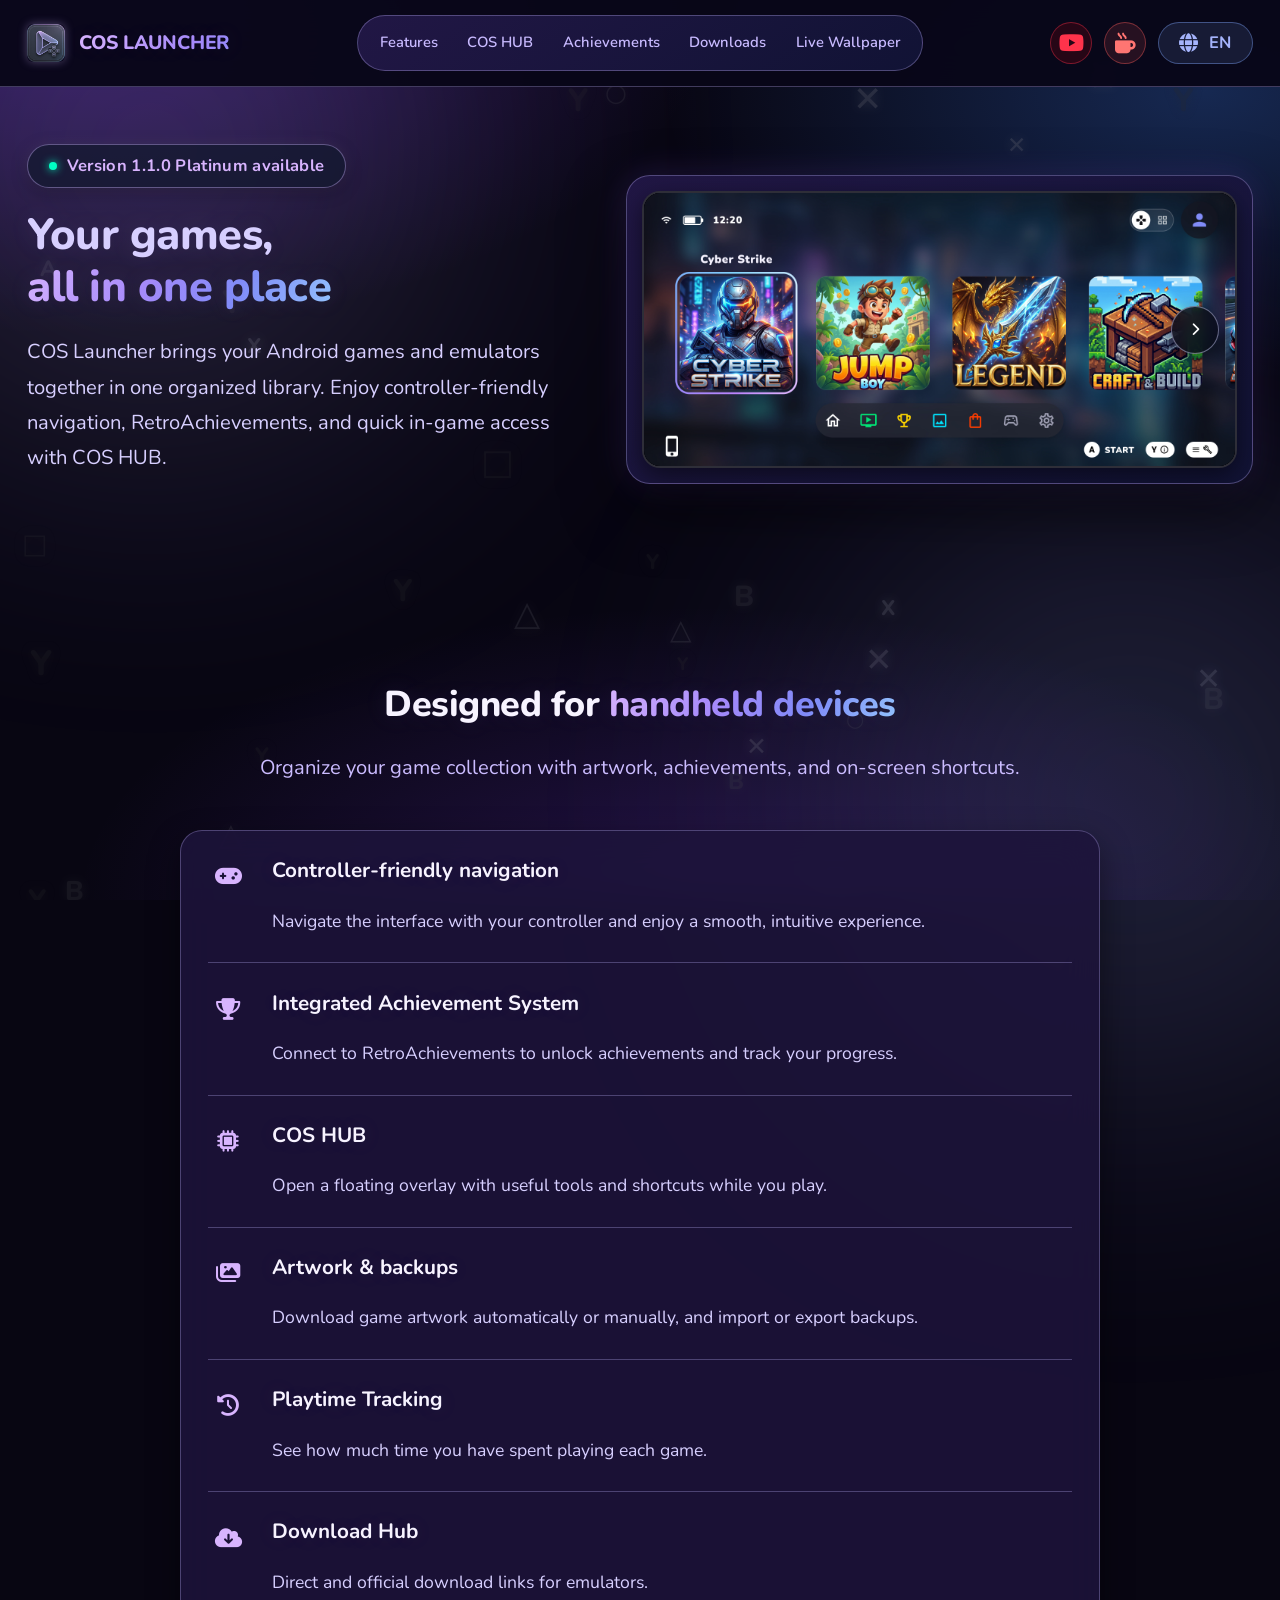
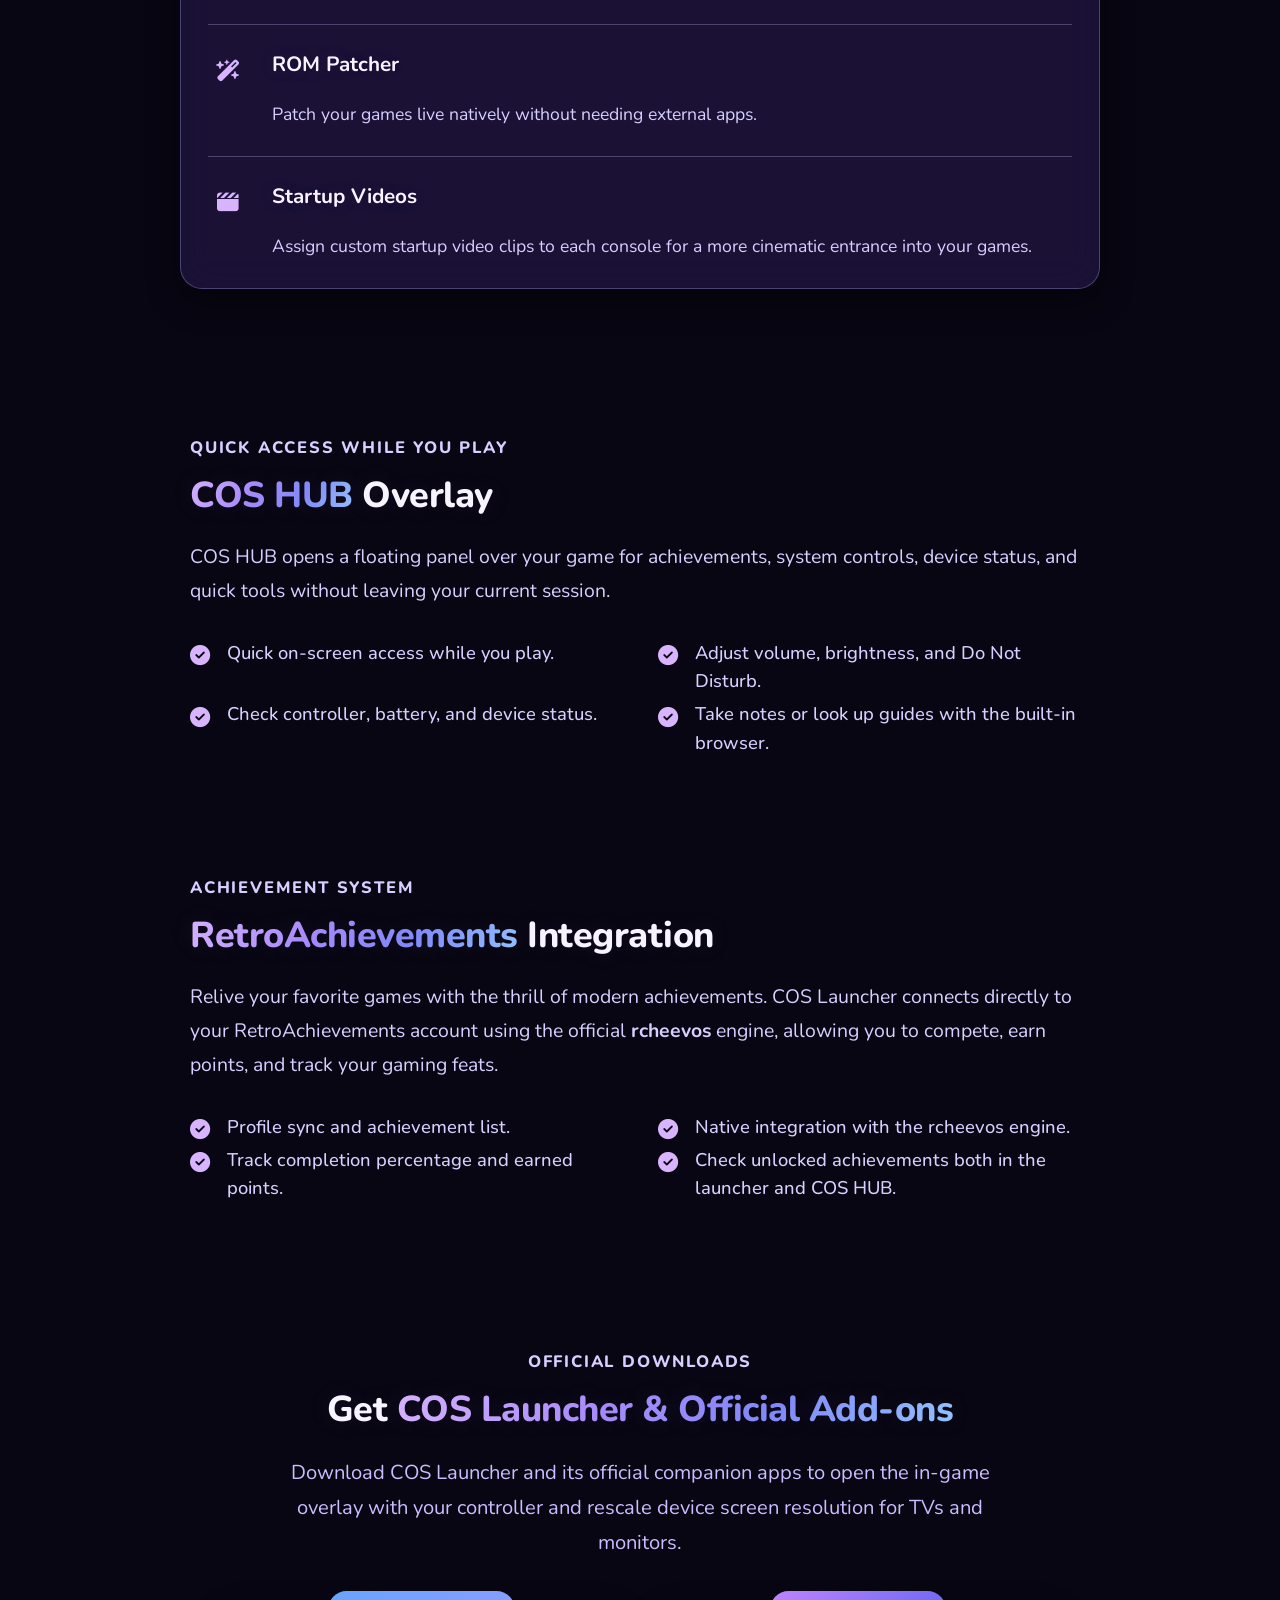
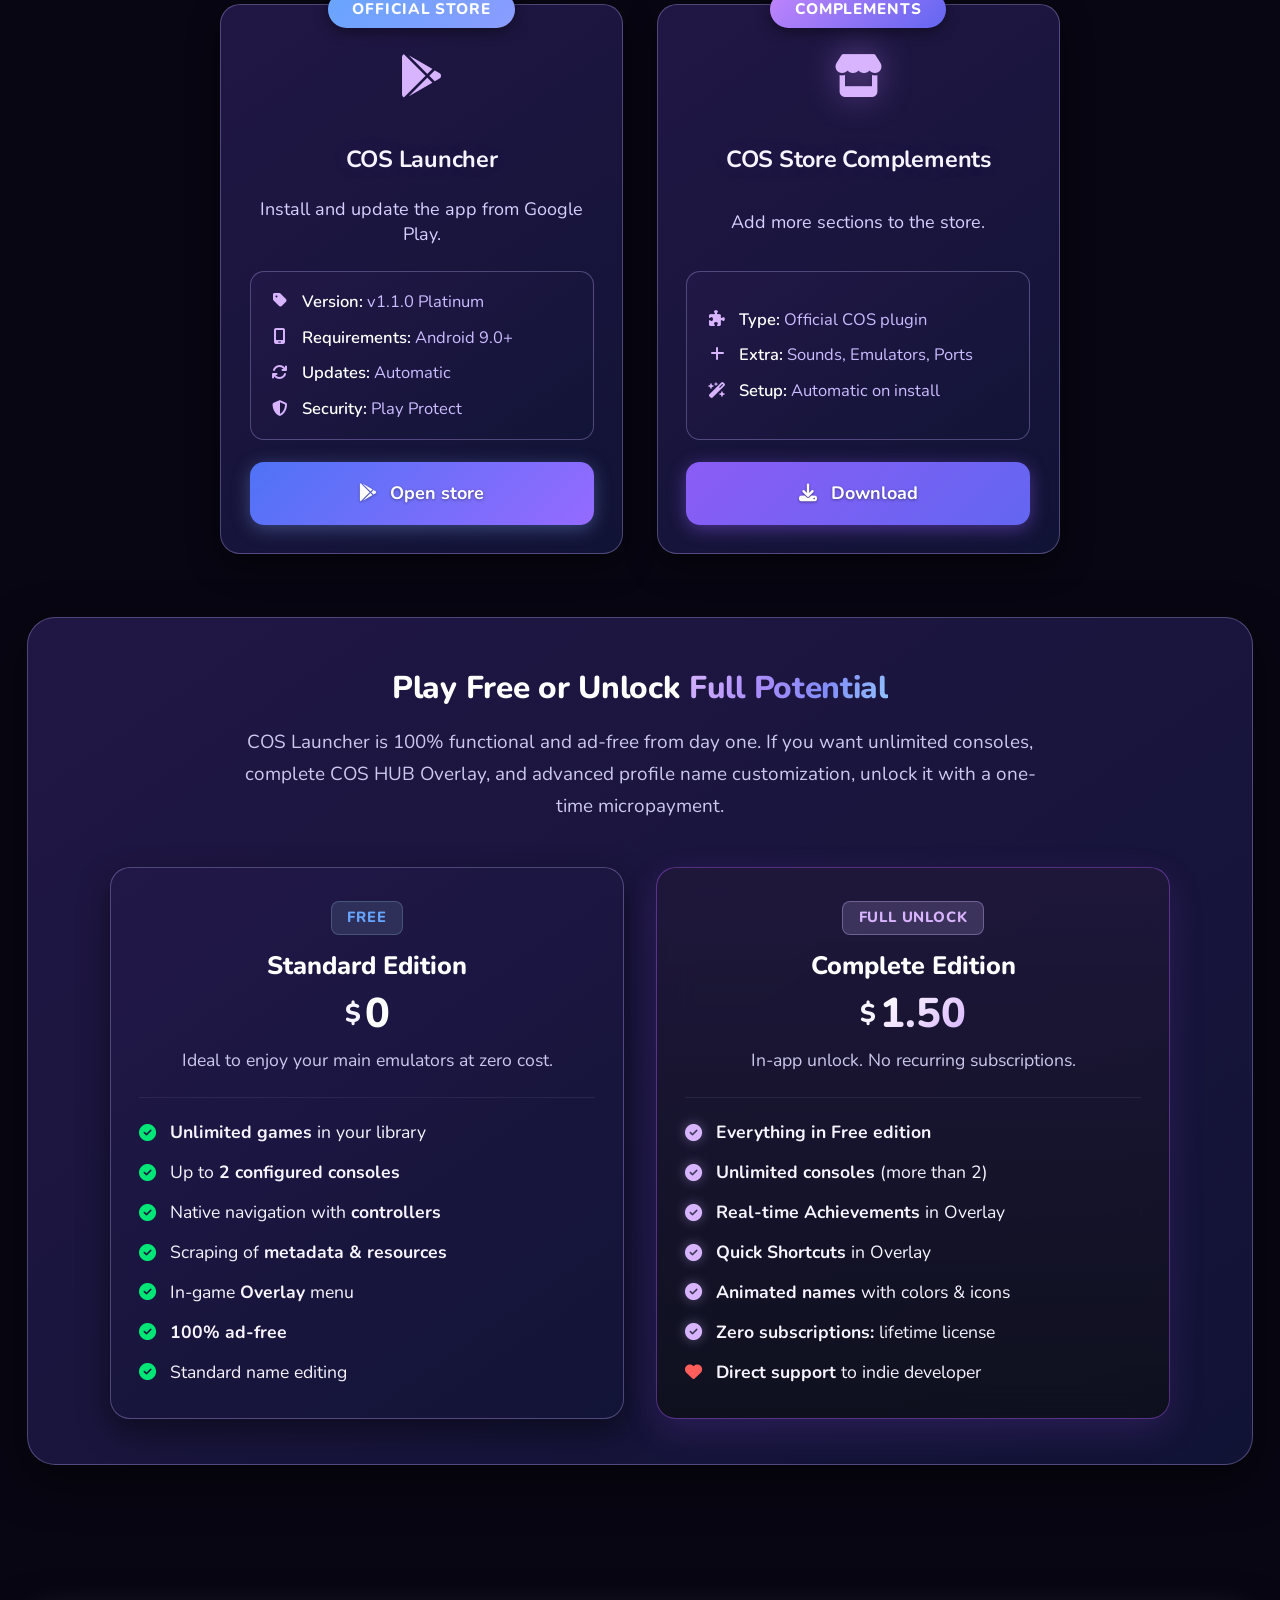
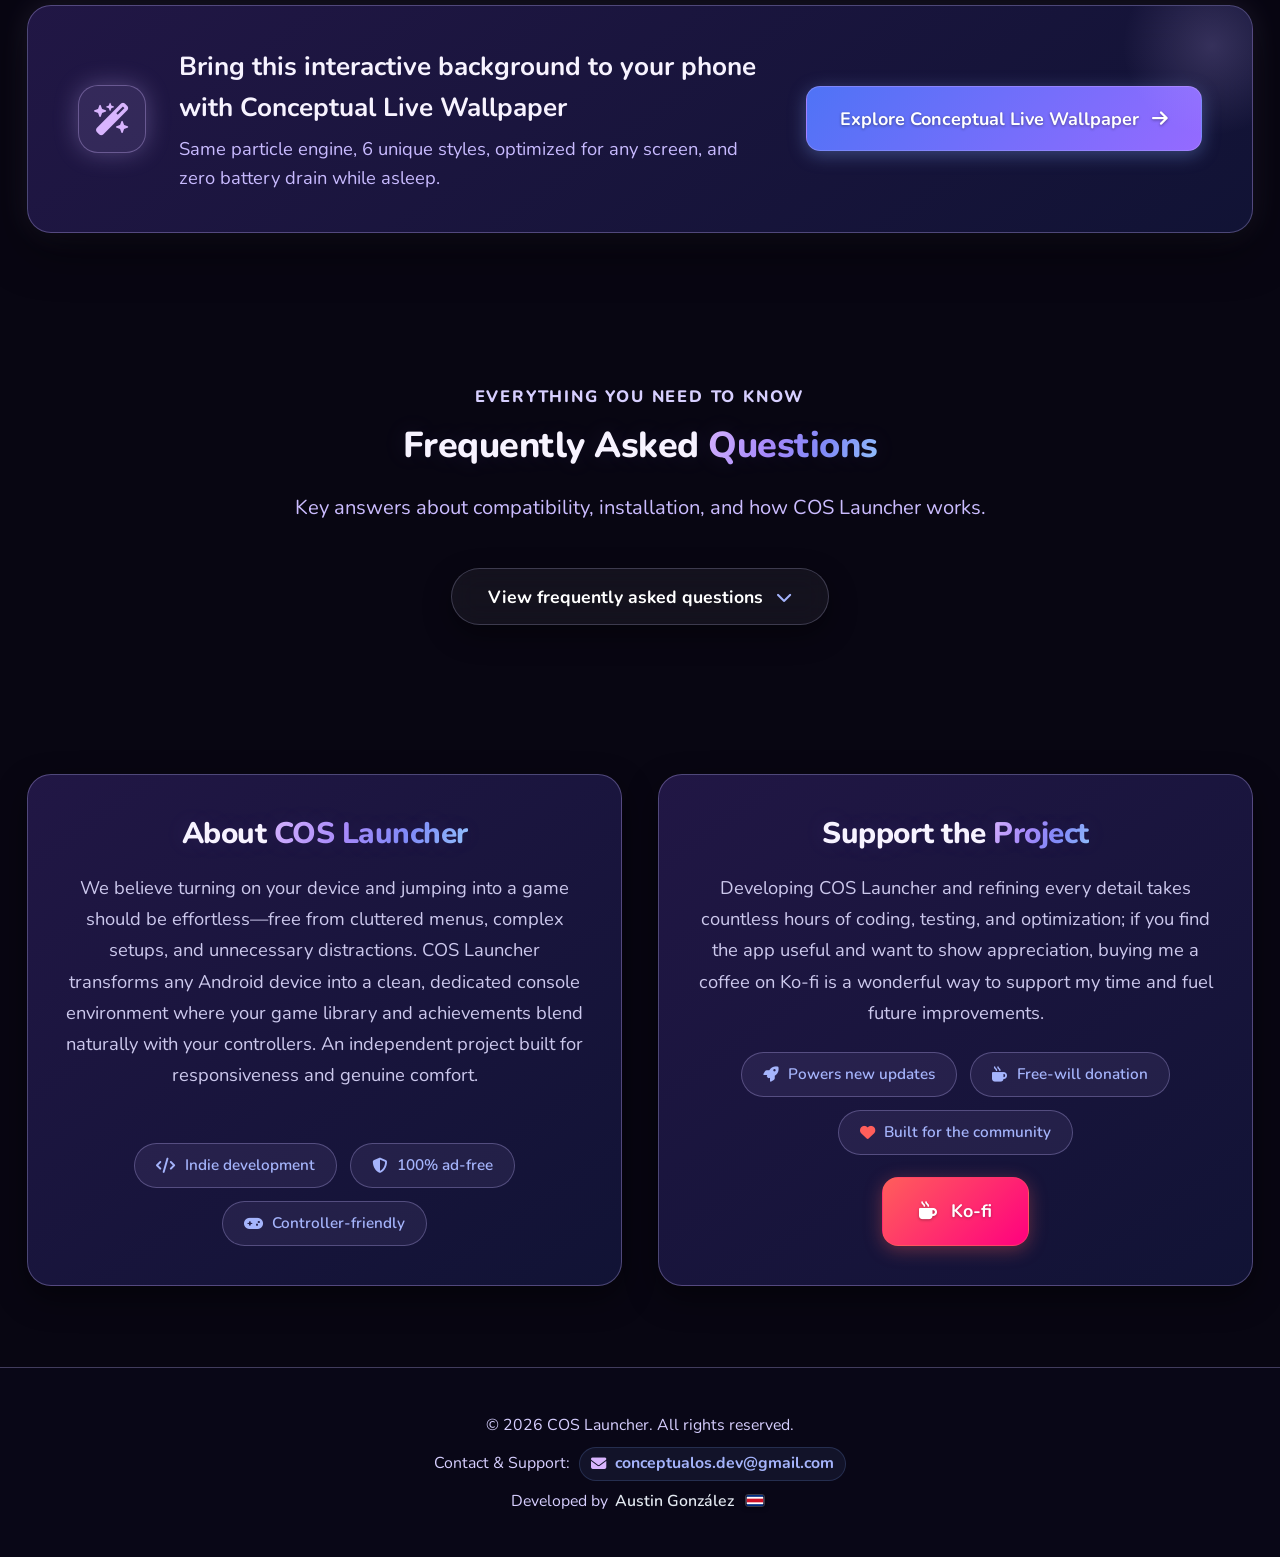
<file: index.html>
<!DOCTYPE html>
<html lang="en">

<head>
    <meta charset="UTF-8">
    <meta name="viewport" content="width=device-width, initial-scale=1.0">
    <title>COS Launcher | Organiza tus juegos en Android</title>
    <meta name="description"
        content="COS Launcher organiza tus juegos de Android y emuladores con navegación mediante controles, RetroAchievements, recursos gráficos y accesos rápidos con COS HUB.">

    <!-- Open Graph / Social Media -->
    <meta property="og:type" content="website">
    <meta property="og:title" content="COS Launcher">
    <meta property="og:description"
        content="Organiza tus juegos de Android y emuladores con navegación mediante controles, RetroAchievements, recursos gráficos y accesos rápidos con COS HUB.">
    <meta property="og:image" content="app_icon.png">
    <meta property="og:url" content="https://coslauncher.com/">

    <link rel="icon" type="image/png" href="app_icon.png">
    <link rel="preload" as="image" href="img/classiclibraryimage.jpg" fetchpriority="high">

    <!-- Font: Nunito -->
    <link rel="preconnect" href="https://fonts.googleapis.com">
    <link rel="preconnect" href="https://fonts.gstatic.com" crossorigin>
    <link
        href="https://fonts.googleapis.com/css2?family=Nunito:wght@400;500;600;700;800;900&display=swap"
        rel="stylesheet">
    <link rel="stylesheet" href="https://cdnjs.cloudflare.com/ajax/libs/font-awesome/6.4.0/css/all.min.css">

    <!-- Custom CSS -->
    <link rel="stylesheet" href="styles.css?v=3.8.16">

    <!-- Critical Plugin Modals & Buttons Styles -->
    <style id="critical-plugin-modals-css">
        .btn-plugin-info {
            width: 56px !important;
            min-width: 56px !important;
            height: 56px !important;
            min-height: 56px !important;
            padding: 0 !important;
            flex-shrink: 0 !important;
            background: rgba(24, 20, 48, 0.88) !important;
            border: 1px solid rgba(211, 211, 255, 0.28) !important;
            border-radius: 14px !important;
            color: #e2e8f0 !important;
            font-size: 1.25rem !important;
            display: inline-flex !important;
            align-items: center !important;
            justify-content: center !important;
            cursor: pointer !important;
            outline: none !important;
            box-sizing: border-box !important;
            transition: all 0.25s ease !important;
        }
        .btn-plugin-info:hover,
        .btn-plugin-info:focus-visible,
        .btn-km-info:hover,
        .btn-km-info:focus-visible,
        .btn-rescaler-info:hover,
        .btn-rescaler-info:focus-visible {
            background: linear-gradient(135deg, #8b5cf6, #6366f1) !important;
            border-color: rgba(255, 255, 255, 0.35) !important;
            color: #FFFFFF !important;
            transform: translateY(-2px) !important;
            box-shadow: 0 8px 25px rgba(168, 85, 247, 0.65), 0 0 20px rgba(99, 102, 241, 0.5) !important;
        }
        .plugin-info-modal-backdrop {
            position: fixed !important;
            top: 0 !important;
            left: 0 !important;
            right: 0 !important;
            bottom: 0 !important;
            width: 100vw !important;
            height: 100vh !important;
            background: rgba(3, 4, 10, 0.88) !important;
            backdrop-filter: blur(10px) !important;
            -webkit-backdrop-filter: blur(10px) !important;
            z-index: 999999 !important;
            display: none;
            align-items: center !important;
            justify-content: center !important;
            padding: 1.25rem !important;
            opacity: 0 !important;
            pointer-events: none !important;
            transition: opacity 0.28s cubic-bezier(0.16, 1, 0.3, 1) !important;
            box-sizing: border-box !important;
            overflow-y: auto !important;
            -webkit-overflow-scrolling: touch !important;
            overscroll-behavior: contain !important;
            will-change: opacity !important;
        }
        .plugin-info-modal-backdrop.active {
            display: flex !important;
            opacity: 1 !important;
            pointer-events: auto !important;
        }
        .plugin-info-modal-card {
            background: rgba(20, 16, 42, 0.98) !important;
            border: 1px solid rgba(211, 211, 255, 0.22) !important;
            border-radius: 26px !important;
            box-shadow: 0 20px 50px rgba(0, 0, 0, 0.8), 0 0 30px rgba(139, 92, 246, 0.2) !important;
            max-width: 620px !important;
            width: 100% !important;
            max-height: 88vh !important;
            display: flex !important;
            flex-direction: column !important;
            position: relative !important;
            overflow: hidden !important;
            transform: scale(0.96) translateZ(0) !important;
            transition: transform 0.28s cubic-bezier(0.16, 1, 0.3, 1), opacity 0.28s cubic-bezier(0.16, 1, 0.3, 1) !important;
            box-sizing: border-box !important;
            will-change: transform, opacity !important;
        }
        .plugin-info-modal-card.rescaler-card {
            box-shadow: 0 20px 50px rgba(0, 0, 0, 0.8), 0 0 30px rgba(56, 189, 248, 0.2) !important;
        }
        .plugin-info-modal-backdrop.active .plugin-info-modal-card {
            transform: scale(1) translateZ(0) !important;
        }
        .plugin-modal-title {
            font-size: clamp(1.45rem, 1.6vw, 1.65rem) !important;
            font-weight: 800 !important;
            color: #FFFFFF !important;
            margin: 0 0 0.35rem 0 !important;
        }
        .plugin-modal-subtitle {
            font-size: 1.02rem !important;
            color: var(--text-body, #94a3b8) !important;
            line-height: 1.5 !important;
        }
        .plugin-modal-body {
            padding: 1.25rem 2rem 2.2rem 2rem !important;
            font-size: 1.02rem !important;
            line-height: 1.65 !important;
        }
        .plugin-modal-desc-box {
            font-size: 1.02rem !important;
            line-height: 1.65 !important;
            padding: 1.25rem 1.4rem !important;
        }
        .plugin-modal-highlight-title {
            font-size: 1.06rem !important;
        }
        .plugin-modal-highlight-box p {
            font-size: 1rem !important;
            line-height: 1.6 !important;
        }
        .plugin-modal-feature-text h5 {
            font-size: 1.02rem !important;
        }
        .plugin-modal-feature-text p {
            font-size: 0.98rem !important;
            line-height: 1.55 !important;
        }
    </style>
</head>

<body class="nunito-page">

    <!-- Floating Buttons & Icons Background (Bare ABXY & PlayStation Symbols) -->
    <div id="floatingIconsBg" class="floating-icons-container"></div>

    <!-- Ambient Moon Dust Glows -->
    <div class="glow-bg glow-top-left"></div>
    <div class="glow-bg glow-bottom-right"></div>

    <!-- Navigation Header -->
    <header class="navbar">
        <div class="nav-container">
            <!-- Clean Unencapsulated Brand Logo -->
            <a href="#" class="brand-logo">
                <img src="app_icon.png" alt="Logotipo de COS Launcher" class="brand-app-icon">
                <div class="brand-text">
                    <span class="brand-title brand-title-white">COS LAUNCHER</span>
                </div>
            </a>

            <!-- Nav Links Capsule Pill Container -->
            <nav class="nav-links nav-capsule">
                <a href="#features" class="nav-item-pill" data-i18n="nav_features">Funciones</a>
                <a href="#neural-overlay" class="nav-item-pill" data-i18n="nav_cos_hub">COS HUB</a>
                <a href="#achievements" class="nav-item-pill" data-i18n="nav_achievements">Logros</a>
                <a href="#download" class="nav-item-pill" data-i18n="nav_download">Descargas</a>
                <a href="wallpaper.html" class="nav-item-pill nav-pill-wp" data-i18n="nav_wallpaper">Live Wallpaper</a>
            </nav>

            <div class="nav-actions">
                <a href="https://www.youtube.com/@ConceptualOS" target="_blank" rel="noopener noreferrer"
                    class="youtube-nav-pill" id="youtubeNavBtn" title="Canal oficial de YouTube / Official YouTube Channel" aria-label="YouTube">
                    <i class="fa-brands fa-youtube"></i>
                </a>
                <a href="#kofi" class="kofi-nav-pill" id="kofiNavBtn" title="Apoyar en Ko-fi / Support on Ko-fi" aria-label="Ko-fi">
                    <i class="fa-solid fa-mug-hot"></i>
                </a>
                <div class="badge-pill lang-toggle-pill" id="langToggleBtn" role="button" tabindex="0"
                    title="Cambiar idioma / Change language">
                    <i class="fa-solid fa-globe"></i>
                    <span class="badge-text" id="langText">EN</span>
                </div>
                <button class="mobile-toggle" id="mobileMenuBtn" aria-label="Abrir Menú">
                    <i class="fa-solid fa-bars"></i>
                </button>
            </div>
        </div>
    </header>

    <!-- Hero Section -->
    <section class="hero-section">
        <div class="container hero-container">
            <div class="hero-content">
                <!-- Badges Row: Version Badge -->
                <div class="hero-badges-row">
                    <div class="badge-pill hero-version-pill">
                        <span class="badge-dot badge-dot-pulse"></span>
                        <span class="badge-text" data-i18n="hero_badge">Versión 1.1.0 Platinum disponible</span>
                    </div>
                </div>

                <h1 class="hero-title" data-i18n="hero_title">
                    Tus juegos, <br>
                    <span class="gradient-text">en un solo lugar</span>
                </h1>
                <p class="hero-description" data-i18n="hero_desc">
                    COS Launcher reúne tus juegos de Android y emuladores en una biblioteca organizada. Disfruta de
                    navegación con controles, logros de RetroAchievements y accesos rápidos durante tus partidas con COS
                    HUB.
                </p>
            </div>

            <div class="hero-visual">
                <div class="hero-showcase-container">
                    <div class="hero-screenshot-card glass-card" id="heroScreenshotCard">
                        <div class="hero-device-bezel">
                            <div class="hero-media-wrap">
                                <button type="button" class="hero-image-open-btn" id="heroImageOpenBtn" aria-label="Ampliar captura">
                                    <img src="img/modernhomeimage.jpg" alt="Pantalla de inicio moderna de COS Launcher" class="hero-screen-img" id="heroScreenImg" loading="eager">
                                </button>
                                <button type="button" class="hero-slide-arrow hero-slide-prev" id="heroSlidePrevBtn" aria-label="Captura anterior" hidden>
                                    <i class="fa-solid fa-chevron-left"></i>
                                </button>
                                <button type="button" class="hero-slide-arrow hero-slide-next" id="heroSlideNextBtn" aria-label="Siguiente captura">
                                    <i class="fa-solid fa-chevron-right"></i>
                                </button>
                            </div>
                        </div>
                    </div>
                </div>
            </div>
        </div>
    </section>

    <!-- Key Features Section -->
    <section id="features" class="section features-section">
        <div class="container">
            <div class="section-header text-center">
                <h2 class="section-title" data-i18n="features_title">Diseñado para <span class="gradient-text">dispositivos portátiles</span></h2>
                <p class="section-description" data-i18n="features_desc">
                    Organiza tu colección de juegos con recursos gráficos, logros y accesos rápidos en pantalla.
                </p>
            </div>

            <div id="featuresGrid" class="features-grid feature-list" style="margin-top: 2.5rem;">
                <!-- 1. Navegación con controles (Visible) -->
                <div class="feature-card glass-card">
                    <div class="feature-icon glow-purple">
                        <i class="fa-solid fa-gamepad"></i>
                    </div>
                    <h3 data-i18n="f1_title">Navegación con controles</h3>
                    <p data-i18n="f1_desc">Recorre la interfaz con tus controles y disfruta de una navegación fluida e intuitiva.</p>
                </div>

                <!-- 2. Sistema de Logros Integrado (Visible) -->
                <div class="feature-card glass-card">
                    <div class="feature-icon glow-purple">
                        <i class="fa-solid fa-trophy"></i>
                    </div>
                    <h3 data-i18n="f4_title">Sistema de Logros Integrado</h3>
                    <p data-i18n="f4_desc">Conecta con RetroAchievements para desbloquear logros y seguir tu progreso.</p>
                </div>

                <!-- 3. COS HUB (Visible) -->
                <div class="feature-card glass-card">
                    <div class="feature-icon glow-cyan">
                        <i class="fa-solid fa-microchip"></i>
                    </div>
                    <h3 data-i18n="f3_title">COS HUB</h3>
                    <p data-i18n="f3_desc">Abre una superposición flotante con herramientas y accesos rápidos mientras juegas.</p>
                </div>

                <!-- 4. Recursos y copias de seguridad -->
                <div class="feature-card glass-card">
                    <div class="feature-icon glow-blue">
                        <i class="fa-solid fa-images"></i>
                    </div>
                    <h3 data-i18n="f2_title">Recursos y copias de seguridad</h3>
                    <p data-i18n="f2_desc">Descarga recursos gráficos de forma automática o manual, e importa o exporta copias de seguridad.</p>
                </div>

                <!-- 5. Seguimiento de Tiempo de Juego -->
                <div class="feature-card glass-card">
                    <div class="feature-icon glow-blue">
                        <i class="fa-solid fa-clock-rotate-left"></i>
                    </div>
                    <h3 data-i18n="f5_title">Seguimiento de Tiempo de Juego</h3>
                    <p data-i18n="f5_desc">Consulta cuánto tiempo has dedicado a cada juego.</p>
                </div>

                <!-- 7. Central de descargas -->
                <div class="feature-card glass-card">
                    <div class="feature-icon glow-blue">
                        <i class="fa-solid fa-cloud-arrow-down"></i>
                    </div>
                    <h3 data-i18n="f7_title">Central de descargas</h3>
                    <p data-i18n="f7_desc">Enlaces de descarga directos y oficiales de los emuladores.</p>
                </div>

                <!-- 8. Parcheador de ROMs -->
                <div class="feature-card glass-card">
                    <div class="feature-icon glow-purple">
                        <i class="fa-solid fa-wand-magic-sparkles"></i>
                    </div>
                    <h3 data-i18n="f8_title">Parcheador de ROMs</h3>
                    <p data-i18n="f8_desc">Parchea tus juegos en vivo de forma nativa sin necesidad de aplicaciones externas.</p>
                </div>

                <!-- 9. Videos de inicio -->
                <div class="feature-card glass-card">
                    <div class="feature-icon glow-cyan">
                        <i class="fa-solid fa-clapperboard"></i>
                    </div>
                    <h3 data-i18n="f9_title">Videos de inicio</h3>
                    <p data-i18n="f9_desc">Asigna clips de vídeo de inicio personalizados a cada consola para una entrada más cinematográfica a los juegos.</p>
                </div>
            </div>
        </div>
    </section>

    <!-- Deep Dive: COS HUB Overlay -->
    <section id="neural-overlay" class="section overlay-section">
        <div class="container overlay-container">
            <template>
            <div class="overlay-visual">
                <div class="cos-overlay-window glass-card">
                    <!-- Top Overlay Header & Navigation Tabs (7 Tabs) -->
                    <div class="overlay-top-nav">
                        <div class="overlay-brand">
                            <span class="overlay-title-text">COS HUB</span>
                        </div>
                        <div class="overlay-tabs-row">
                            <span class="overlay-icon-btn active" role="button" tabindex="0" title="Jugando"><i
                                    class="fa-solid fa-play"></i></span>
                            <span class="overlay-icon-btn" role="button" tabindex="0" title="Logros"><i
                                    class="fa-solid fa-trophy"></i></span>
                            <span class="overlay-icon-btn" role="button" tabindex="0" title="Herramientas"><i
                                    class="fa-solid fa-wrench"></i></span>
                            <span class="overlay-icon-btn" role="button" tabindex="0" title="Música"><i
                                    class="fa-solid fa-music"></i></span>
                            <span class="overlay-icon-btn" role="button" tabindex="0" title="Navegador Web"><i
                                    class="fa-solid fa-magnifying-glass"></i></span>
                            <span class="overlay-icon-btn" role="button" tabindex="0" title="Controles"><i
                                    class="fa-solid fa-gamepad"></i></span>
                            <span class="overlay-icon-btn" role="button" tabindex="0" title="Estado del dispositivo"><i
                                    class="fa-solid fa-microchip"></i></span>
                        </div>
                    </div>

                    <!-- Overlay Active View: Dynamic 7-Tabs Viewport -->
                    <div class="overlay-viewport-content">
                        <!-- Tab View 1: Jugando -->
                        <div class="overlay-tab-view active centered-tab-view" id="overlayViewPlaying">
                            <div class="overlay-ambient-glow"></div>
                            <div class="active-game-info text-center-info">
                                <span class="game-status-pill"><i class="fa-solid fa-play"></i> JUGANDO A</span>
                                <h3 class="active-game-title">Aetherium: Zero</h3>
                            </div>
                        </div>

                        <!-- Tab View 2: Logros (1 logro) -->
                        <div class="overlay-tab-view" id="overlayViewAchievements">
                            <div class="overlay-ach-header">
                                <div class="active-game-info">
                                    <span class="game-status-pill"><i class="fa-solid fa-trophy"></i> LOGROS</span>
                                </div>
                            </div>

                            <div class="overlay-ach-content-wrap">
                                <div class="overlay-ach-subbar">
                                    <h3 class="active-game-title">Aetherium: Zero</h3>
                                    <div class="ach-header-progress">
                                        <div class="ra-progress-track">
                                            <div class="ra-progress-fill" style="width: 50%;"></div>
                                        </div>
                                        <span class="ra-subcapsule-badge">25/50</span>
                                    </div>
                                </div>

                                <div class="overlay-ach-list">
                                    <div class="overlay-ach-item">
                                        <span class="ach-item-title">Primer campeón</span>
                                        <span class="pts-gold">5 PTS</span>
                                    </div>
                                </div>
                            </div>
                        </div>

                        <!-- Tab View 3: Herramientas de Sistema (4 Opciones: Volumen, Brillo, No Molestar, Notas) -->
                        <div class="overlay-tab-view" id="overlayViewSystem">
                            <div class="overlay-tab-header">
                                <div class="active-game-info">
                                    <span class="game-status-pill"><i class="fa-solid fa-wrench"></i> HERRAMIENTAS DE SISTEMA</span>
                                </div>
                            </div>

                            <div class="overlay-tools-content-wrap">
                                <div class="overlay-tools-grid">
                                    <!-- Option 1: Barra de Volumen -->
                                    <div class="tool-card">
                                        <div class="tool-label-row">
                                            <span><i class="fa-solid fa-volume-high" id="sysVolIcon"></i> Volumen</span>
                                            <span class="tool-val-text" id="sysVolVal">75%</span>
                                        </div>
                                        <div class="tool-slider-box">
                                            <input type="range" class="tool-slider-native" id="sysVolSlider" min="0"
                                                max="100" value="75" aria-label="Volumen">
                                            <div class="progress-bar-container">
                                                <div class="progress-bar-fill" id="sysVolFill" style="width: 75%;">
                                                </div>
                                            </div>
                                            <div class="tool-slider-thumb" id="sysVolThumb"
                                                style="left: calc(7px + 0.75 * (100% - 14px));"></div>
                                        </div>
                                    </div>

                                    <!-- Option 2: Barra de Brillo -->
                                    <div class="tool-card">
                                        <div class="tool-label-row">
                                            <span><i class="fa-solid fa-sun" id="sysBrightIcon"></i> Brillo</span>
                                            <span class="tool-val-text" id="sysBrightVal">85%</span>
                                        </div>
                                        <div class="tool-slider-box">
                                            <input type="range" class="tool-slider-native" id="sysBrightSlider" min="0"
                                                max="100" value="85" aria-label="Brillo">
                                            <div class="progress-bar-container">
                                                <div class="progress-bar-fill" id="sysBrightFill" style="width: 85%;">
                                                </div>
                                            </div>
                                            <div class="tool-slider-thumb" id="sysBrightThumb"
                                                style="left: calc(7px + 0.85 * (100% - 14px));"></div>
                                        </div>
                                    </div>

                                    <!-- Option 3: Botón No Molestar -->
                                    <div class="tool-card tool-button active" id="dndBtn" role="button" tabindex="0"
                                        aria-label="Modo no molestar">
                                        <i class="fa-solid fa-moon"></i>
                                        <div class="tool-btn-info">
                                            <span class="tool-btn-title">No molestar</span>
                                            <span class="tool-btn-sub" id="dndSubText">Activado</span>
                                        </div>
                                    </div>

                                    <!-- Option 4: Notas del Juego (Al lado de No Molestar) -->
                                    <div class="tool-card tool-note-card">
                                        <div class="tool-label-row">
                                            <span><i class="fa-solid fa-note-sticky"></i> Notas</span>
                                        </div>
                                        <div class="tool-note-box">
                                            <input type="text" class="tool-note-input" id="sysNoteInput"
                                                value="Ataque especial: fase 2" placeholder="Escribe una nota..."
                                                spellcheck="false" autocomplete="off" aria-label="Notas del juego">
                                        </div>
                                    </div>
                                </div>
                            </div>
                        </div>

                        <!-- Tab View 4: Reproductor de Música -->
                        <div class="overlay-tab-view" id="overlayViewMusic">
                            <div class="overlay-tab-header">
                                <div class="active-game-info">
                                    <span class="game-status-pill"><i class="fa-solid fa-music"></i> REPRODUCTOR DE MÚSICA</span>
                                </div>
                            </div>

                            <div class="overlay-music-content-wrap">
                                <h3 class="active-game-title" id="musicTrackTitle">Soundtrack 01</h3>
                                <div class="overlay-music-box">
                                    <!-- Audio element for background soundtrack -->
                                    <audio id="bgMusicAudio" src="m4a/cos_launcher_background.m4a"
                                        preload="metadata"></audio>

                                    <!-- Song Progress & Time Counter -->
                                    <div class="music-time-row">
                                        <span id="musicCurrentTime">00:00</span>
                                        <div class="tool-slider-box" style="flex: 1;">
                                            <input type="range" class="tool-slider-native" id="musicSeekSlider" min="0"
                                                max="100" value="0" step="0.1" aria-label="Progreso de la canción">
                                            <div class="progress-bar-container">
                                                <div class="progress-bar-fill" id="musicProgressFill"
                                                    style="width: 0%;"></div>
                                            </div>
                                            <div class="tool-slider-thumb" id="musicSeekThumb"
                                                style="left: calc(7px + 0 * (100% - 14px));"></div>
                                        </div>
                                        <span id="musicTotalTime">00:00</span>
                                    </div>

                                    <!-- Media Player Controls -->
                                    <div class="music-controls-row">
                                        <button class="music-btn" id="musicPrevBtn" aria-label="Canción anterior"
                                            title="Canción anterior"><i class="fa-solid fa-backward-step"></i></button>
                                        <button class="music-btn play-pause-btn" id="musicPlayPauseBtn"
                                            aria-label="Reproducir o pausar"><i class="fa-solid fa-play"
                                                id="musicPlayIcon"></i></button>
                                        <button class="music-btn" id="musicNextBtn" aria-label="Siguiente canción"
                                            title="Siguiente canción"><i class="fa-solid fa-forward-step"></i></button>
                                    </div>

                                    <!-- Independent Music Volume Bar -->
                                    <div class="music-vol-row">
                                        <div class="tool-label-row" style="width: 100%;">
                                            <span><i class="fa-solid fa-sliders"></i> Volumen de Música</span>
                                            <span class="tool-val-text" id="musicVolVal">60%</span>
                                        </div>
                                        <div class="tool-slider-box" style="width: 100%;">
                                            <input type="range" class="tool-slider-native" id="musicVolSlider" min="0"
                                                max="100" value="60" aria-label="Volumen de Música">
                                            <div class="progress-bar-container">
                                                <div class="progress-bar-fill" id="musicVolFill" style="width: 60%;">
                                                </div>
                                            </div>
                                            <div class="tool-slider-thumb" id="musicVolThumb"
                                                style="left: calc(7px + 0.60 * (100% - 14px));"></div>
                                        </div>
                                    </div>
                                </div>
                            </div>
                        </div>

                        <!-- Tab View 5: Navegador Web -->
                        <div class="overlay-tab-view" id="overlayViewBrowser">
                            <div class="overlay-tab-header">
                                <div class="active-game-info">
                                    <span class="game-status-pill"><i class="fa-solid fa-magnifying-glass"></i> NAVEGADOR WEB INTEGRADO</span>
                                </div>
                            </div>

                            <div class="overlay-browser-content-wrap">
                                <div class="web-url-bar">
                                    <i class="fa-solid fa-globe"></i>
                                    <span>Aetherium: Zero Guía</span>
                                </div>

                                <div class="overlay-browser-preview">
                                    <div class="browser-result-card">
                                        <span class="result-site">Guía de Juego • Wiki Gamer</span>
                                        <h4>Aetherium: Zero Guía - Estrategia para Vencer Jefes</h4>
                                        <p>Guía paso a paso para esquivar ataques y derrotar a los jefes de Aetherium:
                                            Zero...</p>
                                    </div>
                                </div>
                            </div>
                        </div>

                        <!-- Tab View 6: Controles y batería -->
                        <div class="overlay-tab-view" id="overlayViewGamepad">
                            <div class="overlay-tab-header">
                                <div class="active-game-info">
                                    <span class="game-status-pill"><i class="fa-solid fa-gamepad"></i> CONTROLES</span>
                                </div>
                            </div>

                            <div class="overlay-gamepad-content-wrap">
                                <div class="overlay-gamepad-box">
                                    <div class="gamepad-status-card">
                                        <i class="fa-solid fa-gamepad gamepad-hero-icon"></i>
                                        <div class="gamepad-info">
                                            <span class="gamepad-name">Control</span>
                                            <span class="gamepad-battery-text"><i
                                                    class="fa-solid fa-battery-full green-glow"></i> Batería del
                                                control: 85%</span>
                                        </div>
                                    </div>
                                </div>
                            </div>
                        </div>

                        <!-- Tab View 7: Estado del Dispositivo -->
                        <div class="overlay-tab-view" id="overlayViewHardware">
                            <div class="overlay-tab-header">
                                <div class="active-game-info">
                                    <span class="game-status-pill"><i class="fa-solid fa-microchip"></i> ESTADO DEL DISPOSITIVO</span>
                                </div>
                            </div>

                            <div class="overlay-hardware-content-wrap">
                                <div class="overlay-hardware-grid">
                                    <div class="hw-card">
                                        <span class="hw-label"><i class="fa-solid fa-temperature-half"></i> Temp.
                                            Batería</span>
                                        <span class="hw-val">34°C</span>
                                    </div>
                                    <div class="hw-card">
                                        <span class="hw-label"><i class="fa-solid fa-microchip"></i> Temp. CPU</span>
                                        <span class="hw-val">42°C</span>
                                    </div>
                                    <div class="hw-card">
                                        <span class="hw-label"><i class="fa-solid fa-hard-drive"></i>
                                            Almacenamiento</span>
                                        <span class="hw-val">45 GB de 256 GB</span>
                                    </div>
                                    <div class="hw-card">
                                        <span class="hw-label"><i class="fa-solid fa-memory"></i> Memoria RAM</span>
                                        <span class="hw-val">4.5 GB de 12 GB</span>
                                    </div>
                                </div>
                            </div>
                        </div>
                    </div>
                </div>
            </div>
            </template>

            <div class="overlay-content">
                <span class="section-subtitle" data-i18n="hub_subtitle">ACCESOS RÁPIDOS DURANTE LA PARTIDA</span>
                <h2 class="section-title" data-i18n="hub_title"><span class="gradient-text">COS HUB</span> Overlay</h2>
                <p data-i18n="hub_desc">
                    COS HUB abre un panel flotante sobre el juego para consultar logros, cambiar ajustes del sistema,
                    revisar el estado del dispositivo y acceder a herramientas rápidas sin salir de la partida.
                </p>
                <ul class="check-list">
                    <li><i class="fa-solid fa-circle-check"></i> <span data-i18n="hub_check1">Acceso rápido en pantalla durante tus partidas.</span></li>
                    <li><i class="fa-solid fa-circle-check"></i> <span data-i18n="hub_check2">Controla volumen, brillo y No molestar.</span></li>
                    <li><i class="fa-solid fa-circle-check"></i> <span data-i18n="hub_check3">Consulta controles, batería y estado del dispositivo.</span></li>
                    <li><i class="fa-solid fa-circle-check"></i> <span data-i18n="hub_check4">Toma notas o consulta guías con el navegador integrado.</span></li>
                </ul>
            </div>
        </div>
    </section>

    <!-- Deep Dive: RetroAchievements Section -->
    <section id="achievements" class="section achievements-section">
        <div class="container overlay-container">
            <div class="overlay-content">
                <span class="section-subtitle" data-i18n="ach_subtitle">SISTEMA DE LOGROS</span>
                <h2 class="section-title" data-i18n="ach_title">Integración con <span class="gradient-text">RetroAchievements</span></h2>
                <p data-i18n="ach_desc">
                    Revive tus juegos favoritos con la emoción de los logros modernos. COS Launcher se conecta de forma
                    directa con tu cuenta de RetroAchievements utilizando el motor oficial <strong>rcheevos</strong>,
                    permitiéndote competir, sumar puntos y llevar un registro de tus hazañas.
                </p>
                <ul class="check-list">
                    <li><i class="fa-solid fa-circle-check"></i> <span data-i18n="ach_check1">Sincronización de perfil y
                            lista de logros.</span></li>
                    <li><i class="fa-solid fa-circle-check"></i> <span data-i18n="ach_check2">Integración nativa con el
                            motor rcheevos.</span></li>
                    <li><i class="fa-solid fa-circle-check"></i> <span data-i18n="ach_check3">Seguimiento de porcentaje
                            completado.</span></li>
                    <li><i class="fa-solid fa-circle-check"></i> <span data-i18n="ach_check4">Consulta tus logros
                            desbloqueados tanto en el menú como en COS HUB.</span></li>
                </ul>
            </div>

            <template>
            <div class="overlay-visual">
                <div class="ra-hud-card glass-card">
                    <!-- Top Main Capsule Header -->
                    <div class="ra-header-capsule">
                        <div class="ra-header-top">
                            <div class="ra-header-left">
                                <div class="ra-main-icon-wrap" id="achIconWrap">
                                    <i class="fa-solid fa-gamepad" id="achMainIcon"></i>
                                </div>
                                <div class="ra-header-titles">
                                    <h4 id="achMainTitle">Aetherium: Zero</h4>
                                    <span id="achMainDesc">Progreso de logros</span>
                                </div>
                            </div>
                            <span class="pts-gold" id="achMainPts"></span>
                        </div>

                        <!-- Progress Row with Sub-capsule Badge -->
                        <div class="ra-progress-row">
                            <div class="ra-progress-track">
                                <div class="ra-progress-fill" id="achMainProgress" style="width: 50%;"></div>
                            </div>
                            <span class="ra-subcapsule-badge" id="achMainCount">25/50</span>
                        </div>
                    </div>

                    <!-- Content Grid: 5 Columns x 2 Rows (10 Interactive Achievement Icons) -->
                    <div class="ra-icons-grid" id="achIconsGrid">
                        <div class="ra-grid-item" role="button" tabindex="0" data-title="Primer campeón" data-desc="Gana tu primera batalla"
                            data-pts="5 PTS" data-icon="fa-trophy">
                            <i class="fa-solid fa-trophy"></i>
                        </div>
                        <div class="ra-grid-item" role="button" tabindex="0" data-title="Velocidad Máxima" data-desc="Supera el récord"
                            data-pts="10 PTS" data-icon="fa-bolt">
                            <i class="fa-solid fa-bolt"></i>
                        </div>
                        <div class="ra-grid-item" role="button" tabindex="0" data-title="Escudo Inquebrantable" data-desc="Bloquea diez ataques"
                            data-pts="15 PTS" data-icon="fa-shield-halved">
                            <i class="fa-solid fa-shield-halved"></i>
                        </div>
                        <div class="ra-grid-item" role="button" tabindex="0" data-title="Poder Elemental" data-desc="Domina los elementos"
                            data-pts="20 PTS" data-icon="fa-fire">
                            <i class="fa-solid fa-fire"></i>
                        </div>
                        <div class="ra-grid-item" role="button" tabindex="0" data-title="Cazador Supremo" data-desc="Vence al jefe"
                            data-pts="25 PTS" data-icon="fa-skull">
                            <i class="fa-solid fa-skull"></i>
                        </div>
                        <div class="ra-grid-item" role="button" tabindex="0" data-title="Corona Legendaria" data-desc="Consigue el trono"
                            data-pts="30 PTS" data-icon="fa-crown">
                            <i class="fa-solid fa-crown"></i>
                        </div>
                        <div class="ra-grid-item" role="button" tabindex="0" data-title="Gema Oculta" data-desc="Encuentra el secreto"
                            data-pts="10 PTS" data-icon="fa-gem">
                            <i class="fa-solid fa-gem"></i>
                        </div>
                        <div class="ra-grid-item" role="button" tabindex="0" data-title="Estratega Maestro" data-desc="Plan perfecto ejecutado"
                            data-pts="25 PTS" data-icon="fa-medal">
                            <i class="fa-solid fa-medal"></i>
                        </div>
                        <div class="ra-grid-item" role="button" tabindex="0" data-title="Coleccionista experto" data-desc="Reúne todos los objetos"
                            data-pts="50 PTS" data-icon="fa-award">
                            <i class="fa-solid fa-award"></i>
                        </div>
                        <div class="ra-grid-item" role="button" tabindex="0" data-title="Perfección total" data-desc="Alcanza el nivel cien"
                            data-pts="50 PTS" data-icon="fa-star">
                            <i class="fa-solid fa-star"></i>
                        </div>
                    </div>
                </div>
            </div>
            </template>
        </div>
    </section>



    <!-- Download Section -->
    <section id="download" class="section download-section">
        <div class="container text-center">
            <div class="section-header text-center">
                <span class="section-subtitle" data-i18n="dl_subtitle">DESCARGAS OFICIALES</span>
                <h2 class="section-title" data-i18n="dl_title">Obtén <span class="gradient-text">COS Launcher y Complementos Oficiales</span></h2>
                <p class="section-description" data-i18n="dl_desc">
                    Descarga COS Launcher y sus complementos oficiales para abrir el overlay con tu mando y reescalar la pantalla del dispositivo para jugar en TV o monitores.
                </p>
            </div>

            <div class="download-cards-grid downloads-two-cards">
                <!-- Card 1: COS Launcher -->
                <div class="download-card glass-card">
                    <div class="card-badge-top store" data-i18n="dl_store_badge">TIENDA OFICIAL</div>
                    <div class="card-icon"><i class="fa-brands fa-google-play"></i></div>
                    <h3 class="download-card-title" data-i18n="dl_cos_title">COS Launcher</h3>
                    <p class="download-card-description" data-i18n="dl_store_desc">Instala y actualiza la app desde Google Play.</p>

                    <div class="download-specs-list">
                        <div class="download-spec-item">
                            <i class="fa-solid fa-tag"></i>
                            <span data-i18n="dl_spec_version"><strong>Versión:</strong> v1.1.0 Platinum</span>
                        </div>
                        <div class="download-spec-item">
                            <i class="fa-solid fa-mobile-screen"></i>
                            <span data-i18n="dl_spec_req"><strong>Requisitos:</strong> Android 9.0+</span>
                        </div>
                        <div class="download-spec-item">
                            <i class="fa-solid fa-arrows-rotate"></i>
                            <span data-i18n="dl_spec_updates"><strong>Actualizaciones:</strong> Automáticas</span>
                        </div>
                        <div class="download-spec-item">
                            <i class="fa-solid fa-shield-halved"></i>
                            <span data-i18n="dl_spec_protect"><strong>Seguridad:</strong> Play Protect</span>
                        </div>
                    </div>

                    <div class="download-action-group">
                        <a href="https://play.google.com/store/apps/details?id=com.austin.conceptualos" target="_blank" rel="noopener noreferrer"
                            class="btn btn-googleplay btn-block" aria-label="Abrir Google Play Store">
                            <i class="fa-brands fa-google-play"></i> <span data-i18n="dl_store_btn">Abrir tienda</span>
                        </a>
                    </div>
                </div>

                <!-- Card 2: Conceptual Key Mapper -->
                <template>
                <div class="download-card glass-card">
                    <div class="card-badge-top plugin" data-i18n="dl_km_badge">PLUGIN OFICIAL</div>
                    <div class="card-icon plugin-icon"><i class="fa-solid fa-gamepad"></i></div>
                    <h3 class="download-card-title" data-i18n="dl_km_title">Conceptual Key Mapper</h3>
                    <p class="download-card-description" data-i18n="dl_km_desc">Abre el overlay con mando sin tocar la pantalla.</p>

                    <div class="download-specs-list">
                        <div class="download-spec-item">
                            <i class="fa-solid fa-puzzle-piece"></i>
                            <span data-i18n="dl_km_spec_type"><strong>Tipo:</strong> Plugin oficial COS</span>
                        </div>
                        <div class="download-spec-item">
                            <i class="fa-solid fa-gamepad"></i>
                            <span data-i18n="dl_km_spec_overlay"><strong>Acceso:</strong> Botón o combinación</span>
                        </div>
                        <div class="download-spec-item">
                            <i class="fa-solid fa-tv"></i>
                            <span data-i18n="dl_km_spec_target"><strong>Ideal para:</strong> TV y monitores</span>
                        </div>
                        <div class="download-spec-item">
                            <i class="fa-solid fa-wand-magic-sparkles"></i>
                            <span data-i18n="dl_km_spec_setup"><strong>Ajuste:</strong> Automático al instalar</span>
                        </div>
                    </div>

                    <div class="download-action-group">
                        <div class="download-btn-row">
                            <a href="https://github.com/austix22/ConceptualOS-Web/releases/download/v1.0.0/Conceptual-Key-Mapper.apk"
                                class="btn btn-plugin-dl btn-flex" id="keyMapperDlBtn" aria-label="Descargar Conceptual Key Mapper">
                                <i class="fa-solid fa-download"></i> <span data-i18n="dl_km_btn">Descargar</span>
                            </a>
                            <button type="button" class="btn btn-plugin-info btn-km-info" id="infoKeyMapperBtn" onclick="openPluginModal('keyMapperModal')" style="background: rgba(18, 22, 38, 0.85); border: 1px solid rgba(211, 211, 255, 0.28); color: #e2e8f0; width: 56px; min-width: 56px; height: 56px; border-radius: 14px; display: inline-flex; align-items: center; justify-content: center; cursor: pointer; padding: 0; flex-shrink: 0;" aria-label="Información sobre Conceptual Key Mapper" title="¿Cómo funciona Conceptual Key Mapper?">
                                <i class="fa-solid fa-circle-info"></i>
                            </button>
                        </div>
                    </div>
                </div>
                </template>

                <!-- Card 3: COS Store -->
                <div class="download-card glass-card store-complements-card">
                    <div class="card-badge-top complements" data-i18n="dl_complements_badge">COMPLEMENTOS</div>
                    <div class="card-icon complements-icon"><i class="fa-solid fa-store"></i></div>
                    <h3 class="download-card-title" data-i18n="dl_complements_title">COS Store Complements</h3>
                    <p class="download-card-description" data-i18n="dl_complements_desc">Añade más secciones a la tienda.</p>

                    <div class="download-specs-list">
                        <div class="download-spec-item">
                            <i class="fa-solid fa-puzzle-piece"></i>
                            <span data-i18n="dl_complements_type"><strong>Tipo:</strong> Plugin oficial COS</span>
                        </div>
                        <div class="download-spec-item">
                            <i class="fa-solid fa-plus"></i>
                            <span data-i18n="dl_complements_extra"><strong>Extra:</strong> Sonidos, Emuladores, Ports</span>
                        </div>
                        <div class="download-spec-item">
                            <i class="fa-solid fa-wand-magic-sparkles"></i>
                            <span data-i18n="dl_complements_setup"><strong>Ajuste:</strong> Automático al instalar</span>
                        </div>
                    </div>

                    <div class="download-action-group">
                        <a href="https://github.com/austix22/ConceptualOS-Web/releases/download/v1.0.0/COS-Store-Complements.apk"
                            class="btn btn-plugin-dl btn-block">
                            <i class="fa-solid fa-download"></i> <span data-i18n="dl_complements_btn">Descargar</span>
                        </a>
                    </div>
                </div>
            </div>

            <!-- Freemium Transparent Model Comparison Block -->
            <div class="pricing-showcase-box glass-card">
                <div class="pricing-header text-center">
                    <h3 class="pricing-main-title" data-i18n="pricing_title">
                        Juega Gratis o Desbloquea <span class="gradient-text">Todo el Potencial</span>
                    </h3>
                    <p class="pricing-subtitle" data-i18n="pricing_desc">
                        COS Launcher es 100% funcional y libre de anuncios desde el primer segundo. Si deseas consolas ilimitadas, COS HUB Overlay completo y personalización avanzada de nombre de perfil, puedes desbloquearlo con un pago único.
                    </p>
                </div>

                <div class="pricing-tiers-grid">
                    <!-- Free Tier Card -->
                    <div class="pricing-tier-card glass-card">
                        <div class="pricing-tier-header">
                            <span class="tier-badge free" data-i18n="pricing_free_badge">GRATIS</span>
                            <h4 class="tier-name" data-i18n="pricing_free_title">Edición Estándar</h4>
                            <div class="tier-price">
                                <span class="price-currency">$</span><span class="price-val">0</span>
                            </div>
                            <p class="tier-sub" data-i18n="pricing_free_desc">Ideal para jugar tus emuladores principales sin costo alguno.</p>
                        </div>

                        <ul class="tier-features-list">
                            <li><i class="fa-solid fa-circle-check"></i> <span data-i18n="pricing_f1"><strong>Juegos ilimitados</strong> en tu biblioteca</span></li>
                            <li><i class="fa-solid fa-circle-check"></i> <span data-i18n="pricing_f2">Hasta <strong>2 consolas</strong> configuradas</span></li>
                            <li><i class="fa-solid fa-circle-check"></i> <span data-i18n="pricing_f3">Navegación nativa con <strong>mandos</strong></span></li>
                            <li><i class="fa-solid fa-circle-check"></i> <span data-i18n="pricing_f4">Scraping de <strong>metadatos y recursos</strong></span></li>
                            <li><i class="fa-solid fa-circle-check"></i> <span data-i18n="pricing_f5">Menú <strong>Overlay</strong> en partida</span></li>
                            <li><i class="fa-solid fa-circle-check"></i> <span data-i18n="pricing_f6"><strong>100% libre de anuncios</strong></span></li>
                            <li><i class="fa-solid fa-circle-check"></i> <span data-i18n="pricing_f7">Cambio de nombres estándar</span></li>
                        </ul>
                    </div>

                    <!-- Premium Tier Card -->
                    <div class="pricing-tier-card glass-card pro-card">
                        <div class="pricing-tier-header">
                            <span class="tier-badge pro" data-i18n="pricing_pro_badge">DESBLOQUEO COMPLETO</span>
                            <h4 class="tier-name" data-i18n="pricing_pro_title">Edición Completa</h4>
                            <div class="tier-price pro-price">
                                <span class="price-currency">$</span><span class="price-val">1.50</span>
                            </div>
                            <p class="tier-sub" data-i18n="pricing_pro_desc">Desbloqueo directo en la app. Sin suscripciones.</p>
                        </div>

                        <ul class="tier-features-list">
                            <li><i class="fa-solid fa-circle-check glow-check"></i> <span data-i18n="pricing_p0"><strong>Todo lo de la versión gratuita</strong></span></li>
                            <li><i class="fa-solid fa-circle-check glow-check"></i> <span data-i18n="pricing_p1"><strong>Consolas ilimitadas</strong> (agrega más de 2)</span></li>
                            <li><i class="fa-solid fa-circle-check glow-check"></i> <span data-i18n="pricing_p2"><strong>Logros en tiempo real</strong> en el Overlay</span></li>
                            <li><i class="fa-solid fa-circle-check glow-check"></i> <span data-i18n="pricing_p3"><strong>Accesos rápidos</strong> en el Overlay</span></li>
                            <li><i class="fa-solid fa-circle-check glow-check"></i> <span data-i18n="pricing_p4"><strong>Nombres animados</strong> con colores e iconos</span></li>
                            <li><i class="fa-solid fa-circle-check glow-check"></i> <span data-i18n="pricing_p5"><strong>Cero suscripciones:</strong> pago único vitalicio</span></li>
                            <li><i class="fa-solid fa-heart" style="color: #ff5e5b;"></i> <span data-i18n="pricing_p6"><strong>Apoyo directo</strong> al creador independiente</span></li>
                        </ul>
                    </div>
                </div>
            </div>
        </div>
    </section>

    <!-- Conceptual Live Wallpaper Teaser Section -->
    <section class="section wallpaper-teaser-section">
        <div class="container">
            <div class="wallpaper-teaser-card glass-card">
                <div class="wp-teaser-left">
                    <div class="wp-teaser-icon-glow">
                        <i class="fa-solid fa-wand-magic-sparkles"></i>
                    </div>
                    <div class="wp-teaser-text">
                        <h3 data-i18n="wp_home_teaser_title">Lleva este fondo interactivo a tu teléfono con Conceptual Live Wallpaper</h3>
                        <p data-i18n="wp_home_teaser_desc">Mismo motor de partículas, 6 estilos únicos, optimizado para cualquier pantalla y cero consumo de batería en reposo.</p>
                    </div>
                </div>
                <a href="wallpaper.html" class="btn btn-primary wp-teaser-cta" id="wpHomeTeaserBtn">
                    <span data-i18n="wp_home_teaser_btn">Ver Conceptual Live Wallpaper</span>
                    <i class="fa-solid fa-arrow-right"></i>
                </a>
            </div>
        </div>
    </section>

    <!-- FAQ Section -->
    <section id="faq" class="section faq-section">
        <div class="container">
            <div class="section-header text-center">
                <span class="section-subtitle" data-i18n="faq_subtitle">RESOLVEMOS TUS DUDAS</span>
                <h2 class="section-title" data-i18n="faq_title">Preguntas <span class="gradient-text">Frecuentes</span></h2>
                <p class="section-description" data-i18n="faq_desc">
                    Todo lo que necesitas saber sobre compatibilidad, instalación y funcionamiento de COS Launcher.
                </p>
                <div class="expand-toggle-wrapper text-center" style="margin-top: 1.8rem;">
                    <button type="button" id="faqToggleBtn" class="btn-expand-toggle" aria-expanded="false">
                        <span class="toggle-text" data-i18n="faq_show_more">Ver preguntas frecuentes</span>
                        <i class="fa-solid fa-chevron-down toggle-icon"></i>
                    </button>
                </div>
            </div>

            <!-- FAQ Panel (Collapsible) -->
            <div id="faqPanel" class="faq-panel-collapsible" style="margin-top: 2.5rem;">
                <div class="faq-panel-card glass-card">
                    <!-- FAQ 1 -->
                    <div class="faq-panel-item">
                        <div class="faq-panel-header">
                            <span class="faq-header-icon glow-purple"><i class="fa-solid fa-mobile-screen"></i></span>
                            <h3 class="faq-panel-question" data-i18n="faq_q1">¿Qué dispositivos y versiones de Android son compatibles?</h3>
                        </div>
                        <div class="faq-panel-answer">
                            <p data-i18n="faq_a1">COS Launcher es compatible con Android 9.0 (Pie) en adelante. Está optimizado para funcionar con máxima fluidez tanto en consolas portátiles dedicadas (Ayn Odin, Retroid Pocket, Anbernic, Logitech G Cloud) como en smartphones, tablets y dispositivos Android TV.</p>
                        </div>
                    </div>

                    <!-- FAQ 2 -->
                    <div class="faq-panel-item">
                        <div class="faq-panel-header">
                            <span class="faq-header-icon glow-blue"><i class="fa-solid fa-gamepad"></i></span>
                            <h3 class="faq-panel-question" data-i18n="faq_q2">¿Cómo funciona la navegación con controles?</h3>
                        </div>
                        <div class="faq-panel-answer">
                            <p data-i18n="faq_a2">El soporte es 100% nativo. Puedes conectar tu control por Bluetooth o USB-C y navegar por toda la interfaz, biblioteca y herramientas de COS HUB utilizando la cruceta, sticks y botones sin requerir aplicaciones externas de mapeo.</p>
                        </div>
                    </div>

                    <!-- FAQ 3 -->
                    <div class="faq-panel-item">
                        <div class="faq-panel-header">
                            <span class="faq-header-icon glow-cyan"><i class="fa-solid fa-box-open"></i></span>
                            <h3 class="faq-panel-question" data-i18n="faq_q3">¿La aplicación incluye juegos o emuladores?</h3>
                        </div>
                        <div class="faq-panel-answer">
                            <p data-i18n="faq_a3">No. COS Launcher es un organizador de biblioteca e interfaz visual de alto rendimiento (frontend). Debes poseer tus propios emuladores y juegos (ROMs) legalmente adquiridos; la aplicación se encarga de organizarlos, descargar sus carátulas y brindarte lanzamientos directos e instantáneos.</p>
                        </div>
                    </div>

                    <!-- FAQ 4 -->
                    <div class="faq-panel-item">
                        <div class="faq-panel-header">
                            <span class="faq-header-icon glow-purple"><i class="fa-solid fa-shield-halved"></i></span>
                            <h3 class="faq-panel-question" data-i18n="faq_q4">¿Es segura la instalación desde Google Play Store?</h3>
                        </div>
                        <div class="faq-panel-answer">
                            <p data-i18n="faq_a4">Sí, totalmente. COS Launcher está construido bajo el principio de privacidad por diseño: es una aplicación sin anuncios invasivos ni recolección de datos personales, verificada y protegida directamente por Google Play Protect.</p>
                        </div>
                    </div>

                    <!-- FAQ 5 -->
                    <div class="faq-panel-item">
                        <div class="faq-panel-header">
                            <span class="faq-header-icon glow-blue"><i class="fa-solid fa-trophy"></i></span>
                            <h3 class="faq-panel-question" data-i18n="faq_q5">¿Cómo funciona la integración con RetroAchievements (Logros)?</h3>
                        </div>
                        <div class="faq-panel-answer">
                            <p data-i18n="faq_a5">Solo debes vincular tu cuenta de RetroAchievements desde la app. COS Launcher sincronizará automáticamente tus logros obtenidos, mostrará tu progreso en tiempo real dentro de tu perfil y desplegará un menú superpuesto (Overlay) durante tus partidas para consultar y seguir tus logros al instante.</p>
                        </div>
                    </div>

                    <!-- FAQ 6 -->
                    <div class="faq-panel-item">
                        <div class="faq-panel-header">
                            <span class="faq-header-icon glow-cyan"><i class="fa-solid fa-images"></i></span>
                            <h3 class="faq-panel-question" data-i18n="faq_q6">¿Cómo funciona la descarga de recursos e información de los juegos?</h3>
                        </div>
                        <div class="faq-panel-answer">
                            <p data-i18n="faq_a6">El scraping de recursos se realiza mediante conexión con ScreenScraper y SteamGridDB utilizando tus cuentas y claves API. Al configurarlas en la app, COS Launcher obtiene e integra iconos en alta definición, fondos de pantalla (banners), vistas previas en video e información de cada juego.</p>
                        </div>
                    </div>

                    <!-- FAQ 7 -->
                    <div class="faq-panel-item">
                        <div class="faq-panel-header">
                            <span class="faq-header-icon glow-purple"><i class="fa-solid fa-gem"></i></span>
                            <h3 class="faq-panel-question" data-i18n="faq_q7">¿COS Launcher es gratis o tiene compras dentro de la app?</h3>
                        </div>
                        <div class="faq-panel-answer">
                            <p data-i18n="faq_a7">COS Launcher se descarga y se disfruta 100% gratis con juegos ilimitados, scraping y hasta 2 consolas sin publicidad. Si deseas agregar más de 2 consolas, ver logros y accesos rápidos en el overlay, además de personalizar nombres con animaciones, colores e iconos, puedes desbloquear la edición completa por un único pago de $1.50 USD dentro de la app (sin suscripciones).</p>
                        </div>
                    </div>
                </div>
            </div>
        </div>
    </section>

    <!-- Dedicated About & Support Section - Side by Side -->
    <section id="about" class="section about-kofi-section">
        <div class="container">
            <div class="about-kofi-grid">
                <!-- Acerca de COS Launcher (Izquierda) -->
                <div class="about-box glass-card">
                    <h2 class="section-title" data-i18n="about_title">Acerca de <span class="gradient-text">COS Launcher</span></h2>
                    <p class="section-description" data-i18n="about_desc">
                        Creemos que encender tu dispositivo y ponerte a jugar debería ser algo inmediato, sin interfaces
                        saturadas, configuraciones complejas ni distracciones innecesarias. COS Launcher transforma
                        cualquier dispositivo Android en un entorno de consola limpio y directo, donde tu colección de
                        juegos y logros se sienten integrados de forma natural con tus controles. Un desarrollo
                        independiente pensado para ofrecer ligereza y comodidad real desde la primera partida.
                    </p>

                    <div class="about-highlights">
                        <div class="about-pill"><i class="fa-solid fa-code"></i> <span data-i18n="about_pill1">Desarrollo
                                independiente</span></div>
                        <div class="about-pill"><i class="fa-solid fa-shield-halved"></i> <span data-i18n="about_pill2">100
                                % sin anuncios</span></div>
                        <div class="about-pill"><i class="fa-solid fa-gamepad"></i> <span data-i18n="about_pill3">Compatible
                                con controles</span></div>
                    </div>
                </div>

                <!-- Apoya el proyecto (Derecha) -->
                <div id="kofi" class="kofi-box glass-card">
                    <h2 class="section-title" data-i18n="kofi_title">Apoya el <span class="gradient-text">proyecto</span></h2>
                    <p class="section-description" data-i18n="kofi_desc">
                        Desarrollar COS Launcher y pulir cada detalle requiere muchas horas de código, pruebas y optimización;
                        si la app te resulta útil en tus partidas y quieres mostrar tu agradecimiento, invitarme a un café
                        en Ko-fi es una gran forma de valorar mi tiempo y darme un empujón de energía para seguir
                        mejorándola.
                    </p>

                    <div class="kofi-bottom-action">
                        <div class="kofi-highlights">
                            <div class="about-pill"><i class="fa-solid fa-rocket"></i> <span data-i18n="kofi_pill2">Impulsa nuevas mejoras</span></div>
                            <div class="about-pill"><i class="fa-solid fa-mug-hot"></i> <span data-i18n="kofi_pill3">Donación libre</span></div>
                            <div class="about-pill"><i class="fa-solid fa-heart" style="color: #ff5e5b;"></i> <span data-i18n="kofi_pill1">Hecho para la comunidad</span></div>
                        </div>
                        <div class="kofi-cta">
                            <a href="https://ko-fi.com/austix" target="_blank" rel="noopener noreferrer" class="btn btn-kofi btn-lg"
                                aria-label="Apoyar en Ko-fi">
                                <i class="fa-solid fa-mug-hot"></i> <span data-i18n="kofi_btn">Ko-fi</span>
                            </a>
                        </div>
                    </div>
                </div>
            </div>
        </div>
    </section>

    <!-- Footer -->
    <footer class="footer">
        <div class="container footer-container">
            <div class="footer-legal">
                <p data-i18n="footer_rights">&copy; 2026 COS Launcher. Todos los derechos reservados.</p>
                <p class="footer-contact-line">
                    <span data-i18n="footer_contact_text">Contacto y Soporte:</span>
                    <a href="mailto:conceptualos.dev@gmail.com" class="footer-email-link">
                        <i class="fa-solid fa-envelope"></i> conceptualos.dev@gmail.com
                    </a>
                </p>
                <p class="footer-author-line">
                    <span data-i18n="footer_dev_text">Desarrollado por</span>
                    <span class="author-name">Austin González</span>
                    <svg class="inline-flag" width="20" height="13" viewBox="0 0 6 4" xmlns="http://www.w3.org/2000/svg"
                        title="Costa Rica">
                        <rect width="6" height="4" fill="#002B7F" />
                        <rect y="0.667" width="6" height="2.667" fill="#FFFFFF" />
                        <rect y="1.333" width="6" height="1.333" fill="#CE1126" />
                    </svg>
                </p>
            </div>
        </div>
    </footer>

    <!-- Image-only screenshot viewer -->
    <div id="galleryLightbox" class="gallery-lightbox" style="display: none;" aria-hidden="true" role="dialog" aria-modal="true" aria-label="Captura ampliada">
        <div class="lightbox-overlay" id="lightboxOverlay"></div>
        <div class="lightbox-content">
            <div class="lightbox-figure">
                <div class="lightbox-viewport">
                    <div class="lightbox-track" id="lightboxTrack">
                        <div class="lightbox-slide"><img src="img/modernhomeimage.jpg" alt="Pantalla de inicio moderna de COS Launcher" class="lightbox-img"
                                loading="lazy"></div>
                        <div class="lightbox-slide"><img src="img/classiclibraryimage.jpg" alt="Biblioteca clásica de juegos de COS Launcher"
                                class="lightbox-img" loading="lazy"></div>
                    </div>
                </div>
            </div>
        </div>
    </div>


    <!-- Informative Modal: Conceptual Key Mapper -->
    <div id="keyMapperModal" class="plugin-info-modal-backdrop" style="display: none;" aria-hidden="true" role="dialog" aria-modal="true" aria-label="Información sobre Conceptual Key Mapper">
        <div class="plugin-info-modal-card">
            <button type="button" class="plugin-modal-close" id="kmInfoCloseBtn" onclick="closePluginModal('keyMapperModal')" aria-label="Cerrar ventana"><i class="fa-solid fa-xmark"></i></button>
            <div class="plugin-modal-header">
                <span class="plugin-modal-badge km" data-i18n="km_modal_badge">PLUGIN OFICIAL</span>
                <div class="plugin-modal-icon-wrap km"><i class="fa-solid fa-gamepad"></i></div>
                <h3 class="plugin-modal-title" data-i18n="km_modal_title">Conceptual Key Mapper</h3>
                <p class="plugin-modal-subtitle" data-i18n="km_modal_subtitle">Abre el overlay y controla todo con tu mando sin tocar la pantalla</p>
            </div>
            <div class="plugin-modal-body">
                <div class="plugin-modal-desc-box">
                    <p data-i18n="km_modal_desc">
                        Es una extensión oficial diseñada para conectarse automáticamente a <strong>COS Launcher</strong> nada más instalarla. Permite abrir el <strong>COS HUB Overlay</strong> usando únicamente tu control o mando físico, eliminando la necesidad de tocar la pantalla táctil y haciendo que la experiencia de juego sea totalmente con controles.
                    </p>
                </div>
                <div class="plugin-modal-highlight-box km-accent">
                    <div class="plugin-modal-highlight-title">
                        <i class="fa-solid fa-wand-magic-sparkles"></i>
                        <span data-i18n="km_modal_f1_title">Conexión Automática</span>
                    </div>
                    <p style="margin: 0;" data-i18n="km_modal_f1_desc">
                        Se vincula de inmediato con COS Launcher en segundo plano sin configuraciones manuales complejas.
                    </p>
                </div>
                <div class="plugin-modal-features-grid">
                    <div class="plugin-modal-feature-item km">
                        <i class="fa-solid fa-gamepad"></i>
                        <div class="plugin-modal-feature-text">
                            <h5 data-i18n="km_modal_f2_title">Apertura Directa del COS HUB</h5>
                            <p data-i18n="km_modal_f2_desc">Accede al menú superpuesto en plena partida presionando el botón asignado en tu gamepad.</p>
                        </div>
                    </div>
                    <div class="plugin-modal-feature-item km">
                        <i class="fa-solid fa-tv"></i>
                        <div class="plugin-modal-feature-text">
                            <h5 data-i18n="km_modal_f3_title">Ideal para TV y Monitores</h5>
                            <p data-i18n="km_modal_f3_desc">Juega cómodamente desde el sofá sin tener que levantarte a tocar la pantalla táctil del dispositivo.</p>
                        </div>
                    </div>
                </div>
            </div>
        </div>
    </div>

    <!-- Informative Modal: Conceptual Screen Rescaler -->
    <div id="screenRescalerModal" class="plugin-info-modal-backdrop" style="display: none;" aria-hidden="true" role="dialog" aria-modal="true" aria-label="Información sobre Conceptual Screen Rescaler">
        <div class="plugin-info-modal-card rescaler-card">
            <button type="button" class="plugin-modal-close" id="rescalerInfoCloseBtn" onclick="closePluginModal('screenRescalerModal')" aria-label="Cerrar ventana"><i class="fa-solid fa-xmark"></i></button>
            <div class="plugin-modal-header">
                <span class="plugin-modal-badge rescaler" data-i18n="rescaler_modal_badge">UTILIDAD OFICIAL</span>
                <div class="plugin-modal-icon-wrap rescaler"><i class="fa-solid fa-expand"></i></div>
                <h3 class="plugin-modal-title" data-i18n="rescaler_modal_title">Conceptual Screen Rescaler</h3>
                <p class="plugin-modal-subtitle" data-i18n="rescaler_modal_subtitle">Reescalado 16:9 y modo consola automático para TV y monitores</p>
            </div>
            <div class="plugin-modal-body">
                <div class="plugin-modal-desc-box">
                    <p data-i18n="rescaler_modal_desc">
                        Es una aplicación oficial que permite cambiar el tamaño y relación de aspecto de la pantalla del dispositivo a <strong>16:9</strong>, logrando que los juegos y emuladores se vean en auténtica pantalla completa <strong>sin franjas negras</strong> en televisores o monitores externos.
                    </p>
                </div>
                <div class="plugin-modal-highlight-box">
                    <div class="plugin-modal-highlight-title">
                        <i class="fa-solid fa-plug-circle-bolt"></i>
                        <span data-i18n="rescaler_modal_dock_title">Automatización Inteligente (Modo Consola)</span>
                    </div>
                    <p style="margin: 0;" data-i18n="rescaler_modal_dock_desc">
                        Al conectar el cable hacia el monitor externo o TV (USB-C a HDMI/DisplayPort), la aplicación <strong>lo reconoce automáticamente</strong>: ajusta la pantalla a 16:9 y abre <strong>COS Launcher</strong> de inmediato para brindarte una experiencia idéntica a una consola de sobremesa.
                    </p>
                </div>
                <div class="plugin-modal-features-grid">
                    <div class="plugin-modal-feature-item rescaler">
                        <i class="fa-solid fa-crop-simple"></i>
                        <div class="plugin-modal-feature-text">
                            <h5 data-i18n="rescaler_modal_f1_title">Sin Franjas Negras</h5>
                            <p data-i18n="rescaler_modal_f1_desc">Adapta la imagen a la proporción panorámica nativa de cualquier pantalla externa.</p>
                        </div>
                    </div>
                    <div class="plugin-modal-feature-item rescaler">
                        <i class="fa-solid fa-display"></i>
                        <div class="plugin-modal-feature-text">
                            <h5 data-i18n="rescaler_modal_f2_title">Detección Automática de Monitor</h5>
                            <p data-i18n="rescaler_modal_f2_desc">Conecta el cable y COS Launcher se inicia al instante en formato consola.</p>
                        </div>
                    </div>
                    <div class="plugin-modal-feature-item rescaler">
                        <i class="fa-solid fa-rotate-left"></i>
                        <div class="plugin-modal-feature-text">
                            <h5 data-i18n="rescaler_modal_f3_title">Restauración Instantánea</h5>
                            <p data-i18n="rescaler_modal_f3_desc">Al desconectar el cable, tu dispositivo vuelve a su resolución y proporción original.</p>
                        </div>
                    </div>
                </div>
            </div>
        </div>
    </div>

    <!-- Audio SFX Elements Preloaded -->
    <audio id="sfxClick1" src="m4a/click_1.m4a" preload="auto"></audio>
    <audio id="sfxClick2" src="m4a/click_2.m4a" preload="auto"></audio>
    <audio id="sfxJuegoAbrir" src="m4a/juegoabrir.mp3" preload="auto"></audio>

    <!-- Global Plugin Modals Script -->
    <script>
        function openPluginModal(id) {
            var modal = document.getElementById(id);
            if (!modal) return;
            if (modal.classList.contains('active')) return;
            if (window.SFX && typeof window.SFX.juegoAbrir === 'function') {
                window.SFX.juegoAbrir();
            } else {
                var sfx = document.getElementById('sfxJuegoAbrir');
                if (sfx) {
                    var clone = sfx.cloneNode(true);
                    clone.volume = 0.9;
                    clone.play().catch(function() {});
                }
            }
            modal.style.setProperty('display', 'flex', 'important');
            void modal.offsetHeight;
            modal.classList.add('active');
            modal.setAttribute('aria-hidden', 'false');
            document.body.style.overflow = 'hidden';
        }
        function closePluginModal(id) {
            var modal = document.getElementById(id);
            if (!modal) return;
            try {
                if (window.SFX && typeof window.SFX.click2 === 'function') {
                    window.SFX.click2();
                } else {
                    var sfx = document.getElementById('sfxClick2');
                    if (sfx) {
                        var clone = sfx.cloneNode(true);
                        clone.volume = 0.85;
                        clone.play().catch(function() {});
                    }
                }
            } catch (err) {}
            modal.classList.remove('active');
            modal.setAttribute('aria-hidden', 'true');
            document.body.style.overflow = '';
            setTimeout(function() {
                if (!modal.classList.contains('active')) {
                    modal.style.display = 'none';
                }
            }, 300);
        }
        document.addEventListener('keydown', function(e) {
            if (e.key === 'Escape') {
                var activeModal = document.querySelector('.plugin-info-modal-backdrop.active');
                if (activeModal) closePluginModal(activeModal.id);
            }
        });
    </script>

    <!-- Custom Script -->
    <script src="script.js?v=3.8.9"></script>
</body>

</html>
</file>
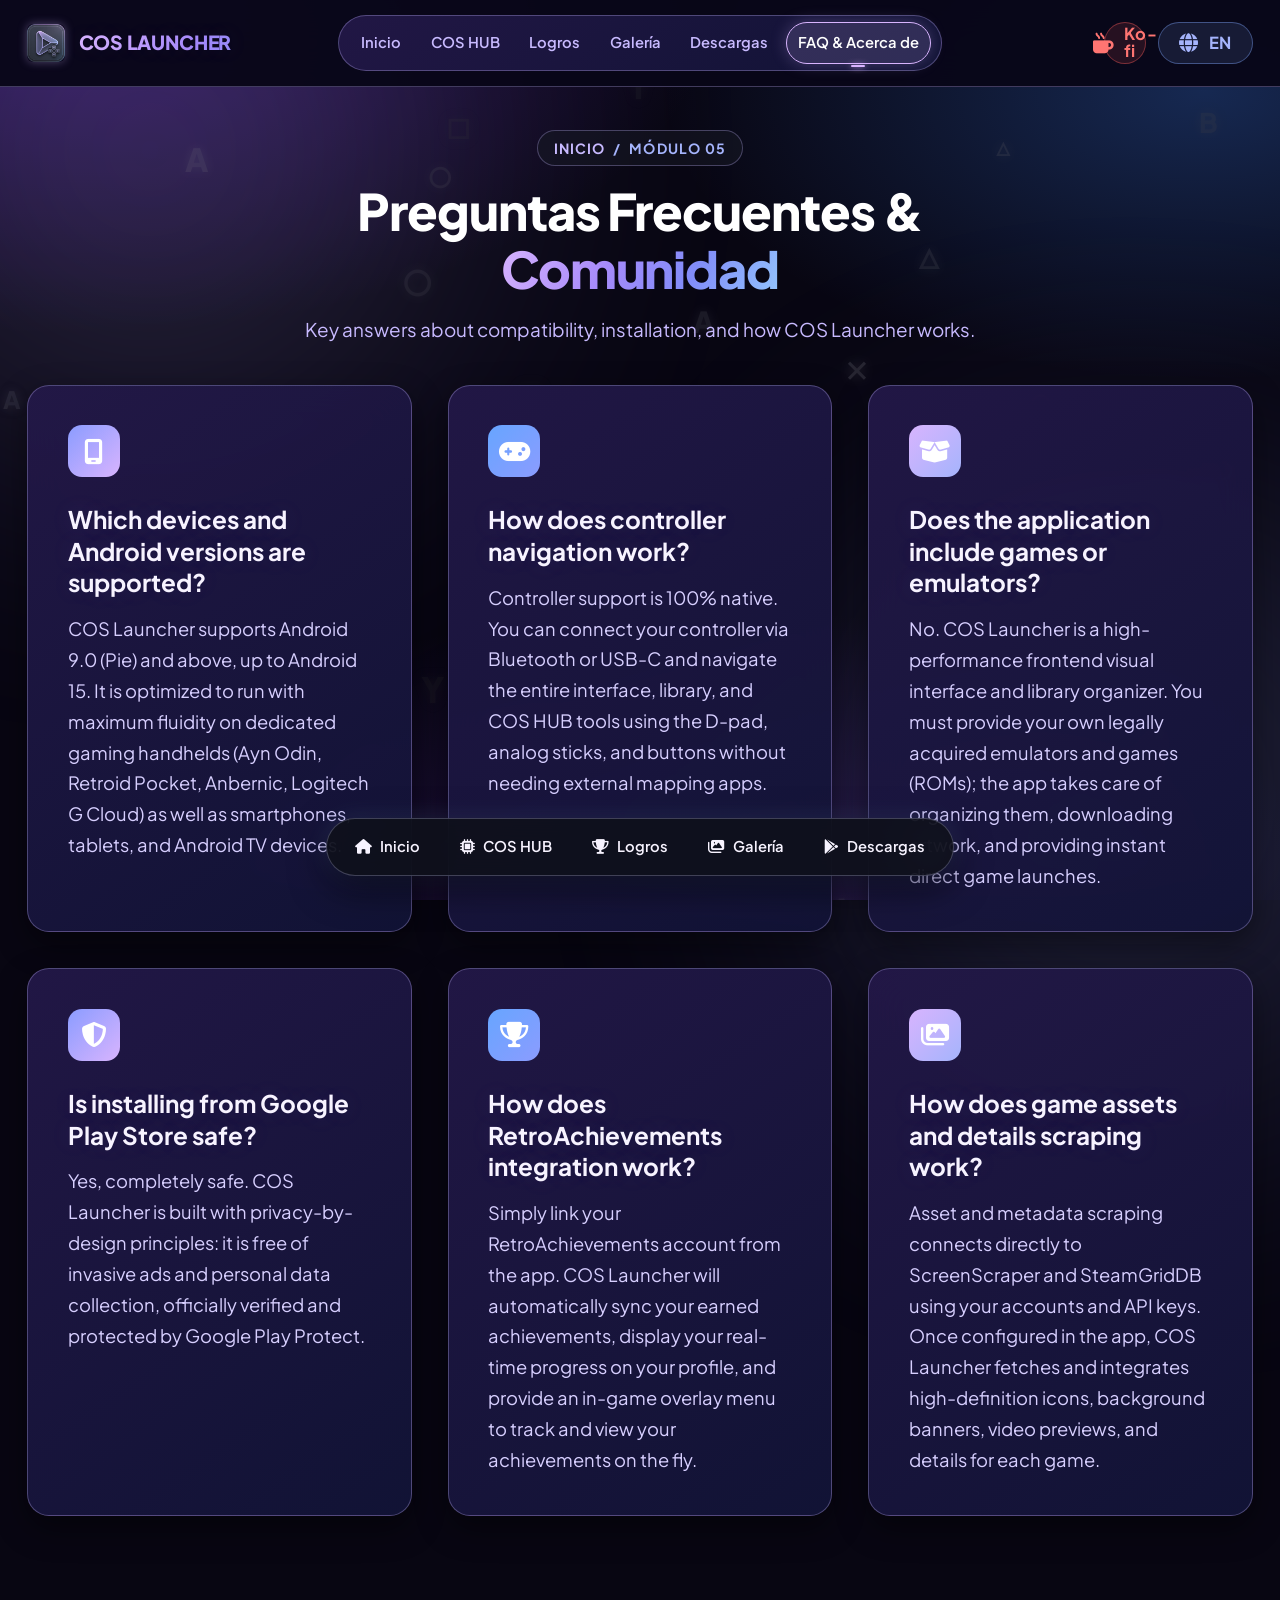
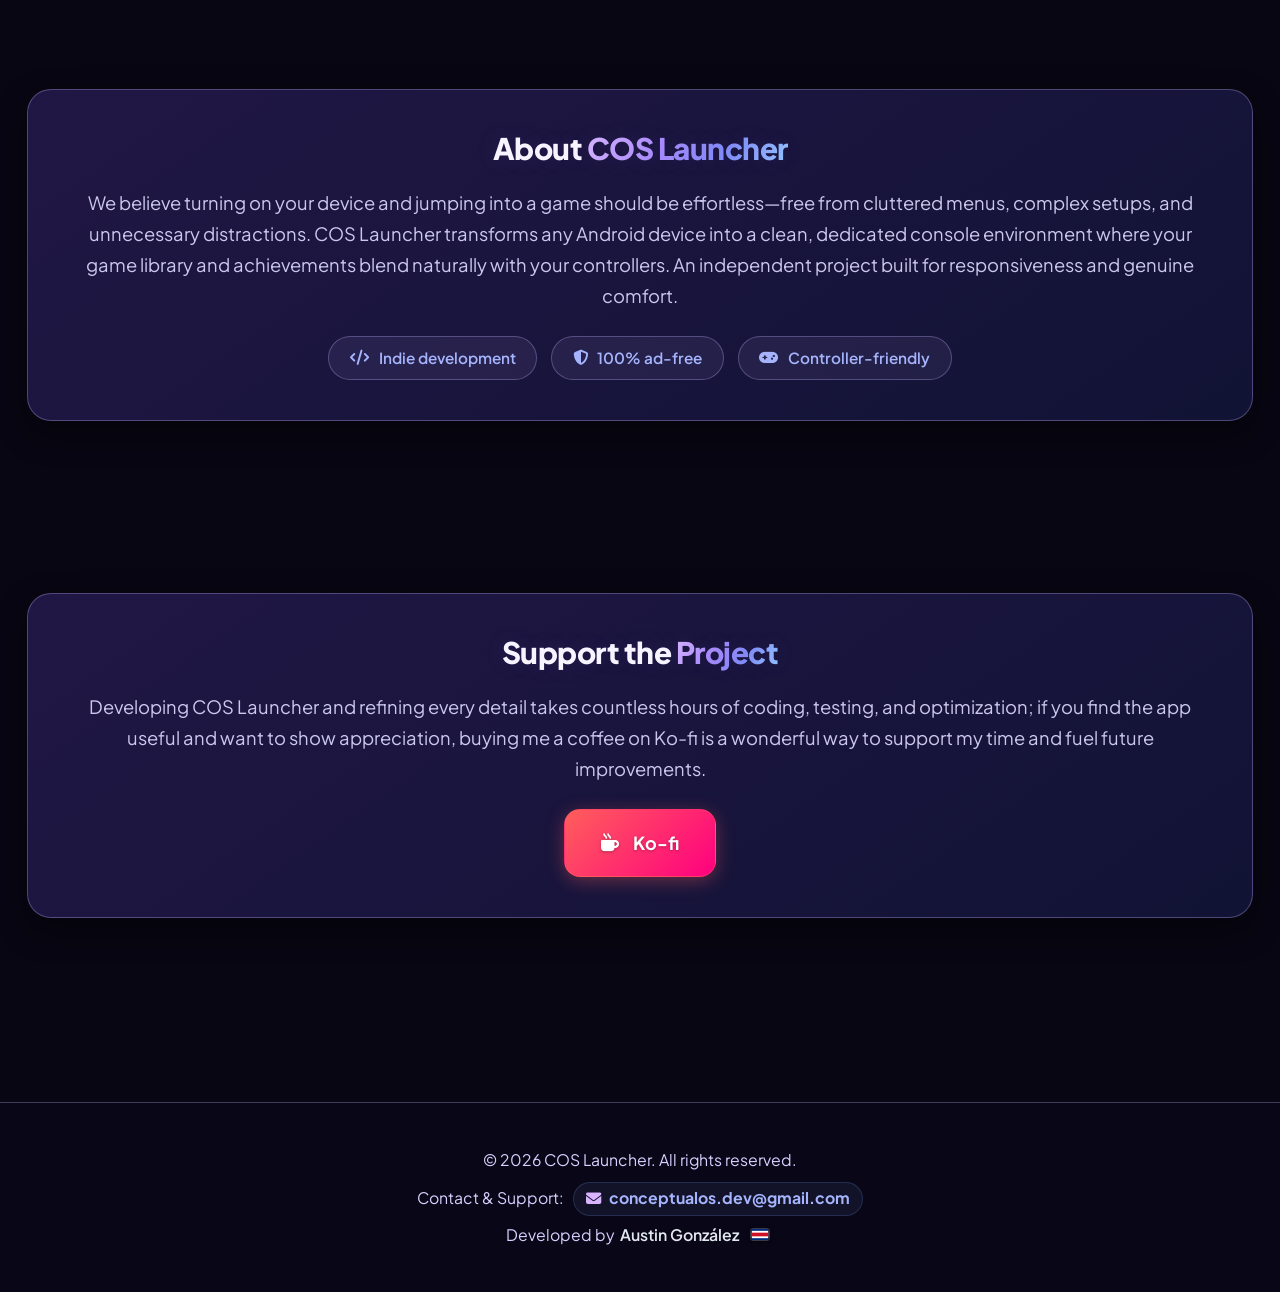
<file: about.html>
<!DOCTYPE html>
<html lang="en">

<head>
    <meta charset="UTF-8">
    <meta name="viewport" content="width=device-width, initial-scale=1.0">
    <title>Preguntas Frecuentes & Acerca de | COS Launcher</title>
    <meta name="description"
        content="Preguntas frecuentes, filosofía de desarrollo independiente y apoyo al proyecto COS Launcher.">

    <link rel="icon" type="image/png" href="app_icon.png">

    <!-- Fonts & Icons -->
    <link rel="preconnect" href="https://fonts.googleapis.com">
    <link rel="preconnect" href="https://fonts.gstatic.com" crossorigin>
    <link
        href="https://fonts.googleapis.com/css2?family=Outfit:wght@400;500;600;700;800&family=Plus+Jakarta+Sans:wght@400;500;600;700;800&display=swap"
        rel="stylesheet">
    <link rel="stylesheet" href="https://cdnjs.cloudflare.com/ajax/libs/font-awesome/6.4.0/css/all.min.css">

    <!-- Stylesheets -->
    <link rel="stylesheet" href="styles.css?v=3.8.14">
    <link rel="stylesheet" href="innovative.css?v=1.0.0">
    <link rel="stylesheet" href="portal.css?v=1.0.0">
</head>

<body>

    <!-- Floating Controller Symbols Particle Engine -->
    <div id="floatingIconsBg" class="floating-icons-container"></div>

    <!-- Ambient Moon Dust Glows -->
    <div class="glow-bg glow-top-left"></div>
    <div class="glow-bg glow-bottom-right"></div>

    <!-- Navigation Header -->
    <header class="navbar">
        <div class="nav-container">
            <a href="home.html" class="brand-logo">
                <img src="app_icon.png" alt="Logotipo de COS Launcher" class="brand-app-icon">
                <div class="brand-text">
                    <span class="brand-title brand-title-white">COS LAUNCHER</span>
                </div>
            </a>

            <!-- Multi-Page Navigation Bar -->
            <nav class="nav-links nav-capsule">
                <a href="home.html" class="nav-item-pill">Inicio</a>
                <a href="hub.html" class="nav-item-pill">COS HUB</a>
                <a href="achievements.html" class="nav-item-pill">Logros</a>
                <a href="gallery.html" class="nav-item-pill">Galería</a>
                <a href="download.html" class="nav-item-pill">Descargas</a>
                <a href="about.html" class="nav-item-pill active">FAQ & Acerca de</a>
            </nav>

            <div class="nav-actions">
                <a href="#kofi" class="badge-pill kofi-nav-pill" id="kofiNavBtn" title="Apoyar en Ko-fi">
                    <i class="fa-solid fa-mug-hot"></i>
                    <span class="badge-text" data-i18n="nav_kofi">Ko-fi</span>
                </a>
                <div class="badge-pill lang-toggle-pill" id="langToggleBtn" role="button" tabindex="0" title="Cambiar idioma">
                    <i class="fa-solid fa-globe"></i>
                    <span class="badge-text" id="langText">ES</span>
                </div>
                <button class="mobile-toggle" id="mobileMenuBtn" aria-label="Abrir Menú">
                    <i class="fa-solid fa-bars"></i>
                </button>
            </div>
        </div>
    </header>

    <!-- Sub-Page Hero Header -->
    <section class="page-hero-section">
        <div class="container page-hero-container">
            <div class="page-breadcrumb">
                <a href="home.html">Inicio</a> <span>/</span> <span>Módulo 05</span>
            </div>
            <h1 class="page-title">Preguntas Frecuentes & <span class="gradient-text">Comunidad</span></h1>
            <p class="page-subtitle" data-i18n="faq_desc">
                Todo lo que necesitas saber sobre compatibilidad, instalación, emuladores y el funcionamiento de COS Launcher.
            </p>
        </div>
    </section>

    <!-- FAQ Section -->
    <section id="faq" class="section faq-section" style="padding-top: 0;">
        <div class="container">
            <div class="features-grid faq-grid">
                <div class="feature-card glass-card">
                    <div class="feature-icon glow-purple"><i class="fa-solid fa-mobile-screen"></i></div>
                    <h3 data-i18n="faq_q1">¿Qué dispositivos y versiones de Android son compatibles?</h3>
                    <p data-i18n="faq_a1">COS Launcher es compatible con Android 9.0 (Pie) en adelante. Está optimizado para consolas portátiles (Ayn Odin, Retroid Pocket, Anbernic, Logitech G Cloud), smartphones, tablets y Android TV.</p>
                </div>

                <div class="feature-card glass-card">
                    <div class="feature-icon glow-blue"><i class="fa-solid fa-gamepad"></i></div>
                    <h3 data-i18n="faq_q2">¿Cómo funciona la navegación con controles?</h3>
                    <p data-i18n="faq_a2">El soporte es 100% nativo. Puedes conectar tu control por Bluetooth o USB-C y navegar por toda la interfaz, biblioteca y COS HUB sin requerir aplicaciones externas de mapeo.</p>
                </div>

                <div class="feature-card glass-card">
                    <div class="feature-icon glow-cyan"><i class="fa-solid fa-box-open"></i></div>
                    <h3 data-i18n="faq_q3">¿La aplicación incluye juegos o emuladores?</h3>
                    <p data-i18n="faq_a3">No. COS Launcher es un organizador de biblioteca e interfaz visual (frontend). Debes poseer tus propios emuladores y juegos (ROMs) legalmente adquiridos.</p>
                </div>

                <div class="feature-card glass-card">
                    <div class="feature-icon glow-purple"><i class="fa-solid fa-shield-halved"></i></div>
                    <h3 data-i18n="faq_q4">¿Es segura la instalación desde Google Play Store?</h3>
                    <p data-i18n="faq_a4">Sí, totalmente. Construido bajo privacidad por diseño: sin anuncios invasivos ni recolección de datos, verificado por Google Play Protect.</p>
                </div>

                <div class="feature-card glass-card">
                    <div class="feature-icon glow-blue"><i class="fa-solid fa-trophy"></i></div>
                    <h3 data-i18n="faq_q5">¿Cómo funciona la integración con RetroAchievements (Logros)?</h3>
                    <p data-i18n="faq_a5">Solo vincula tu cuenta de RetroAchievements. Sincronizará automáticamente tus logros obtenidos y mostrará tu avance tanto en el menú como en la overlay en partida.</p>
                </div>

                <div class="feature-card glass-card">
                    <div class="feature-icon glow-cyan"><i class="fa-solid fa-images"></i></div>
                    <h3 data-i18n="faq_q6">¿Cómo funciona la descarga de recursos e información de los juegos?</h3>
                    <p data-i18n="faq_a6">El scraping se realiza conectando con ScreenScraper y SteamGridDB mediante tus cuentas y claves API, obteniendo portadas HD, banners y videos automáticamente.</p>
                </div>
            </div>
        </div>
    </section>

    <!-- Dedicated About Section -->
    <section id="about" class="section about-section">
        <div class="container text-center">
            <div class="about-box glass-card">
                <h2 class="section-title" data-i18n="about_title">Acerca de <span class="gradient-text">COS Launcher</span></h2>
                <p class="section-description" data-i18n="about_desc">
                    Creemos que encender tu dispositivo y ponerte a jugar debería ser algo inmediato, sin interfaces
                    saturadas, configuraciones complejas ni distracciones innecesarias. COS Launcher transforma
                    cualquier dispositivo Android en un entorno de consola limpio y directo, donde tu colección de
                    juegos, carátulas y logros se sienten integrados de forma natural con tus controles. Un desarrollo
                    independiente pensado para ofrecer ligereza, privacidad y comodidad real desde la primera partida.
                </p>

                <div class="about-highlights">
                    <div class="about-pill"><i class="fa-solid fa-code"></i> <span data-i18n="about_pill1">Desarrollo
                            independiente</span></div>
                    <div class="about-pill"><i class="fa-solid fa-shield-halved"></i> <span data-i18n="about_pill2">100
                            % sin anuncios</span></div>
                    <div class="about-pill"><i class="fa-solid fa-gamepad"></i> <span data-i18n="about_pill3">Compatible
                            con controles</span></div>
                </div>
            </div>
        </div>
    </section>

    <!-- Support / Ko-fi Section -->
    <section id="kofi" class="section kofi-section">
        <div class="container text-center">
            <div class="kofi-box glass-card">
                <h2 class="section-title" data-i18n="kofi_title">Apoya el <span class="gradient-text">proyecto</span></h2>
                <p class="section-description" data-i18n="kofi_desc">
                    Desarrollar COS Launcher y pulir cada detalle requiere muchas horas de código, pruebas y optimización;
                    si la app te resulta útil en tus partidas y quieres mostrar tu agradecimiento, invitarme a un café
                    en Ko-fi es una gran forma de valorar mi tiempo y darme un empujón de energía para seguir
                    mejorándola.
                </p>

                <div class="kofi-cta">
                    <a href="https://ko-fi.com/austix" target="_blank" rel="noopener noreferrer" class="btn btn-kofi btn-lg"
                        aria-label="Apoyar en Ko-fi">
                        <i class="fa-solid fa-mug-hot"></i> <span data-i18n="kofi_btn">Ko-fi</span>
                    </a>
                </div>
            </div>
        </div>
    </section>

    <!-- Bottom Quick Dock -->
    <div class="portal-quick-dock">
        <a href="home.html" class="dock-item"><i class="fa-solid fa-house"></i> Inicio</a>
        <a href="hub.html" class="dock-item"><i class="fa-solid fa-microchip"></i> COS HUB</a>
        <a href="achievements.html" class="dock-item"><i class="fa-solid fa-trophy"></i> Logros</a>
        <a href="gallery.html" class="dock-item"><i class="fa-solid fa-images"></i> Galería</a>
        <a href="download.html" class="dock-item"><i class="fa-brands fa-google-play"></i> Descargas</a>
    </div>

    <!-- Footer -->
    <footer class="footer">
        <div class="container footer-container">
            <div class="footer-legal">
                <p data-i18n="footer_rights">&copy; 2026 COS Launcher. Todos los derechos reservados.</p>
                <p class="footer-contact-line">
                    <span data-i18n="footer_contact_text">Contacto y Soporte:</span>
                    <a href="mailto:conceptualos.dev@gmail.com" class="footer-email-link">
                        <i class="fa-solid fa-envelope"></i> conceptualos.dev@gmail.com
                    </a>
                </p>
                <p class="footer-author-line">
                    <span data-i18n="footer_dev_text">Desarrollado por</span>
                    <span class="author-name">Austin González</span>
                    <svg class="inline-flag" width="20" height="13" viewBox="0 0 6 4" xmlns="http://www.w3.org/2000/svg" title="Costa Rica">
                        <rect width="6" height="4" fill="#002B7F" />
                        <rect y="0.667" width="6" height="2.667" fill="#FFFFFF" />
                        <rect y="1.333" width="6" height="1.333" fill="#CE1126" />
                    </svg>
                </p>
            </div>
        </div>
    </footer>

    <!-- Audio Elements -->
    <audio id="sfxClick1" src="m4a/click_1.m4a" preload="auto"></audio>
    <audio id="sfxClick2" src="m4a/click_2.m4a" preload="auto"></audio>
    <audio id="sfxJuegoAbrir" src="m4a/juegoabrir.mp3" preload="auto"></audio>

    <script src="script.js?v=3.8.8"></script>
    <script src="innovative.js?v=1.0.0"></script>
</body>

</html>
</file>
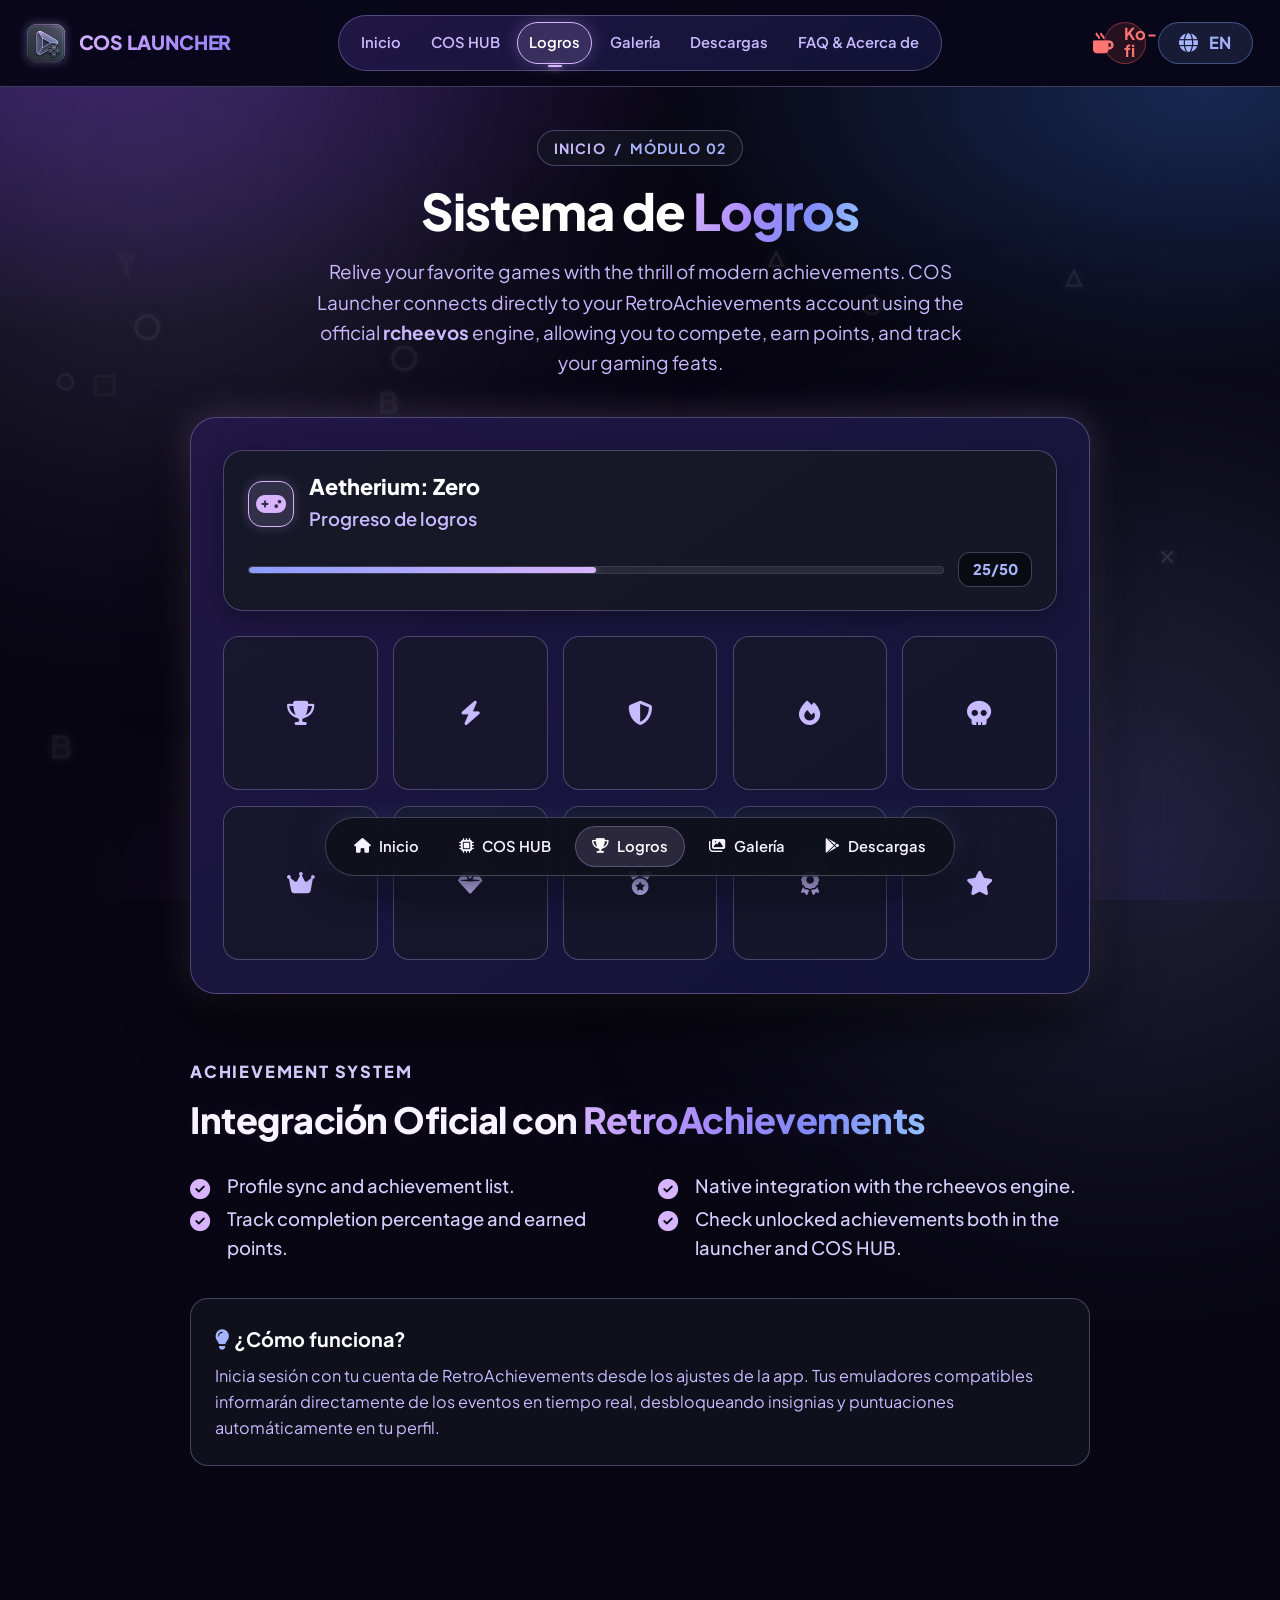
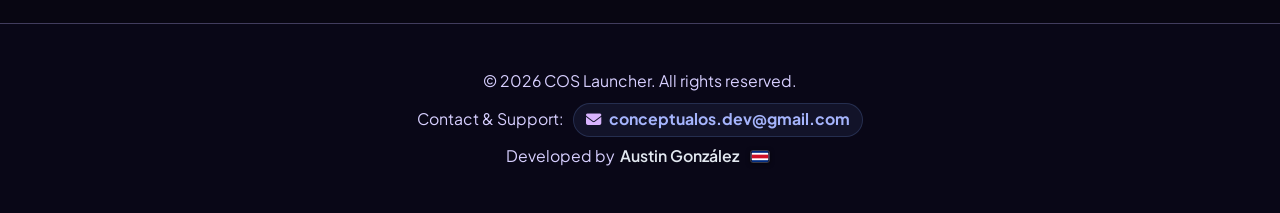
<file: achievements.html>
<!DOCTYPE html>
<html lang="en">

<head>
    <meta charset="UTF-8">
    <meta name="viewport" content="width=device-width, initial-scale=1.0">
    <title>Logros & RetroAchievements | COS Launcher</title>
    <meta name="description"
        content="Integración nativa con RetroAchievements utilizando el motor oficial rcheevos. Desbloquea logros, suma puntos y sigue tu progreso.">

    <link rel="icon" type="image/png" href="app_icon.png">

    <!-- Fonts & Icons -->
    <link rel="preconnect" href="https://fonts.googleapis.com">
    <link rel="preconnect" href="https://fonts.gstatic.com" crossorigin>
    <link
        href="https://fonts.googleapis.com/css2?family=Outfit:wght@400;500;600;700;800&family=Plus+Jakarta+Sans:wght@400;500;600;700;800&display=swap"
        rel="stylesheet">
    <link rel="stylesheet" href="https://cdnjs.cloudflare.com/ajax/libs/font-awesome/6.4.0/css/all.min.css">

    <!-- Stylesheets -->
    <link rel="stylesheet" href="styles.css?v=3.8.14">
    <link rel="stylesheet" href="innovative.css?v=1.0.0">
    <link rel="stylesheet" href="portal.css?v=1.0.0">
</head>

<body>

    <!-- Floating Controller Symbols Particle Engine -->
    <div id="floatingIconsBg" class="floating-icons-container"></div>

    <!-- Ambient Moon Dust Glows -->
    <div class="glow-bg glow-top-left"></div>
    <div class="glow-bg glow-bottom-right"></div>

    <!-- Navigation Header -->
    <header class="navbar">
        <div class="nav-container">
            <a href="home.html" class="brand-logo">
                <img src="app_icon.png" alt="Logotipo de COS Launcher" class="brand-app-icon">
                <div class="brand-text">
                    <span class="brand-title brand-title-white">COS LAUNCHER</span>
                </div>
            </a>

            <!-- Multi-Page Navigation Bar -->
            <nav class="nav-links nav-capsule">
                <a href="home.html" class="nav-item-pill">Inicio</a>
                <a href="hub.html" class="nav-item-pill">COS HUB</a>
                <a href="achievements.html" class="nav-item-pill active">Logros</a>
                <a href="gallery.html" class="nav-item-pill">Galería</a>
                <a href="download.html" class="nav-item-pill">Descargas</a>
                <a href="about.html" class="nav-item-pill">FAQ & Acerca de</a>
            </nav>

            <div class="nav-actions">
                <a href="about.html#kofi" class="badge-pill kofi-nav-pill" id="kofiNavBtn" title="Apoyar en Ko-fi">
                    <i class="fa-solid fa-mug-hot"></i>
                    <span class="badge-text" data-i18n="nav_kofi">Ko-fi</span>
                </a>
                <div class="badge-pill lang-toggle-pill" id="langToggleBtn" role="button" tabindex="0" title="Cambiar idioma">
                    <i class="fa-solid fa-globe"></i>
                    <span class="badge-text" id="langText">ES</span>
                </div>
                <button class="mobile-toggle" id="mobileMenuBtn" aria-label="Abrir Menú">
                    <i class="fa-solid fa-bars"></i>
                </button>
            </div>
        </div>
    </header>

    <!-- Sub-Page Hero Header -->
    <section class="page-hero-section">
        <div class="container page-hero-container">
            <div class="page-breadcrumb">
                <a href="home.html">Inicio</a> <span>/</span> <span>Módulo 02</span>
            </div>
            <h1 class="page-title">Sistema de <span class="gradient-text">Logros</span></h1>
            <p class="page-subtitle" data-i18n="ach_desc">
                Revive tus juegos favoritos con la emoción de los logros modernos. COS Launcher se conecta de forma
                directa con tu cuenta de RetroAchievements utilizando el motor oficial <strong>rcheevos</strong>,
                permitiéndote competir, sumar puntos y llevar un registro de tus hazañas.
            </p>
        </div>
    </section>

    <!-- Interactive Achievements Showcase Stage -->
    <section id="achievements" class="section achievements-section" style="padding-top: 0;">
        <div class="container overlay-container">
            <div class="overlay-visual">
                <div class="ra-hud-card glass-card" style="box-shadow: 0 25px 60px rgba(0, 0, 0, 0.8), 0 0 35px rgba(206, 181, 255, 0.25);">
                    <div class="ra-header-capsule">
                        <div class="ra-header-top">
                            <div class="ra-header-left">
                                <div class="ra-main-icon-wrap" id="achIconWrap">
                                    <i class="fa-solid fa-gamepad" id="achMainIcon"></i>
                                </div>
                                <div class="ra-header-titles">
                                    <h4 id="achMainTitle">Aetherium: Zero</h4>
                                    <span id="achMainDesc">Progreso de logros</span>
                                </div>
                            </div>
                            <span class="pts-gold" id="achMainPts"></span>
                        </div>

                        <div class="ra-progress-row">
                            <div class="ra-progress-track">
                                <div class="ra-progress-fill" id="achMainProgress" style="width: 50%;"></div>
                            </div>
                            <span class="ra-subcapsule-badge" id="achMainCount">25/50</span>
                        </div>
                    </div>

                    <!-- 10 Interactive Achievement Icons -->
                    <div class="ra-icons-grid" id="achIconsGrid">
                        <div class="ra-grid-item" role="button" tabindex="0" data-title="Primer campeón" data-desc="Gana tu primera batalla"
                            data-pts="5 PTS" data-icon="fa-trophy">
                            <i class="fa-solid fa-trophy"></i>
                        </div>
                        <div class="ra-grid-item" role="button" tabindex="0" data-title="Velocidad Máxima" data-desc="Supera el récord"
                            data-pts="10 PTS" data-icon="fa-bolt">
                            <i class="fa-solid fa-bolt"></i>
                        </div>
                        <div class="ra-grid-item" role="button" tabindex="0" data-title="Escudo Inquebrantable" data-desc="Bloquea diez ataques"
                            data-pts="15 PTS" data-icon="fa-shield-halved">
                            <i class="fa-solid fa-shield-halved"></i>
                        </div>
                        <div class="ra-grid-item" role="button" tabindex="0" data-title="Poder Elemental" data-desc="Domina los elementos"
                            data-pts="20 PTS" data-icon="fa-fire">
                            <i class="fa-solid fa-fire"></i>
                        </div>
                        <div class="ra-grid-item" role="button" tabindex="0" data-title="Cazador Supremo" data-desc="Vence al jefe"
                            data-pts="25 PTS" data-icon="fa-skull">
                            <i class="fa-solid fa-skull"></i>
                        </div>
                        <div class="ra-grid-item" role="button" tabindex="0" data-title="Corona Legendaria" data-desc="Consigue el trono"
                            data-pts="30 PTS" data-icon="fa-crown">
                            <i class="fa-solid fa-crown"></i>
                        </div>
                        <div class="ra-grid-item" role="button" tabindex="0" data-title="Gema Oculta" data-desc="Encuentra el secreto"
                            data-pts="10 PTS" data-icon="fa-gem">
                            <i class="fa-solid fa-gem"></i>
                        </div>
                        <div class="ra-grid-item" role="button" tabindex="0" data-title="Estratega Maestro" data-desc="Plan perfecto ejecutado"
                            data-pts="25 PTS" data-icon="fa-medal">
                            <i class="fa-solid fa-medal"></i>
                        </div>
                        <div class="ra-grid-item" role="button" tabindex="0" data-title="Coleccionista experto" data-desc="Reúne todos los objetos"
                            data-pts="50 PTS" data-icon="fa-award">
                            <i class="fa-solid fa-award"></i>
                        </div>
                        <div class="ra-grid-item" role="button" tabindex="0" data-title="Perfección total" data-desc="Alcanza el nivel cien"
                            data-pts="50 PTS" data-icon="fa-star">
                            <i class="fa-solid fa-star"></i>
                        </div>
                    </div>
                </div>
            </div>

            <div class="overlay-content">
                <span class="section-subtitle" data-i18n="ach_subtitle">SISTEMA DE LOGROS</span>
                <h2 class="section-title">Integración Oficial con <span class="gradient-text">RetroAchievements</span></h2>
                <ul class="check-list">
                    <li><i class="fa-solid fa-circle-check"></i> <span data-i18n="ach_check1">Sincronización de perfil y lista de logros.</span></li>
                    <li><i class="fa-solid fa-circle-check"></i> <span data-i18n="ach_check2">Integración nativa con el motor rcheevos.</span></li>
                    <li><i class="fa-solid fa-circle-check"></i> <span data-i18n="ach_check3">Seguimiento de porcentaje completado.</span></li>
                    <li><i class="fa-solid fa-circle-check"></i> <span data-i18n="ach_check4">Consulta tus logros desbloqueados tanto en el menú como en COS HUB.</span></li>
                </ul>

                <div style="margin-top: 36px; padding: 24px; background: rgba(22, 24, 36, 0.6); border-radius: 18px; border: 1px solid var(--border-light);">
                    <h4 style="font-size: 1.1rem; color: #FFFFFF; margin-bottom: 8px;"><i class="fa-solid fa-lightbulb" style="color: var(--moondust-cyan);"></i> ¿Cómo funciona?</h4>
                    <p style="font-size: 0.9rem; color: var(--text-secondary); line-height: 1.6;">
                        Inicia sesión con tu cuenta de RetroAchievements desde los ajustes de la app. Tus emuladores compatibles informarán directamente de los eventos en tiempo real, desbloqueando insignias y puntuaciones automáticamente en tu perfil.
                    </p>
                </div>
            </div>
        </div>
    </section>

    <!-- Bottom Quick Dock -->
    <div class="portal-quick-dock">
        <a href="home.html" class="dock-item"><i class="fa-solid fa-house"></i> Inicio</a>
        <a href="hub.html" class="dock-item"><i class="fa-solid fa-microchip"></i> COS HUB</a>
        <a href="achievements.html" class="dock-item active"><i class="fa-solid fa-trophy"></i> Logros</a>
        <a href="gallery.html" class="dock-item"><i class="fa-solid fa-images"></i> Galería</a>
        <a href="download.html" class="dock-item"><i class="fa-brands fa-google-play"></i> Descargas</a>
    </div>

    <!-- Footer -->
    <footer class="footer">
        <div class="container footer-container">
            <div class="footer-legal">
                <p data-i18n="footer_rights">&copy; 2026 COS Launcher. Todos los derechos reservados.</p>
                <p class="footer-contact-line">
                    <span data-i18n="footer_contact_text">Contacto y Soporte:</span>
                    <a href="mailto:conceptualos.dev@gmail.com" class="footer-email-link">
                        <i class="fa-solid fa-envelope"></i> conceptualos.dev@gmail.com
                    </a>
                </p>
                <p class="footer-author-line">
                    <span data-i18n="footer_dev_text">Desarrollado por</span>
                    <span class="author-name">Austin González</span>
                    <svg class="inline-flag" width="20" height="13" viewBox="0 0 6 4" xmlns="http://www.w3.org/2000/svg" title="Costa Rica">
                        <rect width="6" height="4" fill="#002B7F" />
                        <rect y="0.667" width="6" height="2.667" fill="#FFFFFF" />
                        <rect y="1.333" width="6" height="1.333" fill="#CE1126" />
                    </svg>
                </p>
            </div>
        </div>
    </footer>

    <!-- Audio Elements -->
    <audio id="sfxClick1" src="m4a/click_1.m4a" preload="auto"></audio>
    <audio id="sfxClick2" src="m4a/click_2.m4a" preload="auto"></audio>
    <audio id="sfxJuegoAbrir" src="m4a/juegoabrir.mp3" preload="auto"></audio>

    <script src="script.js?v=3.8.8"></script>
    <script src="innovative.js?v=1.0.0"></script>
</body>

</html>
</file>
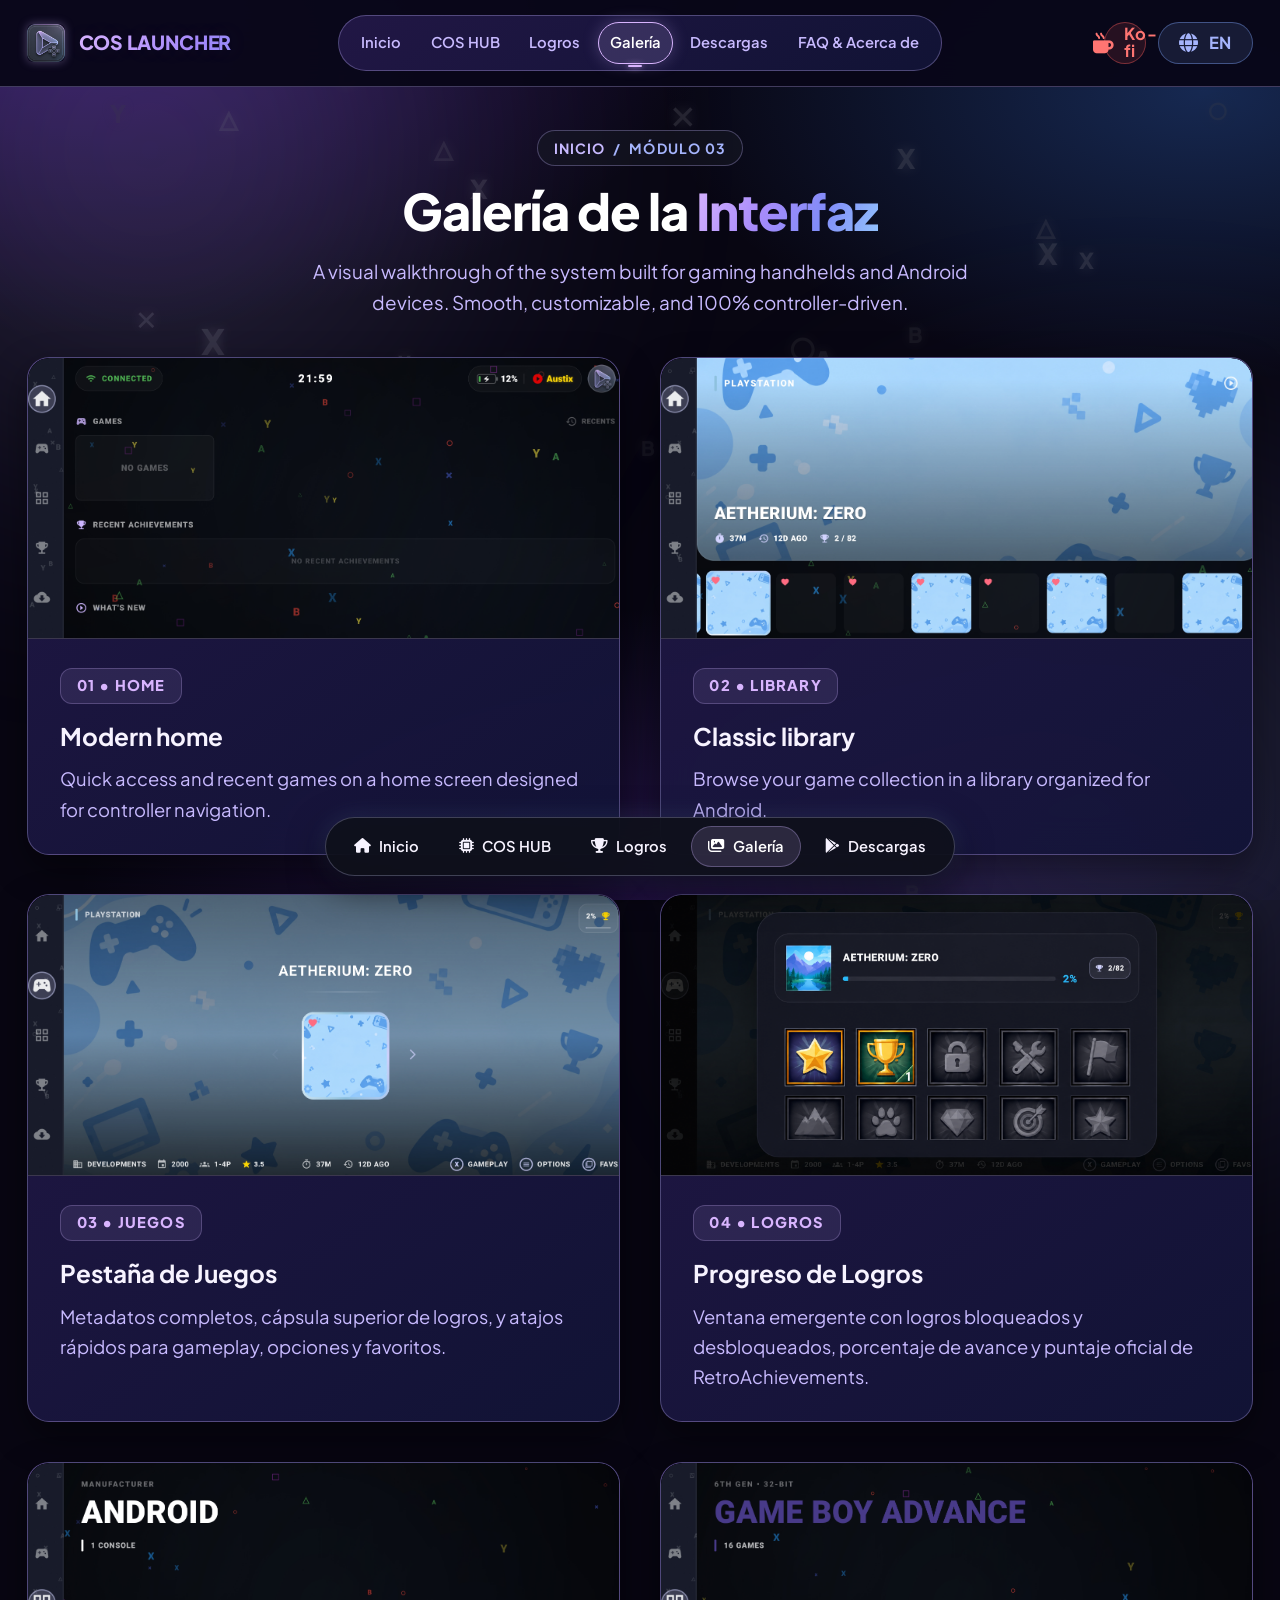
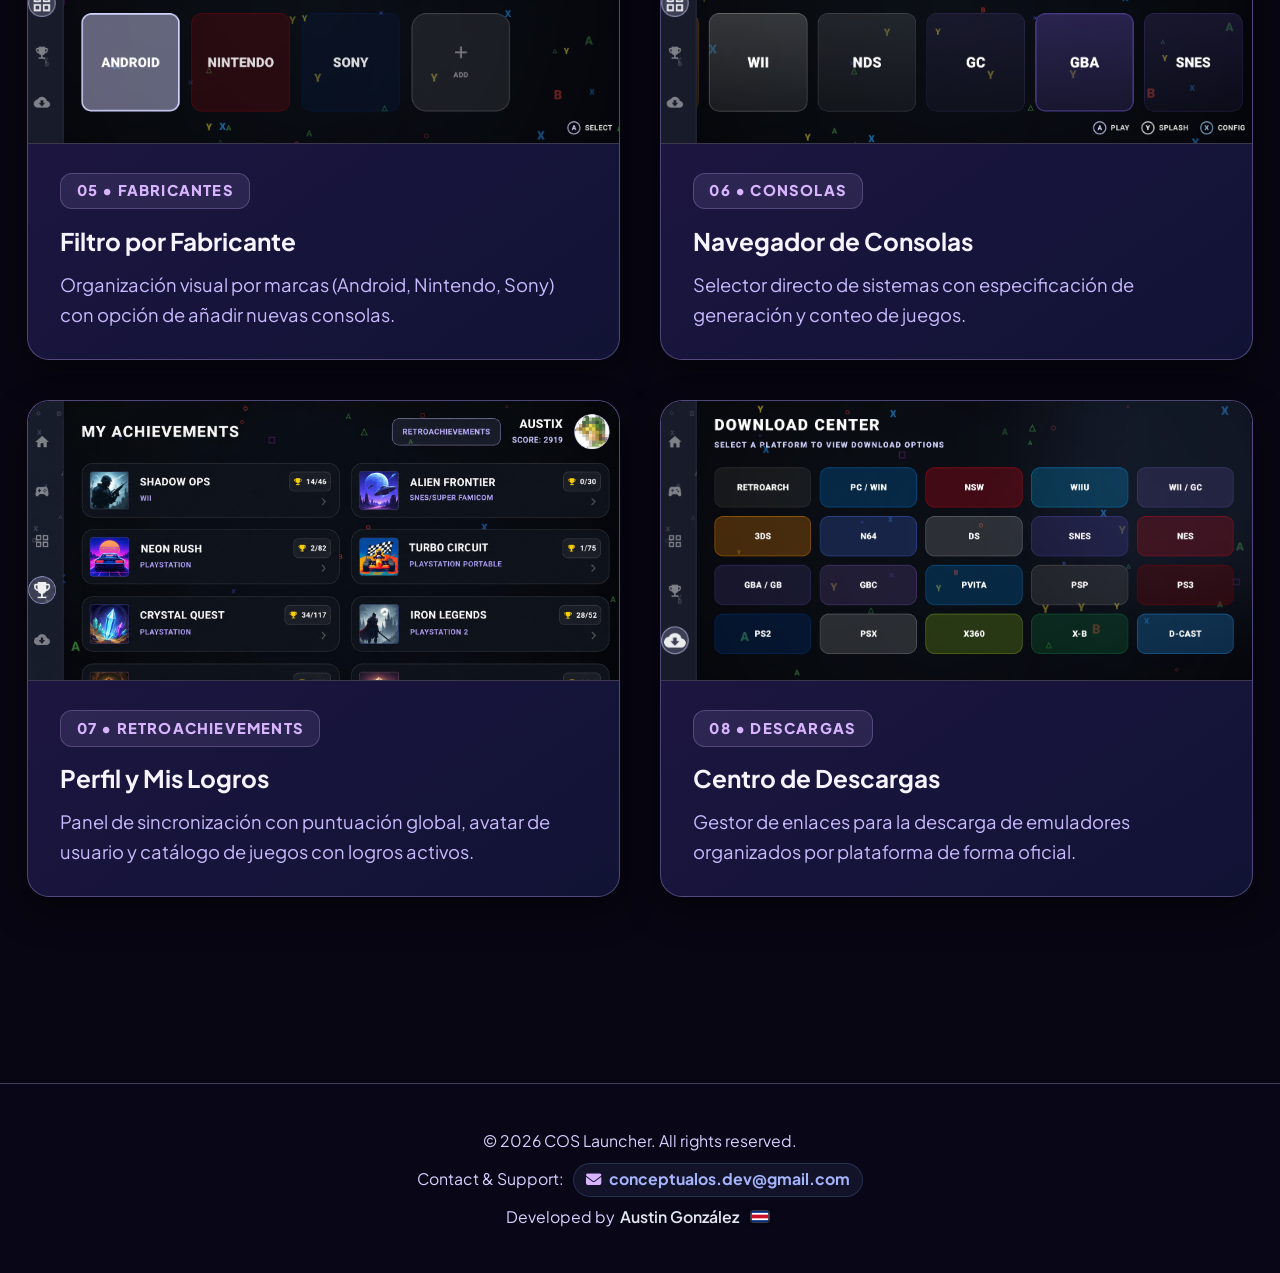
<file: gallery.html>
<!DOCTYPE html>
<html lang="en">

<head>
    <meta charset="UTF-8">
    <meta name="viewport" content="width=device-width, initial-scale=1.0">
    <title>Galería & Capturas | COS Launcher</title>
    <meta name="description"
        content="Un recorrido visual por el sistema diseñado para consolas portátiles y dispositivos Android. Fluido, personalizable y 100% pensado para controles.">

    <link rel="icon" type="image/png" href="app_icon.png">

    <!-- Fonts & Icons -->
    <link rel="preconnect" href="https://fonts.googleapis.com">
    <link rel="preconnect" href="https://fonts.gstatic.com" crossorigin>
    <link
        href="https://fonts.googleapis.com/css2?family=Outfit:wght@400;500;600;700;800&family=Plus+Jakarta+Sans:wght@400;500;600;700;800&display=swap"
        rel="stylesheet">
    <link rel="stylesheet" href="https://cdnjs.cloudflare.com/ajax/libs/font-awesome/6.4.0/css/all.min.css">

    <!-- Stylesheets -->
    <link rel="stylesheet" href="styles.css?v=3.8.14">
    <link rel="stylesheet" href="innovative.css?v=1.0.0">
    <link rel="stylesheet" href="portal.css?v=1.0.0">
</head>

<body>

    <!-- Floating Controller Symbols Particle Engine -->
    <div id="floatingIconsBg" class="floating-icons-container"></div>

    <!-- Ambient Moon Dust Glows -->
    <div class="glow-bg glow-top-left"></div>
    <div class="glow-bg glow-bottom-right"></div>

    <!-- Navigation Header -->
    <header class="navbar">
        <div class="nav-container">
            <a href="home.html" class="brand-logo">
                <img src="app_icon.png" alt="Logotipo de COS Launcher" class="brand-app-icon">
                <div class="brand-text">
                    <span class="brand-title brand-title-white">COS LAUNCHER</span>
                </div>
            </a>

            <!-- Multi-Page Navigation Bar -->
            <nav class="nav-links nav-capsule">
                <a href="home.html" class="nav-item-pill">Inicio</a>
                <a href="hub.html" class="nav-item-pill">COS HUB</a>
                <a href="achievements.html" class="nav-item-pill">Logros</a>
                <a href="gallery.html" class="nav-item-pill active">Galería</a>
                <a href="download.html" class="nav-item-pill">Descargas</a>
                <a href="about.html" class="nav-item-pill">FAQ & Acerca de</a>
            </nav>

            <div class="nav-actions">
                <a href="about.html#kofi" class="badge-pill kofi-nav-pill" id="kofiNavBtn" title="Apoyar en Ko-fi">
                    <i class="fa-solid fa-mug-hot"></i>
                    <span class="badge-text" data-i18n="nav_kofi">Ko-fi</span>
                </a>
                <div class="badge-pill lang-toggle-pill" id="langToggleBtn" role="button" tabindex="0" title="Cambiar idioma">
                    <i class="fa-solid fa-globe"></i>
                    <span class="badge-text" id="langText">ES</span>
                </div>
                <button class="mobile-toggle" id="mobileMenuBtn" aria-label="Abrir Menú">
                    <i class="fa-solid fa-bars"></i>
                </button>
            </div>
        </div>
    </header>

    <!-- Sub-Page Hero Header -->
    <section class="page-hero-section">
        <div class="container page-hero-container">
            <div class="page-breadcrumb">
                <a href="home.html">Inicio</a> <span>/</span> <span>Módulo 03</span>
            </div>
            <h1 class="page-title">Galería de la <span class="gradient-text">Interfaz</span></h1>
            <p class="page-subtitle" data-i18n="gallery_desc">
                Un recorrido visual por el sistema diseñado para consolas portátiles y dispositivos Android. Fluido,
                personalizable y 100% pensado para controles. Haz clic en cualquier imagen para abrir el visor panorámico.
            </p>
        </div>
    </section>

    <!-- Gallery Grid Showcase Section -->
    <section id="gallery" class="section gallery-section" style="padding-top: 0;">
        <div class="container">
            <div class="gallery-grid">
                <!-- Screenshot 1 -->
                <div class="gallery-card glass-card" data-gallery-index="0" tabindex="0" role="button" aria-label="Ver captura 1">
                    <div class="gallery-media-wrap">
                        <img src="img/sc1.jpg" alt="Pantalla de inicio de COS Launcher" class="gallery-img" loading="lazy">
                        <div class="gallery-overlay">
                            <span class="gallery-zoom-btn">
                                <i class="fa-solid fa-magnifying-glass-plus"></i>
                                <span data-i18n="gallery_zoom_hint">Ampliar captura</span>
                            </span>
                        </div>
                    </div>
                    <div class="gallery-card-body">
                        <div class="gallery-card-meta"><span class="gallery-tag" data-i18n="gallery_item1_tag">01 • INICIO</span></div>
                        <h3 class="gallery-card-title" data-i18n="gallery_item1_title">Pantalla de Inicio</h3>
                        <p class="gallery-card-desc" data-i18n="gallery_item1_desc">Dashboard principal con juegos, filtro de recientes, logros desbloqueados recientemente y videos de novedades.</p>
                    </div>
                </div>

                <!-- Screenshot 2 -->
                <div class="gallery-card glass-card" data-gallery-index="1" tabindex="0" role="button" aria-label="Ver captura 2">
                    <div class="gallery-media-wrap">
                        <img src="img/sc2.jpg" alt="Panel de fondo e iconos de juegos" class="gallery-img" loading="lazy">
                        <div class="gallery-overlay">
                            <span class="gallery-zoom-btn">
                                <i class="fa-solid fa-magnifying-glass-plus"></i>
                                <span data-i18n="gallery_zoom_hint">Ampliar captura</span>
                            </span>
                        </div>
                    </div>
                    <div class="gallery-card-body">
                        <div class="gallery-card-meta"><span class="gallery-tag" data-i18n="gallery_item2_tag">02 • PANEL</span></div>
                        <h3 class="gallery-card-title" data-i18n="gallery_item2_title">Panel de Fondo e Iconos</h3>
                        <p class="gallery-card-desc" data-i18n="gallery_item2_desc">Vista completa de juegos con información detallada, tiempo de juego acumulado, última vez jugado y logros.</p>
                    </div>
                </div>

                <!-- Screenshot 3 -->
                <div class="gallery-card glass-card" data-gallery-index="2" tabindex="0" role="button" aria-label="Ver captura 3">
                    <div class="gallery-media-wrap">
                        <img src="img/sc3.jpg" alt="Pestaña de juegos y controles" class="gallery-img" loading="lazy">
                        <div class="gallery-overlay">
                            <span class="gallery-zoom-btn">
                                <i class="fa-solid fa-magnifying-glass-plus"></i>
                                <span data-i18n="gallery_zoom_hint">Ampliar captura</span>
                            </span>
                        </div>
                    </div>
                    <div class="gallery-card-body">
                        <div class="gallery-card-meta"><span class="gallery-tag" data-i18n="gallery_item3_tag">03 • JUEGOS</span></div>
                        <h3 class="gallery-card-title" data-i18n="gallery_item3_title">Pestaña de Juegos</h3>
                        <p class="gallery-card-desc" data-i18n="gallery_item3_desc">Metadatos completos, cápsula superior de logros, y atajos rápidos para gameplay, opciones y favoritos.</p>
                    </div>
                </div>

                <!-- Screenshot 4 -->
                <div class="gallery-card glass-card" data-gallery-index="3" tabindex="0" role="button" aria-label="Ver captura 4">
                    <div class="gallery-media-wrap">
                        <img src="img/sc4.png" alt="Progreso de logros de RetroAchievements" class="gallery-img" loading="lazy">
                        <div class="gallery-overlay">
                            <span class="gallery-zoom-btn">
                                <i class="fa-solid fa-magnifying-glass-plus"></i>
                                <span data-i18n="gallery_zoom_hint">Ampliar captura</span>
                            </span>
                        </div>
                    </div>
                    <div class="gallery-card-body">
                        <div class="gallery-card-meta"><span class="gallery-tag" data-i18n="gallery_item4_tag">04 • LOGROS</span></div>
                        <h3 class="gallery-card-title" data-i18n="gallery_item4_title">Progreso de Logros</h3>
                        <p class="gallery-card-desc" data-i18n="gallery_item4_desc">Ventana emergente con logros bloqueados y desbloqueados, porcentaje de avance y puntaje oficial de RetroAchievements.</p>
                    </div>
                </div>

                <!-- Screenshot 5 -->
                <div class="gallery-card glass-card" data-gallery-index="4" tabindex="0" role="button" aria-label="Ver captura 5">
                    <div class="gallery-media-wrap">
                        <img src="img/sc5.jpg" alt="Filtro de fabricantes de consolas" class="gallery-img" loading="lazy">
                        <div class="gallery-overlay">
                            <span class="gallery-zoom-btn">
                                <i class="fa-solid fa-magnifying-glass-plus"></i>
                                <span data-i18n="gallery_zoom_hint">Ampliar captura</span>
                            </span>
                        </div>
                    </div>
                    <div class="gallery-card-body">
                        <div class="gallery-card-meta"><span class="gallery-tag" data-i18n="gallery_item5_tag">05 • FABRICANTES</span></div>
                        <h3 class="gallery-card-title" data-i18n="gallery_item5_title">Filtro por Fabricante</h3>
                        <p class="gallery-card-desc" data-i18n="gallery_item5_desc">Organización visual por marcas (Android, Nintendo, Sony) con opción de añadir nuevas consolas.</p>
                    </div>
                </div>

                <!-- Screenshot 6 -->
                <div class="gallery-card glass-card" data-gallery-index="5" tabindex="0" role="button" aria-label="Ver captura 6">
                    <div class="gallery-media-wrap">
                        <img src="img/sc6.jpg" alt="Navegador de consolas y emuladores" class="gallery-img" loading="lazy">
                        <div class="gallery-overlay">
                            <span class="gallery-zoom-btn">
                                <i class="fa-solid fa-magnifying-glass-plus"></i>
                                <span data-i18n="gallery_zoom_hint">Ampliar captura</span>
                            </span>
                        </div>
                    </div>
                    <div class="gallery-card-body">
                        <div class="gallery-card-meta"><span class="gallery-tag" data-i18n="gallery_item6_tag">06 • CONSOLAS</span></div>
                        <h3 class="gallery-card-title" data-i18n="gallery_item6_title">Navegador de Consolas</h3>
                        <p class="gallery-card-desc" data-i18n="gallery_item6_desc">Selector directo de sistemas con especificación de generación y conteo de juegos.</p>
                    </div>
                </div>

                <!-- Screenshot 7 -->
                <div class="gallery-card glass-card" data-gallery-index="6" tabindex="0" role="button" aria-label="Ver captura 7">
                    <div class="gallery-media-wrap">
                        <img src="img/sc7.png" alt="Perfil y resumen de RetroAchievements" class="gallery-img" loading="lazy">
                        <div class="gallery-overlay">
                            <span class="gallery-zoom-btn">
                                <i class="fa-solid fa-magnifying-glass-plus"></i>
                                <span data-i18n="gallery_zoom_hint">Ampliar captura</span>
                            </span>
                        </div>
                    </div>
                    <div class="gallery-card-body">
                        <div class="gallery-card-meta"><span class="gallery-tag" data-i18n="gallery_item7_tag">07 • RETROACHIEVEMENTS</span></div>
                        <h3 class="gallery-card-title" data-i18n="gallery_item7_title">Perfil y Mis Logros</h3>
                        <p class="gallery-card-desc" data-i18n="gallery_item7_desc">Panel de sincronización con puntuación global, avatar de usuario y catálogo de juegos con logros activos.</p>
                    </div>
                </div>

                <!-- Screenshot 8 -->
                <div class="gallery-card glass-card" data-gallery-index="7" tabindex="0" role="button" aria-label="Ver captura 8">
                    <div class="gallery-media-wrap">
                        <img src="img/sc8.jpg" alt="Centro de descargas y plataformas" class="gallery-img" loading="lazy">
                        <div class="gallery-overlay">
                            <span class="gallery-zoom-btn">
                                <i class="fa-solid fa-magnifying-glass-plus"></i>
                                <span data-i18n="gallery_zoom_hint">Ampliar captura</span>
                            </span>
                        </div>
                    </div>
                    <div class="gallery-card-body">
                        <div class="gallery-card-meta"><span class="gallery-tag" data-i18n="gallery_item8_tag">08 • DESCARGAS</span></div>
                        <h3 class="gallery-card-title" data-i18n="gallery_item8_title">Centro de Descargas</h3>
                        <p class="gallery-card-desc" data-i18n="gallery_item8_desc">Gestor de enlaces para la descarga de emuladores organizados por plataforma de forma oficial.</p>
                    </div>
                </div>
            </div>
        </div>
    </section>

    <!-- Lightbox Modal for Gallery -->
    <div id="galleryLightbox" class="gallery-lightbox" style="display: none;" aria-hidden="true" role="dialog" aria-label="Visor de capturas">
        <div class="lightbox-overlay" id="lightboxOverlay"></div>
        <button class="lightbox-close" id="lightboxCloseBtn" aria-label="Cerrar"><i class="fa-solid fa-xmark"></i></button>
        <div class="lightbox-content">
            <button class="lightbox-nav lightbox-prev" id="lightboxPrevBtn" aria-label="Anterior"><i class="fa-solid fa-chevron-left"></i></button>
            <div class="lightbox-figure">
                <div class="lightbox-viewport">
                    <div class="lightbox-track" id="lightboxTrack">
                        <div class="lightbox-slide"><img src="img/sc1.jpg" alt="Pantalla de inicio" class="lightbox-img" loading="lazy"></div>
                        <div class="lightbox-slide"><img src="img/sc2.jpg" alt="Panel de fondo e iconos" class="lightbox-img" loading="lazy"></div>
                        <div class="lightbox-slide"><img src="img/sc3.jpg" alt="Pestaña de juegos" class="lightbox-img" loading="lazy"></div>
                        <div class="lightbox-slide"><img src="img/sc4.png" alt="Progreso de logros" class="lightbox-img" loading="lazy"></div>
                        <div class="lightbox-slide"><img src="img/sc5.jpg" alt="Filtro por fabricante" class="lightbox-img" loading="lazy"></div>
                        <div class="lightbox-slide"><img src="img/sc6.jpg" alt="Navegador de consolas" class="lightbox-img" loading="lazy"></div>
                        <div class="lightbox-slide"><img src="img/sc7.png" alt="Perfil y logros" class="lightbox-img" loading="lazy"></div>
                        <div class="lightbox-slide"><img src="img/sc8.jpg" alt="Centro de descargas" class="lightbox-img" loading="lazy"></div>
                    </div>
                </div>
                <div class="lightbox-caption" id="lightboxCaption">
                    <div class="lightbox-tag-row">
                        <span id="lightboxTag" class="gallery-tag"></span>
                        <span id="lightboxCounter" class="lightbox-counter">1 / 8</span>
                    </div>
                    <h3 id="lightboxTitle" class="lightbox-title"></h3>
                    <p id="lightboxDesc" class="lightbox-desc"></p>
                </div>
                <div class="lightbox-thumbnails-row" id="lightboxThumbnails">
                    <button type="button" class="lightbox-thumb-btn active" data-thumb-index="0" aria-label="01 • Inicio"><img src="img/sc1.jpg" alt="01 • Inicio"></button>
                    <button type="button" class="lightbox-thumb-btn" data-thumb-index="1" aria-label="02 • Panel"><img src="img/sc2.jpg" alt="02 • Panel"></button>
                    <button type="button" class="lightbox-thumb-btn" data-thumb-index="2" aria-label="03 • Juegos"><img src="img/sc3.jpg" alt="03 • Juegos"></button>
                    <button type="button" class="lightbox-thumb-btn" data-thumb-index="3" aria-label="04 • Logros"><img src="img/sc4.png" alt="04 • Logros"></button>
                    <button type="button" class="lightbox-thumb-btn" data-thumb-index="4" aria-label="05 • Fabricantes"><img src="img/sc5.jpg" alt="05 • Fabricantes"></button>
                    <button type="button" class="lightbox-thumb-btn" data-thumb-index="5" aria-label="06 • Consolas"><img src="img/sc6.jpg" alt="06 • Consolas"></button>
                    <button type="button" class="lightbox-thumb-btn" data-thumb-index="6" aria-label="07 • RetroAchievements"><img src="img/sc7.png" alt="07 • RetroAchievements"></button>
                    <button type="button" class="lightbox-thumb-btn" data-thumb-index="7" aria-label="08 • Descargas"><img src="img/sc8.jpg" alt="08 • Descargas"></button>
                </div>
            </div>
            <button class="lightbox-nav lightbox-next" id="lightboxNextBtn" aria-label="Siguiente"><i class="fa-solid fa-chevron-right"></i></button>
        </div>
    </div>

    <!-- Bottom Quick Dock -->
    <div class="portal-quick-dock">
        <a href="home.html" class="dock-item"><i class="fa-solid fa-house"></i> Inicio</a>
        <a href="hub.html" class="dock-item"><i class="fa-solid fa-microchip"></i> COS HUB</a>
        <a href="achievements.html" class="dock-item"><i class="fa-solid fa-trophy"></i> Logros</a>
        <a href="gallery.html" class="dock-item active"><i class="fa-solid fa-images"></i> Galería</a>
        <a href="download.html" class="dock-item"><i class="fa-brands fa-google-play"></i> Descargas</a>
    </div>

    <!-- Footer -->
    <footer class="footer">
        <div class="container footer-container">
            <div class="footer-legal">
                <p data-i18n="footer_rights">&copy; 2026 COS Launcher. Todos los derechos reservados.</p>
                <p class="footer-contact-line">
                    <span data-i18n="footer_contact_text">Contacto y Soporte:</span>
                    <a href="mailto:conceptualos.dev@gmail.com" class="footer-email-link">
                        <i class="fa-solid fa-envelope"></i> conceptualos.dev@gmail.com
                    </a>
                </p>
                <p class="footer-author-line">
                    <span data-i18n="footer_dev_text">Desarrollado por</span>
                    <span class="author-name">Austin González</span>
                    <svg class="inline-flag" width="20" height="13" viewBox="0 0 6 4" xmlns="http://www.w3.org/2000/svg" title="Costa Rica">
                        <rect width="6" height="4" fill="#002B7F" />
                        <rect y="0.667" width="6" height="2.667" fill="#FFFFFF" />
                        <rect y="1.333" width="6" height="1.333" fill="#CE1126" />
                    </svg>
                </p>
            </div>
        </div>
    </footer>

    <!-- Audio Elements -->
    <audio id="sfxClick1" src="m4a/click_1.m4a" preload="auto"></audio>
    <audio id="sfxClick2" src="m4a/click_2.m4a" preload="auto"></audio>
    <audio id="sfxJuegoAbrir" src="m4a/juegoabrir.mp3" preload="auto"></audio>

    <script src="script.js?v=3.8.8"></script>
    <script src="innovative.js?v=1.0.0"></script>
</body>

</html>
</file>
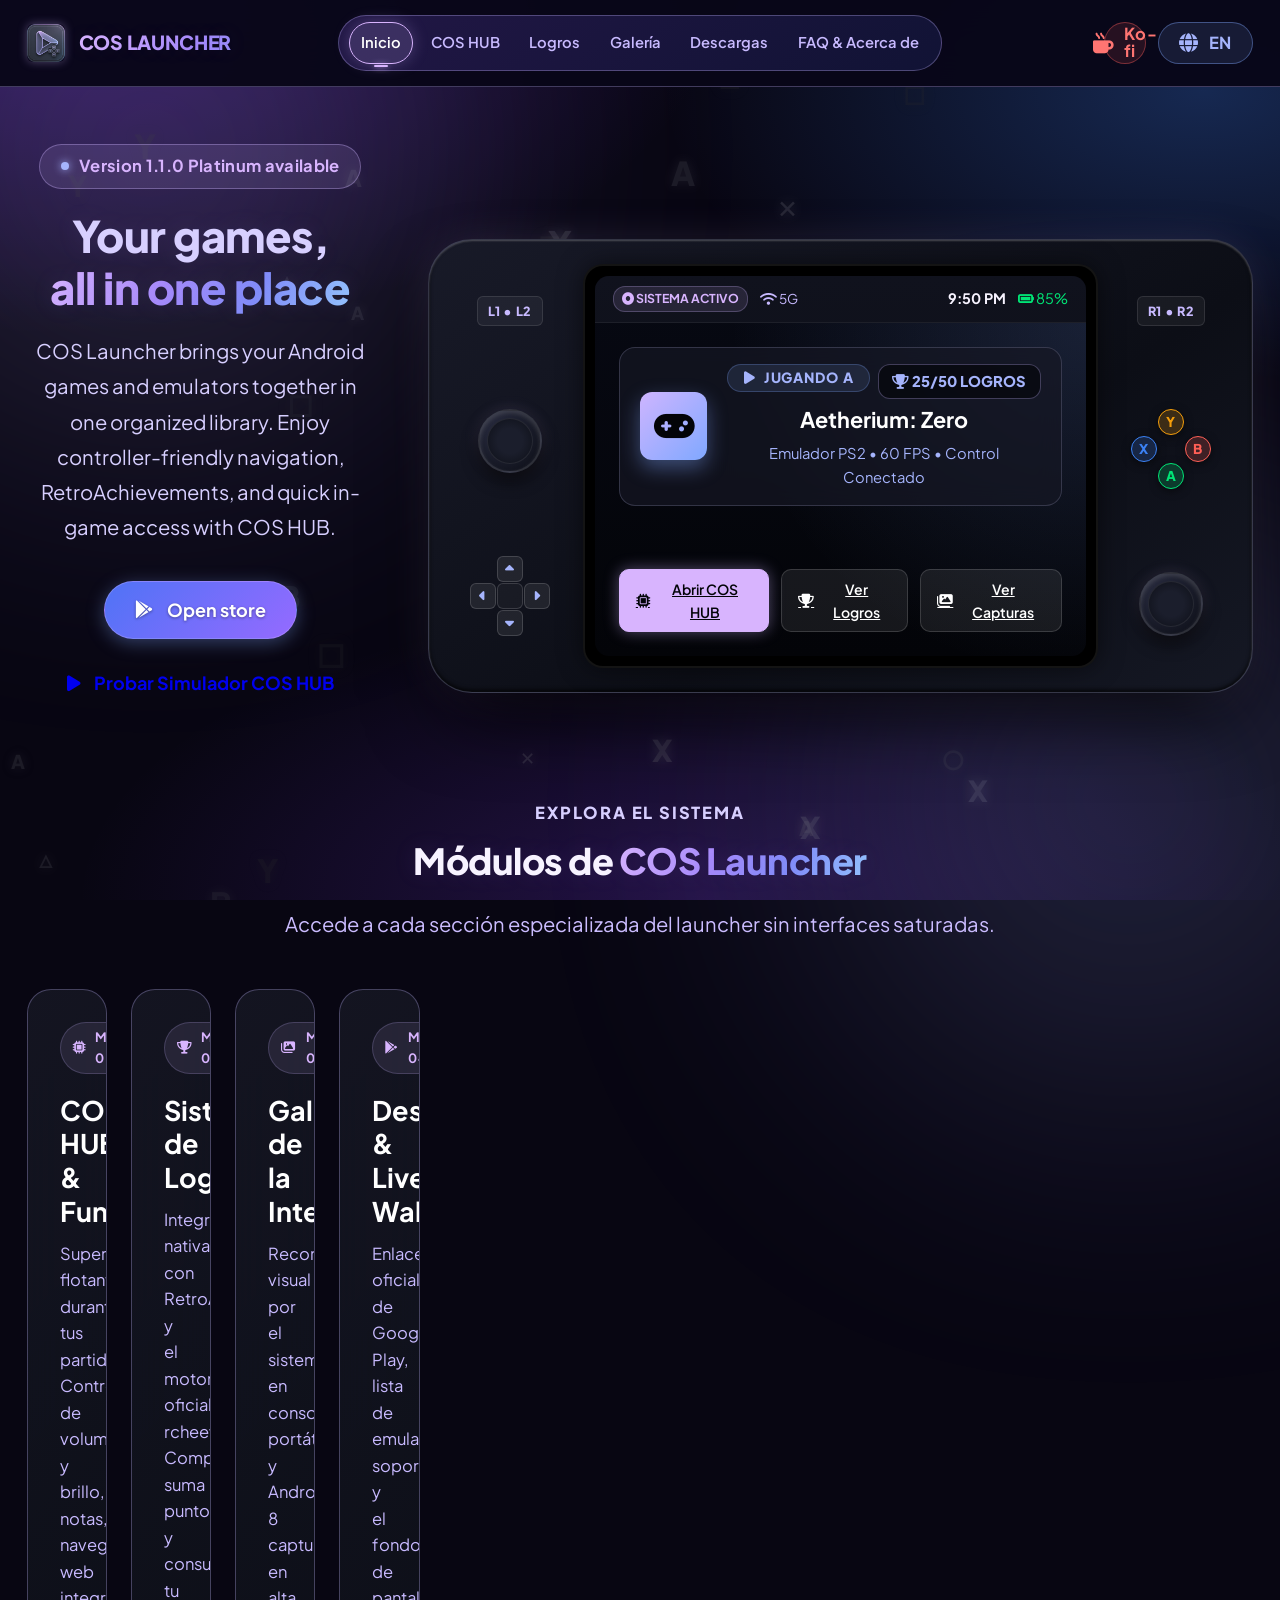
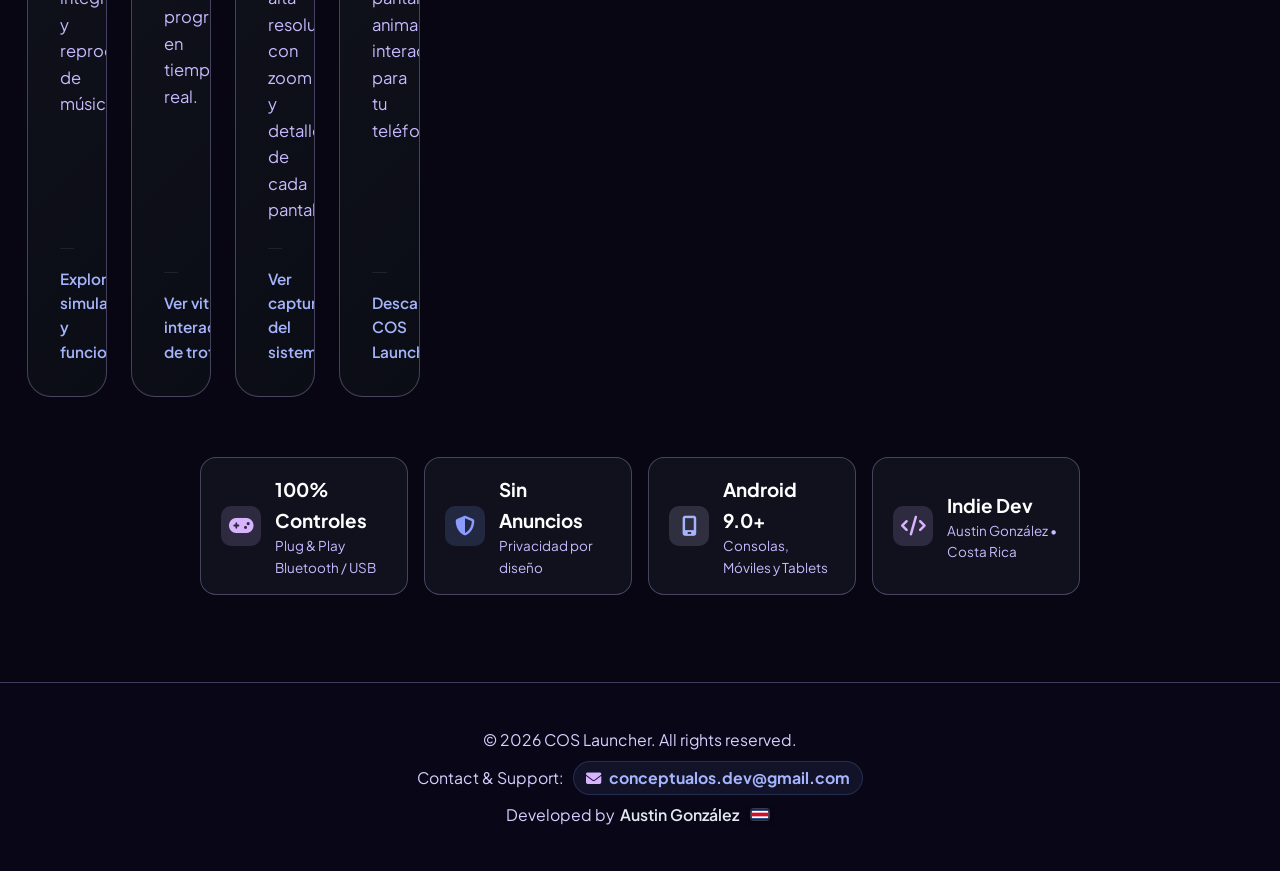
<file: home.html>
<!DOCTYPE html>
<html lang="en">

<head>
    <meta charset="UTF-8">
    <meta name="viewport" content="width=device-width, initial-scale=1.0">
    <title>COS Launcher | Portal Oficial</title>
    <meta name="description"
        content="COS Launcher organiza tus juegos de Android y emuladores con navegación mediante controles, RetroAchievements, recursos gráficos y accesos rápidos con COS HUB.">

    <link rel="icon" type="image/png" href="app_icon.png">

    <!-- Fonts & Icons -->
    <link rel="preconnect" href="https://fonts.googleapis.com">
    <link rel="preconnect" href="https://fonts.gstatic.com" crossorigin>
    <link
        href="https://fonts.googleapis.com/css2?family=Outfit:wght@400;500;600;700;800&family=Plus+Jakarta+Sans:wght@400;500;600;700;800&display=swap"
        rel="stylesheet">
    <link rel="stylesheet" href="https://cdnjs.cloudflare.com/ajax/libs/font-awesome/6.4.0/css/all.min.css">

    <!-- Stylesheets -->
    <link rel="stylesheet" href="styles.css?v=3.8.14">
    <link rel="stylesheet" href="innovative.css?v=1.0.0">
    <link rel="stylesheet" href="portal.css?v=1.0.0">
</head>

<body>

    <!-- Floating Controller Symbols Particle Engine -->
    <div id="floatingIconsBg" class="floating-icons-container"></div>

    <!-- Ambient Moon Dust Glows -->
    <div class="glow-bg glow-top-left"></div>
    <div class="glow-bg glow-bottom-right"></div>

    <!-- Navigation Header -->
    <header class="navbar">
        <div class="nav-container">
            <a href="home.html" class="brand-logo">
                <img src="app_icon.png" alt="Logotipo de COS Launcher" class="brand-app-icon">
                <div class="brand-text">
                    <span class="brand-title brand-title-white">COS LAUNCHER</span>
                </div>
            </a>

            <!-- Multi-Page Navigation Bar -->
            <nav class="nav-links nav-capsule">
                <a href="home.html" class="nav-item-pill active">Inicio</a>
                <a href="hub.html" class="nav-item-pill">COS HUB</a>
                <a href="achievements.html" class="nav-item-pill">Logros</a>
                <a href="gallery.html" class="nav-item-pill">Galería</a>
                <a href="download.html" class="nav-item-pill">Descargas</a>
                <a href="about.html" class="nav-item-pill">FAQ & Acerca de</a>
            </nav>

            <div class="nav-actions">
                <a href="about.html#kofi" class="badge-pill kofi-nav-pill" id="kofiNavBtn" title="Apoyar en Ko-fi">
                    <i class="fa-solid fa-mug-hot"></i>
                    <span class="badge-text" data-i18n="nav_kofi">Ko-fi</span>
                </a>
                <div class="badge-pill lang-toggle-pill" id="langToggleBtn" role="button" tabindex="0" title="Cambiar idioma">
                    <i class="fa-solid fa-globe"></i>
                    <span class="badge-text" id="langText">ES</span>
                </div>
                <button class="mobile-toggle" id="mobileMenuBtn" aria-label="Abrir Menú">
                    <i class="fa-solid fa-bars"></i>
                </button>
            </div>
        </div>
    </header>

    <!-- Main Console Dashboard Hero -->
    <section class="hero-section" style="padding-bottom: 30px;">
        <div class="container hero-container" style="flex-direction: column; align-items: center; text-align: center;">
            <div class="hero-content" style="max-width: 840px; margin: 0 auto;">
                <div class="hero-badges-row" style="justify-content: center;">
                    <div class="badge-pill">
                        <span class="badge-dot"></span>
                        <span class="badge-text" data-i18n="hero_badge">COS Launcher V1.1.0 Platinum</span>
                    </div>
                </div>

                <h1 class="hero-title" data-i18n="hero_title" style="margin-bottom: 20px;">
                    Tus juegos, <br>
                    <span class="gradient-text">en un solo lugar</span>
                </h1>
                <p class="hero-description" data-i18n="hero_desc" style="max-width: 680px; margin: 0 auto 36px auto;">
                    COS Launcher reúne tus juegos de Android y emuladores en una biblioteca organizada. Disfruta de
                    navegación con controles, logros de RetroAchievements y accesos rápidos durante tus partidas con COS
                    HUB.
                </p>

                <div class="hero-cta-group" style="display: flex; gap: 16px; justify-content: center; flex-wrap: wrap; margin-bottom: 36px;">
                    <a href="download.html" class="btn btn-primary" style="padding: 14px 30px; border-radius: 999px;">
                        <i class="fa-brands fa-google-play"></i>
                        <span data-i18n="dl_store_btn">Obtener en Google Play</span>
                    </a>
                    <a href="hub.html" class="btn btn-secondary" style="padding: 14px 30px; border-radius: 999px;">
                        <i class="fa-solid fa-play"></i>
                        <span>Probar Simulador COS HUB</span>
                    </a>
                </div>
            </div>

            <!-- Virtual Handheld Console Interactive Stage -->
            <div class="hero-stage-wrapper">
                <div class="console-ambient-glow"></div>
                
                <div class="handheld-console">
                    <!-- Left Console Grip -->
                    <div class="console-grip">
                        <div class="console-shoulder-trigger">L1 • L2</div>
                        <div class="console-analog-stick" title="Stick analógico izquierdo"></div>
                        <div class="dpad-cluster">
                            <div class="dpad-btn up"><i class="fa-solid fa-caret-up"></i></div>
                            <div class="dpad-btn left"><i class="fa-solid fa-caret-left"></i></div>
                            <div class="dpad-btn center"></div>
                            <div class="dpad-btn right"><i class="fa-solid fa-caret-right"></i></div>
                            <div class="dpad-btn down"><i class="fa-solid fa-caret-down"></i></div>
                        </div>
                    </div>

                    <!-- Center OLED Console Screen -->
                    <div class="console-screen-bezel">
                        <div class="console-display">
                            <div class="console-top-bar">
                                <div class="console-status-left">
                                    <span class="console-status-pill"><i class="fa-solid fa-circle-dot"></i> SISTEMA ACTIVO</span>
                                    <span style="font-size: 0.75rem; color: var(--text-secondary);"><i class="fa-solid fa-wifi"></i> 5G</span>
                                </div>
                                <div class="console-status-right">
                                    <span id="liveClock" style="font-weight: 700;">12:00 PM</span>
                                    <span style="color: #00E676;"><i class="fa-solid fa-battery-full"></i> 85%</span>
                                </div>
                            </div>

                            <div class="console-screen-body">
                                <div class="console-game-card">
                                    <div class="console-game-thumb">
                                        <i class="fa-solid fa-gamepad"></i>
                                    </div>
                                    <div class="console-game-meta">
                                        <div style="display: flex; gap: 8px; margin-bottom: 4px;">
                                            <span class="game-status-pill"><i class="fa-solid fa-play"></i> JUGANDO A</span>
                                            <span class="ra-subcapsule-badge"><i class="fa-solid fa-trophy"></i> 25/50 LOGROS</span>
                                        </div>
                                        <h3>Aetherium: Zero</h3>
                                        <p>Emulador PS2 • 60 FPS • Control Conectado</p>
                                    </div>
                                </div>

                                <div class="console-quick-row">
                                    <a href="hub.html" class="console-quick-btn active">
                                        <i class="fa-solid fa-microchip"></i> <span>Abrir COS HUB</span>
                                    </a>
                                    <a href="achievements.html" class="console-quick-btn">
                                        <i class="fa-solid fa-trophy"></i> <span>Ver Logros</span>
                                    </a>
                                    <a href="gallery.html" class="console-quick-btn">
                                        <i class="fa-solid fa-images"></i> <span>Ver Capturas</span>
                                    </a>
                                </div>
                            </div>
                        </div>
                    </div>

                    <!-- Right Console Grip -->
                    <div class="console-grip">
                        <div class="console-shoulder-trigger">R1 • R2</div>
                        <div class="abxy-cluster">
                            <div class="abxy-btn btn-y">Y</div>
                            <div class="abxy-btn btn-x">X</div>
                            <div class="abxy-btn btn-b">B</div>
                            <div class="abxy-btn btn-a">A</div>
                        </div>
                        <div class="console-analog-stick" title="Stick analógico derecho"></div>
                    </div>
                </div>
            </div>
        </div>
    </section>

    <!-- Multi-Page Exploration Portals -->
    <section class="section" style="padding-top: 20px;">
        <div class="container">
            <div class="section-header text-center">
                <span class="section-subtitle">EXPLORA EL SISTEMA</span>
                <h2 class="section-title">Módulos de <span class="gradient-text">COS Launcher</span></h2>
                <p class="section-description">
                    Accede a cada sección especializada del launcher sin interfaces saturadas.
                </p>
            </div>

            <!-- Portal Dashboard Grid (4 Main Access Portals) -->
            <div class="portal-dashboard-grid">
                <!-- Portal 1: COS HUB & Funciones -->
                <a href="hub.html" class="portal-nav-card span-6">
                    <div>
                        <div class="portal-card-badge"><i class="fa-solid fa-microchip"></i> <span>MÓDULO 01</span></div>
                        <h3 class="portal-card-title">COS HUB & Funciones</h3>
                        <p class="portal-card-desc">
                            Superposición flotante durante tus partidas. Control de volumen y brillo, notas, navegador web integrado y reproductor de música.
                        </p>
                    </div>
                    <div class="portal-card-footer">
                        <span>Explorar simulador y funciones</span>
                        <i class="fa-solid fa-arrow-right"></i>
                    </div>
                </a>

                <!-- Portal 2: RetroAchievements -->
                <a href="achievements.html" class="portal-nav-card span-6">
                    <div>
                        <div class="portal-card-badge"><i class="fa-solid fa-trophy"></i> <span>MÓDULO 02</span></div>
                        <h3 class="portal-card-title">Sistema de Logros</h3>
                        <p class="portal-card-desc">
                            Integración nativa con RetroAchievements y el motor oficial rcheevos. Compite, suma puntos y consulta tu progreso en tiempo real.
                        </p>
                    </div>
                    <div class="portal-card-footer">
                        <span>Ver vitrina interactiva de trofeos</span>
                        <i class="fa-solid fa-arrow-right"></i>
                    </div>
                </a>

                <!-- Portal 3: Galería & Capturas -->
                <a href="gallery.html" class="portal-nav-card span-6">
                    <div>
                        <div class="portal-card-badge"><i class="fa-solid fa-images"></i> <span>MÓDULO 03</span></div>
                        <h3 class="portal-card-title">Galería de la Interfaz</h3>
                        <p class="portal-card-desc">
                            Recorrido visual por el sistema en consolas portátiles y Android. 8 capturas en alta resolución con zoom y detalles de cada pantalla.
                        </p>
                    </div>
                    <div class="portal-card-footer">
                        <span>Ver capturas del sistema</span>
                        <i class="fa-solid fa-arrow-right"></i>
                    </div>
                </a>

                <!-- Portal 4: Descargas & Live Wallpaper -->
                <a href="download.html" class="portal-nav-card span-6">
                    <div>
                        <div class="portal-card-badge"><i class="fa-brands fa-google-play"></i> <span>MÓDULO 04</span></div>
                        <h3 class="portal-card-title">Descargas & Live Wallpaper</h3>
                        <p class="portal-card-desc">
                            Enlace oficial de Google Play, lista de emuladores soportados y el fondo de pantalla animado interactivo para tu teléfono.
                        </p>
                    </div>
                    <div class="portal-card-footer">
                        <span>Descargar COS Launcher</span>
                        <i class="fa-solid fa-arrow-right"></i>
                    </div>
                </a>
            </div>

            <!-- Highlights Specs Bar -->
            <div class="hero-satellites-container" style="margin: 0 auto;">
                <div class="satellite-chip">
                    <div class="satellite-icon icon-purple"><i class="fa-solid fa-gamepad"></i></div>
                    <div class="satellite-text">
                        <span class="satellite-val">100% Controles</span>
                        <span class="satellite-label">Plug & Play Bluetooth / USB</span>
                    </div>
                </div>

                <div class="satellite-chip">
                    <div class="satellite-icon icon-blue"><i class="fa-solid fa-shield-halved"></i></div>
                    <div class="satellite-text">
                        <span class="satellite-val">Sin Anuncios</span>
                        <span class="satellite-label">Privacidad por diseño</span>
                    </div>
                </div>

                <div class="satellite-chip">
                    <div class="satellite-icon icon-cyan"><i class="fa-solid fa-mobile-screen"></i></div>
                    <div class="satellite-text">
                        <span class="satellite-val">Android 9.0+</span>
                        <span class="satellite-label">Consolas, Móviles y Tablets</span>
                    </div>
                </div>

                <div class="satellite-chip">
                    <div class="satellite-icon icon-purple"><i class="fa-solid fa-code"></i></div>
                    <div class="satellite-text">
                        <span class="satellite-val">Indie Dev</span>
                        <span class="satellite-label">Austin González • Costa Rica</span>
                    </div>
                </div>
            </div>
        </div>
    </section>

    <!-- Footer -->
    <footer class="footer">
        <div class="container footer-container">
            <div class="footer-legal">
                <p data-i18n="footer_rights">&copy; 2026 COS Launcher. Todos los derechos reservados.</p>
                <p class="footer-contact-line">
                    <span data-i18n="footer_contact_text">Contacto y Soporte:</span>
                    <a href="mailto:conceptualos.dev@gmail.com" class="footer-email-link">
                        <i class="fa-solid fa-envelope"></i> conceptualos.dev@gmail.com
                    </a>
                </p>
                <p class="footer-author-line">
                    <span data-i18n="footer_dev_text">Desarrollado por</span>
                    <span class="author-name">Austin González</span>
                    <svg class="inline-flag" width="20" height="13" viewBox="0 0 6 4" xmlns="http://www.w3.org/2000/svg" title="Costa Rica">
                        <rect width="6" height="4" fill="#002B7F" />
                        <rect y="0.667" width="6" height="2.667" fill="#FFFFFF" />
                        <rect y="1.333" width="6" height="1.333" fill="#CE1126" />
                    </svg>
                </p>
            </div>
        </div>
    </footer>

    <!-- Audio SFX Elements Preloaded -->
    <audio id="sfxClick1" src="m4a/click_1.m4a" preload="auto"></audio>
    <audio id="sfxClick2" src="m4a/click_2.m4a" preload="auto"></audio>
    <audio id="sfxJuegoAbrir" src="m4a/juegoabrir.mp3" preload="auto"></audio>

    <!-- Custom Scripts -->
    <script src="script.js?v=3.8.8"></script>
    <script src="innovative.js?v=1.0.0"></script>
</body>

</html>
</file>
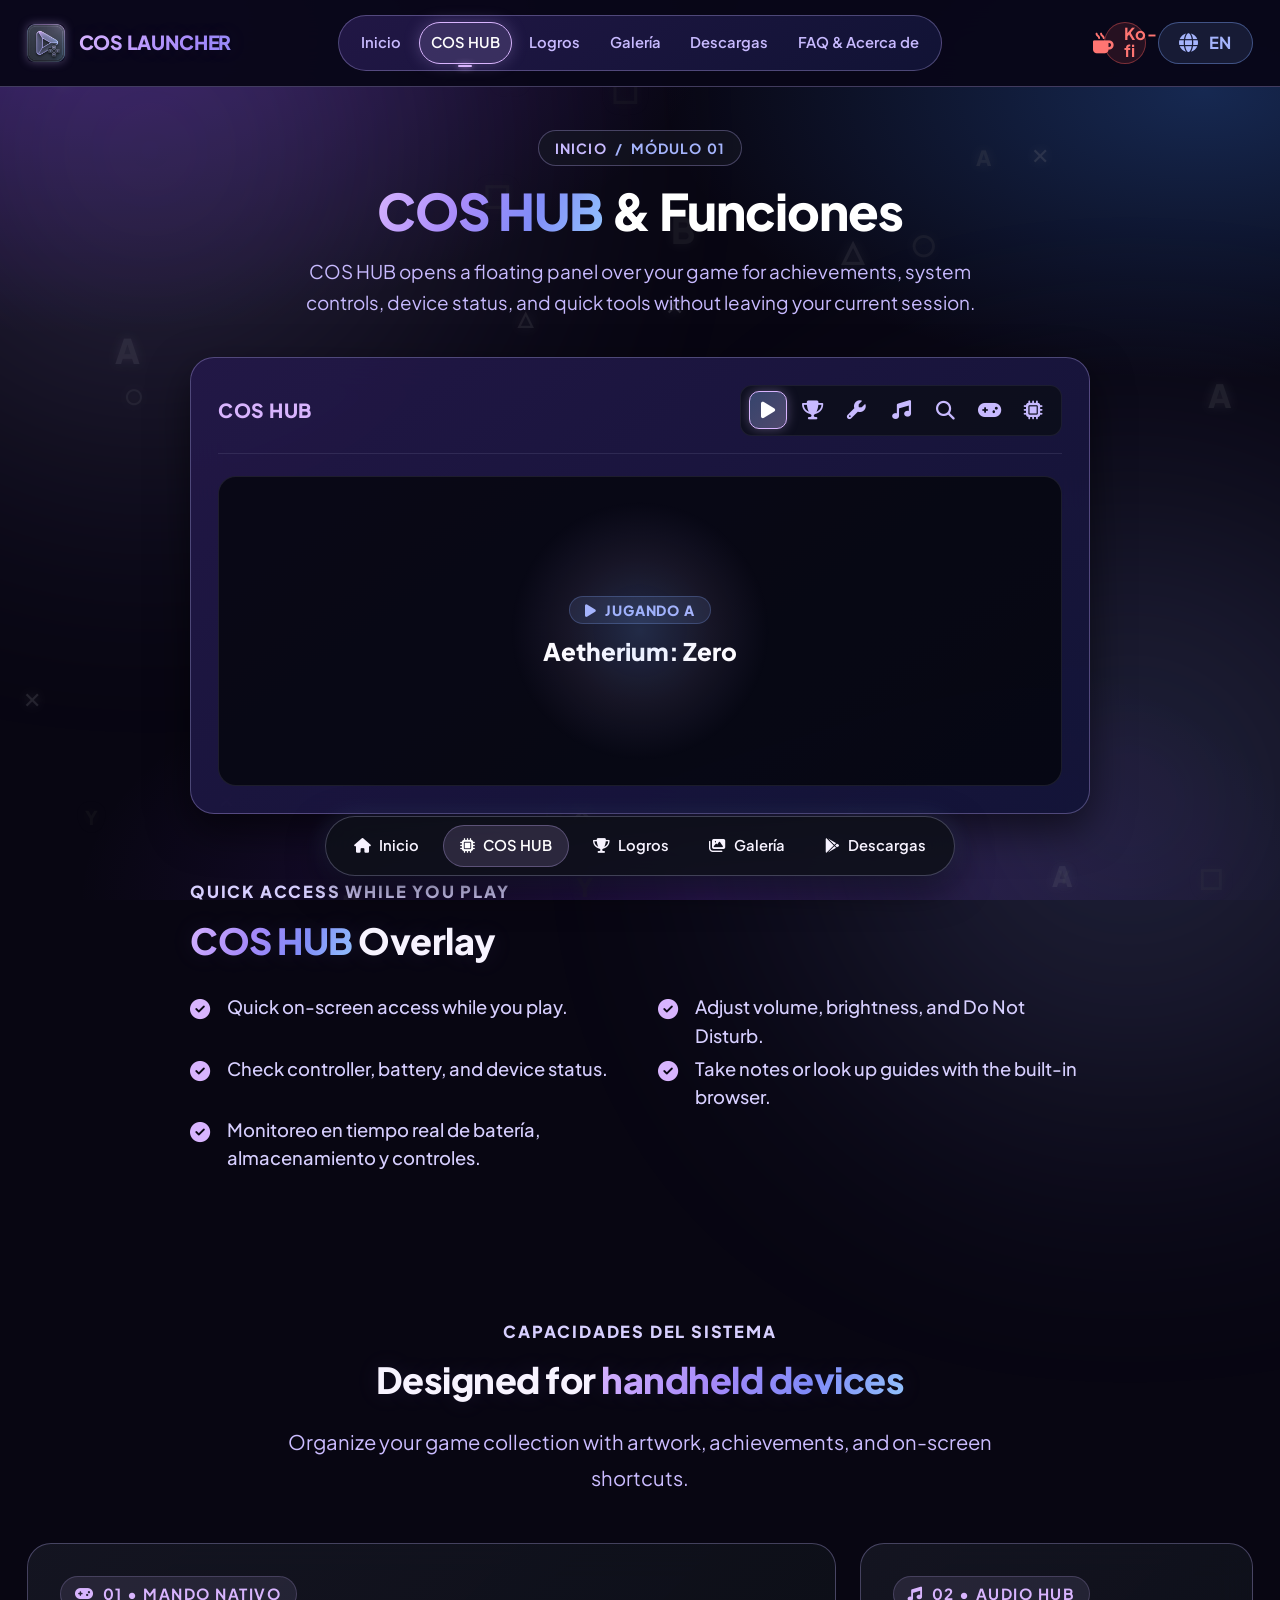
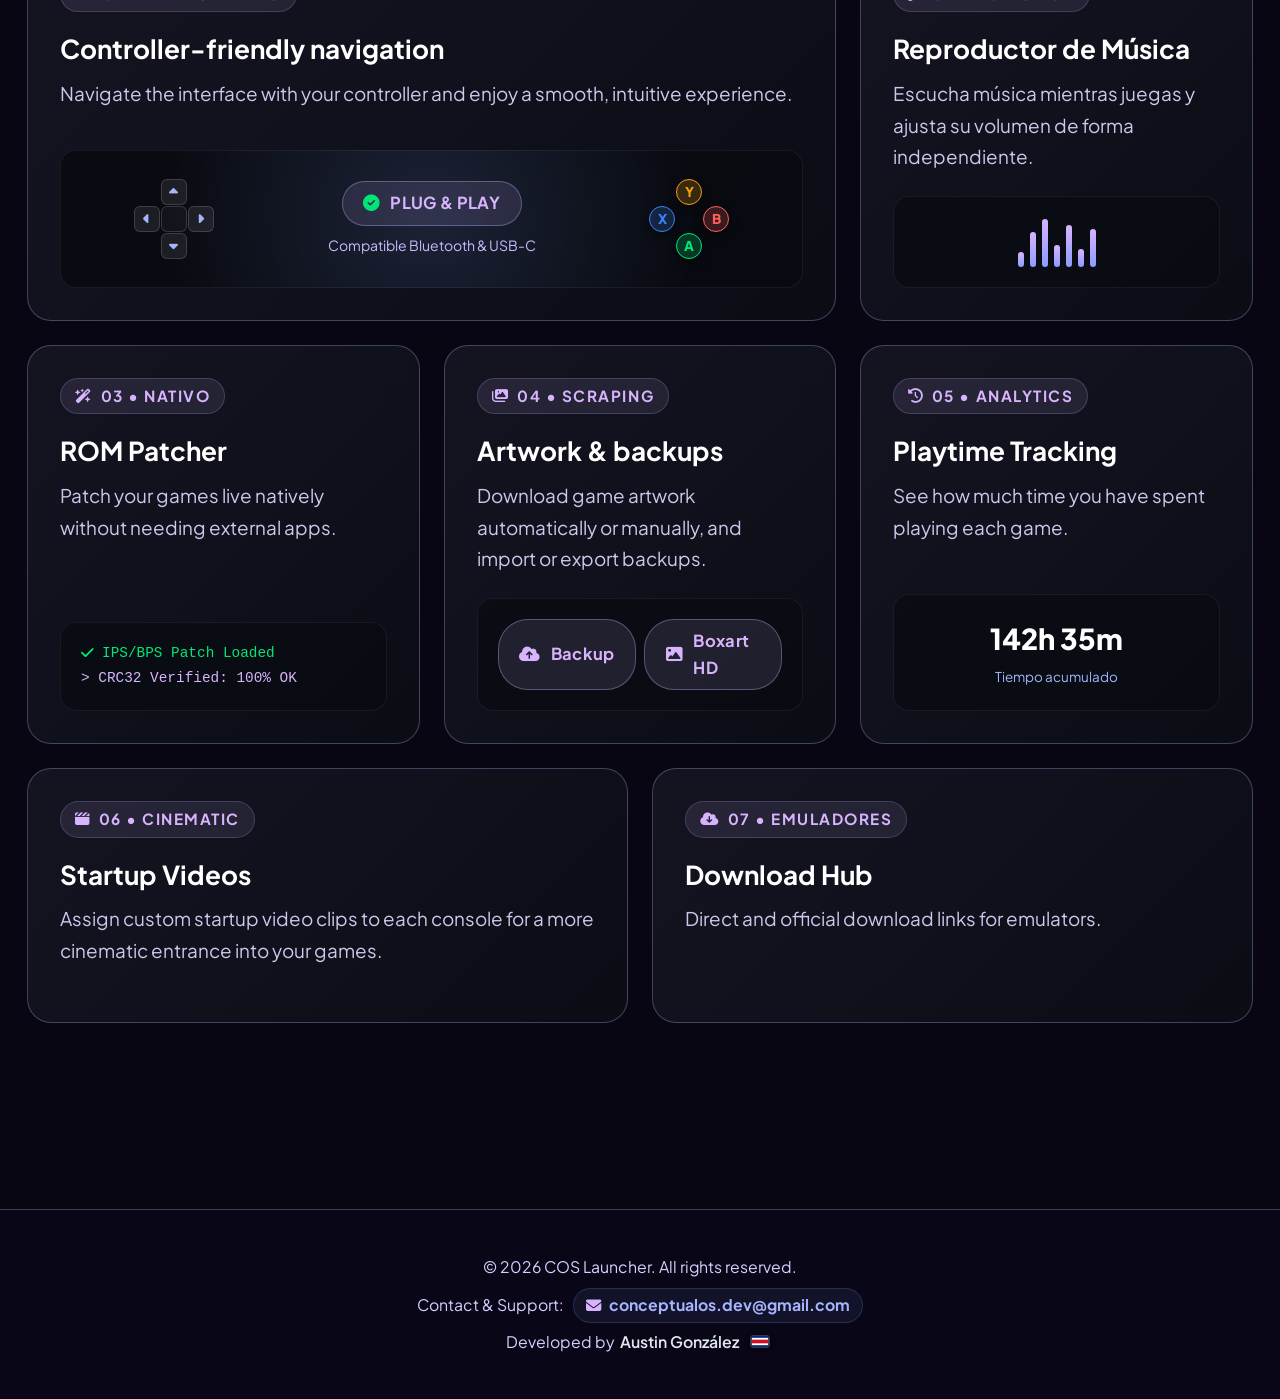
<file: hub.html>
<!DOCTYPE html>
<html lang="en">

<head>
    <meta charset="UTF-8">
    <meta name="viewport" content="width=device-width, initial-scale=1.0">
    <title>COS HUB & Funciones | COS Launcher</title>
    <meta name="description"
        content="COS HUB reúne herramientas útiles sin sacarte de la partida: logros, volumen, brillo, notas, navegador web y música.">

    <link rel="icon" type="image/png" href="app_icon.png">

    <!-- Fonts & Icons -->
    <link rel="preconnect" href="https://fonts.googleapis.com">
    <link rel="preconnect" href="https://fonts.gstatic.com" crossorigin>
    <link
        href="https://fonts.googleapis.com/css2?family=Outfit:wght@400;500;600;700;800&family=Plus+Jakarta+Sans:wght@400;500;600;700;800&display=swap"
        rel="stylesheet">
    <link rel="stylesheet" href="https://cdnjs.cloudflare.com/ajax/libs/font-awesome/6.4.0/css/all.min.css">

    <!-- Stylesheets -->
    <link rel="stylesheet" href="styles.css?v=3.8.14">
    <link rel="stylesheet" href="innovative.css?v=1.0.0">
    <link rel="stylesheet" href="portal.css?v=1.0.0">
</head>

<body>

    <!-- Floating Controller Symbols Particle Engine -->
    <div id="floatingIconsBg" class="floating-icons-container"></div>

    <!-- Ambient Moon Dust Glows -->
    <div class="glow-bg glow-top-left"></div>
    <div class="glow-bg glow-bottom-right"></div>

    <!-- Navigation Header -->
    <header class="navbar">
        <div class="nav-container">
            <a href="home.html" class="brand-logo">
                <img src="app_icon.png" alt="Logotipo de COS Launcher" class="brand-app-icon">
                <div class="brand-text">
                    <span class="brand-title brand-title-white">COS LAUNCHER</span>
                </div>
            </a>

            <!-- Multi-Page Navigation Bar -->
            <nav class="nav-links nav-capsule">
                <a href="home.html" class="nav-item-pill">Inicio</a>
                <a href="hub.html" class="nav-item-pill active">COS HUB</a>
                <a href="achievements.html" class="nav-item-pill">Logros</a>
                <a href="gallery.html" class="nav-item-pill">Galería</a>
                <a href="download.html" class="nav-item-pill">Descargas</a>
                <a href="about.html" class="nav-item-pill">FAQ & Acerca de</a>
            </nav>

            <div class="nav-actions">
                <a href="about.html#kofi" class="badge-pill kofi-nav-pill" id="kofiNavBtn" title="Apoyar en Ko-fi">
                    <i class="fa-solid fa-mug-hot"></i>
                    <span class="badge-text" data-i18n="nav_kofi">Ko-fi</span>
                </a>
                <div class="badge-pill lang-toggle-pill" id="langToggleBtn" role="button" tabindex="0" title="Cambiar idioma">
                    <i class="fa-solid fa-globe"></i>
                    <span class="badge-text" id="langText">ES</span>
                </div>
                <button class="mobile-toggle" id="mobileMenuBtn" aria-label="Abrir Menú">
                    <i class="fa-solid fa-bars"></i>
                </button>
            </div>
        </div>
    </header>

    <!-- Sub-Page Hero Header -->
    <section class="page-hero-section">
        <div class="container page-hero-container">
            <div class="page-breadcrumb">
                <a href="home.html">Inicio</a> <span>/</span> <span>Módulo 01</span>
            </div>
            <h1 class="page-title"><span class="gradient-text">COS HUB</span> & Funciones</h1>
            <p class="page-subtitle" data-i18n="hub_desc">
                COS HUB reúne herramientas útiles sin sacarte de la partida. Consulta tus logros, controla el
                volumen y el brillo, revisa el almacenamiento y el estado del dispositivo, administra tus controles,
                toma notas o realiza una búsqueda rápida desde el navegador integrado.
            </p>
        </div>
    </section>

    <!-- Deep Dive: COS HUB Interactive Overlay Simulator -->
    <section id="neural-overlay" class="section overlay-section" style="padding-top: 0;">
        <div class="container overlay-container">
            <div class="overlay-visual">
                <div class="cos-overlay-window glass-card">
                    <!-- Top Overlay Header & Navigation Tabs (7 Tabs) -->
                    <div class="overlay-top-nav">
                        <div class="overlay-brand">
                            <span class="overlay-title-text">COS HUB</span>
                        </div>
                        <div class="overlay-tabs-row">
                            <span class="overlay-icon-btn active" role="button" tabindex="0" title="Jugando"><i
                                    class="fa-solid fa-play"></i></span>
                            <span class="overlay-icon-btn" role="button" tabindex="0" title="Logros"><i
                                    class="fa-solid fa-trophy"></i></span>
                            <span class="overlay-icon-btn" role="button" tabindex="0" title="Herramientas"><i
                                    class="fa-solid fa-wrench"></i></span>
                            <span class="overlay-icon-btn" role="button" tabindex="0" title="Música"><i
                                    class="fa-solid fa-music"></i></span>
                            <span class="overlay-icon-btn" role="button" tabindex="0" title="Navegador Web"><i
                                    class="fa-solid fa-magnifying-glass"></i></span>
                            <span class="overlay-icon-btn" role="button" tabindex="0" title="Controles"><i
                                    class="fa-solid fa-gamepad"></i></span>
                            <span class="overlay-icon-btn" role="button" tabindex="0" title="Estado del dispositivo"><i
                                    class="fa-solid fa-microchip"></i></span>
                        </div>
                    </div>

                    <!-- Overlay Active View: Dynamic 7-Tabs Viewport -->
                    <div class="overlay-viewport-content">
                        <!-- Tab View 1: Jugando -->
                        <div class="overlay-tab-view active centered-tab-view" id="overlayViewPlaying">
                            <div class="overlay-ambient-glow"></div>
                            <div class="active-game-info text-center-info">
                                <span class="game-status-pill"><i class="fa-solid fa-play"></i> JUGANDO A</span>
                                <h3 class="active-game-title">Aetherium: Zero</h3>
                            </div>
                        </div>

                        <!-- Tab View 2: Logros -->
                        <div class="overlay-tab-view" id="overlayViewAchievements">
                            <div class="overlay-ach-header">
                                <div class="active-game-info">
                                    <span class="game-status-pill"><i class="fa-solid fa-trophy"></i> LOGROS</span>
                                </div>
                            </div>

                            <div class="overlay-ach-content-wrap">
                                <div class="overlay-ach-subbar">
                                    <h3 class="active-game-title">Aetherium: Zero</h3>
                                    <div class="ach-header-progress">
                                        <div class="ra-progress-track">
                                            <div class="ra-progress-fill" style="width: 50%;"></div>
                                        </div>
                                        <span class="ra-subcapsule-badge">25/50</span>
                                    </div>
                                </div>

                                <div class="overlay-ach-list">
                                    <div class="overlay-ach-item">
                                        <span class="ach-item-title">Primer campeón</span>
                                        <span class="pts-gold">5 PTS</span>
                                    </div>
                                </div>
                            </div>
                        </div>

                        <!-- Tab View 3: Herramientas de Sistema -->
                        <div class="overlay-tab-view" id="overlayViewSystem">
                            <div class="overlay-tab-header">
                                <div class="active-game-info">
                                    <span class="game-status-pill"><i class="fa-solid fa-wrench"></i> HERRAMIENTAS DE SISTEMA</span>
                                </div>
                            </div>

                            <div class="overlay-tools-content-wrap">
                                <div class="overlay-tools-grid">
                                    <!-- Volume Slider -->
                                    <div class="tool-card">
                                        <div class="tool-label-row">
                                            <span><i class="fa-solid fa-volume-high" id="sysVolIcon"></i> Volumen</span>
                                            <span class="tool-val-text" id="sysVolVal">75%</span>
                                        </div>
                                        <div class="tool-slider-box">
                                            <input type="range" class="tool-slider-native" id="sysVolSlider" min="0"
                                                max="100" value="75" aria-label="Volumen">
                                            <div class="progress-bar-container">
                                                <div class="progress-bar-fill" id="sysVolFill" style="width: 75%;"></div>
                                            </div>
                                            <div class="tool-slider-thumb" id="sysVolThumb"
                                                style="left: calc(7px + 0.75 * (100% - 14px));"></div>
                                        </div>
                                    </div>

                                    <!-- Brightness Slider -->
                                    <div class="tool-card">
                                        <div class="tool-label-row">
                                            <span><i class="fa-solid fa-sun" id="sysBrightIcon"></i> Brillo</span>
                                            <span class="tool-val-text" id="sysBrightVal">85%</span>
                                        </div>
                                        <div class="tool-slider-box">
                                            <input type="range" class="tool-slider-native" id="sysBrightSlider" min="0"
                                                max="100" value="85" aria-label="Brillo">
                                            <div class="progress-bar-container">
                                                <div class="progress-bar-fill" id="sysBrightFill" style="width: 85%;"></div>
                                            </div>
                                            <div class="tool-slider-thumb" id="sysBrightThumb"
                                                style="left: calc(7px + 0.85 * (100% - 14px));"></div>
                                        </div>
                                    </div>

                                    <!-- DND Button -->
                                    <div class="tool-card tool-button active" id="dndBtn" role="button" tabindex="0" aria-label="Modo no molestar">
                                        <i class="fa-solid fa-moon"></i>
                                        <div class="tool-btn-info">
                                            <span class="tool-btn-title">No molestar</span>
                                            <span class="tool-btn-sub" id="dndSubText">Activado</span>
                                        </div>
                                    </div>

                                    <!-- Notes Box -->
                                    <div class="tool-card tool-note-card">
                                        <div class="tool-label-row">
                                            <span><i class="fa-solid fa-note-sticky"></i> Notas</span>
                                        </div>
                                        <div class="tool-note-box">
                                            <input type="text" class="tool-note-input" id="sysNoteInput"
                                                value="Ataque especial: fase 2" placeholder="Escribe una nota..."
                                                spellcheck="false" autocomplete="off" aria-label="Notas del juego">
                                        </div>
                                    </div>
                                </div>
                            </div>
                        </div>

                        <!-- Tab View 4: Reproductor de Música -->
                        <div class="overlay-tab-view" id="overlayViewMusic">
                            <div class="overlay-tab-header">
                                <div class="active-game-info">
                                    <span class="game-status-pill"><i class="fa-solid fa-music"></i> REPRODUCTOR DE MÚSICA</span>
                                </div>
                            </div>

                            <div class="overlay-music-content-wrap">
                                <h3 class="active-game-title" id="musicTrackTitle">Soundtrack 01</h3>
                                <div class="overlay-music-box">
                                    <audio id="bgMusicAudio" src="m4a/cos_launcher_background.m4a" preload="metadata"></audio>

                                    <div class="music-time-row">
                                        <span id="musicCurrentTime">00:00</span>
                                        <div class="tool-slider-box" style="flex: 1;">
                                            <input type="range" class="tool-slider-native" id="musicSeekSlider" min="0"
                                                max="100" value="0" step="0.1" aria-label="Progreso de la canción">
                                            <div class="progress-bar-container">
                                                <div class="progress-bar-fill" id="musicProgressFill" style="width: 0%;"></div>
                                            </div>
                                            <div class="tool-slider-thumb" id="musicSeekThumb" style="left: calc(7px + 0 * (100% - 14px));"></div>
                                        </div>
                                        <span id="musicTotalTime">00:00</span>
                                    </div>

                                    <div class="music-controls-row">
                                        <button class="music-btn" id="musicPrevBtn" aria-label="Canción anterior"><i class="fa-solid fa-backward-step"></i></button>
                                        <button class="music-btn play-pause-btn" id="musicPlayPauseBtn" aria-label="Reproducir o pausar"><i class="fa-solid fa-play" id="musicPlayIcon"></i></button>
                                        <button class="music-btn" id="musicNextBtn" aria-label="Siguiente canción"><i class="fa-solid fa-forward-step"></i></button>
                                    </div>

                                    <div class="music-vol-row">
                                        <div class="tool-label-row" style="width: 100%;">
                                            <span><i class="fa-solid fa-sliders"></i> Volumen de Música</span>
                                            <span class="tool-val-text" id="musicVolVal">60%</span>
                                        </div>
                                        <div class="tool-slider-box" style="width: 100%;">
                                            <input type="range" class="tool-slider-native" id="musicVolSlider" min="0"
                                                max="100" value="60" aria-label="Volumen de Música">
                                            <div class="progress-bar-container">
                                                <div class="progress-bar-fill" id="musicVolFill" style="width: 60%;"></div>
                                            </div>
                                            <div class="tool-slider-thumb" id="musicVolThumb" style="left: calc(7px + 0.60 * (100% - 14px));"></div>
                                        </div>
                                    </div>
                                </div>
                            </div>
                        </div>

                        <!-- Tab View 5: Navegador Web -->
                        <div class="overlay-tab-view" id="overlayViewBrowser">
                            <div class="overlay-tab-header">
                                <div class="active-game-info">
                                    <span class="game-status-pill"><i class="fa-solid fa-magnifying-glass"></i> NAVEGADOR WEB INTEGRADO</span>
                                </div>
                            </div>

                            <div class="overlay-browser-content-wrap">
                                <div class="web-url-bar">
                                    <i class="fa-solid fa-globe"></i>
                                    <span>Aetherium: Zero Guía</span>
                                </div>

                                <div class="overlay-browser-preview">
                                    <div class="browser-result-card">
                                        <span class="result-site">Guía de Juego • Wiki Gamer</span>
                                        <h4>Aetherium: Zero Guía - Estrategia para Vencer Jefes</h4>
                                        <p>Guía paso a paso para esquivar ataques y derrotar a los jefes de Aetherium: Zero...</p>
                                    </div>
                                </div>
                            </div>
                        </div>

                        <!-- Tab View 6: Controles y batería -->
                        <div class="overlay-tab-view" id="overlayViewGamepad">
                            <div class="overlay-tab-header">
                                <div class="active-game-info">
                                    <span class="game-status-pill"><i class="fa-solid fa-gamepad"></i> CONTROLES</span>
                                </div>
                            </div>

                            <div class="overlay-gamepad-content-wrap">
                                <div class="overlay-gamepad-box">
                                    <div class="gamepad-status-card">
                                        <i class="fa-solid fa-gamepad gamepad-hero-icon"></i>
                                        <div class="gamepad-info">
                                            <span class="gamepad-name">Control</span>
                                            <span class="gamepad-battery-text"><i class="fa-solid fa-battery-full green-glow"></i> Batería del control: 85%</span>
                                        </div>
                                    </div>
                                </div>
                            </div>
                        </div>

                        <!-- Tab View 7: Estado del Dispositivo -->
                        <div class="overlay-tab-view" id="overlayViewHardware">
                            <div class="overlay-tab-header">
                                <div class="active-game-info">
                                    <span class="game-status-pill"><i class="fa-solid fa-microchip"></i> ESTADO DEL DISPOSITIVO</span>
                                </div>
                            </div>

                            <div class="overlay-hardware-content-wrap">
                                <div class="overlay-hardware-grid">
                                    <div class="hw-card">
                                        <span class="hw-label"><i class="fa-solid fa-temperature-half"></i> Temp. Batería</span>
                                        <span class="hw-val">34°C</span>
                                    </div>
                                    <div class="hw-card">
                                        <span class="hw-label"><i class="fa-solid fa-microchip"></i> Temp. CPU</span>
                                        <span class="hw-val">42°C</span>
                                    </div>
                                    <div class="hw-card">
                                        <span class="hw-label"><i class="fa-solid fa-hard-drive"></i> Almacenamiento</span>
                                        <span class="hw-val">45 GB de 256 GB</span>
                                    </div>
                                    <div class="hw-card">
                                        <span class="hw-label"><i class="fa-solid fa-memory"></i> Memoria RAM</span>
                                        <span class="hw-val">4.5 GB de 12 GB</span>
                                    </div>
                                </div>
                            </div>
                        </div>
                    </div>
                </div>
            </div>

            <div class="overlay-content">
                <span class="section-subtitle" data-i18n="hub_subtitle">ACCESOS RÁPIDOS DURANTE LA PARTIDA</span>
                <h2 class="section-title" data-i18n="hub_title"><span class="gradient-text">COS HUB</span> Overlay</h2>
                <ul class="check-list">
                    <li><i class="fa-solid fa-circle-check"></i> <span data-i18n="hub_check1">Superposición flotante fluida y transparente.</span></li>
                    <li><i class="fa-solid fa-circle-check"></i> <span data-i18n="hub_check2">Abre COS HUB desde el acceso rápido en pantalla.</span></li>
                    <li><i class="fa-solid fa-circle-check"></i> <span data-i18n="hub_check3">Reproductor de música con control de volumen independiente.</span></li>
                    <li><i class="fa-solid fa-circle-check"></i> <span data-i18n="hub_check4">Navegador web integrado para consultar guías y trucos al instante.</span></li>
                    <li><i class="fa-solid fa-circle-check"></i> <span data-i18n="hub_check5">Monitoreo en tiempo real de batería, almacenamiento y controles.</span></li>
                </ul>
            </div>
        </div>
    </section>

    <!-- Key Features Section: Cyber Bento Grid -->
    <section id="features" class="section features-section">
        <div class="container">
            <div class="section-header text-center">
                <span class="section-subtitle">CAPACIDADES DEL SISTEMA</span>
                <h2 class="section-title" data-i18n="features_title">Diseñado para <span class="gradient-text">dispositivos portátiles</span></h2>
                <p class="section-description" data-i18n="features_desc">
                    Organiza tu colección de juegos con recursos gráficos, logros y accesos rápidos en pantalla.
                </p>
            </div>

            <div class="bento-features-grid">
                <div class="bento-card bento-span-8">
                    <div>
                        <div class="bento-hud-tag"><i class="fa-solid fa-gamepad"></i> <span>01 • MANDO NATIVO</span></div>
                        <h3 class="bento-card-title" data-i18n="f1_title">Navegación con controles</h3>
                        <p class="bento-card-desc" data-i18n="f1_desc">Recorre la interfaz con tus controles y disfruta de una navegación fluida e intuitiva.</p>
                    </div>
                    <div class="bento-card-visual bento-gamepad-visual">
                        <div class="dpad-cluster">
                            <div class="dpad-btn up"><i class="fa-solid fa-caret-up"></i></div>
                            <div class="dpad-btn left"><i class="fa-solid fa-caret-left"></i></div>
                            <div class="dpad-btn center"></div>
                            <div class="dpad-btn right"><i class="fa-solid fa-caret-right"></i></div>
                            <div class="dpad-btn down"><i class="fa-solid fa-caret-down"></i></div>
                        </div>
                        <div style="text-align: center;">
                            <span class="badge-pill" style="margin-bottom: 8px;"><i class="fa-solid fa-circle-check" style="color: #00E676;"></i> PLUG & PLAY</span>
                            <div style="font-size: 0.78rem; color: var(--text-secondary);">Compatible Bluetooth & USB-C</div>
                        </div>
                        <div class="abxy-cluster">
                            <div class="abxy-btn btn-y">Y</div>
                            <div class="abxy-btn btn-x">X</div>
                            <div class="abxy-btn btn-b">B</div>
                            <div class="abxy-btn btn-a">A</div>
                        </div>
                    </div>
                </div>

                <div class="bento-card bento-span-4">
                    <div>
                        <div class="bento-hud-tag"><i class="fa-solid fa-music"></i> <span>02 • AUDIO HUB</span></div>
                        <h3 class="bento-card-title" data-i18n="f6_title">Reproductor de Música</h3>
                        <p class="bento-card-desc" data-i18n="f6_desc">Escucha música mientras juegas y ajusta su volumen de forma independiente.</p>
                    </div>
                    <div class="bento-card-visual">
                        <div class="audio-visualizer-bars">
                            <div class="viz-bar"></div>
                            <div class="viz-bar"></div>
                            <div class="viz-bar"></div>
                            <div class="viz-bar"></div>
                            <div class="viz-bar"></div>
                            <div class="viz-bar"></div>
                            <div class="viz-bar"></div>
                        </div>
                    </div>
                </div>

                <div class="bento-card bento-span-4">
                    <div>
                        <div class="bento-hud-tag"><i class="fa-solid fa-wand-magic-sparkles"></i> <span>03 • NATIVO</span></div>
                        <h3 class="bento-card-title" data-i18n="f8_title">Parcheador de ROMs</h3>
                        <p class="bento-card-desc" data-i18n="f8_desc">Parchea tus juegos en vivo de forma nativa sin necesidad de aplicaciones externas.</p>
                    </div>
                    <div class="bento-card-visual rom-patcher-sim">
                        <div class="patch-row-done"><i class="fa-solid fa-check"></i> IPS/BPS Patch Loaded</div>
                        <div class="patch-row-status">> CRC32 Verified: 100% OK</div>
                    </div>
                </div>

                <div class="bento-card bento-span-4">
                    <div>
                        <div class="bento-hud-tag"><i class="fa-solid fa-images"></i> <span>04 • SCRAPING</span></div>
                        <h3 class="bento-card-title" data-i18n="f2_title">Recursos y copias de seguridad</h3>
                        <p class="bento-card-desc" data-i18n="f2_desc">Descarga recursos gráficos de forma automática o manual, e importa o exporta copias de seguridad.</p>
                    </div>
                    <div class="bento-card-visual" style="display: flex; gap: 8px; justify-content: center;">
                        <span class="badge-pill"><i class="fa-solid fa-cloud-arrow-up"></i> Backup</span>
                        <span class="badge-pill"><i class="fa-solid fa-image"></i> Boxart HD</span>
                    </div>
                </div>

                <div class="bento-card bento-span-4">
                    <div>
                        <div class="bento-hud-tag"><i class="fa-solid fa-clock-rotate-left"></i> <span>05 • ANALYTICS</span></div>
                        <h3 class="bento-card-title" data-i18n="f5_title">Seguimiento de Tiempo de Juego</h3>
                        <p class="bento-card-desc" data-i18n="f5_desc">Consulta cuánto tiempo has dedicado a cada juego.</p>
                    </div>
                    <div class="bento-card-visual" style="text-align: center;">
                        <div style="font-size: 1.6rem; font-weight: 800; color: #FFFFFF;">142h 35m</div>
                        <span style="font-size: 0.75rem; color: var(--moondust-cyan);">Tiempo acumulado</span>
                    </div>
                </div>

                <div class="bento-card bento-span-6">
                    <div>
                        <div class="bento-hud-tag"><i class="fa-solid fa-clapperboard"></i> <span>06 • CINEMATIC</span></div>
                        <h3 class="bento-card-title" data-i18n="f9_title">Videos de inicio</h3>
                        <p class="bento-card-desc" data-i18n="f9_desc">Asigna clips de vídeo de inicio personalizados a cada consola para una entrada más cinematográfica a los juegos.</p>
                    </div>
                </div>

                <div class="bento-card bento-span-6">
                    <div>
                        <div class="bento-hud-tag"><i class="fa-solid fa-cloud-arrow-down"></i> <span>07 • EMULADORES</span></div>
                        <h3 class="bento-card-title" data-i18n="f7_title">Central de descargas</h3>
                        <p class="bento-card-desc" data-i18n="f7_desc">Enlaces de descarga directos y oficiales de los emuladores integrados.</p>
                    </div>
                </div>
            </div>
        </div>
    </section>

    <!-- Bottom Quick Dock -->
    <div class="portal-quick-dock">
        <a href="home.html" class="dock-item"><i class="fa-solid fa-house"></i> Inicio</a>
        <a href="hub.html" class="dock-item active"><i class="fa-solid fa-microchip"></i> COS HUB</a>
        <a href="achievements.html" class="dock-item"><i class="fa-solid fa-trophy"></i> Logros</a>
        <a href="gallery.html" class="dock-item"><i class="fa-solid fa-images"></i> Galería</a>
        <a href="download.html" class="dock-item"><i class="fa-brands fa-google-play"></i> Descargas</a>
    </div>

    <!-- Footer -->
    <footer class="footer">
        <div class="container footer-container">
            <div class="footer-legal">
                <p data-i18n="footer_rights">&copy; 2026 COS Launcher. Todos los derechos reservados.</p>
                <p class="footer-contact-line">
                    <span data-i18n="footer_contact_text">Contacto y Soporte:</span>
                    <a href="mailto:conceptualos.dev@gmail.com" class="footer-email-link">
                        <i class="fa-solid fa-envelope"></i> conceptualos.dev@gmail.com
                    </a>
                </p>
                <p class="footer-author-line">
                    <span data-i18n="footer_dev_text">Desarrollado por</span>
                    <span class="author-name">Austin González</span>
                    <svg class="inline-flag" width="20" height="13" viewBox="0 0 6 4" xmlns="http://www.w3.org/2000/svg" title="Costa Rica">
                        <rect width="6" height="4" fill="#002B7F" />
                        <rect y="0.667" width="6" height="2.667" fill="#FFFFFF" />
                        <rect y="1.333" width="6" height="1.333" fill="#CE1126" />
                    </svg>
                </p>
            </div>
        </div>
    </footer>

    <!-- Audio Elements -->
    <audio id="sfxClick1" src="m4a/click_1.m4a" preload="auto"></audio>
    <audio id="sfxClick2" src="m4a/click_2.m4a" preload="auto"></audio>
    <audio id="sfxJuegoAbrir" src="m4a/juegoabrir.mp3" preload="auto"></audio>

    <script src="script.js?v=3.8.8"></script>
    <script src="innovative.js?v=1.0.0"></script>
</body>

</html>
</file>
<file: styles.css>
/* ==========================================================================
   Conceptual OS | COS Launcher - Stylesheet
   Theme: Official Moon Dust Palette & Plus Jakarta Sans / Outfit Typography
   ========================================================================== */

:root {
    /* Obsidian lilac, violet and blue palette */
    --bg-dark: #090712;
    --surface-dark: #17132a;
    --bg-card: rgba(24, 20, 48, 0.82);

    --moondust-purple: #c084fc;
    --moondust-blue: #818cf8;
    --moondust-cyan: #a5b4fc;
    --moondust-softblue: #60a5fa;

    --text-primary: #f7f5ff;
    --text-secondary: #c7c3df;
    --text-body: #b9b4d6;

    --border-light: rgba(196, 181, 253, 0.18);

    /* Typography */
    --font-official: 'Plus Jakarta Sans', 'Outfit', system-ui, -apple-system, sans-serif;
    --font-title: 'Outfit', 'Plus Jakarta Sans', system-ui, -apple-system, sans-serif;

    --glass-blur: blur(18px);
    --transition-fast: 0.25s ease;
    --transition-smooth: 0.4s cubic-bezier(0.16, 1, 0.3, 1);
}

/* Reset & Base */
* {
    margin: 0;
    padding: 0;
    box-sizing: border-box;
    -webkit-tap-highlight-color: transparent;
}

html {
    scroll-behavior: smooth;
    font-size: 18px;
    overflow-x: clip;
}

body {
    background-color: var(--bg-dark);
    background-image:
        radial-gradient(ellipse 70% 50% at 8% 2%, rgba(124, 58, 237, 0.22), transparent 62%),
        radial-gradient(ellipse 58% 48% at 92% 12%, rgba(79, 70, 229, 0.18), transparent 60%),
        radial-gradient(ellipse 65% 50% at 50% 100%, rgba(59, 130, 246, 0.12), transparent 68%);
    background-attachment: fixed;
    color: var(--text-primary);
    font-family: var(--font-official);
    line-height: 1.6;
    overflow-x: clip;
    position: relative;
    -webkit-font-smoothing: antialiased;
    -moz-osx-font-smoothing: grayscale;
    text-rendering: optimizeLegibility;
}

body.nunito-page {
    --font-official: 'Nunito', system-ui, -apple-system, sans-serif;
    --font-title: 'Nunito', system-ui, -apple-system, sans-serif;
    font-family: var(--font-official);
}

/* Inline Flag SVG Graphic Styling */
.inline-flag {
    vertical-align: middle;
    margin: 0 4px 2px 4px;
    border-radius: 2px;
    box-shadow: 0 1px 4px rgba(0, 0, 0, 0.4);
    display: inline-block;
}

/* Floating ABXY & PlayStation Particles Container (Pure Symbols, No Ball/Circle) */
.floating-icons-container {
    position: fixed;
    top: 0;
    left: 0;
    width: 100vw;
    height: 100vh;
    z-index: -2;
    overflow: hidden;
    pointer-events: none;
}

.floating-btn-particle {
    position: absolute;
    display: inline-block;
    font-family: var(--font-official);
    font-weight: 800;
    line-height: 1;
    opacity: 0.28;
    user-select: none;
    animation: floatAnimation linear infinite;
    text-shadow: 0 0 12px currentColor;
    background: none !important;
    border: none !important;
    border-radius: 0 !important;
    box-shadow: none !important;
}

@keyframes floatAnimation {
    0% {
        transform: translateY(0) rotate(0deg) scale(0.9);
        opacity: 0;
    }
    10% {
        opacity: 0.3;
    }
    90% {
        opacity: 0.3;
    }
    100% {
        transform: translateY(-110vh) rotate(360deg) scale(1.15);
        opacity: 0;
    }
}

/* Ambient Moon Dust Glows */
.glow-bg {
    position: fixed;
    width: 600px;
    height: 600px;
    border-radius: 50%;
    filter: blur(140px);
    opacity: 0.18;
    z-index: -1;
    pointer-events: none;
}

.glow-top-left {
    top: -150px;
    left: -150px;
    background: radial-gradient(circle, var(--moondust-purple), var(--moondust-blue));
}

.glow-bottom-right {
    bottom: -200px;
    right: -150px;
    background: radial-gradient(circle, var(--moondust-blue), var(--moondust-cyan));
}

.container {
    max-width: 1240px;
    margin: 0 auto;
    padding: 0 1.5rem;
}

/* Glassmorphism Card Utility */
.glass-card {
    background: var(--bg-card);
    backdrop-filter: var(--glass-blur);
    -webkit-backdrop-filter: var(--glass-blur);
    border: 1px solid var(--border-light);
    border-radius: 22px;
    box-shadow: 0 12px 32px rgba(0, 0, 0, 0.45);
    transition: var(--transition-smooth);
}

.glass-card:hover {
    border-color: rgba(206, 181, 255, 0.45);
    box-shadow: 0 16px 40px rgba(206, 181, 255, 0.18);
}

/* Typography & Headers */
h1, h2, h3, h4, span, p, a, button {
    font-family: var(--font-official);
}

.gradient-text {
    background: linear-gradient(135deg, var(--moondust-cyan), var(--moondust-purple), var(--moondust-blue));
    -webkit-background-clip: text;
    -webkit-text-fill-color: transparent;
}

.text-center {
    text-align: center;
}

.section-subtitle {
    display: inline-block;
    font-size: clamp(0.92rem, 1vw, 1rem);
    font-weight: 800;
    color: var(--moondust-purple);
    letter-spacing: 1.8px;
    margin-bottom: 0.65rem;
}

.section-title {
    font-size: clamp(2rem, 2.7vw, 2.5rem);
    font-weight: 800;
    margin-bottom: 1.25rem;
    letter-spacing: -0.5px;
    line-height: 1.25;
}

.section-description {
    font-size: clamp(1.12rem, 1.35vw, 1.25rem);
    color: var(--text-body);
    max-width: 760px;
    margin: 0 auto 2.4rem auto;
    line-height: 1.75;
}

.overlay-content > p {
    text-align: left;
    font-size: clamp(1.08rem, 1.25vw, 1.18rem);
    line-height: 1.75;
}

/* App Icon Image Styling - Crisp HD Display */
.brand-app-icon {
    width: 38px;
    height: 38px;
    border-radius: 6px;
    object-fit: contain;
    display: block;
    flex-shrink: 0;
    box-shadow: 0 0 10px rgba(206, 181, 255, 0.35);
}

.mockup-icon, .mini-app-icon {
    width: 22px;
    height: 22px;
    border-radius: 4px;
    vertical-align: middle;
    object-fit: contain;
}

.download-app-icon {
    width: 48px;
    height: 48px;
    border-radius: 10px;
    object-fit: contain;
    box-shadow: 0 0 14px rgba(206, 181, 255, 0.4);
}

/* Navigation Header */
.navbar {
    position: fixed;
    top: 0;
    left: 0;
    width: 100%;
    z-index: 1000;
    background: rgba(12, 9, 28, 0.92);
    backdrop-filter: var(--glass-blur);
    -webkit-backdrop-filter: var(--glass-blur);
    border-bottom: 1px solid var(--border-light);
    padding: 0.85rem 0;
    box-sizing: border-box;
}

.nav-container {
    max-width: 1760px;
    width: 100%;
    margin: 0 auto;
    padding: 0 clamp(1.25rem, 3vw, 3.5rem);
    display: flex;
    align-items: center;
    justify-content: space-between;
    box-sizing: border-box;
    gap: 1.5rem;
}

/* Clean Unencapsulated Brand Logo */
.brand-logo {
    display: flex;
    align-items: center;
    gap: 0.75rem;
    text-decoration: none;
    color: var(--text-primary);
    flex: 1 1 0%;
    justify-content: flex-start;
    min-width: max-content;
}

.brand-text {
    display: flex;
    flex-direction: column;
}

/* Shimmer Header Title using Moon Dust System Colors */
.brand-title-white {
    font-weight: 800;
    font-size: clamp(1.08rem, 1.3vw, 1.25rem);
    line-height: 1.1;
    letter-spacing: -0.2px;
    background: linear-gradient(
        120deg,
        #FFFFFF 0%,
        #FFFFFF 25%,
        var(--moondust-purple) 42%,
        var(--moondust-blue) 50%,
        var(--moondust-cyan) 58%,
        #FFFFFF 75%,
        #FFFFFF 100%
    );
    background-size: 200% auto;
    color: transparent !important;
    -webkit-background-clip: text;
    background-clip: text;
    animation: textShimmer 4.5s linear infinite;
}

@keyframes textShimmer {
    0% {
        background-position: 200% 0;
    }
    100% {
        background-position: -200% 0;
    }
}

/* Nav Links Capsule Pill Container */
.nav-capsule {
    display: inline-flex;
    gap: clamp(0.2rem, 0.45vw, 0.55rem);
    align-items: center;
    padding: 0.32rem 0.55rem;
    background: rgba(22, 24, 36, 0.75);
    backdrop-filter: var(--glass-blur);
    -webkit-backdrop-filter: var(--glass-blur);
    border: 1px solid var(--border-light);
    border-radius: 9999px;
    margin: 0 auto;
    box-sizing: border-box;
    flex-wrap: nowrap;
    flex: 0 0 auto;
}

/* Sub-capsule Pill Nav Items */
.nav-item-pill {
    color: var(--text-secondary) !important;
    text-decoration: none;
    font-weight: 600;
    font-size: clamp(0.82rem, 0.88vw, 0.95rem);
    padding: 0.45rem clamp(0.55rem, 0.85vw, 1.15rem);
    border-radius: 9999px;
    transition: var(--transition-smooth);
    border: 1px solid transparent;
    white-space: nowrap;
    background: transparent;
    cursor: pointer;
    font-family: inherit;
    line-height: inherit;
}

.nav-item-pill:hover,
.nav-item-pill:focus,
.nav-item-pill:active,
.nav-item-pill.active {
    color: #FFFFFF !important;
    background: linear-gradient(135deg, rgba(128, 168, 255, 0.25), rgba(206, 181, 255, 0.25));
    border-color: rgba(206, 181, 255, 0.45);
    box-shadow: 0 0 14px rgba(206, 181, 255, 0.35);
    border-radius: 9999px;
}

.nav-actions {
    display: flex;
    align-items: center;
    justify-content: flex-end;
    gap: 0.65rem;
    flex: 1 1 0%;
    min-width: max-content;
}

.mobile-toggle {
    display: none;
    background: none;
    border: none;
    color: var(--text-primary);
    font-size: 1.4rem;
    cursor: pointer;
}

/* Buttons - High Contrast Vibrant Moon Dust Gradient */
.btn {
    display: inline-flex;
    align-items: center;
    justify-content: center;
    gap: 0.75rem;
    padding: 0.95rem 1.8rem;
    border-radius: 14px;
    font-weight: 700;
    text-decoration: none;
    cursor: pointer;
    transition: var(--transition-smooth);
    border: none;
}

.btn-sm {
    padding: 0.5rem 1rem;
    font-size: 0.85rem;
    border-radius: 10px;
}

.btn-lg {
    padding: 1.05rem 2rem;
    font-size: 1rem;
    border-radius: 16px;
}

.btn-block {
    width: 100%;
}

/* Both Primary and Google Play Buttons share vibrant high-contrast gradient */
.btn-primary {
    background: linear-gradient(135deg, #4f73f6, #956aff);
    color: #FFFFFF !important;
    font-weight: 700;
    text-shadow: 0 1px 3px rgba(0, 0, 0, 0.4);
    box-shadow: 0 4px 18px rgba(128, 168, 255, 0.35);
    border: 1px solid rgba(206, 181, 255, 0.3);
}

.btn-primary:hover {
    background: linear-gradient(135deg, #3d62f5, #8452ff);
    color: #FFFFFF !important;
    transform: translateY(-2px);
    box-shadow: 0 8px 25px rgba(206, 181, 255, 0.5);
    border-color: rgba(206, 181, 255, 0.6);
}

.btn-googleplay {
    background: linear-gradient(135deg, #4f73f6, #956aff);
    color: #FFFFFF !important;
    font-weight: 700;
    text-shadow: 0 1px 3px rgba(0, 0, 0, 0.4);
    box-shadow: 0 4px 18px rgba(128, 168, 255, 0.35);
    border: none !important;
    outline: none;
}

.btn-googleplay:hover {
    background: linear-gradient(135deg, #3d62f5, #8452ff);
    color: #FFFFFF !important;
    transform: translateY(-2px);
    box-shadow: 0 8px 25px rgba(206, 181, 255, 0.5);
    border: none !important;
}

/* Ko-fi Support Button Styling - Warm Coral/Rose Accent */
.btn-kofi {
    background: linear-gradient(135deg, #ff5e5b, #ff007f);
    color: #FFFFFF !important;
    font-weight: 700;
    text-shadow: 0 1px 3px rgba(0, 0, 0, 0.3);
    box-shadow: 0 4px 18px rgba(255, 94, 91, 0.35);
    border: 1px solid rgba(255, 94, 91, 0.4);
}

.btn-kofi:hover {
    background: linear-gradient(135deg, #e04845, #d9006c);
    color: #FFFFFF !important;
    transform: translateY(-2px);
    box-shadow: 0 8px 25px rgba(255, 94, 91, 0.5);
    border-color: rgba(255, 94, 91, 0.6);
}

/* Key Mapper & Plugin Direct Download Action Button - Vibrant Solid Violet Gradient */
.btn-plugin-dl,
.btn-github {
    background: linear-gradient(135deg, #8b5cf6, #6366f1) !important;
    color: #FFFFFF !important;
    font-weight: 700 !important;
    text-shadow: 0 1px 3px rgba(0, 0, 0, 0.4);
    box-shadow: 0 4px 18px rgba(139, 92, 246, 0.45);
    border: none !important;
    outline: none;
    transition: all var(--transition-smooth);
}

.btn-plugin-dl:hover,
.btn-github:hover {
    background: linear-gradient(135deg, #7c3aed, #4f46e5) !important;
    color: #FFFFFF !important;
    transform: translateY(-2px);
    box-shadow: 0 8px 25px rgba(168, 85, 247, 0.6);
    border: none !important;
}

.btn-outline {
    background: transparent;
    color: var(--text-primary);
    border: 1px solid var(--border-light);
}

.btn-outline:hover {
    border-color: var(--moondust-purple);
    color: var(--moondust-purple);
    background: rgba(206, 181, 255, 0.08);
}

.pulse-effect {
    animation: pulseGlow 2.5s infinite;
}

@keyframes pulseGlow {
    0% { box-shadow: 0 0 0 0 rgba(149, 106, 255, 0.6); }
    70% { box-shadow: 0 0 0 15px rgba(149, 106, 255, 0); }
    100% { box-shadow: 0 0 0 0 rgba(149, 106, 255, 0); }
}

.btn-main {
    font-size: 1rem;
    font-weight: 700;
}

/* Hero Section - Balanced Top Distance & Pro Spacing */
.hero-section {
    padding: 8rem 0 4.5rem 0;
    position: relative;
}

.hero-container {
    display: grid;
    grid-template-columns: 1fr 1.15fr;
    gap: 3rem;
    align-items: center;
}

.hero-badges-row {
    display: flex;
    align-items: center;
    gap: 0.8rem;
    flex-wrap: wrap;
    margin-bottom: 1.2rem;
}

.badge-pill {
    display: inline-flex;
    align-items: center;
    gap: 0.55rem;
    padding: 0.45rem 1.15rem;
    background: rgba(206, 181, 255, 0.12);
    border: 1px solid rgba(206, 181, 255, 0.35);
    border-radius: 30px;
    font-size: 0.92rem;
    font-weight: 700;
    color: var(--moondust-purple);
    letter-spacing: 0.02em;
}

.lang-toggle-pill {
    cursor: pointer;
    background: rgba(128, 168, 255, 0.12);
    border: 1px solid rgba(128, 168, 255, 0.4);
    color: var(--moondust-cyan);
    transition: var(--transition-smooth);
    user-select: none;
    height: 42px;
    padding: 0 1.15rem;
    display: inline-flex;
    align-items: center;
    justify-content: center;
    gap: 0.55rem;
    box-sizing: border-box;
    line-height: 1;
}

.lang-toggle-pill i {
    font-size: 1.05rem;
    display: inline-flex;
    align-items: center;
    justify-content: center;
    line-height: 1;
    margin: 0;
    padding: 0;
}

.lang-toggle-pill .badge-text {
    line-height: 1;
    display: inline-flex;
    align-items: center;
    justify-content: center;
}

.lang-toggle-pill:hover,
.lang-toggle-pill:focus {
    background: rgba(206, 181, 255, 0.25);
    border-color: var(--moondust-purple);
    transform: translateY(-2px);
    box-shadow: 0 0 14px rgba(206, 181, 255, 0.35);
}

.youtube-nav-pill,
.kofi-nav-pill {
    width: 42px;
    height: 42px;
    min-width: 42px;
    min-height: 42px;
    padding: 0;
    margin: 0;
    display: inline-flex;
    align-items: center;
    justify-content: center;
    border-radius: 50%;
    flex-shrink: 0;
    text-decoration: none;
    user-select: none;
    cursor: pointer;
    transition: var(--transition-smooth);
    box-sizing: border-box;
    line-height: 1;
}

.youtube-nav-pill {
    background: rgba(255, 0, 0, 0.12);
    border: 1px solid rgba(255, 50, 75, 0.4);
    color: #ff4d6d;
}

.youtube-nav-pill:hover,
.youtube-nav-pill:focus {
    background: linear-gradient(135deg, rgba(255, 0, 0, 0.32), rgba(255, 75, 100, 0.32));
    border-color: #ff2d55;
    color: #ffffff;
    transform: translateY(-2px);
    box-shadow: 0 0 14px rgba(255, 0, 0, 0.45);
}

.youtube-nav-pill i {
    font-size: 1.25rem;
    color: #ff334b;
    transition: color var(--transition-smooth);
    margin: 0;
    padding: 0;
    line-height: 1;
    display: inline-flex;
    align-items: center;
    justify-content: center;
}

.youtube-nav-pill:hover i,
.youtube-nav-pill:focus i {
    color: #ffffff;
}

.kofi-nav-pill {
    background: rgba(255, 94, 91, 0.12);
    border: 1px solid rgba(255, 94, 91, 0.4);
    color: #ff7572;
}

.kofi-nav-pill:hover,
.kofi-nav-pill:focus {
    background: linear-gradient(135deg, rgba(255, 94, 91, 0.28), rgba(255, 0, 127, 0.28));
    border-color: #ff5e5b;
    color: #ffffff;
    transform: translateY(-2px);
    box-shadow: 0 0 14px rgba(255, 94, 91, 0.45);
}

.kofi-nav-pill i {
    font-size: 1.15rem;
    color: #ff7572;
    transition: color var(--transition-smooth);
    margin: 0;
    padding: 0;
    line-height: 1;
    display: inline-flex;
    align-items: center;
    justify-content: center;
}

.kofi-nav-pill:hover i,
.kofi-nav-pill:focus i {
    color: #ffffff;
}

.badge-dot {
    width: 8px;
    height: 8px;
    background-color: var(--moondust-cyan);
    border-radius: 50%;
    box-shadow: 0 0 8px var(--moondust-cyan);
}

.badge-dot-pulse {
    background-color: #00ffc4;
    box-shadow: 0 0 8px #00ffc4;
    animation: badgeDotBreathe 2.4s infinite ease-in-out;
}

@keyframes badgeDotBreathe {
    0%, 100% {
        transform: scale(1);
        box-shadow: 0 0 6px rgba(0, 255, 196, 0.7);
    }
    50% {
        transform: scale(1.3);
        box-shadow: 0 0 14px rgba(0, 255, 196, 1), 0 0 20px rgba(168, 85, 247, 0.55);
    }
}

.hero-version-pill {
    padding: 0.42rem 1.15rem;
    background: rgba(20, 25, 48, 0.78);
    border: 1px solid rgba(206, 181, 255, 0.4);
    box-shadow: 0 4px 16px rgba(0, 0, 0, 0.35), 0 0 14px rgba(206, 181, 255, 0.12);
    transition: transform 0.25s ease, border-color 0.25s ease, box-shadow 0.25s ease;
}

.hero-version-pill:hover {
    border-color: rgba(206, 181, 255, 0.75);
    box-shadow: 0 6px 20px rgba(0, 0, 0, 0.45), 0 0 20px rgba(206, 181, 255, 0.25);
}

.hero-title {
    font-size: clamp(2.3rem, 3.4vw, 3.1rem);
    font-weight: 800;
    line-height: 1.18;
    margin-bottom: 1.25rem;
    letter-spacing: -0.5px;
}

.hero-description {
    font-size: clamp(1.12rem, 1.35vw, 1.25rem);
    color: var(--text-body);
    margin-bottom: 2.2rem;
    max-width: 640px;
    line-height: 1.75;
    font-weight: 400;
}

.hero-cta-group {
    display: flex;
    gap: 1.2rem;
    margin-bottom: 2.5rem;
    flex-wrap: wrap;
}



/* Left-Aligned Stats Bar with Enhanced Prominent Typography */
/* Hero Screenshot Showcase (Replacing 2x2 grid) */
.hero-showcase-container {
    width: 100%;
    display: flex;
    flex-direction: column;
    align-items: center;
    gap: 1.25rem;
}

.hero-screenshot-card {
    width: 100%;
    border-radius: 24px;
    padding: 0.85rem;
    background: rgba(18, 22, 45, 0.72);
    backdrop-filter: blur(20px);
    border: 1px solid rgba(211, 211, 255, 0.18);
    box-shadow: 0 24px 60px rgba(0, 0, 0, 0.55), 0 0 35px rgba(138, 92, 255, 0.2);
    transition: transform 0.35s cubic-bezier(0.16, 1, 0.3, 1), border-color 0.3s ease, box-shadow 0.3s ease;
    overflow: hidden;
    position: relative;
}

.hero-screenshot-card:hover {
    transform: translateY(-5px);
    border-color: rgba(206, 181, 255, 0.55);
    box-shadow: 0 30px 70px rgba(0, 0, 0, 0.7), 0 0 45px rgba(138, 92, 255, 0.35);
}

.hero-device-bezel {
    border-radius: 18px;
    overflow: hidden;
    background: #000;
    display: flex;
    flex-direction: column;
    border: 2px solid rgba(211, 211, 255, 0.22);
    box-shadow: inset 0 0 15px rgba(0, 0, 0, 0.8), 0 8px 25px rgba(0, 0, 0, 0.5);
}

.hero-media-wrap {
    position: relative;
    width: 100%;
    aspect-ratio: 3120 / 1440;
    overflow: hidden;
    background: #000;
}

.hero-screen-img {
    width: 100%;
    height: 100%;
    object-fit: cover;
    object-position: center;
    display: block;
    transition: transform 0.4s cubic-bezier(0.16, 1, 0.3, 1);
}

.hero-screenshot-card:hover .hero-screen-img {
    transform: scale(1.025);
}

.hero-image-open-btn {
    position: absolute;
    inset: 0;
    display: block;
    width: 100%;
    height: 100%;
    padding: 0;
    border: 0;
    background: transparent;
    cursor: zoom-in;
}

.hero-slide-arrow {
    position: absolute;
    top: 50%;
    z-index: 4;
    display: grid;
    place-items: center;
    width: 48px;
    height: 48px;
    padding: 0;
    border: 1px solid rgba(211, 211, 255, 0.45);
    border-radius: 50%;
    background: rgba(8, 10, 22, 0.78);
    color: #fff;
    box-shadow: 0 8px 24px rgba(0, 0, 0, 0.55);
    backdrop-filter: blur(8px);
    -webkit-backdrop-filter: blur(8px);
    cursor: pointer;
    transform: translateY(-50%);
    transition: background 0.2s ease, border-color 0.2s ease, transform 0.2s ease;
}

.hero-slide-arrow:hover {
    background: rgba(43, 35, 75, 0.94);
    border-color: var(--moondust-purple);
}

.hero-slide-arrow:active {
    transform: translateY(-50%) scale(0.94);
}

.hero-slide-arrow[hidden] {
    display: none;
}

.hero-slide-prev {
    left: 16px;
}

.hero-slide-next {
    right: 16px;
}

.highlight-card {
    padding: 1.5rem 1.35rem;
    display: flex;
    flex-direction: column;
    align-items: flex-start;
    gap: 0.85rem;
    transition: var(--transition-smooth);
    border: 1px solid var(--border-light);
    background: var(--bg-card);
    border-radius: 20px;
    width: 100%;
    min-width: 0;
    box-sizing: border-box;
    overflow: hidden;
}

.highlight-card:hover {
    transform: translateY(-4px);
    border-color: var(--moondust-purple);
    box-shadow: 0 12px 30px rgba(206, 181, 255, 0.25);
}

.highlight-icon {
    width: 48px;
    height: 48px;
    border-radius: 14px;
    display: flex;
    align-items: center;
    justify-content: center;
    font-size: 1.4rem;
    flex-shrink: 0;
}

.icon-purple {
    background: rgba(206, 181, 255, 0.15);
    color: var(--moondust-purple);
}

.icon-blue {
    background: rgba(128, 168, 255, 0.15);
    color: var(--moondust-blue);
}

.icon-cyan {
    background: rgba(211, 211, 255, 0.15);
    color: var(--moondust-cyan);
}

.highlight-info {
    display: flex;
    flex-direction: column;
    gap: 0.35rem;
}

.highlight-val {
    font-size: clamp(1.35rem, 1.6vw, 1.55rem);
    font-weight: 800;
    color: #FFFFFF;
    line-height: 1.2;
}

.highlight-label {
    font-size: clamp(0.98rem, 1.15vw, 1.1rem);
    color: var(--text-body);
    font-weight: 600;
    line-height: 1.45;
}

/* Mockup Display */
.mockup-wrapper {
    padding: 1.2rem;
    overflow: hidden;
}

.mockup-header {
    display: flex;
    align-items: center;
    gap: 0.6rem;
    margin-bottom: 0.8rem;
    padding-bottom: 0.5rem;
    border-bottom: 1px solid var(--border-light);
}

.mockup-title {
    font-size: 0.78rem;
    color: var(--text-secondary);
    margin-left: auto;
}

.mockup-screen {
    background: var(--bg-dark);
    border-radius: 16px;
    padding: 1.2rem;
    border: 1px solid var(--border-light);
    overflow: hidden;
}

/* Mobile Gaming Showcase HUD */
.mobile-gaming-showcase {
    display: flex;
    flex-direction: column;
    gap: 1.2rem;
}

.mobile-hud-top {
    display: flex;
    justify-content: space-between;
    align-items: center;
    font-size: 0.78rem;
    padding-bottom: 0.6rem;
    border-bottom: 1px solid var(--border-light);
}

.hud-brand {
    font-weight: 800;
    color: var(--moondust-purple);
    display: flex;
    align-items: center;
    gap: 0.4rem;
    letter-spacing: 0.5px;
}

.hud-status {
    display: flex;
    align-items: center;
    gap: 0.6rem;
}

.hud-pill {
    font-size: 0.7rem;
    padding: 0.2rem 0.6rem;
    border-radius: 14px;
    background: rgba(255, 255, 255, 0.05);
    border: 1px solid var(--border-light);
    display: flex;
    align-items: center;
    gap: 0.3rem;
}

.fps-pill {
    color: #00FF66;
    border-color: rgba(0, 255, 102, 0.3);
}

.controller-pill {
    color: var(--moondust-cyan);
}

.hud-clock {
    font-size: 0.75rem;
    color: var(--text-secondary);
    font-weight: 600;
}

.mobile-featured-card {
    background: linear-gradient(135deg, rgba(128, 168, 255, 0.2), rgba(206, 181, 255, 0.1));
    border: 1px solid var(--border-light);
    border-radius: 16px;
    padding: 1.4rem;
    position: relative;
    overflow: hidden;
}

.mobile-card-content {
    display: flex;
    flex-direction: column;
    gap: 0.5rem;
}

.mobile-tag {
    font-size: 0.68rem;
    font-weight: 800;
    color: var(--moondust-purple);
    letter-spacing: 1px;
}

.mobile-card-content h3 {
    font-size: 1.25rem;
    font-weight: 800;
    color: #FFFFFF;
    line-height: 1.2;
}

.mobile-card-content p {
    font-size: 0.82rem;
    color: var(--text-secondary);
    line-height: 1.4;
}

.mobile-card-footer {
    display: flex;
    align-items: center;
    gap: 0.8rem;
    margin-top: 0.6rem;
}

.play-btn {
    display: inline-flex;
    align-items: center;
    gap: 0.4rem;
    font-size: 0.78rem;
    font-weight: 800;
    color: #030408;
    background: var(--moondust-purple);
    padding: 0.4rem 1rem;
    border-radius: 20px;
    box-shadow: 0 0 12px rgba(206, 181, 255, 0.4);
}

.game-badge {
    font-size: 0.72rem;
    color: var(--moondust-cyan);
    background: rgba(3, 4, 8, 0.6);
    padding: 0.35rem 0.75rem;
    border-radius: 16px;
    border: 1px solid var(--border-light);
}

.mobile-grid {
    display: grid;
    grid-template-columns: repeat(3, 1fr);
    gap: 0.8rem;
}

.mobile-grid-card {
    background: rgba(22, 24, 36, 0.6);
    border: 1px solid var(--border-light);
    border-radius: 14px;
    padding: 0.9rem 0.7rem;
    display: flex;
    align-items: center;
    gap: 0.6rem;
    transition: var(--transition-smooth);
}

.mobile-grid-card:hover {
    border-color: var(--moondust-purple);
    transform: translateY(-2px);
    background: rgba(206, 181, 255, 0.08);
}

.card-icon-wrap {
    width: 36px;
    height: 36px;
    border-radius: 10px;
    display: flex;
    align-items: center;
    justify-content: center;
    font-size: 1rem;
    flex-shrink: 0;
}

.icon-purple {
    background: rgba(206, 181, 255, 0.15);
    color: var(--moondust-purple);
}

.icon-blue {
    background: rgba(128, 168, 255, 0.15);
    color: var(--moondust-blue);
}

.icon-cyan {
    background: rgba(211, 211, 255, 0.15);
    color: var(--moondust-cyan);
}

.card-info {
    display: flex;
    flex-direction: column;
    gap: 0.15rem;
}

.card-info h4 {
    font-size: 0.75rem;
    font-weight: 700;
    color: #FFFFFF;
    line-height: 1.2;
}

.card-info span {
    font-size: 0.65rem;
    color: var(--text-secondary);
}

/* Features Grid & Pro Section Spacing */
.section {
    padding: 4.8rem 0;
}

.features-grid {
    display: grid;
    grid-template-columns: repeat(auto-fit, minmax(320px, 1fr));
    gap: 2rem;
}

.feature-card {
    padding: 2.2rem;
    display: flex;
    flex-direction: column;
    align-items: flex-start;
}

.feature-icon {
    width: 52px;
    height: 52px;
    border-radius: 14px;
    display: flex;
    align-items: center;
    justify-content: center;
    font-size: 1.4rem;
    margin-bottom: 1.5rem;
    color: #fff;
}

.glow-purple { background: linear-gradient(135deg, var(--moondust-blue), var(--moondust-purple)); }
.glow-blue { background: linear-gradient(135deg, var(--moondust-softblue), var(--moondust-blue)); }
.glow-cyan { background: linear-gradient(135deg, var(--moondust-purple), var(--moondust-cyan)); }

.feature-card h3 {
    font-size: 1.35rem;
    margin-bottom: 0.85rem;
    font-weight: 700;
    line-height: 1.3;
}

.feature-card p {
    color: var(--text-body);
    font-size: clamp(1.02rem, 1.15vw, 1.1rem);
    line-height: 1.68;
}

.feature-tags {
    display: flex;
    flex-wrap: wrap;
    gap: 0.45rem;
    margin-top: 1.15rem;
}

.feature-tag {
    font-size: 0.72rem;
    font-weight: 700;
    padding: 0.22rem 0.65rem;
    border-radius: 20px;
    background: rgba(206, 181, 255, 0.08);
    border: 1px solid rgba(206, 181, 255, 0.22);
    color: var(--moondust-cyan);
    letter-spacing: 0.3px;
    transition: var(--transition-fast);
}

.feature-card:hover .feature-tag {
    border-color: rgba(206, 181, 255, 0.45);
}

.feature-tag.highlight-tag {
    background: rgba(0, 230, 118, 0.12);
    border-color: rgba(0, 230, 118, 0.35);
    color: #00e676;
}

/* Progressive Disclosure Toggle Buttons & Collapsible Elements */
.expand-toggle-wrapper {
    display: flex;
    justify-content: center;
    align-items: center;
    margin-top: 2.5rem;
    width: 100%;
}

.btn-expand-toggle {
    display: inline-flex;
    align-items: center;
    justify-content: center;
    gap: 0.75rem;
    padding: 0.85rem 2rem;
    border-radius: 50px;
    background: rgba(255, 255, 255, 0.05);
    border: 1px solid rgba(211, 211, 255, 0.22);
    backdrop-filter: blur(14px);
    -webkit-backdrop-filter: blur(14px);
    color: #FFFFFF;
    font-size: 0.98rem;
    font-weight: 700;
    cursor: pointer;
    font-family: inherit;
    box-shadow: 0 10px 28px rgba(0, 0, 0, 0.4);
    transition: transform var(--transition-smooth), border-color 0.25s ease, background 0.25s ease, box-shadow 0.25s ease;
}

.btn-expand-toggle:hover {
    transform: translateY(-2px);
    background: rgba(206, 181, 255, 0.12);
    border-color: rgba(206, 181, 255, 0.6);
    box-shadow: 0 12px 32px rgba(128, 168, 255, 0.25);
}

.btn-expand-toggle:active {
    transform: translateY(0);
}

.btn-expand-toggle .toggle-icon {
    font-size: 0.9rem;
    color: var(--moondust-cyan);
    transition: transform 0.35s cubic-bezier(0.16, 1, 0.3, 1);
}

.btn-expand-toggle.is-expanded .toggle-icon {
    transform: rotate(180deg);
}



.gallery-card-collapsible,
.wallpaper-card-collapsible,
.features-grid-collapsible,
.compat-grid-collapsible,
.faq-panel-collapsible {
    display: none !important;
}

.gallery-card-collapsible.expanded,
.wallpaper-card-collapsible.expanded {
    display: flex !important;
    animation: expandFadeIn 0.38s cubic-bezier(0.16, 1, 0.3, 1) forwards;
}

.features-grid-collapsible.expanded,
.compat-grid-collapsible.expanded {
    display: grid !important;
    animation: expandFadeIn 0.38s cubic-bezier(0.16, 1, 0.3, 1) forwards;
}

.faq-panel-collapsible.expanded {
    display: block !important;
    animation: expandFadeIn 0.38s cubic-bezier(0.16, 1, 0.3, 1) forwards;
}


@keyframes expandFadeIn {
    from {
        opacity: 0;
        transform: translateY(18px);
    }
    to {
        opacity: 1;
        transform: translateY(0);
    }
}

/* Deep Dive Sections (COS HUB Overlay & RetroAchievements & Ko-fi) */
.overlay-section,
.achievements-section,
.kofi-section {
    display: flex;
    align-items: center;
    justify-content: center;
    scroll-margin-top: 5rem;
    contain: layout style;
    content-visibility: auto;
    contain-intrinsic-size: 1px 650px;
}

.overlay-container {
    display: grid;
    grid-template-columns: 0.9fr 1.1fr;
    gap: 3.5rem;
    align-items: center;
}

/* System COS HUB Overlay Window Styles */
.cos-overlay-window {
    padding: 1.5rem;
    border-radius: 24px;
    border: 1px solid var(--border-light);
    background: rgba(16, 18, 28, 0.92);
    backdrop-filter: var(--glass-blur);
    -webkit-backdrop-filter: var(--glass-blur);
    box-shadow: 0 16px 40px rgba(0, 0, 0, 0.55);
    position: relative;
    width: 100%;
    display: flex;
    flex-direction: column;
    transform: translateZ(0);
    contain: layout style;
}

.overlay-top-nav {
    display: flex;
    justify-content: space-between;
    align-items: center;
    padding-bottom: 0.95rem;
    border-bottom: 1px solid rgba(211, 211, 255, 0.1);
    margin-bottom: 1.25rem;
    gap: 0.85rem;
}

.overlay-brand {
    display: flex;
    align-items: center;
    gap: 0.55rem;
    flex-shrink: 0;
}

.overlay-app-icon {
    width: 26px;
    height: 26px;
    border-radius: 6px;
}

.overlay-title-text {
    font-size: clamp(1.08rem, 1.2vw, 1.18rem);
    font-weight: 800;
    color: var(--moondust-purple);
    letter-spacing: 0.5px;
}

.overlay-tabs-row {
    display: flex;
    align-items: center;
    gap: 0.35rem;
    background: rgba(10, 12, 20, 0.75);
    padding: 0.3rem 0.45rem;
    border-radius: 12px;
    border: 1px solid rgba(211, 211, 255, 0.08);
    overflow-x: auto;
    max-width: 100%;
    scrollbar-width: none;
    -ms-overflow-style: none;
    -webkit-overflow-scrolling: touch;
}

.overlay-tabs-row::-webkit-scrollbar {
    display: none;
}

.overlay-icon-btn {
    width: 38px;
    height: 38px;
    min-width: 38px;
    border-radius: 10px;
    display: flex;
    align-items: center;
    justify-content: center;
    color: var(--text-secondary);
    font-size: 1.05rem;
    cursor: pointer;
    transition: all 0.2s cubic-bezier(0.16, 1, 0.3, 1);
    flex-shrink: 0;
    user-select: none;
    background: transparent;
    border: 1px solid transparent;
}

.overlay-icon-btn:hover {
    color: #FFFFFF;
    background: rgba(255, 255, 255, 0.08);
}

.overlay-icon-btn.active {
    color: #FFFFFF;
    background: linear-gradient(135deg, rgba(128, 168, 255, 0.35), rgba(206, 181, 255, 0.35));
    border-color: var(--moondust-purple);
    box-shadow: 0 0 12px rgba(206, 181, 255, 0.35);
}

.overlay-viewport-content {
    position: relative;
    padding: 1.25rem 1.35rem;
    border-radius: 18px;
    background: rgba(3, 4, 8, 0.75);
    border: 1px solid rgba(211, 211, 255, 0.1);
    height: 310px;
    min-height: 310px;
    max-height: 310px;
    display: flex;
    flex-direction: column;
    justify-content: flex-start;
    overflow-y: auto;
    overflow-x: hidden;
    box-sizing: border-box;
    scrollbar-width: thin;
    scrollbar-color: rgba(206, 181, 255, 0.25) transparent;
}

.overlay-tab-view {
    display: none;
    flex-direction: column;
    gap: 1rem;
    width: 100%;
    min-height: 100%;
    height: auto;
    flex: 1 0 auto;
    box-sizing: border-box;
}

.overlay-tab-view.active {
    display: flex;
    flex: 1 0 auto;
    animation: fadeIn 0.3s ease;
}

.active-game-info {
    display: flex;
    flex-direction: column;
    align-items: flex-start;
    gap: 0.35rem;
    margin: 0;
    padding: 0;
}

.centered-tab-view {
    justify-content: center;
    align-items: center;
    width: 100%;
    flex: 1;
    margin: auto 0;
}

.text-center-info {
    text-align: center;
    display: flex;
    flex-direction: column;
    align-items: center;
    gap: 0.65rem;
}

.overlay-ambient-glow {
    position: absolute;
    width: 260px;
    height: 260px;
    background: radial-gradient(circle closest-side, rgba(128, 168, 255, 0.22) 0%, rgba(206, 181, 255, 0.08) 55%, transparent 100%);
    pointer-events: none;
    z-index: 0;
    transform: translateZ(0);
}

/* Tab Header with Divider Line in Overlay */
.overlay-tab-header,
.overlay-ach-header {
    display: flex;
    justify-content: space-between;
    align-items: center;
    padding-bottom: 0.85rem;
    border-bottom: 1px solid rgba(211, 211, 255, 0.08);
    margin: 0;
    width: 100%;
}

.overlay-ach-content-wrap {
    display: flex;
    flex-direction: column;
    justify-content: center;
    flex: 1;
    margin: auto 0;
    margin-top: 0.85rem;
    gap: 1.15rem;
    width: 100%;
}

.overlay-ach-subbar {
    display: flex;
    justify-content: space-between;
    align-items: center;
    gap: 0.85rem;
    flex-wrap: wrap;
    width: 100%;
}

.ach-header-progress {
    display: flex;
    align-items: center;
    gap: 0.85rem;
}

.ach-header-progress .ra-progress-track {
    flex: 1 1 auto;
}

.ach-header-progress .ra-subcapsule-badge {
    margin-left: auto;
    flex-shrink: 0;
}

.overlay-ach-list {
    display: flex;
    flex-direction: column;
    width: 100%;
}

.overlay-ach-item {
    background: rgba(22, 24, 36, 0.65);
    border: 1px solid var(--border-light);
    border-radius: 14px;
    padding: 0.85rem 1.15rem;
    display: flex;
    align-items: center;
    justify-content: space-between;
    width: 100%;
    box-sizing: border-box;
}

.overlay-ach-item .ach-item-title {
    color: #FFFFFF;
    font-weight: 800;
}

.overlay-ach-item .pts-gold {
    margin-left: auto;
}

/* Tab 3: System Tools Grid */
.overlay-tools-content-wrap {
    display: flex;
    flex-direction: column;
    justify-content: center;
    flex: 1;
    margin: auto 0;
    margin-top: 0.65rem;
    width: 100%;
}

.overlay-tools-grid {
    display: grid;
    grid-template-columns: repeat(2, minmax(0, 1fr));
    gap: 0.85rem;
    width: 100%;
    box-sizing: border-box;
}

.tool-card {
    background: rgba(22, 24, 36, 0.65);
    border: 1px solid var(--border-light);
    border-radius: 12px;
    padding: 0.8rem 0.95rem;
    display: flex;
    flex-direction: column;
    gap: 0.45rem;
    width: 100%;
    min-width: 0;
    box-sizing: border-box;
}

.tool-label-row {
    display: flex;
    justify-content: space-between;
    align-items: center;
    font-size: 0.94rem;
    font-weight: 700;
    color: var(--text-secondary);
}

.tool-label-row span {
    display: flex;
    align-items: center;
    gap: 0.4rem;
}

.tool-val-text {
    color: var(--moondust-purple);
    font-weight: 800;
}

/* Tab 3: Interactive Sliders */
.tool-slider-box {
    position: relative;
    width: 100%;
    height: 18px;
    display: flex;
    align-items: center;
    user-select: none;
    cursor: pointer;
    touch-action: none;
}

.tool-slider-box .progress-bar-container {
    width: 100%;
    height: 6px;
    background: rgba(255, 255, 255, 0.08);
    border-radius: 10px;
    overflow: hidden;
    box-sizing: border-box;
    border: 1px solid rgba(211, 211, 255, 0.1);
    pointer-events: none;
}

.tool-slider-box .progress-bar-fill {
    height: 100%;
    background: linear-gradient(90deg, var(--moondust-blue), var(--moondust-purple));
    border-radius: 10px;
    pointer-events: none;
    transition: none;
}

.tool-slider-thumb {
    position: absolute;
    top: 50%;
    width: 14px;
    height: 14px;
    border-radius: 50%;
    background: #FFFFFF;
    border: 2px solid var(--moondust-purple);
    box-shadow: 0 0 10px rgba(206, 181, 255, 0.85);
    transform: translate(-50%, -50%);
    pointer-events: none;
    z-index: 10;
    transition: transform 0.12s ease, box-shadow 0.12s ease;
}

.tool-slider-native {
    position: absolute;
    top: 0;
    left: 0;
    width: 100%;
    height: 100%;
    opacity: 0;
    cursor: pointer;
    margin: 0;
    padding: 0;
    z-index: 5;
}

.tool-slider-box:hover .tool-slider-thumb,
.tool-slider-box:active .tool-slider-thumb,
.tool-slider-native:focus ~ .tool-slider-thumb {
    transform: translate(-50%, -50%) scale(1.25);
    box-shadow: 0 0 14px rgba(206, 181, 255, 1);
}

.tool-button {
    flex-direction: row;
    align-items: center;
    gap: 0.75rem;
    cursor: pointer;
    user-select: none;
    transition: all 0.25s cubic-bezier(0.16, 1, 0.3, 1);
    background: rgba(22, 24, 36, 0.65);
    border: 1px solid var(--border-light);
}

.tool-button:hover:not(.active) {
    background: rgba(28, 30, 46, 0.75);
    border-color: rgba(255, 255, 255, 0.15);
}

.tool-button i {
    font-size: 1.15rem;
    color: rgba(255, 255, 255, 0.4);
    transition: color 0.25s ease, filter 0.25s ease;
}

.tool-button.active {
    border-color: var(--moondust-purple);
    background: rgba(206, 181, 255, 0.14);
    box-shadow: 0 0 16px rgba(206, 181, 255, 0.18);
}

.tool-button.active i {
    color: var(--moondust-purple);
    filter: drop-shadow(0 0 8px rgba(206, 181, 255, 0.6));
}

.tool-button.active .tool-btn-title {
    color: #FFFFFF;
}

.tool-button.active .tool-btn-sub {
    color: var(--moondust-cyan);
    font-weight: 600;
}

.tool-btn-info {
    display: flex;
    flex-direction: column;
    gap: 0.15rem;
    min-width: 0;
}

.tool-btn-title {
    font-size: 0.96rem;
    font-weight: 700;
    color: #FFFFFF;
    white-space: nowrap;
    overflow: hidden;
    text-overflow: ellipsis;
    transition: color 0.2s ease;
}

.tool-btn-sub {
    font-size: 0.84rem;
    color: var(--text-secondary);
    transition: color 0.2s ease;
}

.tool-note-card {
    padding: 0.8rem 0.95rem;
    gap: 0.4rem;
}

.tool-note-box {
    background: rgba(3, 4, 8, 0.55);
    border: 1px solid var(--border-light);
    border-radius: 8px;
    padding: 0.35rem 0.6rem;
    display: flex;
    align-items: center;
    transition: border-color 0.2s ease, box-shadow 0.2s ease, background 0.2s ease;
}

.tool-note-box:focus-within {
    border-color: var(--moondust-purple);
    box-shadow: 0 0 10px rgba(206, 181, 255, 0.2);
    background: rgba(10, 12, 22, 0.75);
}

.tool-note-input {
    width: 100%;
    background: transparent;
    border: none;
    outline: none;
    font-family: inherit;
    font-size: 0.9rem;
    color: var(--text-primary);
    font-style: italic;
    padding: 0;
    margin: 0;
}

.tool-note-input::placeholder {
    color: rgba(255, 255, 255, 0.35);
    font-style: italic;
}

.tool-note-input:focus {
    color: #FFFFFF;
}

/* Tab 4: Music Player Box */
.overlay-music-content-wrap {
    display: flex;
    flex-direction: column;
    justify-content: center;
    flex: 1;
    margin: auto 0;
    margin-top: 0.35rem;
    gap: 0.85rem;
    width: 100%;
}

.overlay-music-box {
    display: flex;
    flex-direction: column;
    gap: 0.85rem;
    background: rgba(22, 24, 36, 0.65);
    border: 1px solid var(--border-light);
    border-radius: 14px;
    padding: 0.95rem 1.05rem;
}

.music-time-row {
    display: flex;
    align-items: center;
    gap: 0.85rem;
    font-size: 0.9rem;
    color: var(--text-secondary);
    font-weight: 700;
}

.music-controls-row {
    display: flex;
    justify-content: center;
    align-items: center;
    gap: 1.25rem;
}

.music-btn {
    background: rgba(255, 255, 255, 0.05);
    border: 1px solid var(--border-light);
    color: #FFFFFF;
    width: 40px;
    height: 40px;
    border-radius: 50%;
    display: flex;
    align-items: center;
    justify-content: center;
    font-size: 0.95rem;
    cursor: pointer;
    transition: var(--transition-smooth);
}

.music-btn:hover {
    border-color: var(--moondust-purple);
    background: rgba(206, 181, 255, 0.2);
}

.play-pause-btn {
    width: 48px;
    height: 48px;
    background: var(--moondust-purple);
    color: #030408;
    font-size: 1.15rem;
    box-shadow: 0 0 14px rgba(206, 181, 255, 0.4);
    transition: all 0.2s ease;
}

.play-pause-btn:hover {
    background: #dfcbff;
    transform: scale(1.05);
    box-shadow: 0 0 18px rgba(206, 181, 255, 0.6);
}

.play-pause-btn.playing {
    background: #FFFFFF;
    color: #030408;
    box-shadow: 0 0 20px rgba(206, 181, 255, 0.8);
}

.music-btn.disabled,
.music-btn:disabled {
    opacity: 0.3;
    cursor: not-allowed;
    pointer-events: none;
    border-color: rgba(255, 255, 255, 0.05);
    background: rgba(255, 255, 255, 0.02);
}

.music-vol-row {
    display: flex;
    flex-direction: column;
    gap: 0.45rem;
    border-top: 1px solid rgba(211, 211, 255, 0.08);
    padding-top: 0.75rem;
}

/* Tab 5: Browser Preview */
.overlay-browser-content-wrap {
    display: flex;
    flex-direction: column;
    justify-content: center;
    flex: 1;
    margin: auto 0;
    margin-top: 0.85rem;
    gap: 1.25rem;
    width: 100%;
}

.web-url-bar {
    display: flex;
    align-items: center;
    gap: 0.6rem;
    background: rgba(3, 4, 8, 0.65);
    border: 1px solid var(--border-light);
    border-radius: 10px;
    padding: 0.55rem 0.95rem;
    font-size: 0.92rem;
    color: var(--moondust-cyan);
    margin: 0;
}

.overlay-browser-preview {
    background: rgba(22, 24, 36, 0.65);
    border: 1px solid var(--border-light);
    border-radius: 14px;
    padding: 1.1rem;
}

.browser-result-card {
    display: flex;
    flex-direction: column;
    gap: 0.45rem;
}

.result-site {
    font-size: 0.82rem;
    color: var(--moondust-purple);
    font-weight: 700;
}

.browser-result-card h4 {
    font-size: 1.05rem;
    font-weight: 800;
    color: var(--moondust-blue);
    line-height: 1.3;
}

.browser-result-card p {
    font-size: 0.92rem;
    color: var(--text-secondary);
    line-height: 1.5;
}

/* Tab 6: Gamepad Box */
.overlay-gamepad-content-wrap {
    display: flex;
    flex-direction: column;
    justify-content: center;
    flex: 1;
    margin: auto 0;
    margin-top: 0.85rem;
    width: 100%;
}

.overlay-gamepad-box {
    background: rgba(22, 24, 36, 0.65);
    border: 1px solid var(--border-light);
    border-radius: 14px;
    padding: 1.25rem;
}

.gamepad-status-card {
    display: flex;
    align-items: center;
    gap: 1.1rem;
}

.gamepad-hero-icon {
    font-size: 2.2rem;
    color: var(--moondust-purple);
    background: rgba(206, 181, 255, 0.15);
    padding: 0.85rem;
    border-radius: 16px;
    border: 1px solid var(--moondust-purple);
}

.gamepad-info {
    display: flex;
    flex-direction: column;
    gap: 0.4rem;
}

.gamepad-name {
    font-size: 1.15rem;
    font-weight: 800;
    color: #FFFFFF;
}

.gamepad-battery-text {
    font-size: 0.92rem;
    color: var(--moondust-cyan);
    font-weight: 600;
    display: flex;
    align-items: center;
    gap: 0.45rem;
}

/* Tab 7: Hardware Metrics Grid */
.overlay-hardware-content-wrap {
    display: flex;
    flex-direction: column;
    justify-content: flex-start;
    flex: 1 0 auto;
    margin-top: 0.85rem;
    width: 100%;
}

.overlay-hardware-grid {
    display: grid;
    grid-template-columns: repeat(2, 1fr);
    gap: 0.85rem;
}

/* Dedicated Scroll Spacer to ensure bottom clearance in scrollable views */
.overlay-bottom-spacer {
    display: none !important;
    width: 0 !important;
    height: 0 !important;
    min-height: 0 !important;
    margin: 0 !important;
    padding: 0 !important;
    pointer-events: none;
}

.hw-card {
    background: rgba(22, 24, 36, 0.65);
    border: 1px solid var(--border-light);
    border-radius: 12px;
    padding: 0.85rem 1rem;
    display: flex;
    flex-direction: column;
    gap: 0.35rem;
}

.hw-full {
    grid-column: span 2;
}

.hw-label {
    font-size: 0.88rem;
    color: var(--text-secondary);
    font-weight: 600;
    display: flex;
    align-items: center;
    gap: 0.45rem;
}

.hw-val {
    font-size: 1.15rem;
    font-weight: 800;
    color: #FFFFFF;
}

.game-status-pill,
.cos-overlay-window .game-status-pill {
    display: inline-flex;
    align-items: center;
    justify-content: center;
    gap: 0.45rem;
    font-family: var(--font-official);
    font-size: 0.78rem;
    font-weight: 800;
    color: var(--moondust-cyan);
    letter-spacing: 0.85px;
    background: rgba(128, 168, 255, 0.12);
    border: 1px solid rgba(128, 168, 255, 0.25);
    padding: 0 0.85rem 1px 0.85rem;
    border-radius: 999px;
    height: 28px;
    box-sizing: border-box;
    line-height: 1;
    margin: 0;
    flex-shrink: 0;
    white-space: nowrap;
    text-transform: uppercase;
}

.game-status-pill i,
.cos-overlay-window .game-status-pill i {
    font-size: 0.8rem;
    line-height: 1;
    display: inline-flex;
    align-items: center;
    justify-content: center;
    flex-shrink: 0;
    margin: 0;
    padding: 0;
    transform: translateY(0.5px);
}

.active-game-title {
    font-size: clamp(1.4rem, 1.6vw, 1.65rem);
    font-weight: 800;
    color: #FFFFFF;
    line-height: 1.25;
}

.cos-overlay-window .active-game-title {
    font-family: var(--font-official);
    font-size: clamp(1.35rem, 1.5vw, 1.55rem);
    font-weight: 800;
    line-height: 1.25;
    color: #FFFFFF;
    overflow-wrap: anywhere;
}

.cos-overlay-window .gamepad-name,
.cos-overlay-window .browser-result-card h4,
.cos-overlay-window .ach-item-title {
    font-family: var(--font-official);
    font-size: 1.08rem;
    font-weight: 800;
    line-height: 1.3;
    color: #FFFFFF;
    overflow-wrap: anywhere;
}

.cos-overlay-window .ach-item-desc,
.cos-overlay-window .tool-label-row,
.cos-overlay-window .tool-btn-title,
.cos-overlay-window .tool-btn-sub,
.cos-overlay-window .tool-note-box,
.cos-overlay-window .music-time-row,
.cos-overlay-window .web-url-bar,
.cos-overlay-window .result-site,
.cos-overlay-window .browser-result-card p,
.cos-overlay-window .gamepad-battery-text,
.cos-overlay-window .hw-label,
.cos-overlay-window .hw-val {
    font-family: var(--font-official);
    line-height: 1.4;
    overflow-wrap: anywhere;
}

.active-game-subtitle {
    font-size: 0.78rem;
    color: var(--text-secondary);
    font-weight: 600;
}

.overlay-hud-metrics-grid {
    display: grid;
    grid-template-columns: repeat(2, 1fr);
    gap: 0.8rem;
    position: relative;
    z-index: 1;
}

.hud-metric-card {
    background: rgba(22, 24, 36, 0.65);
    border: 1px solid var(--border-light);
    border-radius: 12px;
    padding: 0.85rem;
    display: flex;
    flex-direction: column;
    gap: 0.35rem;
}

.metric-label {
    font-size: 0.72rem;
    color: var(--text-secondary);
    font-weight: 600;
    display: flex;
    align-items: center;
    gap: 0.35rem;
}

/* Interactive RetroAchievements HUD Card */
.ra-hud-card {
    padding: 1.8rem;
    border-radius: 26px;
    border: 1px solid var(--border-light);
    background: rgba(16, 18, 28, 0.88);
    backdrop-filter: var(--glass-blur);
    -webkit-backdrop-filter: var(--glass-blur);
    box-shadow: 0 16px 40px rgba(0, 0, 0, 0.55);
    display: flex;
    flex-direction: column;
    gap: 1.4rem;
    width: 100%;
}

.ra-header-capsule {
    background: rgba(22, 24, 36, 0.85);
    border: 1px solid var(--border-light);
    border-radius: 20px;
    padding: 1.25rem 1.3rem;
    display: flex;
    flex-direction: column;
    gap: 1rem;
    box-shadow: 0 8px 24px rgba(0, 0, 0, 0.3);
}

.ra-header-top {
    display: flex;
    justify-content: space-between;
    align-items: center;
}

.ra-header-left {
    display: flex;
    align-items: center;
    gap: 0.85rem;
}

.ra-main-icon-wrap {
    width: 46px;
    height: 46px;
    border-radius: 14px;
    background: rgba(206, 181, 255, 0.15);
    border: 1px solid var(--moondust-purple);
    color: var(--moondust-purple);
    display: flex;
    align-items: center;
    justify-content: center;
    font-size: 1.35rem;
    box-shadow: 0 0 12px rgba(206, 181, 255, 0.25);
    transition: var(--transition-smooth);
}

.ra-header-titles {
    display: flex;
    flex-direction: column;
    gap: 0.25rem;
}

.ra-header-titles h4 {
    font-size: clamp(1.2rem, 1.35vw, 1.35rem);
    font-weight: 800;
    color: #FFFFFF;
    line-height: 1.2;
}

.ra-header-titles span {
    font-size: 1.02rem;
    color: var(--text-secondary);
    font-weight: 600;
}

.pts-gold {
    font-size: 1.02rem;
    font-weight: 800;
    color: #FFD700;
    text-shadow: 0 0 10px rgba(255, 215, 0, 0.4);
    background: rgba(255, 215, 0, 0.1);
    padding: 0.32rem 0.85rem;
    border-radius: 14px;
    border: 1px solid rgba(255, 215, 0, 0.3);
    white-space: nowrap;
    flex-shrink: 0;
}

.pts-gold:empty {
    display: none;
}

.ra-progress-row {
    display: flex;
    align-items: center;
    gap: 0.8rem;
}

.ra-progress-track {
    flex: 1;
    height: 8px;
    background: rgba(255, 255, 255, 0.08);
    border-radius: 10px;
    overflow: hidden;
    border: 1px solid rgba(211, 211, 255, 0.1);
}

.ra-progress-fill {
    height: 100%;
    background: linear-gradient(90deg, var(--moondust-blue), var(--moondust-purple));
    border-radius: 10px;
    transition: width 0.4s ease;
    box-shadow: 0 0 10px rgba(206, 181, 255, 0.5);
}

.ra-subcapsule-badge {
    font-size: 0.82rem;
    font-weight: 800;
    color: var(--moondust-cyan);
    background: rgba(3, 4, 8, 0.6);
    padding: 0.28rem 0.75rem;
    border-radius: 12px;
    border: 1px solid var(--border-light);
    white-space: nowrap;
}

/* 5 Columns x 2 Rows Icons Grid */
.ra-icons-grid {
    display: grid;
    grid-template-columns: repeat(5, 1fr);
    gap: 0.85rem;
}

.ra-grid-item {
    background: rgba(22, 24, 36, 0.6);
    border: 1px solid var(--border-light);
    border-radius: 16px;
    width: 100%;
    aspect-ratio: 1 / 1;
    display: flex;
    align-items: center;
    justify-content: center;
    font-size: 1.35rem;
    color: var(--text-secondary);
    cursor: pointer;
    transition: var(--transition-smooth);
}

.ra-grid-item:hover {
    color: #FFFFFF;
    background: rgba(206, 181, 255, 0.1);
    transform: translateY(-2px);
}

.ra-grid-item.active {
    border: 2px solid var(--moondust-purple) !important;
    background: rgba(206, 181, 255, 0.22) !important;
    color: #FFFFFF !important;
    box-shadow: 0 0 16px rgba(206, 181, 255, 0.4) !important;
}

.metric-val {
    font-size: 1.05rem;
    font-weight: 800;
    color: #FFFFFF;
}

.green-glow {
    color: #00FF66;
    text-shadow: 0 0 10px rgba(0, 255, 102, 0.4);
}

.hud-box {
    padding: 2rem;
    border-color: rgba(206, 181, 255, 0.35);
}

.hud-header {
    font-size: 1.05rem;
    font-weight: 700;
    color: var(--moondust-purple);
    margin-bottom: 1.5rem;
    display: flex;
    align-items: center;
    gap: 0.6rem;
}

.hud-metrics {
    display: flex;
    flex-direction: column;
    gap: 1.2rem;
}

.metric-row {
    display: flex;
    justify-content: space-between;
    align-items: center;
    font-size: 0.92rem;
    color: var(--text-secondary);
}

.metric-value {
    font-weight: 700;
    color: var(--moondust-cyan);
}

.progress-bar-container {
    width: 100%;
    max-width: 100%;
    height: 6px;
    background: rgba(255, 255, 255, 0.08);
    border-radius: 10px;
    overflow: hidden;
    box-sizing: border-box;
    border: 1px solid rgba(211, 211, 255, 0.1);
}

.progress-bar-fill {
    height: 100%;
    background: linear-gradient(90deg, var(--moondust-blue), var(--moondust-purple));
}

.check-list {
    list-style: none;
    margin-top: 1.5rem;
}

.check-list li {
    display: flex;
    align-items: flex-start;
    gap: 0.95rem;
    margin-bottom: 0.95rem;
    color: var(--text-primary);
    font-weight: 500;
    font-size: clamp(1.02rem, 1.15vw, 1.12rem);
    line-height: 1.55;
}

.check-list li span {
    flex: 1;
}

.check-list i {
    font-size: 1.12rem;
    line-height: 1;
    margin-top: 0.4rem;
    color: var(--moondust-purple);
    flex-shrink: 0;
    display: inline-flex;
    align-items: center;
    justify-content: center;
}

/* Download Section - Unified 3-Card Grid (Main App & Companion Plugins) */
.download-cards-grid {
    display: grid;
    grid-template-columns: repeat(3, 1fr);
    gap: 1.85rem;
    align-items: stretch;
    max-width: 1240px;
    margin: 2.2rem auto 3.5rem auto;
    width: 100%;
    box-sizing: border-box;
}

/* While Conceptual Key Mapper is not being released, center the remaining cards. */
.download-cards-grid.downloads-two-cards {
    grid-template-columns: repeat(2, minmax(290px, 1fr));
    max-width: 840px;
}

.download-cards-grid .download-card {
    height: 100%;
    width: 100%;
    max-width: 100%;
    box-sizing: border-box;
}

@media (max-width: 1080px) {
    .download-cards-grid {
        grid-template-columns: repeat(auto-fit, minmax(290px, 1fr));
        gap: 2.2rem;
        max-width: 860px;
    }
}

@media (max-width: 680px) {
    .download-cards-grid {
        grid-template-columns: 1fr;
        gap: 2.6rem;
        max-width: 410px;
    }

    .download-cards-grid.downloads-two-cards {
        grid-template-columns: 1fr;
        max-width: 410px;
    }
}

/* Download Section - Google Play Store & Companion Plugin Cards */
.download-cards-wrapper {
    display: flex;
    justify-content: center;
    align-items: stretch;
    flex-wrap: wrap;
    gap: 3rem;
    max-width: 880px;
    margin: 2rem auto 1.5rem auto;
    width: 100%;
    padding: 0 1rem;
    box-sizing: border-box;
}

.download-card {
    padding: 1.8rem 1.6rem 1.6rem;
    position: relative;
    display: flex;
    flex-direction: column;
    align-items: center;
    border-radius: 20px;
    width: 100%;
    max-width: 410px;
    flex: 1 1 290px;
    box-sizing: border-box;
    transition: transform var(--transition-smooth), box-shadow var(--transition-smooth), border-color var(--transition-smooth);
}

.download-card:hover {
    transform: translateY(-4px);
    box-shadow: 0 20px 45px rgba(0, 0, 0, 0.6), 0 0 30px rgba(206, 181, 255, 0.15);
    border-color: rgba(206, 181, 255, 0.35);
}

.download-card-title {
    font-size: 1.3rem;
    font-weight: 700;
    color: #FFFFFF;
    margin: 0.1rem 0 0.35rem 0;
    text-align: center;
    letter-spacing: -0.01em;
    min-height: 2.7em;
    display: flex;
    align-items: center;
    justify-content: center;
    line-height: 1.25;
}

.card-badge-top {
    position: absolute;
    top: -14px;
    background: linear-gradient(135deg, var(--moondust-blue), var(--moondust-purple));
    color: #fff;
    font-size: 0.85rem;
    font-weight: 800;
    padding: 0.35rem 1.35rem;
    border-radius: 999px;
    letter-spacing: 0.06em;
    text-transform: uppercase;
    box-shadow: 0 4px 14px rgba(0, 0, 0, 0.4);
    min-width: 170px;
    text-align: center;
    box-sizing: border-box;
    white-space: nowrap;
}

.card-badge-top.store {
    background: linear-gradient(135deg, var(--moondust-softblue), var(--moondust-blue));
}

.card-badge-top.plugin {
    background: linear-gradient(135deg, #a855f7, #6366f1);
}

.card-badge-top.rescaler {
    background: linear-gradient(135deg, #06b6d4, #6366f1);
}

.card-badge-top.complements {
    background: linear-gradient(135deg, #c084fc, #6366f1);
}

.card-icon {
    font-size: 2.4rem;
    color: var(--moondust-purple);
    margin: 0.35rem 0 0.75rem;
    transition: transform var(--transition-fast);
}

.download-card:hover .card-icon {
    transform: scale(1.08);
}

.card-icon.plugin-icon {
    color: #c084fc;
    filter: drop-shadow(0 0 16px rgba(192, 132, 252, 0.45));
}

.card-icon.rescaler-icon {
    color: #38bdf8;
    filter: drop-shadow(0 0 16px rgba(56, 189, 248, 0.45));
}

.card-icon.complements-icon {
    color: #d8b4fe;
    filter: drop-shadow(0 0 16px rgba(192, 132, 252, 0.45));
}

.download-card p {
    color: var(--text-body);
    font-size: 1rem;
    margin-bottom: 0.9rem;
}

.download-card-description {
    display: flex;
    align-items: center;
    justify-content: center;
    max-width: 32ch;
    text-align: center;
    line-height: 1.4;
    font-size: 0.94rem;
    color: var(--text-body);
    margin-bottom: 0.75rem;
    min-height: 2.8em;
}

.download-specs-list {
    width: 100%;
    display: flex;
    flex-direction: column;
    gap: 0.65rem;
    margin: 0.4rem 0 1.2rem 0;
    padding: 1rem 1.15rem;
    background: rgba(3, 4, 8, 0.55);
    border: 1px solid rgba(211, 211, 255, 0.12);
    border-radius: 14px;
    box-sizing: border-box;
    flex: 1;
    justify-content: center;
}

.download-card-title + .download-specs-list {
    margin-top: calc(2.8em + 0.75rem);
}

.download-spec-item {
    display: flex;
    align-items: flex-start;
    gap: 0.7rem;
    font-size: 0.92rem;
    color: var(--text-body);
    text-align: left;
    line-height: 1.45;
    white-space: normal;
    word-break: normal;
}

.download-spec-item i {
    font-size: 0.88rem;
    color: var(--moondust-purple);
    width: 18px;
    height: 1.45em;
    display: inline-flex;
    align-items: center;
    justify-content: center;
    flex-shrink: 0;
    margin-top: 0;
    line-height: 1;
}

.download-spec-item span {
    flex: 1;
    min-width: 0;
    white-space: normal;
    word-break: normal;
    line-height: 1.45;
}

.download-spec-item strong {
    color: #FFFFFF;
    font-weight: 600;
}

.download-action-group {
    width: 100%;
    display: flex;
    flex-direction: column;
    gap: 0.8rem;
    margin-top: auto;
}

.download-action-group .btn {
    min-height: 56px;
}

.download-btn-row {
    width: 100%;
    display: flex;
    align-items: stretch;
    gap: 0.65rem;
}

.download-btn-row .btn-flex {
    flex: 1;
    min-height: 56px;
    display: inline-flex;
    align-items: center;
    justify-content: center;
    gap: 0.6rem;
    padding: 0 1rem;
    white-space: nowrap;
}

.btn-plugin-info {
    width: 56px;
    min-width: 56px;
    height: 56px;
    min-height: 56px;
    padding: 0;
    flex-shrink: 0;
    background: rgba(18, 22, 38, 0.7);
    border: 1px solid rgba(211, 211, 255, 0.22);
    border-radius: var(--border-radius-md, 14px);
    color: #e2e8f0;
    font-size: 1.25rem;
    display: inline-flex;
    align-items: center;
    justify-content: center;
    cursor: pointer;
    backdrop-filter: blur(8px);
    -webkit-backdrop-filter: blur(8px);
    transition: all var(--transition-smooth, 0.25s ease);
    outline: none;
    box-sizing: border-box;
}

.btn-plugin-info:hover,
.btn-plugin-info:focus-visible,
.btn-km-info:hover,
.btn-km-info:focus-visible,
.btn-rescaler-info:hover,
.btn-rescaler-info:focus-visible {
    background: linear-gradient(135deg, #8b5cf6, #6366f1) !important;
    border-color: rgba(255, 255, 255, 0.35) !important;
    color: #FFFFFF !important;
    transform: translateY(-2px) !important;
    box-shadow: 0 8px 25px rgba(168, 85, 247, 0.65), 0 0 20px rgba(99, 102, 241, 0.5) !important;
}

.btn-plugin-info:active {
    transform: translateY(0) scale(0.95);
}

/* Freemium Transparency & Pricing Showcase */
.pricing-showcase-box {
    max-width: 1240px;
    width: 100%;
    margin: 3.5rem auto 0.5rem auto;
    padding: clamp(2.4rem, 3.5vw, 3.5rem) clamp(1.6rem, 3vw, 3rem);
    border-radius: 28px;
    background: rgba(14, 16, 26, 0.7);
    border: 1px solid rgba(211, 211, 255, 0.16);
    box-shadow: 0 16px 45px rgba(0, 0, 0, 0.5);
    box-sizing: border-box;
}

.pricing-main-title {
    font-size: clamp(1.75rem, 2.4vw, 2.35rem);
    font-weight: 800;
    color: #FFFFFF;
    margin-bottom: 0.75rem;
    letter-spacing: -0.3px;
}

.pricing-subtitle {
    color: var(--text-body);
    font-size: clamp(1.05rem, 1.2vw, 1.18rem);
    max-width: 820px;
    margin: 0 auto 2.5rem auto;
    line-height: 1.68;
}

.pricing-tiers-grid {
    display: grid;
    grid-template-columns: repeat(2, 1fr);
    gap: clamp(1.6rem, 2.5vw, 2.4rem);
    align-items: stretch;
    max-width: 1060px;
    margin: 0 auto;
    width: 100%;
    box-sizing: border-box;
}

@media (max-width: 860px) {
    .pricing-tiers-grid {
        grid-template-columns: 1fr;
        max-width: 520px;
        gap: 1.8rem;
    }
}

.pricing-tier-card {
    padding: clamp(1.8rem, 2.4vw, 2.4rem) clamp(1.5rem, 2.2vw, 2.2rem);
    border-radius: 20px;
    background: rgba(3, 4, 8, 0.55);
    border: 1px solid rgba(211, 211, 255, 0.12);
    display: flex;
    flex-direction: column;
    position: relative;
    transition: transform var(--transition-smooth), border-color var(--transition-smooth), box-shadow var(--transition-smooth);
}

.pricing-tier-card:hover {
    transform: translateY(-3px);
    border-color: rgba(206, 181, 255, 0.35);
    box-shadow: 0 12px 30px rgba(0, 0, 0, 0.4);
}

.pricing-tier-card.pro-card {
    background: linear-gradient(180deg, rgba(32, 24, 58, 0.75), rgba(14, 16, 26, 0.85));
    border: 1px solid rgba(168, 85, 247, 0.45);
    box-shadow: 0 12px 35px rgba(168, 85, 247, 0.15);
}

.pricing-tier-card.pro-card:hover {
    border-color: rgba(168, 85, 247, 0.8);
    box-shadow: 0 16px 45px rgba(168, 85, 247, 0.28);
}

.tier-popular-pill {
    position: absolute;
    top: -11px;
    right: 18px;
    background: linear-gradient(135deg, #a855f7, #6366f1);
    color: #FFFFFF;
    font-size: 0.78rem;
    font-weight: 800;
    padding: 0.28rem 0.95rem;
    border-radius: 9999px;
    letter-spacing: 0.5px;
    box-shadow: 0 4px 12px rgba(168, 85, 247, 0.4);
}

.tier-badge {
    display: inline-block;
    font-size: 0.82rem;
    font-weight: 800;
    letter-spacing: 0.8px;
    padding: 0.24rem 0.85rem;
    border-radius: 8px;
    margin-bottom: 0.6rem;
    text-transform: uppercase;
}

.tier-badge.free {
    background: rgba(142, 193, 222, 0.15);
    color: var(--moondust-softblue);
    border: 1px solid rgba(142, 193, 222, 0.25);
}

.tier-badge.pro {
    background: rgba(206, 181, 255, 0.18);
    color: var(--moondust-purple);
    border: 1px solid rgba(206, 181, 255, 0.35);
}

.pricing-tier-header {
    text-align: center;
}

.tier-name {
    font-size: 1.4rem;
    font-weight: 800;
    color: #FFFFFF;
    margin-bottom: 0.4rem;
}

.tier-price {
    display: flex;
    align-items: center;
    justify-content: center;
    gap: 4px;
    margin-bottom: 0.3rem;
}

.tier-price .price-currency {
    font-size: 1.45rem;
    font-weight: 800;
    color: var(--text-primary);
    line-height: 1;
    display: inline-flex;
    align-items: center;
}

.tier-price .price-val {
    font-size: 2.3rem;
    font-weight: 800;
    color: #FFFFFF;
    line-height: 1;
}

.tier-price.pro-price .price-val {
    background: linear-gradient(135deg, #FFFFFF, var(--moondust-purple));
    -webkit-background-clip: text;
    -webkit-text-fill-color: transparent;
}

.tier-price .price-period {
    font-size: 0.88rem;
    color: var(--text-secondary);
    margin-left: 4px;
}

.tier-sub {
    font-size: 0.98rem;
    color: var(--text-body);
    margin-bottom: 1.2rem;
    padding-bottom: 0.9rem;
    border-bottom: 1px solid rgba(211, 211, 255, 0.08);
    min-height: 3.2rem;
    display: flex;
    align-items: center;
    justify-content: center;
    text-align: center;
    line-height: 1.45;
}

.tier-features-list {
    list-style: none;
    padding: 0;
    margin: 0;
    display: flex;
    flex-direction: column;
    gap: 0.75rem;
    text-align: left;
}

.tier-features-list li {
    display: flex;
    align-items: flex-start;
    justify-content: flex-start;
    gap: 0.75rem;
    font-size: 0.98rem;
    color: var(--text-primary);
    line-height: 1.5;
    text-align: left;
}

.tier-features-list li span {
    text-align: left;
    display: block;
    flex: 1;
}

.tier-features-list li i {
    color: #00e676;
    font-size: 0.95rem;
    line-height: 1;
    margin-top: 0.3rem;
    flex-shrink: 0;
}

.tier-features-list li i.glow-check {
    color: var(--moondust-purple);
    filter: drop-shadow(0 0 6px rgba(206, 181, 255, 0.4));
}

/* Dedicated About & Support Section - Side by Side Twin Cards */
.about-kofi-section {
    padding: 3.5rem 0 4.5rem 0;
    scroll-margin-top: 5rem;
}

.about-kofi-grid {
    display: grid;
    grid-template-columns: repeat(2, 1fr);
    gap: 2rem;
    align-items: stretch;
    max-width: 1240px;
    margin: 0 auto;
    width: 100%;
    box-sizing: border-box;
}

.about-box,
.kofi-box {
    padding: clamp(2.2rem, 3vw, 2.8rem) clamp(1.6rem, 2.8vw, 2.4rem);
    width: 100%;
    max-width: 100%;
    margin: 0;
    text-align: center;
    display: flex;
    flex-direction: column;
    justify-content: space-between;
    height: 100%;
    box-sizing: border-box;
    border-radius: 24px;
}

.kofi-box {
    border: 1px solid var(--border-light);
    scroll-margin-top: 6rem;
}

.about-box .section-title,
.kofi-box .section-title {
    font-size: clamp(1.65rem, 2.2vw, 2.1rem);
    text-align: center;
    margin-bottom: 1.1rem;
    line-height: 1.25;
}

.about-box .section-description,
.kofi-box .section-description {
    text-align: center;
    max-width: 100%;
    margin: 0 auto 1.35rem auto;
    font-size: 1.02rem;
    line-height: 1.7;
    color: var(--text-body);
}

.about-highlights {
    display: flex;
    justify-content: center;
    align-items: center;
    gap: 0.75rem;
    flex-wrap: wrap;
    margin-top: auto;
}

.about-pill {
    display: inline-flex;
    align-items: center;
    gap: 0.55rem;
    padding: 0.5rem 1.15rem;
    background: rgba(206, 181, 255, 0.08);
    border: 1px solid var(--border-light);
    border-radius: 999px;
    font-size: 0.85rem;
    font-weight: 600;
    color: var(--moondust-cyan);
    transition: var(--transition-smooth);
}

.about-pill:hover {
    border-color: rgba(206, 181, 255, 0.35);
    background: rgba(206, 181, 255, 0.14);
    transform: translateY(-2px);
}

.kofi-bottom-action {
    margin-top: 0;
    display: flex;
    flex-direction: column;
    justify-content: space-between;
    align-items: center;
    flex: 1;
    gap: 1.25rem;
    width: 100%;
}

.kofi-highlights {
    display: flex;
    justify-content: center;
    align-items: center;
    gap: 0.75rem;
    flex-wrap: wrap;
}

.kofi-box:hover {
    border-color: rgba(206, 181, 255, 0.45);
    box-shadow: 0 16px 40px rgba(206, 181, 255, 0.18);
}

.kofi-cta {
    margin-top: auto;
    display: flex;
    justify-content: center;
    align-items: center;
    width: 100%;
}

@media (max-width: 960px) {
    .about-kofi-grid {
        grid-template-columns: 1fr;
        max-width: 680px;
        gap: 2.2rem;
    }

    .about-box,
    .kofi-box {
        padding: 2.2rem 1.6rem;
    }
}




.faq-grid {
    grid-template-columns: repeat(3, 1fr);
}

@media (max-width: 992px) {
    .faq-grid {
        grid-template-columns: repeat(2, 1fr);
    }
}

@media (max-width: 768px) {
    .faq-grid {
        grid-template-columns: 1fr;
    }
}

/* Wide / Full-Width Horizontal FAQ Capsule (Spans full width side-to-side) */
.faq-card-wide {
    grid-column: 1 / -1;
    display: flex;
    flex-direction: row;
    align-items: flex-start;
    gap: 1.8rem;
    padding: 2.2rem 2.4rem;
}

.faq-card-wide .feature-icon {
    margin-bottom: 0;
    flex-shrink: 0;
    margin-top: 0.15rem;
}

.faq-wide-content {
    display: flex;
    flex-direction: column;
    gap: 0.65rem;
    flex: 1;
}

.faq-wide-content h3 {
    margin: 0;
    font-size: clamp(1.2rem, 1.3vw, 1.35rem);
    font-weight: 800;
    color: #FFFFFF;
    line-height: 1.35;
}

.faq-wide-content p {
    margin: 0;
    font-size: 0.98rem;
    line-height: 1.65;
    color: var(--text-secondary);
}

@media (max-width: 768px) {
    .faq-card-wide {
        flex-direction: column;
        gap: 1.2rem;
        padding: 1.8rem 1.4rem;
    }
}

/* ==========================================================================
   Interactive Accordion FAQ (Progressive Disclosure)
   ========================================================================== */
.faq-accordion {
    max-width: 880px;
    margin: 0 auto;
    display: flex;
    flex-direction: column;
    gap: 1rem;
    width: 100%;
}

/* FAQ Panel (Unified Full View) */
.faq-panel-card {
    max-width: 900px;
    margin: 0 auto;
    border-radius: 24px;
    background: rgba(14, 18, 36, 0.75);
    backdrop-filter: blur(20px);
    border: 1px solid rgba(211, 211, 255, 0.12);
    box-shadow: 0 20px 50px rgba(0, 0, 0, 0.4), 0 0 30px rgba(138, 92, 255, 0.08);
    overflow: hidden;
}

.faq-panel-item {
    padding: 1.8rem 2.2rem;
    border-bottom: 1px solid rgba(255, 255, 255, 0.07);
    transition: background 0.25s ease;
}

.faq-panel-item:last-child {
    border-bottom: none;
}

.faq-panel-item:hover {
    background: rgba(255, 255, 255, 0.02);
}

.faq-panel-header {
    display: flex;
    align-items: center;
    gap: 1.1rem;
    margin-bottom: 0.85rem;
}

.faq-panel-question {
    font-size: clamp(1.05rem, 1.15vw, 1.2rem);
    font-weight: 700;
    color: #FFFFFF;
    margin: 0;
    line-height: 1.35;
    font-family: inherit;
}

.faq-panel-answer {
    padding-left: calc(42px + 1.1rem);
}

.faq-panel-answer p {
    margin: 0;
    color: var(--text-body);
    font-size: clamp(0.96rem, 1.02vw, 1.05rem);
    line-height: 1.7;
}

@media (max-width: 768px) {
    .faq-panel-card {
        border-radius: 18px;
    }

    .faq-panel-item {
        padding: 1.35rem 1.25rem;
    }

    .faq-panel-header {
        gap: 0.85rem;
        margin-bottom: 0.65rem;
    }

    .faq-panel-question {
        font-size: 1rem;
    }

    .faq-panel-answer {
        padding-left: 0;
        margin-top: 0.5rem;
    }

    .faq-panel-answer p {
        font-size: 0.94rem;
    }
}

.faq-accordion-item {
    border-radius: 18px;
    background: var(--bg-card);
    border: 1px solid var(--border-light);
    overflow: hidden;
    transition: border-color 0.25s ease, box-shadow 0.25s ease, background 0.25s ease;
}

.faq-accordion-item:hover {
    border-color: rgba(206, 181, 255, 0.45);
}

.faq-accordion-item.active {
    border-color: rgba(206, 181, 255, 0.7);
    box-shadow: 0 8px 30px rgba(128, 168, 255, 0.16);
    background: rgba(20, 24, 45, 0.75);
}

.faq-accordion-header {
    width: 100%;
    display: flex;
    align-items: center;
    justify-content: space-between;
    gap: 1.2rem;
    padding: 1.35rem 1.6rem;
    background: transparent;
    border: none;
    color: #FFFFFF;
    cursor: pointer;
    text-align: left;
    font-family: inherit;
    transition: background 0.2s ease;
}

.faq-accordion-header:focus-visible {
    outline: 2px solid var(--moondust-purple);
    outline-offset: -2px;
}

.faq-header-title {
    display: flex;
    align-items: center;
    gap: 1.1rem;
    flex: 1;
}

.faq-header-icon {
    width: 42px;
    height: 42px;
    min-width: 42px;
    border-radius: 12px;
    display: flex;
    align-items: center;
    justify-content: center;
    font-size: 1.15rem;
    color: #FFFFFF;
    flex-shrink: 0;
}

.faq-header-text {
    font-size: clamp(1.02rem, 1.1vw, 1.15rem);
    font-weight: 700;
    color: #FFFFFF;
    line-height: 1.4;
}

.faq-chevron-icon {
    width: 34px;
    height: 34px;
    min-width: 34px;
    display: flex;
    align-items: center;
    justify-content: center;
    border-radius: 50%;
    background: rgba(255, 255, 255, 0.05);
    border: 1px solid rgba(211, 211, 255, 0.12);
    color: var(--text-secondary);
    transition: transform 0.32s cubic-bezier(0.16, 1, 0.3, 1), background 0.25s ease, color 0.25s ease;
    flex-shrink: 0;
}

.faq-accordion-item.active .faq-chevron-icon {
    transform: rotate(180deg);
    background: rgba(206, 181, 255, 0.2);
    color: #FFFFFF;
}

.faq-accordion-collapse {
    display: grid;
    grid-template-rows: 0fr;
    transition: grid-template-rows 0.35s cubic-bezier(0.16, 1, 0.3, 1), opacity 0.3s ease;
    opacity: 0;
}

.faq-accordion-item.active .faq-accordion-collapse {
    grid-template-rows: 1fr;
    opacity: 1;
}

.faq-accordion-body {
    overflow: hidden;
}

.faq-accordion-body p {
    padding: 0 1.6rem 1.4rem calc(1.6rem + 42px + 1.1rem);
    margin: 0;
    color: var(--text-body);
    font-size: clamp(0.96rem, 1.05vw, 1.02rem);
    line-height: 1.7;
}

@media (max-width: 768px) {
    .faq-accordion-header {
        padding: 1.1rem 1.15rem;
        gap: 0.85rem;
    }

    .faq-header-title {
        gap: 0.85rem;
    }

    .faq-header-icon {
        width: 36px;
        height: 36px;
        min-width: 36px;
        font-size: 1rem;
        border-radius: 10px;
    }

    .faq-header-text {
        font-size: 0.98rem;
    }

    .faq-chevron-icon {
        width: 30px;
        height: 30px;
        min-width: 30px;
        font-size: 0.85rem;
    }

    .faq-accordion-body p {
        padding: 0 1.15rem 1.25rem 1.15rem;
        font-size: 0.94rem;
        line-height: 1.65;
    }
}

/* Centered Minimalist Footer */
.footer {
    background: rgba(10, 8, 24, 0.96);
    border-top: 1px solid var(--border-light);
    padding: 2.5rem 0 2rem 0;
    position: relative;
    z-index: 10;
}

.footer-container {
    display: flex;
    justify-content: center;
    align-items: center;
    text-align: center;
}

.footer-legal p {
    color: var(--text-secondary);
    font-size: 0.88rem;
    margin-bottom: 0.4rem;
    text-align: center;
}

.footer-contact-line {
    display: flex;
    align-items: center;
    justify-content: center;
    flex-wrap: wrap;
    gap: 0.5rem;
    font-size: 0.88rem;
    color: var(--text-secondary);
    margin: 0.45rem 0;
}

.footer-email-link {
    color: var(--moondust-cyan);
    font-weight: 700;
    text-decoration: none;
    display: inline-flex;
    align-items: center;
    gap: 0.45rem;
    padding: 0.2rem 0.65rem;
    border-radius: 999px;
    background: rgba(128, 168, 255, 0.08);
    border: 1px solid rgba(128, 168, 255, 0.18);
    transition: all 0.25s ease;
}

.footer-email-link:hover {
    color: #FFFFFF;
    background: rgba(206, 181, 255, 0.2);
    border-color: var(--moondust-purple);
    box-shadow: 0 0 12px rgba(206, 181, 255, 0.35);
    transform: translateY(-1px);
}

.footer-email-link i {
    font-size: 0.85rem;
    color: var(--moondust-purple);
    transition: color 0.25s ease;
}

.footer-email-link:hover i {
    color: #FFFFFF;
}

.footer-author-line {
    display: flex;
    align-items: center;
    justify-content: center;
    flex-wrap: wrap;
    gap: 0.35rem;
    margin-top: 0.35rem;
}

.author-name {
    color: #e2e8f0;
    font-weight: 600;
}

.inline-flag {
    display: inline-block;
    vertical-align: middle;
    border-radius: 3px;
    box-shadow: 0 1px 4px rgba(0, 0, 0, 0.5);
    border: 1px solid rgba(255, 255, 255, 0.2);
    overflow: hidden;
    margin-left: 0.25rem;
}

/* Fluid Auto-Resizing Across All Devices */
@media (max-width: 1280px) {
    .container {
        max-width: 100%;
        padding: 0 1.5rem;
    }

    .nav-container {
        padding: 0 1.5rem;
    }
}

@media (max-width: 1040px) {
    html {
        font-size: 16px;
    }

    .navbar {
        padding: 0.75rem 0;
    }

    .nav-container {
        padding: 0 1.25rem;
        gap: 0.85rem;
    }

    .brand-logo {
        flex: 0 1 auto;
    }

    .nav-actions {
        flex: 0 0 auto;
        margin-left: auto;
        gap: 0.55rem;
    }

    .mobile-toggle {
        display: flex;
        align-items: center;
        justify-content: center;
        width: 44px;
        height: 44px;
        border-radius: 12px;
        background: rgba(22, 24, 36, 0.75);
        border: 1px solid var(--border-light);
        color: var(--text-primary);
        font-size: 1.25rem;
        cursor: pointer;
        transition: var(--transition-smooth);
        margin-left: 0;
        flex-shrink: 0;
    }

    .mobile-toggle:hover,
    .mobile-toggle:active {
        background: rgba(206, 181, 255, 0.2);
        border-color: var(--moondust-purple);
        color: #FFFFFF;
    }

    /* Bug-free, High-Contrast Mobile Navigation Dropdown */
    .nav-links.nav-capsule {
        display: none;
        position: absolute;
        top: 100%;
        left: 0;
        right: 0;
        width: 100%;
        max-width: 100vw;
        background: #0d0f18 !important;
        background: rgba(13, 15, 24, 0.98) !important;
        backdrop-filter: blur(20px);
        -webkit-backdrop-filter: blur(20px);
        border: 1px solid var(--border-light);
        border-top: 1px solid rgba(211, 211, 255, 0.1);
        border-radius: 0 0 24px 24px !important;
        flex-direction: column;
        align-items: stretch;
        padding: 1.25rem 1.5rem 1.75rem 1.5rem;
        gap: 0.65rem;
        margin: 0;
        box-shadow: 0 25px 50px rgba(0, 0, 0, 0.9), 0 0 35px rgba(206, 181, 255, 0.1);
        z-index: 1002;
        max-height: calc(100vh - 75px);
        overflow-y: auto;
        -webkit-overflow-scrolling: touch;
        box-sizing: border-box;
    }

    .nav-links.nav-capsule.active {
        display: flex !important;
        animation: mobileNavFadeDown 0.25s ease-out forwards;
    }

    .nav-links.nav-capsule .nav-item-pill {
        display: flex;
        align-items: center;
        justify-content: center;
        width: 100%;
        text-align: center;
        font-size: 1.05rem;
        font-weight: 600;
        padding: 0.85rem 1.2rem;
        border-radius: 14px;
        background: rgba(255, 255, 255, 0.03);
        border: 1px solid rgba(211, 211, 255, 0.08);
        color: var(--text-primary) !important;
    }

    .nav-links.nav-capsule .nav-item-pill:hover,
    .nav-links.nav-capsule .nav-item-pill:active,
    .nav-links.nav-capsule .nav-item-pill.active {
        background: linear-gradient(135deg, rgba(128, 168, 255, 0.25), rgba(206, 181, 255, 0.25));
        border-color: rgba(206, 181, 255, 0.5);
        color: #FFFFFF !important;
    }
}

@keyframes mobileNavFadeDown {
    from {
        opacity: 0;
        transform: translateY(-8px);
    }
    to {
        opacity: 1;
        transform: translateY(0);
    }
}

@media (max-width: 992px) {
    .hero-container, .overlay-container {
        grid-template-columns: 1fr;
        gap: 2.5rem;
    }

    .footer-container {
        flex-direction: column;
        align-items: center;
        text-align: center;
    }
}

@media (max-width: 768px) {
    html {
        font-size: 15.5px;
    }

    .navbar {
        padding: 0.65rem 0;
    }

    .nav-container {
        padding: 0 1rem;
        gap: 0.5rem;
    }

    .brand-logo {
        gap: 0.55rem;
    }

    .brand-app-icon {
        width: 32px;
        height: 32px;
    }

    .brand-title-white {
        font-size: 1.05rem;
    }

    .nav-actions {
        gap: 0.45rem;
    }

    .mobile-toggle {
        width: 40px;
        height: 40px;
        font-size: 1.15rem;
    }

    .hero-section {
        padding: 5.5rem 0 3rem 0;
    }

    .hero-stats {
        flex-wrap: wrap;
        gap: 1.2rem;
    }

    .stat-divider {
        display: none;
    }

    /* Hero Highlights Grid - Balanced Mobile Proportions */
    .hero-highlights-grid {
        gap: 0.85rem;
    }

    .highlight-card {
        padding: 1.1rem 1rem;
        gap: 0.65rem;
        border-radius: 18px;
    }

    .highlight-icon {
        width: 42px;
        height: 42px;
        font-size: 1.2rem;
        border-radius: 12px;
    }

    .highlight-info h4 {
        font-size: 1.15rem;
    }

    .highlight-info p {
        font-size: 0.86rem;
        line-height: 1.35;
    }

    /* RetroAchievements HUD - Balanced Proportions */
    .ra-hud-card {
        padding: 1.3rem;
        border-radius: 22px;
        gap: 1.1rem;
    }

    .ra-header-capsule {
        padding: 1rem 1.05rem;
        border-radius: 16px;
        gap: 0.85rem;
    }

    .ra-main-icon-wrap {
        width: 40px;
        height: 40px;
        font-size: 1.15rem;
        border-radius: 12px;
    }

    .ra-header-titles h4 {
        font-size: 1.1rem;
    }

    .ra-header-titles span {
        font-size: 0.88rem;
    }

    .pts-gold {
        font-size: 0.88rem;
        padding: 0.25rem 0.7rem;
        border-radius: 10px;
    }

    .ra-icons-grid {
        gap: 0.65rem;
    }

    .ra-grid-item {
        font-size: 1.2rem;
        border-radius: 14px;
    }

    .section {
        padding: 3.5rem 0;
    }

    .section-description {
        margin-bottom: 2rem;
    }

    .features-grid {
        grid-template-columns: 1fr;
    }

    .overlay-top-nav {
        flex-direction: column;
        align-items: stretch;
        gap: 0.75rem;
    }

    .overlay-brand {
        justify-content: center;
    }

    .overlay-tabs-row {
        justify-content: space-between;
        padding: 0.35rem 0.5rem;
        gap: 0.3rem;
        width: 100%;
        box-sizing: border-box;
    }

    .overlay-icon-btn {
        flex: 1 1 0;
        min-width: 32px;
        max-width: 44px;
        height: 38px;
    }

    .overlay-ach-subbar {
        flex-direction: column;
        align-items: stretch;
        gap: 0.65rem;
    }

    .ach-header-progress {
        width: 100%;
        justify-content: space-between;
    }

    .ach-header-progress .ra-progress-track {
        flex: 1 1 auto;
        width: auto !important;
    }

    .cos-overlay-window {
        padding: 1.15rem;
    }

    .overlay-viewport-content {
        padding: 1.15rem;
        height: 310px;
        min-height: 310px;
        max-height: 310px;
    }

    /* Mobile Scrolling & GPU Optimizations */
    .glow-bg {
        filter: blur(45px);
        opacity: 0.12;
        width: 320px;
        height: 320px;
        transform: translateZ(0);
    }

    .floating-btn-particle {
        text-shadow: none;
        opacity: 0.2;
    }

    .cos-overlay-window,
    .ra-hud-card,
    .glass-card {
        backdrop-filter: blur(8px);
        -webkit-backdrop-filter: blur(8px);
        box-shadow: 0 10px 25px rgba(0, 0, 0, 0.45);
    }
}

@media (max-width: 600px) {
    .kofi-nav-pill,
    .youtube-nav-pill {
        width: 36px;
        height: 36px;
        padding: 0;
        display: inline-flex;
        align-items: center;
        justify-content: center;
        border-radius: 50%;
        flex-shrink: 0;
        box-sizing: border-box;
    }

    .lang-toggle-pill {
        height: 36px;
        padding: 0 0.8rem;
    }

    .youtube-nav-pill i {
        font-size: 1.15rem;
        margin: 0;
    }

    .kofi-nav-pill i {
        font-size: 1.05rem;
        margin: 0;
    }
}

@media (max-width: 480px) {
    html {
        font-size: 15px;
    }

    .container {
        padding: 0 0.85rem;
    }

    /* Mobile Header - Ultra-Responsive Single Row Fit */
    .navbar {
        padding: 0.55rem 0;
    }

    .nav-container {
        padding: 0 0.75rem;
        gap: 0.35rem;
    }

    .brand-logo {
        gap: 0.45rem;
        flex-shrink: 1;
        min-width: 0;
    }

    .brand-app-icon {
        width: 28px;
        height: 28px;
        border-radius: 6px;
    }

    .brand-title-white {
        font-size: 0.92rem;
        letter-spacing: -0.3px;
        white-space: nowrap;
    }

    .nav-actions {
        gap: 0.35rem;
        flex-shrink: 0;
    }

    .kofi-nav-pill,
    .youtube-nav-pill {
        width: 35px;
        height: 35px;
        padding: 0;
        display: inline-flex;
        align-items: center;
        justify-content: center;
        border-radius: 50%;
        flex-shrink: 0;
        box-sizing: border-box;
    }

    .kofi-nav-pill i {
        font-size: 1rem;
        margin: 0;
    }

    .youtube-nav-pill i {
        font-size: 1.1rem;
        margin: 0;
    }

    .lang-toggle-pill {
        height: 35px;
        padding: 0 0.65rem;
        font-size: 0.82rem;
        gap: 0.35rem;
        flex-shrink: 0;
    }

    .mobile-toggle {
        width: 36px;
        height: 36px;
        font-size: 1.05rem;
        border-radius: 10px;
        margin: 0;
        flex-shrink: 0;
    }


    /* Hero Highlights Grid - Anti-Overflow & Compact Clean Cards */
    .hero-highlights-grid {
        gap: 0.65rem;
    }

    .highlight-card {
        padding: 0.85rem 0.75rem;
        gap: 0.5rem;
        border-radius: 16px;
    }

    .highlight-icon {
        width: 34px;
        height: 34px;
        font-size: 1rem;
        border-radius: 10px;
    }

    .highlight-info h4 {
        font-size: 1.02rem;
        margin: 0;
    }

    .highlight-info p {
        font-size: 0.78rem;
        line-height: 1.3;
        overflow-wrap: anywhere;
        word-break: break-word;
        hyphens: auto;
        margin: 0;
    }

    /* RetroAchievements HUD - Balanced Sleek Sizing */
    .ra-hud-card {
        padding: 0.95rem;
        border-radius: 18px;
        gap: 0.85rem;
    }

    .ra-header-capsule {
        padding: 0.8rem 0.85rem;
        border-radius: 14px;
        gap: 0.75rem;
    }

    .ra-header-left {
        gap: 0.65rem;
        min-width: 0;
        flex: 1;
    }

    .ra-main-icon-wrap {
        width: 34px;
        height: 34px;
        font-size: 0.95rem;
        border-radius: 9px;
        box-shadow: 0 0 8px rgba(206, 181, 255, 0.2);
        flex-shrink: 0;
    }

    .ra-header-titles {
        min-width: 0;
        gap: 0.15rem;
    }

    .ra-header-titles h4 {
        font-size: 0.95rem;
        line-height: 1.25;
        overflow: hidden;
        text-overflow: ellipsis;
        white-space: nowrap;
        margin: 0;
    }

    .ra-header-titles span {
        font-size: 0.8rem;
        overflow: hidden;
        text-overflow: ellipsis;
        white-space: nowrap;
        margin: 0;
    }

    .pts-gold {
        font-size: 0.78rem;
        padding: 0.2rem 0.55rem;
        border-radius: 8px;
        white-space: nowrap;
        flex-shrink: 0;
        align-self: center;
    }

    .ra-progress-track {
        height: 6px;
    }

    .ra-subcapsule-badge {
        font-size: 0.75rem;
        padding: 0.18rem 0.5rem;
    }

    .ra-icons-grid {
        gap: 0.45rem;
    }

    .ra-grid-item {
        font-size: 1.05rem;
        border-radius: 12px;
    }

    .ra-grid-item.active {
        border-width: 2px !important;
        box-shadow: 0 0 10px rgba(206, 181, 255, 0.35) !important;
    }

    .btn {
        padding: 0.85rem 1.35rem;
        font-size: 0.95rem;
    }

    .about-box, .kofi-box, .hud-box {
        padding: 1.6rem 1rem;
    }

    .overlay-tabs-row {
        justify-content: space-between;
        padding: 0.3rem 0.45rem;
        gap: 0.25rem;
        width: 100%;
        box-sizing: border-box;
    }

    .overlay-icon-btn {
        flex: 1 1 0;
        min-width: 30px;
        max-width: 42px;
        height: 38px;
        padding: 0;
    }

    .overlay-tools-grid {
        grid-template-columns: 1fr;
    }

    .overlay-hardware-grid {
        grid-template-columns: 1fr;
        gap: 0.55rem;
        margin-bottom: 0;
        padding-bottom: 0;
    }

    .hw-card {
        padding: 0.65rem 0.85rem;
    }

    .overlay-bottom-spacer {
        display: none !important;
        height: 0 !important;
        min-height: 0 !important;
    }
}

/* Extra-Narrow Screens (iPhone SE 1st gen, Galaxy Fold Cover, 320px - 360px) */
@media (max-width: 360px) {
    .nav-container {
        padding: 0 0.5rem;
        gap: 0.25rem;
    }

    .brand-title-white {
        font-size: 0.82rem;
    }

    .brand-app-icon {
        width: 24px;
        height: 24px;
    }


    .hero-highlights-grid {
        gap: 0.45rem;
    }

    .highlight-card {
        padding: 0.75rem 0.6rem;
        gap: 0.45rem;
    }

    .highlight-icon {
        width: 30px;
        height: 30px;
        font-size: 0.95rem;
        border-radius: 8px;
    }

    .highlight-info h4 {
        font-size: 0.95rem;
    }

    .highlight-info p {
        font-size: 0.74rem;
    }

    .ra-hud-card {
        padding: 0.8rem;
    }

    .ra-header-capsule {
        padding: 0.7rem 0.75rem;
    }

    .ra-main-icon-wrap {
        width: 30px;
        height: 30px;
        font-size: 0.85rem;
    }

    .ra-header-titles h4 {
        font-size: 0.88rem;
    }

    .ra-header-titles span {
        font-size: 0.75rem;
    }

    .ra-grid-item {
        font-size: 0.95rem;
        border-radius: 10px;
    }
}

/* ==========================================================================
   Gallery Showcase Section & Lightbox Modal
   ========================================================================== */
.gallery-section {
    position: relative;
    scroll-margin-top: 5rem;
}

/* ==========================================================================
   Official YouTube Video Showcase Banner in Gallery
   ========================================================================== */
.gallery-video-banner-wrap {
    margin-bottom: 2.8rem;
    display: flex;
    justify-content: center;
    width: 100%;
}

.gallery-video-banner {
    display: flex;
    align-items: center;
    gap: 1.5rem;
    width: 100%;
    max-width: 640px;
    padding: 0.85rem 1.4rem 0.85rem 0.85rem;
    background: linear-gradient(135deg, rgba(20, 22, 38, 0.85) 0%, rgba(13, 15, 26, 0.95) 100%);
    border: 1px solid rgba(206, 181, 255, 0.22);
    border-radius: 20px;
    text-decoration: none;
    color: var(--text-primary);
    box-shadow: 0 14px 36px rgba(0, 0, 0, 0.5), 0 0 25px rgba(255, 23, 68, 0.08);
    transition: transform var(--transition-smooth), border-color 0.25s ease, box-shadow 0.25s ease;
    backdrop-filter: blur(16px);
    -webkit-backdrop-filter: blur(16px);
    position: relative;
    overflow: hidden;
    box-sizing: border-box;
}

.gallery-video-banner::before {
    content: '';
    position: absolute;
    top: 0;
    left: 0;
    right: 0;
    height: 2px;
    background: linear-gradient(90deg, transparent, #ff1744, #ceb5ff, transparent);
    opacity: 0.65;
    transition: opacity 0.3s ease;
}

.gallery-video-banner:hover {
    transform: translateY(-4px);
    border-color: rgba(255, 23, 68, 0.5);
    box-shadow: 0 20px 45px rgba(0, 0, 0, 0.6), 0 0 35px rgba(255, 23, 68, 0.22);
}

.gallery-video-banner:hover::before {
    opacity: 1;
}

.gallery-video-thumb-container {
    position: relative;
    width: 130px;
    aspect-ratio: 16 / 9;
    border-radius: 12px;
    overflow: hidden;
    flex-shrink: 0;
    border: 1px solid rgba(255, 255, 255, 0.12);
    box-shadow: 0 6px 18px rgba(0, 0, 0, 0.55);
    background: #000;
}

.gallery-video-banner-thumb {
    width: 100%;
    height: 100%;
    object-fit: cover;
    display: block;
    transition: transform 0.4s ease;
}

.gallery-video-banner:hover .gallery-video-banner-thumb {
    transform: scale(1.08);
}

.gallery-video-banner-info {
    display: flex;
    flex-direction: column;
    gap: 0.3rem;
    flex: 1;
    min-width: 0;
    text-align: left;
}

.gallery-video-banner-tag {
    display: inline-flex;
    align-items: center;
    gap: 0.45rem;
    font-size: 0.72rem;
    font-weight: 800;
    letter-spacing: 0.6px;
    text-transform: uppercase;
    color: #ff5277;
}

.gallery-video-banner-tag i {
    font-size: 0.85rem;
    color: #ff1744;
}

.gallery-video-banner-title {
    font-family: var(--font-title);
    font-size: 1.25rem;
    font-weight: 700;
    color: #FFFFFF;
    margin: 0;
    line-height: 1.25;
    transition: color 0.2s ease;
}

.gallery-video-banner:hover .gallery-video-banner-title {
    color: #ceb5ff;
}

.gallery-video-banner-action {
    display: flex;
    align-items: center;
    justify-content: center;
    width: 38px;
    height: 38px;
    border-radius: 50%;
    background: rgba(255, 255, 255, 0.05);
    border: 1px solid rgba(211, 211, 255, 0.15);
    color: var(--text-secondary);
    font-size: 0.9rem;
    transition: all 0.25s ease;
    flex-shrink: 0;
}

.gallery-video-banner:hover .gallery-video-banner-action {
    background: rgba(255, 23, 68, 0.2);
    border-color: rgba(255, 23, 68, 0.5);
    color: #FFFFFF;
    transform: translate(2px, -2px);
    box-shadow: 0 0 16px rgba(255, 23, 68, 0.4);
}

@media (max-width: 580px) {
    .gallery-video-banner {
        gap: 1rem;
        padding: 0.75rem 1rem 0.75rem 0.75rem;
    }

    .gallery-video-thumb-container {
        width: 105px;
    }

    .gallery-video-banner-title {
        font-size: 1.05rem;
    }

    .gallery-video-banner-action {
        width: 32px;
        height: 32px;
        font-size: 0.8rem;
    }
}

.gallery-grid {
    display: grid;
    grid-template-columns: repeat(2, 1fr);
    gap: 2.2rem;
}

.gallery-card {
    display: flex;
    flex-direction: column;
    overflow: hidden;
    cursor: pointer;
    border-radius: 22px;
    background: var(--bg-card);
    border: 1px solid var(--border-light);
    box-shadow: 0 14px 36px rgba(0, 0, 0, 0.45);
    transition: transform var(--transition-smooth), border-color 0.2s ease, box-shadow 0.2s ease;
    outline: none;
}

.gallery-card:hover,
.gallery-card:focus-visible {
    transform: translateY(-6px);
    border-color: rgba(206, 181, 255, 0.55);
    box-shadow: 0 18px 45px rgba(128, 168, 255, 0.25);
}

.gallery-media-wrap {
    position: relative;
    width: 100%;
    aspect-ratio: 16 / 7.6;
    background: #000;
    overflow: hidden;
    display: flex;
    align-items: center;
    justify-content: center;
    border-bottom: 1px solid var(--border-light);
    border-radius: 21px 21px 0 0;
    transition: border-color 0.2s ease, box-shadow 0.2s ease;
}

.gallery-card:hover .gallery-media-wrap,
.gallery-card:focus-visible .gallery-media-wrap,
.gallery-card:active .gallery-media-wrap {
    border-bottom-color: rgba(206, 181, 255, 0.55);
    box-shadow: 0 1px 10px rgba(128, 168, 255, 0.25);
}

.gallery-img {
    width: 100%;
    height: 100%;
    object-fit: cover;
    object-position: center;
    border-radius: 21px 21px 0 0;
    display: block;
    filter: blur(0px);
    transition: transform 0.5s cubic-bezier(0.16, 1, 0.3, 1), filter 0.35s ease;
    will-change: transform, filter;
}

.gallery-card:hover .gallery-img,
.gallery-card:focus-visible .gallery-img,
.gallery-card:active .gallery-img {
    transform: scale(1.03);
    filter: blur(1.2px);
}

.gallery-overlay {
    position: absolute;
    top: 0;
    left: 0;
    right: 0;
    bottom: 0;
    background: rgba(3, 4, 8, 0.36);
    display: flex;
    align-items: center;
    justify-content: center;
    opacity: 0;
    border-radius: 21px 21px 0 0;
    transition: opacity var(--transition-fast);
    pointer-events: none;
    z-index: 2;
}

.gallery-card:hover .gallery-overlay,
.gallery-card:focus-visible .gallery-overlay,
.gallery-card:active .gallery-overlay {
    opacity: 1;
}

.gallery-zoom-btn {
    display: inline-flex;
    align-items: center;
    gap: 0.55rem;
    padding: 0.6rem 1.3rem;
    background: rgba(22, 24, 36, 0.92);
    border: 1px solid var(--moondust-purple);
    border-radius: 30px;
    color: #fff;
    font-size: 0.85rem;
    font-weight: 700;
    box-shadow: 0 6px 20px rgba(0, 0, 0, 0.6);
    transform: translateY(8px);
    transition: transform var(--transition-smooth);
    pointer-events: none;
}

.gallery-card:hover .gallery-zoom-btn,
.gallery-card:focus-visible .gallery-zoom-btn,
.gallery-card:active .gallery-zoom-btn {
    transform: translateY(0);
}

.gallery-card-body {
    padding: 1.6rem 1.8rem;
    display: flex;
    flex-direction: column;
    gap: 0.5rem;
    flex: 1;
}

.gallery-card-meta {
    display: flex;
    align-items: center;
    justify-content: space-between;
    margin-bottom: 0.2rem;
}

.gallery-tag {
    font-size: clamp(0.82rem, 0.92vw, 0.9rem);
    font-weight: 800;
    letter-spacing: 1.2px;
    color: var(--moondust-purple);
    text-transform: uppercase;
    background: rgba(206, 181, 255, 0.1);
    border: 1px solid rgba(206, 181, 255, 0.25);
    padding: 0.3rem 0.85rem;
    border-radius: 12px;
}

.gallery-card-title {
    font-size: clamp(1.35rem, 1.55vw, 1.5rem);
    font-weight: 700;
    color: var(--text-primary);
    margin: 0;
}

.gallery-card-desc {
    font-size: clamp(1.02rem, 1.15vw, 1.12rem);
    color: var(--text-secondary);
    line-height: 1.65;
    margin: 0;
}

/* Lightbox Modal */
.gallery-lightbox {
    position: fixed;
    inset: 0;
    width: 100%;
    height: 100%;
    z-index: 2500;
    display: none;
    align-items: center;
    justify-content: center;
    opacity: 0;
    pointer-events: none;
    transition: opacity 0.28s cubic-bezier(0.16, 1, 0.3, 1);
    overflow-y: auto;
    -webkit-overflow-scrolling: touch;
    overscroll-behavior: contain;
    padding: 1rem;
    box-sizing: border-box;
    will-change: opacity;
}

.gallery-lightbox.active {
    display: flex;
    opacity: 1;
    pointer-events: auto;
}

.lightbox-overlay {
    position: absolute;
    inset: 0;
    background: rgba(3, 4, 10, 0.88);
    backdrop-filter: blur(10px);
    -webkit-backdrop-filter: blur(10px);
    cursor: default;
}

.lightbox-content {
    position: relative;
    z-index: 2;
    max-width: 1040px;
    width: 92%;
    display: flex;
    align-items: center;
    justify-content: center;
    margin: auto;
}

.lightbox-figure {
    width: 100%;
    background: var(--surface-dark);
    border: 1px solid var(--border-light);
    border-radius: 20px;
    overflow: hidden;
    box-shadow: 0 20px 50px rgba(0, 0, 0, 0.85);
    display: flex;
    flex-direction: column;
    transform: scale(0.96) translateZ(0);
    transition: transform 0.28s cubic-bezier(0.16, 1, 0.3, 1), opacity 0.28s cubic-bezier(0.16, 1, 0.3, 1);
    box-sizing: border-box;
    will-change: transform, opacity;
}

.gallery-lightbox.active .lightbox-figure {
    transform: scale(1) translateZ(0);
}

.lightbox-viewport {
    width: 100%;
    aspect-ratio: 3120 / 1440;
    max-height: 58vh;
    overflow: hidden;
    position: relative;
    background: #03050a;
}

.lightbox-track {
    display: flex;
    width: 100%;
    height: 100%;
    transition: transform 0.45s cubic-bezier(0.16, 1, 0.3, 1);
    will-change: transform;
}

.lightbox-slide {
    flex: 0 0 100%;
    width: 100%;
    height: 100%;
    display: flex;
    align-items: center;
    justify-content: center;
    background: #03050a;
    overflow: hidden;
}

.lightbox-slide .lightbox-img {
    max-width: 100%;
    max-height: 100%;
    width: 100%;
    height: 100%;
    object-fit: cover;
    display: block;
    user-select: none;
    -webkit-user-drag: none;
}

.lightbox-caption {
    padding: 1.1rem 1.6rem;
    background: rgba(20, 23, 34, 0.98);
    border-top: 1px solid var(--border-light);
    display: flex;
    flex-direction: column;
    gap: 0.35rem;
    min-height: auto;
    justify-content: flex-start;
    flex-shrink: 0;
    overflow: hidden;
    opacity: 1;
    transition: opacity 0.22s ease, height 0.32s cubic-bezier(0.16, 1, 0.3, 1);
    will-change: opacity, height;
}

.lightbox-caption.slide-fade {
    opacity: 0.15;
    transition: opacity 0.1s ease;
}

.lightbox-tag-row {
    display: flex;
    align-items: center;
    justify-content: space-between;
}

.lightbox-counter {
    font-size: clamp(0.92rem, 1.02vw, 1rem);
    font-weight: 700;
    color: var(--text-secondary);
}

.lightbox-title {
    font-size: clamp(1.25rem, 1.5vw, 1.55rem);
    font-weight: 800;
    color: var(--text-primary);
    margin: 0;
    white-space: normal;
    line-height: 1.25;
}

.lightbox-desc {
    font-size: clamp(0.95rem, 1.05vw, 1.05rem);
    color: var(--text-secondary);
    line-height: 1.5;
    margin: 0;
    display: block;
    overflow: visible;
    text-overflow: unset;
    min-height: auto;
}

/* Lightbox Thumbnails Strip */
.lightbox-thumbnails-row {
    display: flex;
    align-items: center;
    justify-content: center;
    gap: 0.6rem;
    padding: 0.75rem 1.2rem;
    background: rgba(12, 14, 22, 0.98);
    border-top: 1px solid rgba(255, 255, 255, 0.08);
    overflow-x: auto;
    max-width: 100%;
    scrollbar-width: thin;
    scrollbar-color: rgba(206, 181, 255, 0.3) transparent;
    flex-shrink: 0;
    contain: layout paint;
}

.lightbox-thumb-btn {
    width: 68px;
    height: 42px;
    border-radius: 8px;
    overflow: hidden;
    padding: 0;
    border: 2px solid transparent;
    background: #000;
    cursor: pointer;
    opacity: 0.55;
    transition: opacity 0.2s ease, border-color 0.2s ease, box-shadow 0.2s ease;
    flex-shrink: 0;
}

.lightbox-thumb-btn img {
    width: 100%;
    height: 100%;
    object-fit: cover;
    display: block;
}

.lightbox-thumb-btn:hover {
    opacity: 0.9;
}

.lightbox-thumb-btn.active {
    opacity: 1;
    border-color: var(--moondust-cyan);
    box-shadow: 0 0 12px rgba(128, 206, 255, 0.65), inset 0 0 0 1px var(--moondust-cyan);
    transform: none;
}

@media (max-width: 768px) {
    .lightbox-viewport {
        aspect-ratio: 3120 / 1440;
        max-height: 52vh;
    }

    .lightbox-caption {
        padding: 0.85rem 1.05rem 0.95rem 1.05rem;
        gap: 0.3rem;
        min-height: auto;
        flex-shrink: 0;
        overflow: hidden;
    }

    .lightbox-title {
        font-size: 1.15rem;
        white-space: normal;
        overflow: visible;
        text-overflow: unset;
        line-height: 1.25;
    }

    .lightbox-desc {
        font-size: 0.88rem;
        line-height: 1.48;
        display: block;
        -webkit-line-clamp: unset;
        max-height: none;
        overflow: visible;
        text-overflow: unset;
        min-height: auto;
    }

    .lightbox-thumbnails-row {
        justify-content: flex-start;
        padding: 0.55rem 0.75rem;
        gap: 0.5rem;
        flex-shrink: 0;
        -webkit-overflow-scrolling: touch;
        overscroll-behavior-x: contain;
    }

    .lightbox-thumb-btn {
        width: 54px;
        height: 34px;
        border-radius: 6px;
        transform: none !important;
    }

    .lightbox-thumb-btn.active {
        transform: none !important;
    }
}

.lightbox-close {
    position: fixed !important;
    top: 28px !important;
    right: 32px !important;
    z-index: 9999 !important;
    background: rgba(22, 24, 36, 0.85);
    backdrop-filter: blur(16px);
    -webkit-backdrop-filter: blur(16px);
    border: 1px solid rgba(211, 211, 255, 0.28);
    color: var(--text-primary);
    width: 48px;
    height: 48px;
    border-radius: 50%;
    display: flex;
    align-items: center;
    justify-content: center;
    cursor: pointer;
    font-size: 1.25rem;
    box-shadow: 0 8px 32px rgba(0, 0, 0, 0.65), 0 0 16px rgba(206, 181, 255, 0.15);
    transition: var(--transition-smooth);
}

.lightbox-close:hover {
    background: var(--moondust-purple);
    color: var(--bg-dark);
    border-color: #ffffff;
    transform: scale(1.1) rotate(90deg);
    box-shadow: 0 0 25px rgba(206, 181, 255, 0.7);
}

.lightbox-nav {
    position: absolute;
    top: calc(50% - 25px);
    width: 50px;
    height: 50px;
    border-radius: 50%;
    background: rgba(22, 24, 36, 0.9);
    border: 1px solid var(--border-light);
    color: #fff;
    display: flex;
    align-items: center;
    justify-content: center;
    cursor: pointer;
    font-size: 1.15rem;
    box-shadow: 0 8px 24px rgba(0, 0, 0, 0.5);
    transition: var(--transition-smooth);
    z-index: 10;
}

.lightbox-prev {
    left: -65px;
}

.lightbox-next {
    right: -65px;
}

.lightbox-nav:hover {
    background: var(--moondust-purple);
    color: var(--bg-dark);
    transform: scale(1.1);
    box-shadow: 0 0 20px rgba(206, 181, 255, 0.5);
}

@media (max-width: 900px) {
    .gallery-grid {
        grid-template-columns: 1fr;
        gap: 1.5rem;
    }

    .lightbox-content {
        width: 90%;
    }

    .lightbox-close {
        top: 20px !important;
        right: 20px !important;
        width: 44px;
        height: 44px;
        font-size: 1.15rem;
    }

    .lightbox-nav {
        display: none;
    }
}

/* ==========================================================================
   Conceptual Live Wallpaper Showcase Section & Previews
   ========================================================================== */
.wallpaper-section {
    position: relative;
    scroll-margin-top: 5rem;
}

.wallpaper-showcase-box {
    padding: 3rem 2.6rem;
    max-width: 1280px;
    margin: 0 auto;
    border-radius: 28px;
    background: var(--bg-card);
    border: 1px solid var(--border-light);
    box-shadow: 0 20px 50px rgba(0, 0, 0, 0.5);
    position: relative;
    overflow: hidden;
}

.wallpaper-showcase-box::before {
    content: '';
    position: absolute;
    top: -80px;
    right: -80px;
    width: 260px;
    height: 260px;
    background: radial-gradient(circle, rgba(206, 181, 255, 0.12) 0%, transparent 70%);
    border-radius: 50%;
    pointer-events: none;
}

.wallpaper-badge-row {
    display: flex;
    justify-content: center;
    align-items: center;
    gap: 0.85rem;
    flex-wrap: wrap;
    margin-bottom: 2.2rem;
}

.wallpaper-pill-badge {
    display: inline-flex;
    align-items: center;
    gap: 0.55rem;
    padding: 0.45rem 1.15rem;
    border-radius: 9999px;
    font-size: 0.84rem;
    font-weight: 700;
    letter-spacing: 0.3px;
    background: rgba(206, 181, 255, 0.08);
    border: 1px solid var(--border-light);
    color: var(--moondust-purple);
    backdrop-filter: var(--glass-blur);
    -webkit-backdrop-filter: var(--glass-blur);
    box-shadow: 0 2px 10px rgba(0, 0, 0, 0.2);
}

.wallpaper-pill-badge.oled-pill {
    background: rgba(142, 193, 222, 0.12);
    border-color: rgba(142, 193, 222, 0.35);
    color: var(--moondust-softblue);
}

.wallpaper-preview-grid {
    display: grid;
    grid-template-columns: repeat(2, 1fr);
    gap: 2.2rem;
    margin-bottom: 2.4rem;
}

.wallpaper-card {
    display: flex;
    flex-direction: column;
    border-radius: 22px;
    overflow: hidden;
    cursor: pointer;
    background: rgba(14, 16, 26, 0.88);
    border: 1px solid var(--border-light);
    box-shadow: 0 12px 36px rgba(0, 0, 0, 0.45);
    transition: transform var(--transition-smooth), border-color 0.25s ease, box-shadow 0.25s ease;
    outline: none;
}

.wallpaper-card:hover,
.wallpaper-card:focus-visible {
    transform: translateY(-6px);
    border-color: rgba(206, 181, 255, 0.55);
    box-shadow: 0 18px 45px rgba(128, 168, 255, 0.28);
}

.wallpaper-media-wrap {
    position: relative;
    width: 100%;
    aspect-ratio: 16 / 10;
    background: #020306;
    overflow: hidden;
    display: flex;
    align-items: center;
    justify-content: center;
    border-bottom: 1px solid var(--border-light);
}

.wallpaper-img {
    width: 100%;
    height: 100%;
    object-fit: cover;
    object-position: center;
    display: block;
    transition: transform 0.5s cubic-bezier(0.16, 1, 0.3, 1), filter 0.35s ease;
    will-change: transform;
}

.wallpaper-card:hover .wallpaper-img,
.wallpaper-card:focus-visible .wallpaper-img {
    transform: scale(1.04);
}

.wallpaper-overlay {
    position: absolute;
    top: 14px;
    left: 14px;
    right: 14px;
    display: flex;
    align-items: center;
    justify-content: space-between;
    pointer-events: none;
    z-index: 2;
}

.wallpaper-mode-tag {
    font-size: 0.82rem;
    font-weight: 800;
    letter-spacing: 1px;
    padding: 0.35rem 0.85rem;
    border-radius: 10px;
    text-transform: uppercase;
    backdrop-filter: blur(12px);
    -webkit-backdrop-filter: blur(12px);
    box-shadow: 0 4px 14px rgba(0, 0, 0, 0.5);
    display: inline-block;
}

.wallpaper-mode-tag.color-tag {
    background: rgba(28, 20, 10, 0.92) !important;
    border: 1px solid rgba(245, 158, 11, 0.65) !important;
    color: #fbbf24 !important;
    box-shadow: 0 4px 14px rgba(0, 0, 0, 0.5), 0 0 12px rgba(245, 158, 11, 0.35) !important;
    text-shadow: 0 0 8px rgba(245, 158, 11, 0.4) !important;
}

.wallpaper-mode-tag.mono-tag {
    background: rgba(18, 20, 32, 0.92) !important;
    border: 1px solid rgba(211, 211, 255, 0.5) !important;
    color: #f8fafc !important;
    box-shadow: 0 4px 14px rgba(0, 0, 0, 0.5), 0 0 10px rgba(255, 255, 255, 0.2) !important;
    text-shadow: 0 0 6px rgba(255, 255, 255, 0.3) !important;
}

.wallpaper-mode-tag.galaxy-tag {
    background: rgba(24, 12, 36, 0.92) !important;
    border: 1px solid rgba(232, 121, 249, 0.6) !important;
    color: #e879f9 !important;
    box-shadow: 0 4px 14px rgba(0, 0, 0, 0.5), 0 0 12px rgba(232, 121, 249, 0.35) !important;
    text-shadow: 0 0 8px rgba(232, 121, 249, 0.45) !important;
}

.wallpaper-mode-tag.code-tag {
    background: rgba(4, 24, 14, 0.92) !important;
    border: 1px solid rgba(0, 255, 102, 0.6) !important;
    color: #00ff66 !important;
    box-shadow: 0 4px 14px rgba(0, 0, 0, 0.5), 0 0 12px rgba(0, 255, 102, 0.35) !important;
    text-shadow: 0 0 8px rgba(0, 255, 102, 0.45) !important;
}

.wallpaper-mode-tag.runes-tag {
    background: rgba(8, 22, 38, 0.92) !important;
    border: 1px solid rgba(56, 189, 248, 0.6) !important;
    color: #38bdf8 !important;
    box-shadow: 0 4px 14px rgba(0, 0, 0, 0.5), 0 0 12px rgba(56, 189, 248, 0.35) !important;
    text-shadow: 0 0 8px rgba(56, 189, 248, 0.45) !important;
}

.wallpaper-mode-tag.bushido-tag {
    background: rgba(36, 10, 16, 0.92) !important;
    border: 1px solid rgba(255, 42, 75, 0.6) !important;
    color: #ff2a4b !important;
    box-shadow: 0 4px 14px rgba(0, 0, 0, 0.5), 0 0 12px rgba(255, 42, 75, 0.35) !important;
    text-shadow: 0 0 8px rgba(255, 42, 75, 0.45) !important;
}

/* Empty Placeholder for Upcoming Particle Styles */
.wallpaper-placeholder-wrap {
    background: radial-gradient(circle at center, rgba(206, 181, 255, 0.06) 0%, #030408 80%);
    display: flex;
    align-items: center;
    justify-content: center;
    position: relative;
    user-select: none;
}

.wallpaper-empty-placeholder {
    display: flex;
    flex-direction: column;
    align-items: center;
    justify-content: center;
    gap: 0.65rem;
    opacity: 0.6;
    transition: opacity var(--transition-fast, 0.25s ease), transform var(--transition-fast, 0.25s ease);
}

.wallpaper-card:hover .wallpaper-empty-placeholder {
    opacity: 0.95;
    transform: scale(1.05);
}

.placeholder-symbols {
    font-size: 1.55rem;
    letter-spacing: 0.45rem;
    color: rgba(211, 211, 255, 0.75);
    font-family: system-ui, -apple-system, sans-serif;
    text-shadow: 0 0 16px rgba(206, 181, 255, 0.4);
    text-align: center;
    padding: 0 1rem;
}

.placeholder-tag {
    font-size: 0.76rem;
    font-weight: 700;
    color: var(--text-body);
    background: rgba(255, 255, 255, 0.06);
    padding: 0.25rem 0.8rem;
    border-radius: 999px;
    border: 1px solid rgba(255, 255, 255, 0.1);
    letter-spacing: 0.3px;
}

.wallpaper-card-content {
    padding: 1.5rem 1.8rem;
    display: flex;
    flex-direction: column;
    gap: 0.55rem;
    flex: 1;
}

.wallpaper-card-header {
    display: flex;
    align-items: center;
    justify-content: space-between;
    gap: 0.8rem;
}

.wallpaper-card-header h3 {
    font-size: clamp(1.3rem, 1.45vw, 1.45rem);
    font-weight: 700;
    color: var(--text-primary);
    margin: 0;
}

.wallpaper-card-content p {
    font-size: clamp(1rem, 1.12vw, 1.1rem);
    color: var(--text-secondary);
    line-height: 1.6;
    margin: 0;
}

.wallpaper-dots-indicator {
    display: inline-flex;
    align-items: center;
    gap: 6px;
    padding: 0.28rem 0.65rem;
    background: rgba(8, 10, 18, 0.75);
    border: 1px solid rgba(211, 211, 255, 0.2);
    border-radius: 9999px;
    box-shadow: inset 0 1px 3px rgba(0, 0, 0, 0.5);
}

.color-dot {
    width: 9px;
    height: 9px;
    min-width: 9px;
    min-height: 9px;
    border-radius: 50%;
    display: inline-block;
    flex-shrink: 0;
}

.dot-green { background-color: #00e676 !important; box-shadow: 0 0 6px rgba(0, 230, 118, 0.8) !important; }
.dot-red { background-color: #ff5f56 !important; box-shadow: 0 0 6px rgba(255, 95, 86, 0.8) !important; }
.dot-blue { background-color: #3b82f6 !important; box-shadow: 0 0 6px rgba(59, 130, 246, 0.8) !important; }
.dot-yellow { background-color: #f59e0b !important; box-shadow: 0 0 6px rgba(245, 158, 11, 0.8) !important; }
.dot-pink { background-color: #ec4899 !important; box-shadow: 0 0 6px rgba(236, 72, 153, 0.8) !important; }

.dot-white { background-color: #ffffff !important; box-shadow: 0 0 7px rgba(255, 255, 255, 0.9) !important; }
.dot-silver { background-color: #cbd5e1 !important; box-shadow: 0 0 5px rgba(203, 213, 225, 0.7) !important; }
.dot-dim { background-color: #64748b !important; box-shadow: 0 0 5px rgba(100, 116, 139, 0.7) !important; }

.dot-purple { background-color: #a855f7 !important; box-shadow: 0 0 6px rgba(168, 85, 247, 0.8) !important; }
.dot-cyan { background-color: #06b6d4 !important; box-shadow: 0 0 6px rgba(6, 182, 212, 0.8) !important; }
.dot-emerald { background-color: #10b981 !important; box-shadow: 0 0 6px rgba(16, 185, 129, 0.8) !important; }
.dot-crimson { background-color: #f43f5e !important; box-shadow: 0 0 6px rgba(244, 63, 94, 0.8) !important; }

/* Matrix 3-Tone Green Palette */
.dot-matrix-light { background-color: #00ff66 !important; box-shadow: 0 0 8px rgba(0, 255, 102, 0.85) !important; }
.dot-matrix-mid { background-color: #10b981 !important; box-shadow: 0 0 7px rgba(16, 185, 129, 0.75) !important; }
.dot-matrix-dark { background-color: #22c55e !important; box-shadow: 0 0 6px rgba(34, 197, 94, 0.75) !important; }

/* Cosmic 3-Tone Purple & Galaxy Palette */
.dot-cosmic-light { background-color: #e879f9 !important; box-shadow: 0 0 8px rgba(232, 121, 249, 0.85) !important; }
.dot-cosmic-mid { background-color: #a855f7 !important; box-shadow: 0 0 7px rgba(168, 85, 247, 0.75) !important; }
.dot-cosmic-dark { background-color: #6366f1 !important; box-shadow: 0 0 7px rgba(99, 102, 241, 0.75) !important; }

/* Runic 3-Tone Arcane Frost & Stone Palette */
.dot-runic-light { background-color: #38bdf8 !important; box-shadow: 0 0 8px rgba(56, 189, 248, 0.85) !important; }
.dot-runic-mid { background-color: #0284c7 !important; box-shadow: 0 0 7px rgba(2, 132, 199, 0.75) !important; }
.dot-runic-stone { background-color: #e2e8f0 !important; box-shadow: 0 0 6px rgba(226, 232, 240, 0.75) !important; }

/* Bushido 3-Tone Red Palette */
.dot-bushido-light { background-color: #ff5a79 !important; box-shadow: 0 0 8px rgba(255, 90, 121, 0.9) !important; }
.dot-bushido-mid { background-color: #ff1e42 !important; box-shadow: 0 0 8px rgba(255, 30, 66, 0.9) !important; }
.dot-bushido-dark { background-color: #be123c !important; box-shadow: 0 0 7px rgba(190, 18, 60, 0.85) !important; }
.dot-bushido-red { background-color: #ff5a79 !important; box-shadow: 0 0 8px rgba(255, 90, 121, 0.9) !important; }
.dot-bushido-white { background-color: #ff1e42 !important; box-shadow: 0 0 8px rgba(255, 30, 66, 0.9) !important; }
.dot-bushido-darkred { background-color: #be123c !important; box-shadow: 0 0 7px rgba(190, 18, 60, 0.85) !important; }

/* Feature Highlights Grid */
.wallpaper-features-grid {
    display: grid;
    grid-template-columns: repeat(2, 1fr);
    gap: 1.4rem;
    padding: 1.8rem;
    background: rgba(3, 4, 8, 0.45);
    border: 1px solid rgba(211, 211, 255, 0.1);
    border-radius: 18px;
    margin-bottom: 2.2rem;
}

.wp-feat-item {
    display: flex;
    align-items: flex-start;
    gap: 1.1rem;
}

.wp-feat-icon {
    width: 48px;
    height: 48px;
    border-radius: 14px;
    display: flex;
    align-items: center;
    justify-content: center;
    font-size: 1.35rem;
    flex-shrink: 0;
    box-shadow: 0 6px 18px rgba(0, 0, 0, 0.35);
}

.wp-feat-info h4 {
    font-size: clamp(1.12rem, 1.25vw, 1.22rem);
    font-weight: 700;
    color: var(--text-primary);
    margin: 0 0 0.35rem 0;
}

.wp-feat-info p {
    font-size: clamp(0.98rem, 1.08vw, 1.05rem);
    color: var(--text-secondary);
    line-height: 1.6;
    margin: 0;
}

/* Call to Action Container */
.wallpaper-cta-box {
    display: flex;
    flex-direction: column;
    align-items: center;
    justify-content: center;
    gap: 0.85rem;
    padding-top: 0.5rem;
}

.wallpaper-play-btn {
    display: inline-flex;
    align-items: center;
    justify-content: center;
    gap: 0.75rem;
    font-size: 1.05rem;
    padding: 1.05rem 2.4rem;
    border-radius: 16px;
    letter-spacing: 0.2px;
    border: none !important;
    outline: none !important;
}

.wallpaper-play-btn:hover,
.wallpaper-play-btn:focus-visible {
    border: none !important;
    outline: none !important;
}


@media (max-width: 900px) {
    .wallpaper-preview-grid {
        grid-template-columns: 1fr;
        gap: 1.6rem;
    }

    .wallpaper-features-grid {
        grid-template-columns: 1fr;
        gap: 1.2rem;
        padding: 1.3rem;
    }

    .wallpaper-showcase-box {
        padding: 2rem 1.4rem;
    }

    .wallpaper-play-btn {
        width: 100%;
        padding: 1rem 1.5rem;
        font-size: 0.98rem;
    }
}

/* Live Wallpaper Dedicated Lightbox */
.wp-lightbox-content {
    max-width: 1000px;
    width: 92%;
}

.wp-lightbox-figure {
    border-radius: 20px;
    overflow: hidden;
    background: #000;
    border: 1px solid var(--border-light);
    box-shadow: 0 20px 50px rgba(0, 0, 0, 0.95);
    display: flex;
    flex-direction: column;
    width: 100%;
    transform: scale(0.96) translateZ(0);
    transition: transform 0.28s cubic-bezier(0.16, 1, 0.3, 1), opacity 0.28s cubic-bezier(0.16, 1, 0.3, 1);
    box-sizing: border-box;
    will-change: transform, opacity;
}

.gallery-lightbox.active .wp-lightbox-figure {
    transform: scale(1) translateZ(0);
}

.wp-lightbox-viewport {
    display: flex;
    justify-content: center;
    align-items: center;
    background: #000;
    width: 100%;
}

.wp-lightbox-img {
    max-height: 75vh;
    width: 100%;
    height: auto;
    object-fit: contain;
    display: block;
}

.wp-lightbox-caption {
    width: 100%;
    padding: 1.15rem 1.6rem;
    min-height: 56px;
    background: rgba(14, 16, 26, 0.96);
    border-top: 1px solid var(--border-light);
    display: flex;
    align-items: center;
    justify-content: center;
    text-align: center;
    box-sizing: border-box;
}

.wp-lightbox-caption *:empty {
    display: none !important;
}

.wp-lightbox-desc {
    font-size: 1.12rem;
    font-weight: 700;
    color: var(--text-primary);
    letter-spacing: 0.3px;
    margin: 0 !important;
    padding: 0 !important;
    line-height: 1.2 !important;
    display: flex;
    align-items: center;
    justify-content: center;
    text-align: center;
}

#wpLightboxCloseBtn {
    z-index: 99999 !important;
    touch-action: manipulation;
}

/* ==========================================================================
   Plugin Informative Modals (Key Mapper & Screen Rescaler)
   ========================================================================== */
.plugin-info-modal-backdrop {
    position: fixed !important;
    inset: 0 !important;
    width: 100% !important;
    height: 100% !important;
    background: rgba(3, 4, 10, 0.88);
    backdrop-filter: blur(10px);
    -webkit-backdrop-filter: blur(10px);
    z-index: 100000 !important;
    display: none;
    align-items: center;
    justify-content: center;
    padding: 1.25rem;
    opacity: 0;
    pointer-events: none;
    transition: opacity 0.28s cubic-bezier(0.16, 1, 0.3, 1);
    box-sizing: border-box;
    overflow-y: auto;
    -webkit-overflow-scrolling: touch;
    overscroll-behavior: contain;
    will-change: opacity;
}

.plugin-info-modal-backdrop.active {
    display: flex !important;
    opacity: 1 !important;
    pointer-events: auto !important;
}

.plugin-info-modal-card {
    background: rgba(14, 17, 28, 0.98);
    border: 1px solid rgba(211, 211, 255, 0.22);
    border-radius: 26px;
    box-shadow: 0 20px 50px rgba(0, 0, 0, 0.8), 0 0 30px rgba(139, 92, 246, 0.2);
    max-width: 620px;
    width: 100%;
    max-height: 88vh;
    display: flex;
    flex-direction: column;
    position: relative;
    overflow: hidden;
    margin: auto;
    transform: scale(0.96) translateZ(0);
    transition: transform 0.28s cubic-bezier(0.16, 1, 0.3, 1), opacity 0.28s cubic-bezier(0.16, 1, 0.3, 1);
    box-sizing: border-box;
    will-change: transform, opacity;
}

.plugin-info-modal-card.rescaler-card {
    box-shadow: 0 20px 50px rgba(0, 0, 0, 0.8), 0 0 30px rgba(56, 189, 248, 0.2);
}

.plugin-info-modal-backdrop.active .plugin-info-modal-card {
    transform: scale(1) translateZ(0);
}

.plugin-modal-close {
    position: absolute;
    top: 1.15rem;
    right: 1.15rem;
    width: 40px;
    height: 40px;
    border-radius: 50%;
    background: rgba(255, 255, 255, 0.08);
    border: 1px solid rgba(255, 255, 255, 0.16);
    color: #FFFFFF;
    font-size: 1.15rem;
    display: flex;
    align-items: center;
    justify-content: center;
    cursor: pointer;
    transition: all var(--transition-fast, 0.2s ease);
    z-index: 10;
    outline: none;
}

.plugin-modal-close:hover {
    background: rgba(255, 255, 255, 0.22);
    transform: rotate(90deg) scale(1.08);
    border-color: #FFFFFF;
}

.plugin-modal-header {
    padding: 2.2rem 2rem 0.8rem 2rem;
    text-align: center;
    display: flex;
    flex-direction: column;
    align-items: center;
    position: relative;
    border-bottom: 1px solid rgba(255, 255, 255, 0.06);
}

.plugin-modal-badge {
    display: inline-block;
    padding: 0.35rem 1.2rem;
    border-radius: 999px;
    font-size: 0.8rem;
    font-weight: 800;
    letter-spacing: 0.08em;
    text-transform: uppercase;
    margin-bottom: 0.9rem;
    box-shadow: 0 4px 15px rgba(0, 0, 0, 0.4);
}

.plugin-modal-badge.km {
    background: linear-gradient(135deg, #a855f7, #6366f1);
    color: #fff;
}

.plugin-modal-badge.rescaler {
    background: linear-gradient(135deg, #06b6d4, #6366f1);
    color: #fff;
}

.plugin-modal-icon-wrap {
    width: 64px;
    height: 64px;
    border-radius: 18px;
    display: flex;
    align-items: center;
    justify-content: center;
    font-size: 2rem;
    margin-bottom: 0.9rem;
    background: rgba(255, 255, 255, 0.05);
    border: 1px solid rgba(255, 255, 255, 0.12);
}

.plugin-modal-icon-wrap.km {
    color: #c084fc;
    box-shadow: 0 0 25px rgba(192, 132, 252, 0.35);
}

.plugin-modal-icon-wrap.rescaler {
    color: #38bdf8;
    box-shadow: 0 0 25px rgba(56, 189, 248, 0.35);
}

.plugin-modal-title {
    font-size: clamp(1.45rem, 1.6vw, 1.65rem);
    font-weight: 800;
    color: #FFFFFF;
    margin: 0 0 0.35rem 0;
    letter-spacing: -0.02em;
}

.plugin-modal-subtitle {
    font-size: 1.02rem;
    color: var(--text-body);
    margin: 0;
    max-width: 480px;
    line-height: 1.5;
}

.plugin-modal-body {
    padding: 1.25rem 2rem 2.2rem 2rem;
    overflow-y: auto;
    display: flex;
    flex-direction: column;
    gap: 1.15rem;
    color: var(--text-body);
    font-size: 1.02rem;
    line-height: 1.65;
}

.plugin-modal-body::-webkit-scrollbar {
    width: 6px;
}
.plugin-modal-body::-webkit-scrollbar-track {
    background: rgba(0, 0, 0, 0.2);
}
.plugin-modal-body::-webkit-scrollbar-thumb {
    background: rgba(255, 255, 255, 0.2);
    border-radius: 999px;
}

.plugin-modal-desc-box {
    background: rgba(3, 4, 8, 0.55);
    border: 1px solid rgba(211, 211, 255, 0.14);
    border-radius: 16px;
    padding: 1.25rem 1.4rem;
    color: var(--text-primary);
    font-size: 1.02rem;
    line-height: 1.65;
}

.plugin-modal-desc-box strong {
    color: #FFFFFF;
}

.plugin-modal-highlight-box {
    background: linear-gradient(135deg, rgba(6, 182, 212, 0.12), rgba(99, 102, 241, 0.12));
    border: 1px solid rgba(56, 189, 248, 0.35);
    border-radius: 16px;
    padding: 1.2rem 1.35rem;
    color: var(--text-primary);
}

.plugin-modal-highlight-box p {
    font-size: 1rem;
    line-height: 1.6;
}

.plugin-modal-highlight-box.km-accent {
    background: linear-gradient(135deg, rgba(168, 85, 247, 0.12), rgba(99, 102, 241, 0.12));
    border-color: rgba(168, 85, 247, 0.38);
}

.plugin-modal-highlight-title {
    font-size: 1.06rem;
    font-weight: 700;
    color: #FFFFFF;
    margin: 0 0 0.5rem 0;
    display: flex;
    align-items: center;
    gap: 0.55rem;
}

.plugin-modal-highlight-title i {
    color: #38bdf8;
    font-size: 1.15rem;
}

.plugin-modal-highlight-box.km-accent .plugin-modal-highlight-title i {
    color: #c084fc;
    font-size: 1.15rem;
}

.plugin-modal-features-grid {
    display: flex;
    flex-direction: column;
    gap: 0.75rem;
}

.plugin-modal-feature-item {
    display: flex;
    align-items: flex-start;
    gap: 0.85rem;
    background: rgba(255, 255, 255, 0.035);
    border: 1px solid rgba(255, 255, 255, 0.08);
    border-radius: 14px;
    padding: 0.95rem 1.15rem;
}

.plugin-modal-feature-item i {
    font-size: 1.15rem;
    margin-top: 0.2rem;
    flex-shrink: 0;
}

.plugin-modal-feature-item.km i {
    color: #c084fc;
}

.plugin-modal-feature-item.rescaler i {
    color: #38bdf8;
}

.plugin-modal-feature-text h5 {
    font-size: 1.02rem;
    font-weight: 700;
    color: #FFFFFF;
    margin: 0 0 0.25rem 0;
}

.plugin-modal-feature-text p {
    font-size: 0.98rem;
    color: var(--text-body);
    margin: 0;
    line-height: 1.55;
}

.plugin-modal-footer {
    padding: 1.1rem 2rem 1.6rem 2rem;
    display: flex;
    align-items: center;
    justify-content: center;
    border-top: 1px solid rgba(255, 255, 255, 0.08);
    background: rgba(8, 10, 18, 0.75);
}

.plugin-modal-footer .btn {
    width: 100%;
    min-height: 52px;
    padding: 0 1.6rem;
    border-radius: 12px;
    font-weight: 700;
    display: inline-flex;
    align-items: center;
    justify-content: center;
    gap: 0.65rem;
}

@media (max-width: 580px) {
    .plugin-modal-header {
        padding: 1.8rem 1.4rem 0.8rem 1.4rem;
    }
    .plugin-modal-body {
        padding: 0.8rem 1.25rem 1.2rem 1.25rem;
    }
    .plugin-modal-footer {
        padding: 1rem 1.25rem 1.5rem 1.25rem;
        flex-direction: column-reverse;
        gap: 0.7rem;
    }
    .plugin-modal-footer .btn {
        width: 100%;
        justify-content: center;
    }
}

/* ==========================================================================
   Conceptual Live Wallpaper Dedicated Standalone Page (wallpaper.html)
   ========================================================================== */
.wp-standalone-page {
    overflow-x: hidden;
}

.wp-hero-stage {
    padding: 7.5rem 0 3.5rem 0;
    position: relative;
    overflow: hidden;
}

.wp-hero-container {
    display: grid;
    grid-template-columns: 1.15fr 0.85fr;
    gap: 3.5rem;
    align-items: center;
}

.wp-hero-content {
    display: flex;
    flex-direction: column;
    align-items: flex-start;
    gap: 1.25rem;
}

.wp-hero-badge {
    margin-bottom: 0.2rem;
}

.wp-page-title {
    font-size: clamp(2.1rem, 3.5vw, 3.35rem);
    font-weight: 800;
    line-height: 1.16;
    letter-spacing: -0.03em;
    color: var(--text-primary);
    margin: 0;
    text-wrap: balance;
    max-width: 700px;
}

.wp-page-desc {
    font-size: clamp(1.05rem, 1.2vw, 1.18rem);
    line-height: 1.65;
    color: var(--text-secondary);
    margin: 0;
    max-width: 640px;
}

.wp-hero-metrics {
    display: flex;
    flex-wrap: wrap;
    gap: 0.8rem;
    margin: 0.5rem 0 0.8rem 0;
}

.wp-metric-chip {
    display: inline-flex;
    align-items: center;
    gap: 0.55rem;
    padding: 0.55rem 1.05rem;
    background: rgba(18, 22, 38, 0.7);
    border: 1px solid rgba(211, 211, 255, 0.2);
    border-radius: 12px;
    font-size: 0.92rem;
    color: var(--text-body);
    box-shadow: 0 4px 14px rgba(0, 0, 0, 0.25);
}

.wp-metric-chip strong {
    color: var(--text-primary);
}

.wp-hero-actions {
    display: flex;
    align-items: center;
    gap: 1.2rem;
    flex-wrap: wrap;
    margin-top: 0.5rem;
}

.wp-hero-cta {
    padding: 1rem 2.2rem;
    font-size: 1.05rem;
    font-weight: 700;
}

.wp-btn-explore {
    padding: 1rem 1.8rem;
    font-size: 1.02rem;
}

/* Smartphone Mockup Frame */
.wp-hero-mockup-wrapper {
    display: flex;
    justify-content: center;
    align-items: center;
    position: relative;
}

.wp-phone-mockup {
    width: 100%;
    max-width: 360px;
    display: flex;
    flex-direction: column;
    align-items: center;
    gap: 1.2rem;
}

.wp-phone-bezel {
    width: 100%;
    background: #090b14;
    border-radius: 44px;
    padding: 10px;
    border: 3px solid rgba(211, 211, 255, 0.28);
    box-shadow: 0 25px 60px rgba(0, 0, 0, 0.85), 0 0 45px rgba(128, 168, 255, 0.2);
    position: relative;
    overflow: hidden;
    transition: transform var(--transition-smooth), box-shadow var(--transition-smooth);
}

.wp-phone-bezel:hover {
    transform: translateY(-4px);
    box-shadow: 0 30px 75px rgba(0, 0, 0, 0.95), 0 0 55px rgba(168, 85, 247, 0.35);
}

.wp-phone-screen {
    width: 100%;
    aspect-ratio: 9 / 19.5;
    border-radius: 34px;
    overflow: hidden;
    position: relative;
    background: #000;
    box-shadow: inset 0 0 16px rgba(0, 0, 0, 0.9);
}

.wp-phone-img {
    position: absolute;
    inset: 0;
    width: 100%;
    height: 100%;
    object-fit: cover;
    object-position: center;
    display: block;
    user-select: none;
    -webkit-user-drag: none;
    transition: opacity 0.25s ease;
}

.wp-phone-statusbar {
    position: absolute;
    top: 0;
    left: 0;
    right: 0;
    z-index: 10;
    display: flex;
    justify-content: space-between;
    align-items: center;
    padding: 0.65rem 1.15rem 0.5rem 1.15rem;
    font-size: 0.76rem;
    font-weight: 600;
    color: rgba(255, 255, 255, 0.92);
    user-select: none;
    pointer-events: none;
    text-shadow: 0 1px 4px rgba(0, 0, 0, 0.85);
}

.wp-phone-camera {
    width: 12px;
    height: 12px;
    background: #000;
    border-radius: 50%;
    border: 1px solid rgba(255, 255, 255, 0.2);
    box-shadow: inset 0 0 4px rgba(0, 200, 255, 0.4), 0 0 4px rgba(0, 0, 0, 0.9);
}

.wp-status-icons {
    display: flex;
    align-items: center;
    gap: 0.45rem;
    font-size: 0.72rem;
    filter: drop-shadow(0 1px 3px rgba(0, 0, 0, 0.85));
}

.wp-phone-home-indicator {
    position: absolute;
    bottom: 8px;
    left: 50%;
    transform: translateX(-50%);
    width: 110px;
    height: 4px;
    background: rgba(255, 255, 255, 0.65);
    border-radius: 999px;
    z-index: 10;
    pointer-events: none;
    box-shadow: 0 1px 4px rgba(0, 0, 0, 0.85);
}

/* Config Trigger Button Below Phone - Glassmorphism Premium */
.wp-config-action-btn {
    width: 100%;
    max-width: 360px;
    display: inline-flex;
    align-items: center;
    justify-content: center;
    gap: 0.75rem;
    padding: 0.95rem 1.8rem;
    border-radius: 16px;
    background: rgba(18, 22, 38, 0.75);
    backdrop-filter: blur(16px);
    -webkit-backdrop-filter: blur(16px);
    border: 1px solid rgba(211, 211, 255, 0.22);
    color: #FFFFFF;
    font-size: 1rem;
    font-weight: 700;
    letter-spacing: 0.4px;
    cursor: pointer;
    box-shadow: 0 8px 24px rgba(0, 0, 0, 0.4), inset 0 1px 0 rgba(255, 255, 255, 0.12);
    transition: all var(--transition-smooth, 0.25s ease);
}

.wp-config-action-btn i {
    font-size: 1.05rem;
    color: var(--moondust-cyan, #80ceff);
    transition: transform 0.3s cubic-bezier(0.34, 1.56, 0.64, 1);
}

.wp-config-action-btn:hover {
    background: rgba(26, 32, 54, 0.9);
    border-color: rgba(128, 206, 255, 0.55);
    transform: translateY(-2px);
    box-shadow: 0 12px 30px rgba(0, 0, 0, 0.6), 0 0 20px rgba(128, 206, 255, 0.2), inset 0 1px 0 rgba(255, 255, 255, 0.25);
    color: #FFFFFF;
}

.wp-config-action-btn:hover i {
    transform: rotate(45deg) scale(1.1);
    color: #a855f7;
}

.wp-config-action-btn:active {
    transform: translateY(0);
    box-shadow: 0 4px 12px rgba(0, 0, 0, 0.5);
}

/* Options Modal Specific Accents */
.plugin-modal-badge.wp-badge {
    background: rgba(168, 85, 247, 0.2);
    border-color: rgba(168, 85, 247, 0.5);
    color: #d8b4fe;
}

.plugin-modal-icon-wrap.wp-accent {
    background: radial-gradient(circle, rgba(168, 85, 247, 0.25) 0%, rgba(99, 102, 241, 0.1) 70%);
    border: 1px solid rgba(206, 181, 255, 0.35);
    color: #c084fc;
}

.wp-config-empty-state {
    padding: 2.5rem 1.5rem;
    display: flex;
    flex-direction: column;
    align-items: center;
    justify-content: center;
    text-align: center;
    gap: 0.8rem;
    color: var(--text-secondary);
}

.wp-config-empty-state i {
    font-size: 2.2rem;
    color: var(--moondust-purple);
    opacity: 0.8;
}

.wp-config-empty-state p {
    font-size: 0.95rem;
    margin: 0;
    max-width: 320px;
    line-height: 1.5;
}

/* 6-Grid Styles Section */
.wp-showcase-box-pro {
    padding: 3rem 2.5rem;
}

.wp-grid-6 {
    grid-template-columns: repeat(3, 1fr) !important;
    gap: 1.8rem;
    margin-bottom: 0;
}

/* Enhanced Features Section */
.wp-features-grid-enhanced {
    gap: 1.6rem;
    background: transparent !important;
    border: none !important;
    padding: 0 !important;
}

.wp-features-grid-enhanced .wp-feat-item {
    padding: 1.8rem;
    border-radius: 20px;
    border: 1px solid rgba(211, 211, 255, 0.15);
    background: rgba(14, 18, 30, 0.75);
    box-shadow: 0 10px 30px rgba(0, 0, 0, 0.4);
    transition: transform var(--transition-fast, 0.25s ease), border-color 0.25s ease;
}

.wp-features-grid-enhanced .wp-feat-item:hover {
    transform: translateY(-4px);
    border-color: rgba(206, 181, 255, 0.45);
}

/* Compatibility & Specs Grid */
.wp-specs-grid {
    display: grid;
    grid-template-columns: repeat(4, 1fr);
    gap: 1.4rem;
}

.wp-spec-card {
    padding: 1.8rem 1.4rem;
    border-radius: 20px;
    background: rgba(12, 16, 28, 0.75);
    border: 1px solid rgba(211, 211, 255, 0.15);
    display: flex;
    flex-direction: column;
    align-items: flex-start;
    gap: 0.75rem;
    transition: transform var(--transition-fast, 0.25s ease), border-color 0.25s ease;
}

.wp-spec-card:hover {
    transform: translateY(-4px);
    border-color: rgba(128, 168, 255, 0.5);
    box-shadow: 0 12px 35px rgba(0, 0, 0, 0.4);
}

.wp-spec-icon {
    width: 48px;
    height: 48px;
    border-radius: 14px;
    background: rgba(206, 181, 255, 0.1);
    border: 1px solid rgba(206, 181, 255, 0.3);
    color: var(--moondust-purple);
    display: flex;
    align-items: center;
    justify-content: center;
    font-size: 1.35rem;
    margin-bottom: 0.35rem;
}

.wp-spec-card h4 {
    font-size: 1.15rem;
    font-weight: 700;
    color: var(--text-primary);
    margin: 0;
}

.wp-spec-card p {
    font-size: 0.95rem;
    color: var(--text-secondary);
    line-height: 1.55;
    margin: 0;
}

/* Final Bottom CTA Card */
.wp-final-cta-card {
    padding: 3.5rem 2.2rem;
    border-radius: 28px;
    background: radial-gradient(circle at center, rgba(142, 193, 222, 0.08) 0%, rgba(10, 13, 22, 0.95) 75%);
    border: 1px solid rgba(206, 181, 255, 0.25);
    box-shadow: 0 25px 65px rgba(0, 0, 0, 0.6), 0 0 35px rgba(206, 181, 255, 0.15);
    max-width: 960px;
    margin: 0 auto;
}

.wp-cta-headline {
    font-size: clamp(1.8rem, 2.5vw, 2.4rem);
    font-weight: 800;
    color: var(--text-primary);
    margin: 0.6rem 0;
}

.wp-cta-subtext {
    font-size: clamp(1.02rem, 1.15vw, 1.12rem);
    color: var(--text-secondary);
    max-width: 580px;
    margin: 0 auto 2rem auto;
    line-height: 1.6;
}

.wp-final-cta-buttons {
    display: flex;
    align-items: center;
    justify-content: center;
    gap: 1.2rem;
    flex-wrap: wrap;
}

/* Home Teaser Card on index.html */
.wallpaper-teaser-section {
    padding: 2.5rem 0 3.5rem 0;
}

.wallpaper-teaser-card {
    padding: 2.2rem 2.8rem;
    border-radius: 24px;
    background: linear-gradient(135deg, rgba(18, 22, 38, 0.9) 0%, rgba(10, 12, 20, 0.92) 100%);
    border: 1px solid rgba(206, 181, 255, 0.28);
    box-shadow: 0 16px 45px rgba(0, 0, 0, 0.5), 0 0 30px rgba(206, 181, 255, 0.12);
    display: flex;
    align-items: center;
    justify-content: space-between;
    gap: 2rem;
    position: relative;
    overflow: hidden;
}

.wallpaper-teaser-card::before {
    content: '';
    position: absolute;
    top: -50px;
    right: -50px;
    width: 180px;
    height: 180px;
    background: radial-gradient(circle, rgba(206, 181, 255, 0.18) 0%, transparent 70%);
    border-radius: 50%;
    pointer-events: none;
}

.wp-teaser-left {
    display: flex;
    align-items: center;
    gap: 1.8rem;
}

.wp-teaser-icon-glow {
    width: 68px;
    height: 68px;
    min-width: 68px;
    border-radius: 20px;
    background: rgba(206, 181, 255, 0.12);
    border: 1px solid rgba(206, 181, 255, 0.35);
    display: flex;
    align-items: center;
    justify-content: center;
    font-size: 1.8rem;
    color: var(--moondust-purple);
    box-shadow: 0 0 25px rgba(206, 181, 255, 0.3);
}

.wp-teaser-text h3 {
    font-size: 1.45rem;
    font-weight: 700;
    color: var(--text-primary);
    margin: 0 0 0.35rem 0;
}

.wp-teaser-text p {
    font-size: 1.02rem;
    color: var(--text-secondary);
    margin: 0;
    max-width: 600px;
    line-height: 1.55;
}

.wp-teaser-cta {
    display: inline-flex;
    align-items: center;
    gap: 0.75rem;
    padding: 0.95rem 1.8rem;
    border-radius: 14px;
    font-weight: 700;
    font-size: 1rem;
    white-space: nowrap;
    flex-shrink: 0;
}

/* Responsive Styles for Live Wallpaper Page */
@media (max-width: 1100px) {
    .wp-hero-container {
        grid-template-columns: 1fr;
        gap: 2.8rem;
    }

    .wp-hero-mockup-wrapper {
        margin-top: 1rem;
    }

    .wp-grid-6 {
        grid-template-columns: repeat(2, 1fr) !important;
    }

    .wp-specs-grid {
        grid-template-columns: repeat(2, 1fr);
    }

    .wallpaper-teaser-card {
        flex-direction: column;
        align-items: flex-start;
        padding: 2rem;
    }

    .wp-teaser-cta {
        width: 100%;
        justify-content: center;
    }
}

@media (max-width: 768px) {
    .wp-hero-stage {
        padding-top: 5.5rem;
    }

    .wp-grid-6 {
        grid-template-columns: 1fr !important;
    }

    .wp-showcase-box-pro {
        padding: 1.8rem 1.2rem;
    }

    .wp-specs-grid {
        grid-template-columns: 1fr;
    }

    .wp-hero-actions {
        flex-direction: column;
        width: 100%;
    }

    .wp-hero-actions .btn {
        width: 100%;
        justify-content: center;
    }

    .wp-teaser-left {
        flex-direction: column;
        align-items: flex-start;
        gap: 1rem;
    }
}

/* ==========================================================================
   Conceptual Live Wallpaper - Native Particle Canvas & Interactive Modal Styles
   Matches Android Studio: AmbientParticleEngine.kt & MainActivity.kt
   ========================================================================== */

.wp-phone-canvas {
    position: absolute;
    inset: 0;
    width: 100%;
    height: 100%;
    display: block;
    user-select: none;
    -webkit-user-drag: none;
    background: #0F111A;
    cursor: default;
}

/* Modal Card Customizations for Live Wallpaper */
.wp-config-modal-card {
    max-width: 560px;
    width: 92vw;
    height: 86vh;
    max-height: 86vh;
    background: #0B0E14;
    border: 1.5px solid #232B3E;
    border-radius: 28px;
    box-shadow: 0 25px 80px rgba(0, 0, 0, 0.95), 0 0 50px rgba(115, 85, 242, 0.28);
    overflow: hidden;
    display: flex;
    flex-direction: column;
}

.wp-config-modal-header {
    flex-shrink: 0 !important;
    background: linear-gradient(180deg, rgba(19, 24, 36, 0.95) 0%, rgba(11, 14, 20, 0.98) 100%);
    border-bottom: 1.5px solid #232B3E;
    padding: 1.6rem 1.6rem 0.9rem 1.6rem;
}

.wp-config-modal-header .wp-badge {
    background: linear-gradient(135deg, #7355F2, #00E5FF);
    color: #FFFFFF;
}

.wp-config-modal-header .wp-accent {
    background: rgba(115, 85, 242, 0.16);
    border-color: rgba(157, 132, 255, 0.35);
    color: #00E5FF;
    box-shadow: 0 0 25px rgba(0, 229, 255, 0.25);
}

.wp-config-modal-body {
    flex: 1 1 auto !important;
    min-height: 0 !important;
    overflow-y: auto !important;
    overflow-x: hidden !important;
    -webkit-overflow-scrolling: touch;
    padding: 1.25rem 1.6rem 1.8rem 1.6rem;
    display: flex;
    flex-direction: column;
    gap: 0.9rem;
    background: #0B0E14;
}

/* Prevenir aplastamiento / flex-shrink en todos los componentes del modal */
.wp-modal-license-card,
.wp-modal-section-title,
.wp-cat-card,
.wp-modal-footer-action {
    flex-shrink: 0 !important;
    width: 100%;
    box-sizing: border-box;
}

/* Google Play License Verified Banner (MainActivity.kt) */
.wp-modal-license-card {
    display: flex;
    align-items: center;
    gap: 1rem;
    padding: 1rem 1.25rem;
    background: rgba(115, 85, 242, 0.14);
    border: 1.5px solid #7355F2;
    border-radius: 18px;
    box-shadow: 0 4px 20px rgba(115, 85, 242, 0.15);
}

.wp-lic-icon-wrap {
    font-size: 1.8rem;
    color: #9D84FF;
    display: flex;
    align-items: center;
    justify-content: center;
    flex-shrink: 0;
}

.wp-lic-text-wrap {
    display: flex;
    flex-direction: column;
    gap: 0.15rem;
}

.wp-lic-title {
    color: #FFFFFF;
    font-size: 1rem;
    font-weight: 800;
    letter-spacing: 0.04em;
}

.wp-lic-desc {
    color: rgba(255, 255, 255, 0.82);
    font-size: 0.84rem;
}

/* Section Header */
.wp-modal-section-title {
    text-align: center;
    color: rgba(255, 255, 255, 0.9);
    font-size: 0.82rem;
    font-weight: 900;
    letter-spacing: 0.08em;
    text-transform: uppercase;
    margin: 0.4rem 0 0.1rem 0;
}

/* 7 Category Subwindow Cards (MainActivity.kt: CategorySubwindowCard) */
.wp-cat-card {
    background: #0B0E14;
    border: 1.5px solid #232B3E;
    border-radius: 18px;
    overflow: hidden;
    transition: border-color 0.25s ease, box-shadow 0.25s ease;
}

.wp-cat-card:hover {
    border-color: rgba(157, 132, 255, 0.5);
    box-shadow: 0 6px 20px rgba(0, 0, 0, 0.4);
}

.wp-cat-card.expanded {
    border-color: #9D84FF;
    box-shadow: 0 0 25px rgba(115, 85, 242, 0.22);
}

.wp-cat-header {
    display: flex;
    align-items: center;
    padding: 1rem 1.25rem;
    gap: 1rem;
    min-height: 68px;
    box-sizing: border-box;
    cursor: pointer;
    user-select: none;
    transition: background 0.2s ease;
}

.wp-cat-header:hover {
    background: rgba(255, 255, 255, 0.03);
}

.wp-cat-icon-box {
    width: 44px;
    height: 44px;
    border-radius: 50%;
    background: rgba(115, 85, 242, 0.2);
    display: flex;
    align-items: center;
    justify-content: center;
    font-size: 1.2rem;
    color: #9D84FF;
    flex-shrink: 0;
}

.wp-cat-info {
    display: flex;
    flex-direction: column;
    flex-grow: 1;
    gap: 0.25rem;
}

.wp-cat-title {
    font-size: 0.98rem;
    font-weight: 700;
    color: #FFFFFF;
    line-height: 1.3;
}

.wp-cat-subtitle {
    font-size: 0.9rem;
    font-weight: 700;
    color: #00E5FF;
    line-height: 1.3;
}

.wp-cat-arrow {
    font-size: 1rem;
    color: rgba(255, 255, 255, 0.5);
    transition: transform 0.28s cubic-bezier(0.16, 1, 0.3, 1), color 0.2s ease;
    flex-shrink: 0;
}

.wp-cat-card.expanded .wp-cat-arrow {
    transform: rotate(90deg);
    color: #00E5FF;
}

/* Category Body / Accordion Options */
.wp-cat-body {
    display: none;
    padding: 0.8rem 1.25rem 1.25rem 1.25rem;
    border-top: 1px solid rgba(35, 43, 62, 0.8);
    background: rgba(19, 24, 36, 0.5);
    animation: wpExpandFade 0.25s ease forwards;
}

.wp-cat-card.expanded .wp-cat-body {
    display: block;
}

@keyframes wpExpandFade {
    from {
        opacity: 0;
        transform: translateY(-6px);
    }
    to {
        opacity: 1;
        transform: translateY(0);
    }
}

.wp-opt-list {
    display: flex;
    flex-direction: column;
    gap: 0.65rem;
    margin-top: 0.4rem;
}

/* Dialog Option Item (MainActivity.kt: DialogOptionItem) */
.wp-opt-item {
    display: flex;
    align-items: center;
    gap: 0.9rem;
    padding: 0.95rem 1.15rem;
    background: #0B0E14;
    border: 1.5px solid #232B3E;
    border-radius: 14px;
    cursor: pointer;
    user-select: none;
    transition: all 0.2s ease;
    flex-shrink: 0;
}

.wp-opt-item:hover {
    background: rgba(255, 255, 255, 0.04);
    border-color: rgba(157, 132, 255, 0.4);
}

.wp-opt-item.active {
    background: rgba(115, 85, 242, 0.25);
    border-color: #9D84FF;
    box-shadow: 0 0 15px rgba(115, 85, 242, 0.2);
}

/* Custom Radio Dot matching Jetpack Compose */
.wp-radio-circle {
    width: 20px;
    height: 20px;
    border-radius: 50%;
    border: 2px solid rgba(255, 255, 255, 0.4);
    display: flex;
    align-items: center;
    justify-content: center;
    flex-shrink: 0;
    transition: all 0.2s ease;
}

.wp-opt-item.active .wp-radio-circle {
    border-color: #9D84FF;
}

.wp-radio-dot {
    width: 10px;
    height: 10px;
    border-radius: 50%;
    background: transparent;
    transition: all 0.2s ease;
}

.wp-opt-item.active .wp-radio-dot {
    background: #9D84FF;
    box-shadow: 0 0 8px #9D84FF;
}

.wp-opt-info {
    display: flex;
    flex-direction: column;
    gap: 0.15rem;
    flex-grow: 1;
}

.wp-opt-title {
    font-size: 0.94rem;
    font-weight: 700;
    color: #FFFFFF;
}

.wp-opt-sub {
    font-size: 0.84rem;
    color: rgba(255, 255, 255, 0.72);
}

/* Custom Colors Drawer / Section */
.wp-custom-color-box {
    margin-top: 0.9rem;
    padding-top: 0.4rem;
}

.wp-divider {
    border: none;
    height: 1px;
    background: #232B3E;
    margin: 0.6rem 0 0.9rem 0;
}

.wp-section-micro-label {
    display: block;
    text-align: center;
    font-size: 0.72rem;
    font-weight: 900;
    color: #00E5FF;
    letter-spacing: 0.06em;
    margin-bottom: 0.6rem;
    text-transform: uppercase;
}

.wp-count-chips-row {
    display: flex;
    justify-content: center;
    gap: 0.55rem;
    margin-bottom: 1.1rem;
}

.wp-count-chip {
    width: 38px;
    height: 38px;
    border-radius: 50%;
    border: 1.5px solid #232B3E;
    background: #131824;
    color: #FFFFFF;
    font-weight: 800;
    font-size: 0.85rem;
    cursor: pointer;
    transition: all 0.2s ease;
    display: flex;
    align-items: center;
    justify-content: center;
}

.wp-count-chip:hover {
    border-color: #00E5FF;
}

.wp-count-chip.active {
    background: #00E5FF;
    color: #000000;
    border-color: #00E5FF;
    box-shadow: 0 0 12px rgba(0, 229, 255, 0.45);
}

.wp-color-slots-row {
    display: flex;
    justify-content: center;
    gap: 0.85rem;
    margin-bottom: 0.85rem;
    flex-wrap: wrap;
}

.wp-color-slot {
    width: 44px;
    height: 44px;
    border-radius: 50%;
    border: 2.5px solid rgba(255, 255, 255, 0.4);
    cursor: pointer;
    box-shadow: 0 4px 12px rgba(0, 0, 0, 0.5);
    transition: transform 0.22s ease, box-shadow 0.22s ease, border-color 0.22s ease;
    outline: none;
    padding: 0;
}

.wp-color-slot:hover {
    transform: scale(1.1);
    border-color: #FFFFFF;
}

.wp-color-slot.active {
    transform: scale(1.18);
    box-shadow: 0 0 0 3px rgba(0, 229, 255, 0.5), 0 0 20px rgba(0, 229, 255, 0.7);
    border: 3px solid #FFFFFF;
}

/* Open Multicolor Panel Button */
.wp-open-picker-wrap {
    display: flex;
    justify-content: center;
    margin-bottom: 1.25rem;
}

.wp-btn-open-picker {
    display: inline-flex;
    align-items: center;
    gap: 0.65rem;
    padding: 0.65rem 1.4rem;
    border-radius: 12px;
    background: linear-gradient(135deg, rgba(0, 229, 255, 0.15), rgba(168, 85, 247, 0.22));
    border: 1px solid rgba(0, 229, 255, 0.4);
    color: #FFFFFF;
    font-size: 0.88rem;
    font-weight: 700;
    letter-spacing: 0.3px;
    cursor: pointer;
    box-shadow: 0 4px 14px rgba(0, 0, 0, 0.35);
    transition: all 0.25s ease;
}

.wp-btn-open-picker i {
    font-size: 1rem;
    color: var(--moondust-cyan, #00e5ff);
    transition: transform 0.25s ease;
}

.wp-btn-open-picker:hover {
    background: linear-gradient(135deg, rgba(0, 229, 255, 0.3), rgba(168, 85, 247, 0.4));
    border-color: #00E5FF;
    transform: translateY(-2px);
    box-shadow: 0 8px 22px rgba(0, 229, 255, 0.35);
}

.wp-btn-open-picker:hover i {
    transform: rotate(20deg) scale(1.1);
}

.wp-btn-open-picker:active {
    transform: translateY(0);
}

.wp-neon-presets-grid {
    display: flex;
    flex-wrap: wrap;
    justify-content: center;
    gap: 0.5rem;
    margin-bottom: 0.5rem;
}

.wp-neon-dot {
    width: 32px;
    height: 32px;
    border-radius: 50%;
    border: 1.5px solid rgba(255, 255, 255, 0.35);
    cursor: pointer;
    transition: transform 0.2s ease, border-color 0.2s ease, box-shadow 0.2s ease;
}

.wp-neon-dot:hover {
    transform: scale(1.2);
    border-color: #FFFFFF;
    box-shadow: 0 0 10px rgba(255, 255, 255, 0.6);
}

/* Modal Bottom Action Button */
.wp-modal-footer-action {
    margin-top: 0.6rem;
}

.wp-modal-action-btn {
    display: flex;
    align-items: center;
    justify-content: center;
    gap: 0.75rem;
    width: 100%;
    height: 54px;
    background: #7355F2;
    color: #FFFFFF;
    font-size: 1rem;
    font-weight: 800;
    letter-spacing: 0.05em;
    border-radius: 16px;
    border: none;
    cursor: pointer;
    transition: all 0.25s ease;
    box-shadow: 0 6px 20px rgba(115, 85, 242, 0.45);
    outline: none;
}

.wp-modal-action-btn:hover {
    background: #876bf8;
    transform: translateY(-2px);
    box-shadow: 0 10px 30px rgba(115, 85, 242, 0.65);
    color: #FFFFFF;
}

.wp-modal-action-btn:active {
    transform: translateY(0);
}

/* Animación de destello al aplicar el fondo al molde */
@keyframes wpPhoneAppliedPulse {
    0% {
        box-shadow: 0 0 0 0 rgba(0, 229, 255, 0.8), inset 0 0 20px rgba(0, 229, 255, 0.6);
        transform: scale(0.98);
    }
    50% {
        box-shadow: 0 0 45px 12px rgba(115, 85, 242, 0.95), inset 0 0 45px rgba(0, 229, 255, 0.8);
        transform: scale(1.02);
    }
    100% {
        box-shadow: inset 0 0 16px rgba(0, 0, 0, 0.9);
        transform: scale(1);
    }
}

.wp-phone-bezel.wp-applied-flash {
    animation: wpPhoneAppliedPulse 0.85s ease-out;
}

/* Responsiveness on Large Screens: Side-by-Side Live View */
@media (min-width: 1150px) {
    .wp-config-backdrop {
        justify-content: flex-start !important;
        padding-left: calc((100vw - 1180px) / 2) !important;
        background: rgba(4, 6, 12, 0.55) !important;
        backdrop-filter: blur(4px) !important;
    }
}
/* ==========================================================================
   Seamless Smooth Page Transitions (Home <-> Live Wallpaper)
   ========================================================================== */
@keyframes smoothPageFadeIn {
    0% {
        opacity: 0;
    }
    100% {
        opacity: 1;
    }
}

body {
    animation: smoothPageFadeIn 0.25s cubic-bezier(0.16, 1, 0.3, 1);
    transition: opacity 0.2s cubic-bezier(0.4, 0, 0.2, 1);
}

body.page-transitioning-out {
    opacity: 0 !important;
    pointer-events: none !important;
}

/* Homepage feature list and text-only product sections */
#features .feature-list {
    display: block;
    max-width: 920px;
    margin: 2.5rem auto 0;
    padding: 0 1.5rem;
    overflow: hidden;
    border: 1px solid var(--border-light);
    border-radius: 22px;
    background: var(--bg-card);
    backdrop-filter: var(--glass-blur);
    -webkit-backdrop-filter: var(--glass-blur);
    box-shadow: 0 12px 32px rgba(0, 0, 0, 0.45);
}

#features .feature-card {
    display: grid;
    grid-template-columns: 46px minmax(0, 1fr);
    align-items: start;
    gap: 1rem;
    padding: 1.45rem 0;
    border: 0;
    border-bottom: 1px solid var(--border-light);
    border-radius: 0;
    background: transparent !important;
    box-shadow: none !important;
    backdrop-filter: none;
    -webkit-backdrop-filter: none;
    transform: none !important;
}

#features .feature-card:last-child {
    border-bottom: 0;
}

#features .feature-icon {
    grid-column: 1;
    grid-row: 1 / span 2;
    width: 40px;
    height: 40px;
    margin: 0;
    border: 0;
    border-radius: 0;
    background: transparent !important;
    box-shadow: none !important;
    color: var(--moondust-purple);
    font-size: 1.2rem;
}

#features .feature-card h3 {
    grid-column: 2;
    margin: 0 0 0.25rem;
    font-size: 1.15rem;
}

#features .feature-card p {
    grid-column: 2;
    margin: 0;
    font-size: 0.98rem;
}

#neural-overlay,
#achievements {
    padding: 3.2rem 0;
    content-visibility: visible;
}

#neural-overlay .overlay-container,
#achievements .overlay-container {
    display: grid;
    grid-template-columns: minmax(0, 1fr);
    max-width: 1080px;
}

#neural-overlay .overlay-content,
#achievements .overlay-content {
    max-width: 900px;
    margin: 0 auto;
}

#neural-overlay .check-list,
#achievements .check-list {
    display: grid;
    grid-template-columns: repeat(2, minmax(0, 1fr));
    gap: 0.25rem 2rem;
    margin-top: 1.7rem;
}

#neural-overlay .check-list li,
#achievements .check-list li {
    margin: 0;
}

@media (max-width: 650px) {
    .hero-slide-arrow {
        width: 40px;
        height: 40px;
    }

    .hero-slide-prev {
        left: 10px;
    }

    .hero-slide-next {
        right: 10px;
    }

    #features .feature-list {
        padding: 0 1rem;
    }

    #features .feature-card {
        grid-template-columns: 34px minmax(0, 1fr);
        gap: 0.65rem;
    }

    #features .feature-icon {
        width: 32px;
        height: 32px;
        font-size: 1rem;
    }

    #neural-overlay .check-list,
    #achievements .check-list {
        grid-template-columns: 1fr;
        gap: 0;
    }
}

#galleryLightbox {
    overflow: hidden;
}

#galleryLightbox .lightbox-overlay {
    background: rgba(3, 4, 10, 1);
    backdrop-filter: blur(14px);
    -webkit-backdrop-filter: blur(14px);
    cursor: zoom-out;
}

#galleryLightbox .lightbox-content {
    width: 96vw;
    max-width: 1500px;
}

#galleryLightbox .lightbox-figure {
    overflow: visible;
    border: 0;
    border-radius: 0;
    background: transparent;
    box-shadow: none;
}

#galleryLightbox .lightbox-viewport {
    width: 100%;
    max-height: 90vh;
    aspect-ratio: auto;
    overflow: hidden;
    background: transparent;
}

#galleryLightbox .lightbox-slide {
    height: auto;
    background: transparent;
}

#galleryLightbox .lightbox-slide .lightbox-img {
    width: 100%;
    height: auto;
}

/* Final lilac/blue theme pass for shared cards, menus and overlays */
.nav-capsule,
.glass-card,
.feature-card,
.download-card,
.download-card-specs,
.download-specs-list,
.plugin-info-modal-card {
    background-color: rgba(24, 20, 48, 0.82);
    border-color: rgba(196, 181, 253, 0.20);
}

.nav-item-pill,
.download-spec-item,
.feature-tag,
.section-description,
.feature-card p,
.download-card p,
.download-card-description {
    color: var(--text-body);
}

.navbar,
.footer,
#galleryLightbox .lightbox-overlay,
.mobile-nav-menu,
.plugin-info-modal-backdrop {
    background-color: rgba(10, 8, 24, 0.96);
}

/* High-saturation lilac/blue theme */
:root {
    --bg-dark: #080612;
    --surface-dark: #17112d;
    --bg-card: rgba(29, 20, 59, 0.88);
    --text-primary: #f7f3ff;
    --text-secondary: #c8baff;
    --text-body: #ccc8ed;
    --moondust-purple: #d8b4fe;
    --moondust-blue: #8b9cff;
    --moondust-cyan: #a5b4fc;
    --moondust-softblue: #67a5ff;
    --border-light: rgba(196, 181, 253, 0.30);
}

body {
    background-color: #080612;
    background-image:
        radial-gradient(ellipse 78% 58% at 6% 0%, rgba(109, 40, 217, 0.38), transparent 64%),
        radial-gradient(ellipse 68% 52% at 94% 10%, rgba(59, 130, 246, 0.28), transparent 62%),
        radial-gradient(ellipse 72% 48% at 55% 100%, rgba(124, 58, 237, 0.24), transparent 68%);
}

.navbar {
    background: rgba(9, 7, 24, 0.96);
}

.nav-capsule,
.glass-card,
.feature-card,
.download-card,
.download-card-specs,
.download-specs-list,
.plugin-info-modal-card {
    background: linear-gradient(145deg, rgba(35, 24, 72, 0.94), rgba(18, 20, 55, 0.94));
    border-color: rgba(196, 181, 253, 0.32);
}

.section-title,
.feature-card h3,
.download-card-title,
.neural-overlay h2,
.achievements-section h2,
.about-section h2,
.kofi-section h2,
.faq-section h2,
.wallpaper-promo h3 {
    color: #f7f3ff;
}

.section-description,
.section-subtitle,
.feature-card p,
.download-card p,
.download-card-description,
.download-spec-item,
.check-list li,
.footer-legal p,
.footer-contact-line {
    color: #cbbcff;
}

body,
.hero-description,
.nav-item-pill,
.nav-capsule,
.section-subtitle,
.feature-card p,
.download-card p,
.download-card-description,
.footer-legal p,
.footer-contact-line,
.check-list li {
    color: #d7cfff;
}

.hero-title,
.brand-title,
.section-title,
.feature-card h3,
.download-card-title {
    text-shadow: 0 0 24px rgba(167, 139, 250, 0.12);
}

.gradient-text,
.brand-title-white {
    background-image: linear-gradient(115deg, #d8b4fe 0%, #a78bfa 38%, #818cf8 68%, #93c5fd 100%);
    -webkit-background-clip: text;
    background-clip: text;
}
</file>
<file: innovative.css>
/* ==========================================================================
   COS Launcher - Ultra-Innovative Cyber Bento & Handheld OS Experience
   Theme: Official Moon Dust Palette | Premium Awwwards-Level Design
   ========================================================================== */

/* 1. Next-Gen Bento Grid Foundation */
.bento-features-grid {
    display: grid;
    grid-template-columns: repeat(12, 1fr);
    gap: 24px;
    margin-top: 48px;
}

/* Base Bento Card */
.bento-card {
    background: linear-gradient(135deg, rgba(22, 24, 36, 0.85) 0%, rgba(12, 14, 22, 0.92) 100%);
    border: 1px solid var(--border-light);
    border-radius: 24px;
    padding: 32px;
    position: relative;
    overflow: hidden;
    backdrop-filter: var(--glass-blur);
    -webkit-backdrop-filter: var(--glass-blur);
    transition: transform 0.4s cubic-bezier(0.16, 1, 0.3, 1), 
                box-shadow 0.4s cubic-bezier(0.16, 1, 0.3, 1), 
                border-color 0.3s ease;
    display: flex;
    flex-direction: column;
    justify-content: space-between;
}

.bento-card::before {
    content: '';
    position: absolute;
    top: 0;
    left: 0;
    right: 0;
    height: 1px;
    background: linear-gradient(90deg, transparent, rgba(206, 181, 255, 0.4), transparent);
    opacity: 0;
    transition: opacity 0.3s ease;
}

.bento-card:hover {
    transform: translateY(-6px);
    border-color: rgba(206, 181, 255, 0.45);
    box-shadow: 0 20px 40px -15px rgba(0, 0, 0, 0.7),
                0 0 35px -10px rgba(128, 168, 255, 0.25);
}

.bento-card:hover::before {
    opacity: 1;
}

/* Bento Column Spans */
.bento-span-8 { grid-column: span 8; }
.bento-span-4 { grid-column: span 4; }
.bento-span-6 { grid-column: span 6; }
.bento-span-12 { grid-column: span 12; }

/* Bento Card Decorative HUD Accents */
.bento-hud-tag {
    display: inline-flex;
    align-items: center;
    gap: 8px;
    font-size: 0.85rem;
    font-weight: 700;
    letter-spacing: 0.1em;
    text-transform: uppercase;
    color: var(--moondust-purple);
    background: rgba(206, 181, 255, 0.1);
    border: 1px solid rgba(206, 181, 255, 0.2);
    padding: 5px 14px;
    border-radius: 999px;
    margin-bottom: 20px;
    width: fit-content;
}

.bento-hud-tag i {
    font-size: 0.8rem;
}

.bento-card-title {
    font-size: 1.45rem;
    font-weight: 700;
    color: #FFFFFF;
    margin-bottom: 12px;
    line-height: 1.3;
}

.bento-card-desc {
    font-size: 1.05rem;
    color: var(--text-body, #B5C0DD);
    line-height: 1.65;
    margin-bottom: 24px;
}

/* Interactive Visual Modules inside Bento Cards */
.bento-card-visual {
    margin-top: auto;
    width: 100%;
    position: relative;
    border-radius: 16px;
    background: rgba(8, 10, 16, 0.6);
    border: 1px solid rgba(255, 255, 255, 0.06);
    padding: 20px;
    overflow: hidden;
}

/* 1. Gamepad Interactive Visual inside Bento Card */
.bento-gamepad-visual {
    display: flex;
    align-items: center;
    justify-content: space-around;
    padding: 28px 16px;
    background: radial-gradient(circle at center, rgba(128, 168, 255, 0.12) 0%, rgba(8, 10, 16, 0.8) 70%);
}

.dpad-cluster {
    position: relative;
    width: 80px;
    height: 80px;
}

.dpad-btn {
    position: absolute;
    background: rgba(255, 255, 255, 0.08);
    border: 1px solid rgba(255, 255, 255, 0.15);
    border-radius: 6px;
    width: 26px;
    height: 26px;
    display: flex;
    align-items: center;
    justify-content: center;
    color: var(--moondust-cyan);
    font-size: 0.8rem;
    transition: all 0.2s ease;
}

.dpad-btn.up { top: 0; left: 27px; }
.dpad-btn.down { bottom: 0; left: 27px; }
.dpad-btn.left { top: 27px; left: 0; }
.dpad-btn.right { top: 27px; right: 0; }
.dpad-btn.center { top: 27px; left: 27px; background: rgba(255, 255, 255, 0.04); }

.bento-card:hover .dpad-btn {
    border-color: var(--moondust-blue);
    box-shadow: 0 0 10px rgba(128, 168, 255, 0.3);
}

.abxy-cluster {
    position: relative;
    width: 80px;
    height: 80px;
}

.abxy-btn {
    position: absolute;
    border-radius: 50%;
    width: 26px;
    height: 26px;
    display: flex;
    align-items: center;
    justify-content: center;
    font-weight: 800;
    font-size: 0.75rem;
    box-shadow: 0 2px 8px rgba(0, 0, 0, 0.5);
    transition: all 0.25s ease;
}

.abxy-btn.btn-y { top: 0; left: 27px; background: rgba(245, 158, 11, 0.2); color: #f59e0b; border: 1px solid #f59e0b; }
.abxy-btn.btn-a { bottom: 0; left: 27px; background: rgba(0, 230, 118, 0.2); color: #00e676; border: 1px solid #00e676; }
.abxy-btn.btn-x { top: 27px; left: 0; background: rgba(59, 130, 246, 0.2); color: #3b82f6; border: 1px solid #3b82f6; }
.abxy-btn.btn-b { top: 27px; right: 0; background: rgba(255, 95, 86, 0.2); color: #ff5f56; border: 1px solid #ff5f56; }

.bento-card:hover .abxy-btn {
    transform: scale(1.1);
    box-shadow: 0 0 14px currentColor;
}

/* 2. Audio Waveform Simulator */
.audio-visualizer-bars {
    display: flex;
    align-items: flex-end;
    justify-content: center;
    gap: 6px;
    height: 50px;
}

.viz-bar {
    width: 6px;
    background: linear-gradient(180deg, var(--moondust-purple), var(--moondust-blue));
    border-radius: 4px;
    height: 15px;
    animation: barBounce 1.2s ease-in-out infinite alternate;
}

.viz-bar:nth-child(2) { animation-delay: 0.15s; height: 35px; }
.viz-bar:nth-child(3) { animation-delay: 0.3s; height: 48px; }
.viz-bar:nth-child(4) { animation-delay: 0.45s; height: 22px; }
.viz-bar:nth-child(5) { animation-delay: 0.2s; height: 42px; }
.viz-bar:nth-child(6) { animation-delay: 0.35s; height: 18px; }
.viz-bar:nth-child(7) { animation-delay: 0.5s; height: 38px; }

@keyframes barBounce {
    0% { transform: scaleY(0.3); }
    100% { transform: scaleY(1); }
}

/* 3. ROM Patcher Terminal Simulator */
.rom-patcher-sim {
    font-family: 'Courier New', Courier, monospace;
    font-size: 0.8rem;
    color: #80A8FF;
    line-height: 1.5;
}

.patch-row-done {
    color: #00E676;
    display: flex;
    align-items: center;
    gap: 8px;
}

.patch-row-status {
    color: var(--moondust-purple);
    margin-top: 4px;
}

/* ==========================================================================
   2. Futuristic Handheld Console Showcase (Hero Stage)
   ========================================================================== */
.hero-stage-wrapper {
    display: flex;
    flex-direction: column;
    align-items: center;
    position: relative;
    margin-top: 40px;
    width: 100%;
}

.handheld-console {
    width: 100%;
    max-width: 880px;
    background: linear-gradient(145deg, #181A28 0%, #0C0E16 60%, #151824 100%);
    border-radius: 44px;
    padding: 24px 36px;
    box-shadow: 0 35px 80px -20px rgba(0, 0, 0, 0.9),
                0 0 50px -10px rgba(206, 181, 255, 0.2),
                inset 0 1px 2px rgba(255, 255, 255, 0.25),
                inset 0 -2px 4px rgba(0, 0, 0, 0.8);
    border: 1px solid rgba(211, 211, 255, 0.2);
    position: relative;
    display: flex;
    align-items: center;
    gap: 28px;
    transition: transform 0.5s cubic-bezier(0.16, 1, 0.3, 1), box-shadow 0.5s ease;
}

.handheld-console:hover {
    transform: translateY(-8px) scale(1.01);
    box-shadow: 0 45px 100px -20px rgba(0, 0, 0, 0.95),
                0 0 70px -10px rgba(128, 168, 255, 0.35);
}

/* Console Left & Right Grip Wings */
.console-grip {
    display: flex;
    flex-direction: column;
    align-items: center;
    justify-content: space-between;
    height: 380px;
    padding: 20px 0;
    min-width: 90px;
}

.console-analog-stick {
    width: 64px;
    height: 64px;
    border-radius: 50%;
    background: radial-gradient(circle at 35% 35%, #2a2d42 0%, #10121c 80%);
    border: 2px solid rgba(255, 255, 255, 0.12);
    box-shadow: 0 8px 16px rgba(0, 0, 0, 0.7),
                inset 0 2px 4px rgba(255, 255, 255, 0.15),
                0 0 15px rgba(206, 181, 255, 0.15);
    position: relative;
    display: flex;
    align-items: center;
    justify-content: center;
    cursor: pointer;
    transition: transform 0.2s ease, box-shadow 0.2s ease;
}

.console-analog-stick::after {
    content: '';
    width: 44px;
    height: 44px;
    border-radius: 50%;
    background: radial-gradient(circle at center, #1b1e2c 40%, #0d0f17 100%);
    border: 1px solid rgba(255, 255, 255, 0.08);
}

.console-analog-stick:hover {
    box-shadow: 0 0 25px rgba(128, 168, 255, 0.4);
    transform: scale(1.05);
}

.console-shoulder-trigger {
    font-size: 0.7rem;
    font-weight: 800;
    color: var(--text-secondary);
    background: rgba(255, 255, 255, 0.05);
    border: 1px solid rgba(255, 255, 255, 0.1);
    padding: 4px 10px;
    border-radius: 6px;
    letter-spacing: 0.05em;
}

/* Console Center High-Resolution Screen */
.console-screen-bezel {
    flex: 1;
    background: #000000;
    border-radius: 20px;
    padding: 10px;
    border: 2px solid rgba(255, 255, 255, 0.08);
    box-shadow: inset 0 0 30px rgba(0, 0, 0, 0.95), 0 0 25px rgba(0, 0, 0, 0.5);
    position: relative;
    overflow: hidden;
}

.console-display {
    background: linear-gradient(180deg, #070913 0%, #030408 100%);
    border-radius: 14px;
    height: 380px;
    display: flex;
    flex-direction: column;
    position: relative;
    overflow: hidden;
}

/* Screen Top Status Bar */
.console-top-bar {
    display: flex;
    align-items: center;
    justify-content: space-between;
    padding: 10px 18px;
    background: rgba(22, 24, 36, 0.6);
    border-bottom: 1px solid rgba(255, 255, 255, 0.06);
    font-size: 0.8rem;
    color: var(--text-primary);
}

.console-status-left, .console-status-right {
    display: flex;
    align-items: center;
    gap: 12px;
}

.console-status-pill {
    background: rgba(206, 181, 255, 0.12);
    border: 1px solid rgba(206, 181, 255, 0.25);
    color: var(--moondust-purple);
    font-size: 0.68rem;
    font-weight: 700;
    padding: 2px 8px;
    border-radius: 12px;
}

/* Screen Hero Launcher Preview Body */
.console-screen-body {
    flex: 1;
    padding: 24px;
    display: flex;
    flex-direction: column;
    justify-content: space-between;
    position: relative;
    background: radial-gradient(circle at top right, rgba(128, 168, 255, 0.15) 0%, transparent 60%);
}

.console-game-card {
    display: flex;
    align-items: center;
    gap: 20px;
    background: rgba(22, 24, 36, 0.7);
    border: 1px solid rgba(211, 211, 255, 0.18);
    border-radius: 16px;
    padding: 16px 20px;
    backdrop-filter: blur(12px);
}

.console-game-thumb {
    width: 68px;
    height: 68px;
    border-radius: 12px;
    background: linear-gradient(135deg, #CEB5FF, #80A8FF);
    display: flex;
    align-items: center;
    justify-content: center;
    font-size: 1.8rem;
    color: #030408;
    box-shadow: 0 8px 20px rgba(128, 168, 255, 0.4);
}

.console-game-meta h3 {
    font-size: 1.2rem;
    color: #FFFFFF;
    font-weight: 700;
    margin-bottom: 4px;
}

.console-game-meta p {
    font-size: 0.82rem;
    color: var(--moondust-cyan);
}

.console-quick-row {
    display: flex;
    align-items: center;
    gap: 12px;
}

.console-quick-btn {
    background: rgba(255, 255, 255, 0.08);
    border: 1px solid rgba(255, 255, 255, 0.15);
    color: #FFFFFF;
    font-size: 0.78rem;
    font-weight: 600;
    padding: 8px 16px;
    border-radius: 10px;
    display: flex;
    align-items: center;
    gap: 8px;
    cursor: pointer;
    transition: all 0.2s ease;
}

.console-quick-btn:hover, .console-quick-btn.active {
    background: var(--moondust-purple);
    color: #030408;
    border-color: var(--moondust-purple);
    box-shadow: 0 0 15px rgba(206, 181, 255, 0.4);
}

/* Handheld Ambient Glow Backdrop */
.console-ambient-glow {
    position: absolute;
    width: 85%;
    height: 250px;
    top: 50%;
    left: 50%;
    transform: translate(-50%, -50%);
    background: radial-gradient(ellipse at center, rgba(128, 168, 255, 0.2) 0%, rgba(206, 181, 255, 0.08) 50%, transparent 75%);
    filter: blur(50px);
    z-index: -1;
    pointer-events: none;
}

/* Floating Satellite Telemetry Chips */
.hero-satellites-container {
    display: grid;
    grid-template-columns: repeat(4, 1fr);
    gap: 16px;
    width: 100%;
    max-width: 880px;
    margin-top: 24px;
}

.satellite-chip {
    background: rgba(22, 24, 36, 0.7);
    border: 1px solid var(--border-light);
    border-radius: 16px;
    padding: 16px 20px;
    display: flex;
    align-items: center;
    gap: 14px;
    backdrop-filter: var(--glass-blur);
    transition: transform 0.3s ease, border-color 0.3s ease;
}

.satellite-chip:hover {
    transform: translateY(-4px);
    border-color: var(--moondust-purple);
}

.satellite-icon {
    width: 40px;
    height: 40px;
    border-radius: 10px;
    display: flex;
    align-items: center;
    justify-content: center;
    font-size: 1.1rem;
    flex-shrink: 0;
}

.satellite-text {
    display: flex;
    flex-direction: column;
}

.satellite-val {
    font-size: 1.05rem;
    font-weight: 700;
    color: #FFFFFF;
}

.satellite-label {
    font-size: 0.75rem;
    color: var(--text-secondary);
}

/* ==========================================================================
   3. Interactive Device Ecosystem Selector & Matrix
   ========================================================================== */
.ecosystem-stage {
    display: flex;
    flex-direction: column;
    gap: 32px;
    margin-top: 48px;
}

.device-category-chips {
    display: flex;
    align-items: center;
    justify-content: center;
    gap: 12px;
    flex-wrap: wrap;
}

.device-chip {
    background: rgba(22, 24, 36, 0.6);
    border: 1px solid rgba(255, 255, 255, 0.12);
    padding: 10px 20px;
    border-radius: 999px;
    color: var(--text-primary);
    font-size: 0.88rem;
    font-weight: 600;
    display: flex;
    align-items: center;
    gap: 8px;
    cursor: pointer;
    transition: all 0.25s ease;
}

.device-chip:hover, .device-chip.active {
    background: linear-gradient(135deg, rgba(206, 181, 255, 0.2), rgba(128, 168, 255, 0.2));
    border-color: var(--moondust-purple);
    color: #FFFFFF;
    box-shadow: 0 0 20px rgba(206, 181, 255, 0.25);
}

/* ==========================================================================
   4. Tactile Gamepad Web Prompt Banner (Bottom Bar)
   ========================================================================== */
.gamepad-hud-prompt {
    position: fixed;
    bottom: 24px;
    left: 50%;
    transform: translateX(-50%);
    background: rgba(12, 14, 22, 0.85);
    border: 1px solid rgba(206, 181, 255, 0.3);
    backdrop-filter: blur(20px);
    -webkit-backdrop-filter: blur(20px);
    padding: 8px 20px;
    border-radius: 999px;
    display: flex;
    align-items: center;
    gap: 14px;
    z-index: 990;
    box-shadow: 0 10px 30px rgba(0, 0, 0, 0.6), 0 0 20px rgba(128, 168, 255, 0.2);
    font-size: 0.8rem;
    color: var(--text-primary);
    animation: hudFloat 4s ease-in-out infinite;
}

@keyframes hudFloat {
    0%, 100% { transform: translateX(-50%) translateY(0); }
    50% { transform: translateX(-50%) translateY(-4px); }
}

.gamepad-hud-key {
    background: rgba(255, 255, 255, 0.12);
    border: 1px solid rgba(255, 255, 255, 0.2);
    padding: 2px 7px;
    border-radius: 5px;
    font-weight: 700;
    font-size: 0.72rem;
    color: var(--moondust-cyan);
}

/* Responsive Breakpoints */
@media (max-width: 992px) {
    .bento-span-8, .bento-span-4, .bento-span-6 {
        grid-column: span 12;
    }
    .hero-satellites-container {
        grid-template-columns: repeat(2, 1fr);
    }
    .handheld-console {
        padding: 16px 20px;
        gap: 16px;
    }
    .console-grip {
        display: none;
    }
}

@media (max-width: 600px) {
    .hero-satellites-container {
        grid-template-columns: 1fr;
    }
    .gamepad-hud-prompt {
        display: none;
    }
}
</file>
<file: portal.css>
/* ==========================================================================
   COS Launcher - Multi-Page Console Web Portal Stylesheet
   Theme: Official Moon Dust Palette | Premium Product Architecture
   ========================================================================== */

/* Active Page Pill Indicator in Navbar */
.nav-item-pill.active {
    background: rgba(206, 181, 255, 0.16);
    border-color: var(--moondust-purple);
    color: #FFFFFF;
    box-shadow: 0 0 16px rgba(206, 181, 255, 0.25);
    position: relative;
}

.nav-item-pill.active::after {
    content: '';
    position: absolute;
    bottom: -4px;
    left: 50%;
    transform: translateX(-50%);
    width: 14px;
    height: 2px;
    background: var(--moondust-purple);
    border-radius: 999px;
    box-shadow: 0 0 6px var(--moondust-purple);
}

/* Page Hero Header for Sub-Pages */
.page-hero-section {
    padding: 130px 0 40px 0;
    position: relative;
    text-align: center;
}

.page-hero-container {
    max-width: 860px;
    margin: 0 auto;
}

.page-breadcrumb {
    display: inline-flex;
    align-items: center;
    gap: 8px;
    font-size: 0.78rem;
    font-weight: 700;
    letter-spacing: 0.08em;
    text-transform: uppercase;
    color: var(--moondust-cyan);
    margin-bottom: 16px;
    background: rgba(22, 24, 36, 0.6);
    border: 1px solid var(--border-light);
    padding: 6px 16px;
    border-radius: 999px;
}

.page-breadcrumb a {
    color: var(--text-secondary);
    text-decoration: none;
    transition: color 0.2s ease;
}

.page-breadcrumb a:hover {
    color: #FFFFFF;
}

.page-title {
    font-size: 2.8rem;
    font-weight: 800;
    letter-spacing: -0.02em;
    line-height: 1.15;
    margin-bottom: 16px;
    color: #FFFFFF;
}

.page-subtitle {
    font-size: 1.05rem;
    color: var(--text-secondary);
    line-height: 1.6;
    max-width: 680px;
    margin: 0 auto;
}

/* Home Portal Dashboard Grid */
.portal-dashboard-grid {
    display: grid;
    grid-template-columns: repeat(12, 1fr);
    gap: 24px;
    margin-top: 48px;
    margin-bottom: 60px;
}

.portal-nav-card {
    background: linear-gradient(135deg, rgba(22, 24, 36, 0.85) 0%, rgba(12, 14, 22, 0.95) 100%);
    border: 1px solid var(--border-light);
    border-radius: 24px;
    padding: 32px;
    text-decoration: none;
    color: inherit;
    display: flex;
    flex-direction: column;
    justify-content: space-between;
    position: relative;
    overflow: hidden;
    backdrop-filter: var(--glass-blur);
    -webkit-backdrop-filter: var(--glass-blur);
    transition: transform 0.35s cubic-bezier(0.16, 1, 0.3, 1),
                border-color 0.35s ease,
                box-shadow 0.35s ease;
}

.portal-nav-card::before {
    content: '';
    position: absolute;
    top: 0;
    left: 0;
    right: 0;
    height: 1px;
    background: linear-gradient(90deg, transparent, rgba(206, 181, 255, 0.45), transparent);
    opacity: 0;
    transition: opacity 0.3s ease;
}

.portal-nav-card:hover {
    transform: translateY(-8px);
    border-color: rgba(206, 181, 255, 0.5);
    box-shadow: 0 24px 50px -15px rgba(0, 0, 0, 0.8),
                0 0 35px -8px rgba(128, 168, 255, 0.3);
}

.portal-nav-card:hover::before {
    opacity: 1;
}

.portal-card-badge {
    display: inline-flex;
    align-items: center;
    gap: 8px;
    font-size: 0.72rem;
    font-weight: 700;
    letter-spacing: 0.1em;
    text-transform: uppercase;
    color: var(--moondust-purple);
    background: rgba(206, 181, 255, 0.1);
    border: 1px solid rgba(206, 181, 255, 0.2);
    padding: 4px 12px;
    border-radius: 999px;
    width: fit-content;
    margin-bottom: 20px;
}

.portal-card-title {
    font-size: 1.5rem;
    font-weight: 700;
    color: #FFFFFF;
    margin-bottom: 12px;
    line-height: 1.25;
}

.portal-card-desc {
    font-size: 0.92rem;
    color: var(--text-secondary);
    line-height: 1.6;
    margin-bottom: 24px;
}

.portal-card-footer {
    display: flex;
    align-items: center;
    justify-content: space-between;
    padding-top: 18px;
    border-top: 1px solid rgba(255, 255, 255, 0.08);
    font-size: 0.85rem;
    font-weight: 600;
    color: var(--moondust-cyan);
}

.portal-nav-card:hover .portal-card-footer i {
    transform: translateX(4px);
    transition: transform 0.2s ease;
}

/* Quick Page Switcher Bar (Bottom Floating Navigator) */
.portal-quick-dock {
    position: sticky;
    bottom: 24px;
    margin: 40px auto 0 auto;
    width: fit-content;
    background: rgba(14, 16, 26, 0.88);
    border: 1px solid rgba(211, 211, 255, 0.25);
    backdrop-filter: blur(20px);
    -webkit-backdrop-filter: blur(20px);
    padding: 8px 12px;
    border-radius: 999px;
    display: flex;
    align-items: center;
    gap: 8px;
    z-index: 850;
    box-shadow: 0 12px 36px rgba(0, 0, 0, 0.6), 0 0 25px rgba(128, 168, 255, 0.18);
}

.dock-item {
    display: flex;
    align-items: center;
    gap: 8px;
    padding: 8px 16px;
    border-radius: 999px;
    font-size: 0.82rem;
    font-weight: 600;
    color: var(--text-primary);
    text-decoration: none;
    transition: all 0.2s ease;
}

.dock-item:hover, .dock-item.active {
    background: rgba(206, 181, 255, 0.15);
    color: #FFFFFF;
    border: 1px solid rgba(206, 181, 255, 0.3);
}

/* Responsive Grid Rules */
@media (max-width: 992px) {
    .portal-nav-card.span-6, 
    .portal-nav-card.span-4,
    .portal-nav-card.span-8 {
        grid-column: span 12 !important;
    }
    .page-title {
        font-size: 2.2rem;
    }
    .portal-quick-dock {
        display: none;
    }
}
</file>
